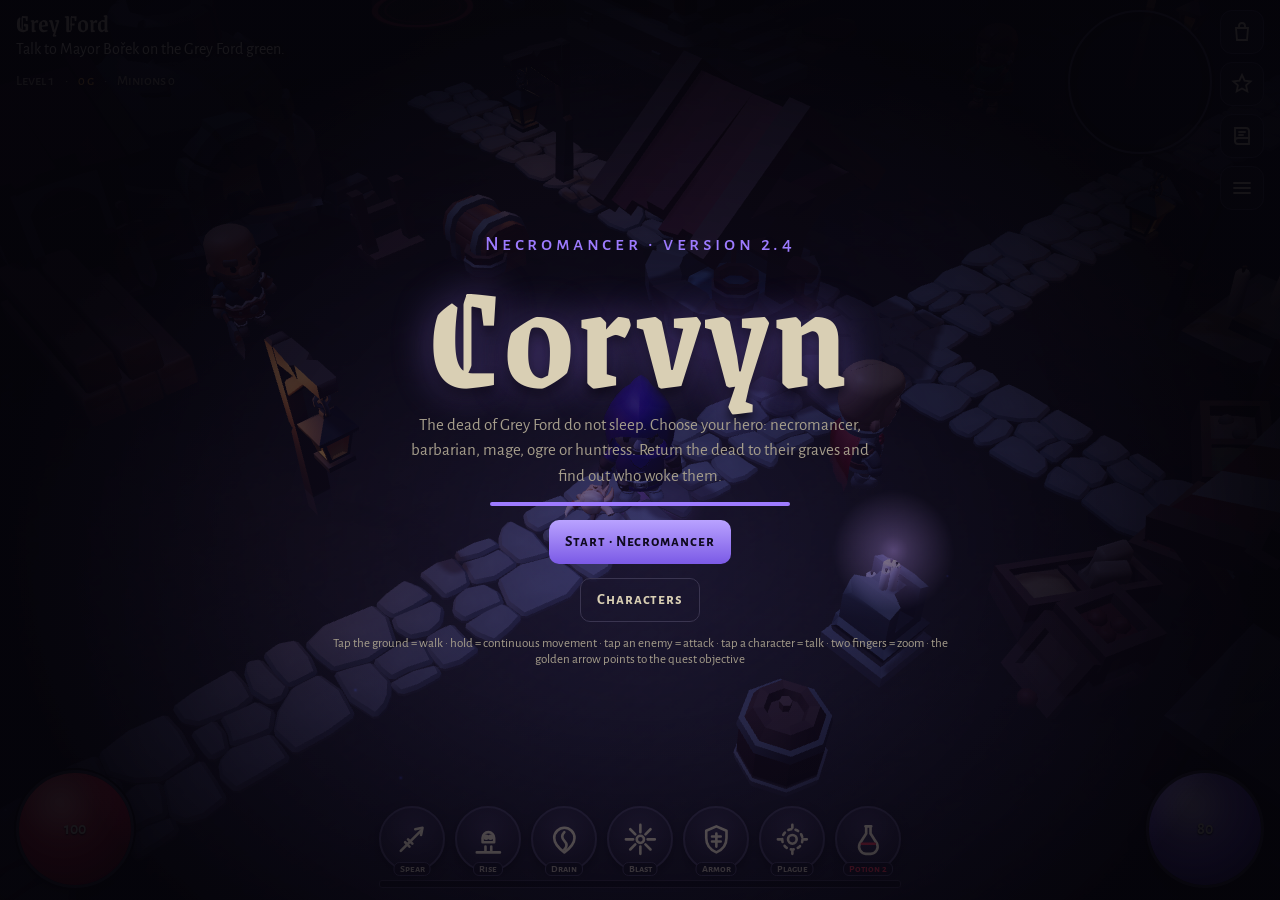
<file: site/index.html>
<!doctype html>
<html lang="cs">
<head>
<meta charset="utf-8">
<meta name="viewport" content="width=device-width,initial-scale=1,maximum-scale=1,user-scalable=no,viewport-fit=cover">
<link rel="manifest" href="manifest.webmanifest">
<link rel="icon" type="image/png" href="icons/icon-any-192.png">
<link rel="apple-touch-icon" href="icons/icon-180.png">
<meta name="mobile-web-app-capable" content="yes">
<meta name="apple-mobile-web-app-capable" content="yes">
<meta name="apple-mobile-web-app-status-bar-style" content="black-translucent">
<meta name="apple-mobile-web-app-title" content="Corvyn">
<meta name="theme-color" content="#0b0c14">
<title>Corvyn</title>
<meta name="claude:viewport-fit-sides" content="cover">
<link rel="stylesheet" href="fonts/fonts.css">
<style>
/* Layout: plná obrazovka hry, HUD připnutý k okrajům s bezpečnými zónami; panely jako listy grimoáru nad hrou */
:root{
  --night:#0b0c14; --ink:#e9e2d0; --ink-dim:#a59d8b; --ash:#1a1b26; --ash-edge:#3a3550;
  --soul:#9d7bff; --soul-deep:#5b3fc4; --blood:#c2263a; --ember:#f2a649; --bone:#d9cfb4; --moss:#7fbf8a;
  --r-common:#e9e2d0; --r-magic:#6fa8ff; --r-rare:#f2d34b; --r-unique:#ff8a3d;
  --f-display:"Grenze Gotisch",Georgia,serif; --f-ui:"Alegreya Sans",system-ui,sans-serif; --f-sc:"Alegreya Sans SC","Alegreya Sans",system-ui,sans-serif;
  color-scheme:dark;
}
[hidden]{display:none!important}
html,body{height:100%;margin:0;background:var(--night);color:var(--ink);overflow:hidden;font-family:var(--f-ui);-webkit-user-select:none;user-select:none;touch-action:none}
#game{position:fixed;inset:0;display:block;width:100%;height:100%}
#vignette{position:fixed;inset:0;pointer-events:none;background:radial-gradient(ellipse at 50% 45%,transparent 45%,rgba(4,3,10,.55) 80%,rgba(2,1,6,.85) 100%)}
#hurt{position:fixed;inset:0;pointer-events:none;opacity:0;background:radial-gradient(ellipse at center,transparent 40%,rgba(160,10,30,.55));transition:opacity .25s}
#fade{position:fixed;inset:0;background:#05040a;pointer-events:none;opacity:0;transition:opacity .45s;z-index:15}
#fx{position:fixed;inset:0;pointer-events:none;overflow:hidden}
.dmg{position:absolute;left:0;top:0;font-family:var(--f-sc);font-weight:700;font-size:clamp(15px,2.2vmin,22px);text-shadow:0 1px 0 #000,0 0 6px rgba(0,0,0,.8);white-space:nowrap;will-change:transform,opacity}
.hud{position:fixed;pointer-events:none;font-variant-numeric:tabular-nums}
.hud *{pointer-events:auto}
#top{top:0;left:0;right:0;display:flex;justify-content:space-between;align-items:flex-start;gap:12px;
  padding-top:calc(env(safe-area-inset-top,0px) + 10px);padding-left:max(16px,env(safe-area-inset-left,0px));padding-right:max(16px,env(safe-area-inset-right,0px))}
#quest{pointer-events:none;max-width:min(60vw,440px);display:grid;gap:4px}
#quest .q-title{font-family:var(--f-display);font-size:clamp(18px,3vmin,26px);color:var(--bone);text-shadow:0 2px 6px #000;line-height:1}
#quest .q-step{font-size:clamp(13px,1.8vmin,16px);color:var(--ink);text-shadow:0 1px 3px #000;text-wrap:pretty}
#quest .q-step b{color:var(--soul)}
#quest .q-nav{font:700 13px var(--f-sc);letter-spacing:.04em;color:var(--r-rare);text-shadow:0 1px 3px #000}
#quest .q-side{font-size:12.5px;color:var(--ink-dim);text-shadow:0 1px 2px #000}
#lvlrow{display:flex;flex-wrap:wrap;white-space:nowrap;gap:2px 10px;align-items:center;font-family:var(--f-sc);font-size:14px;color:var(--ink-dim);text-shadow:0 1px 2px #000;pointer-events:none}
#lvlrow .gold{color:var(--ember)}
#topright{display:flex;gap:8px;align-items:flex-start}
#minimap{width:clamp(96px,16vmin,140px);height:clamp(96px,16vmin,140px);border-radius:50%;border:2px solid var(--ash-edge);background:rgba(10,10,18,.6);box-shadow:0 0 0 3px rgba(0,0,0,.4),inset 0 0 18px rgba(0,0,0,.8);pointer-events:none}
.iconbtn{width:44px;height:44px;border-radius:12px;border:1px solid var(--ash-edge);background:rgba(20,18,32,.82);color:var(--bone);display:grid;place-items:center;cursor:pointer;position:relative;padding:0}
.iconbtn svg{width:24px;height:24px}
.iconbtn:focus-visible,.skill:focus-visible,.btn:focus-visible,#act:focus-visible{outline:2px solid var(--soul);outline-offset:2px}
.badge{position:absolute;top:-5px;right:-5px;min-width:18px;height:18px;border-radius:9px;background:var(--soul);color:#120a2a;font:700 11px/18px var(--f-ui);text-align:center;padding:0 4px}
#btncol{display:grid;gap:8px}
#bossbar{top:calc(env(safe-area-inset-top,0px) + clamp(100px,16vmin,150px));left:50%;transform:translateX(-50%);width:min(70vw,480px);text-align:center;pointer-events:none}
#bossbar .name{font-family:var(--f-display);font-size:clamp(18px,2.8vmin,24px);color:var(--bone);text-shadow:0 2px 4px #000}
#bossbar .bar,#tframe .bar{height:10px;border-radius:5px;background:rgba(0,0,0,.6);border:1px solid #5a2030;overflow:hidden;margin-top:4px}
#bossbar .fill,#tframe .fill{height:100%;background:linear-gradient(90deg,#7d1022,var(--blood));width:100%;transition:width .2s}
#tframe{top:calc(env(safe-area-inset-top,0px) + clamp(100px,16vmin,150px));left:50%;transform:translateX(-50%);width:min(56vw,300px);text-align:center;pointer-events:none}
#tframe .name{font:700 14px var(--f-sc);letter-spacing:.04em;color:var(--ink);text-shadow:0 1px 3px #000}
#tframe .name.elite{color:var(--r-rare)}
#tframe .bar{height:7px}
#bottom{left:0;right:0;bottom:0;display:flex;align-items:flex-end;justify-content:space-between;gap:10px;
  padding-bottom:calc(env(safe-area-inset-bottom,0px) + 12px);padding-left:max(16px,env(safe-area-inset-left,0px));padding-right:max(16px,env(safe-area-inset-right,0px));pointer-events:none}
.orb{--v:1;width:clamp(74px,13vmin,112px);aspect-ratio:1;max-width:100%;border-radius:50%;position:relative;overflow:hidden;border:3px solid #2b2638;box-shadow:0 0 0 2px #000,0 6px 16px rgba(0,0,0,.6),inset 0 0 14px rgba(0,0,0,.9);background:#08070c;pointer-events:none;flex:none}
.orb .liq{position:absolute;left:0;right:0;bottom:0;height:calc(var(--v)*100%);transition:height .15s}
.orb.shielded{border-color:#e9e0c8;box-shadow:0 0 0 2px #000,0 0 18px rgba(233,224,200,.55),inset 0 0 14px rgba(0,0,0,.9)}
.orb.hp .liq{background:radial-gradient(circle at 40% 30%,#ff5a6a,#a3122a 55%,#4a0612)}
.orb.mp.rage .liq{background:radial-gradient(circle at 40% 30%,#ffb070,#c2501a 55%,#4a1606)}
.orb.mp .liq{background:radial-gradient(circle at 40% 30%,#b89cff,#5b3fc4 55%,#1d1055)}
.orb .gloss{position:absolute;inset:0;background:radial-gradient(circle at 35% 25%,rgba(255,255,255,.35),transparent 35%)}
.orb .num{position:absolute;inset:0;display:grid;place-items:center;font:700 clamp(13px,2vmin,16px) var(--f-sc);text-shadow:0 1px 2px #000}
#center{flex:1;display:grid;gap:8px;justify-items:center;min-width:0;pointer-events:none}
#xp{width:min(100%,520px);height:6px;border-radius:3px;background:rgba(0,0,0,.6);border:1px solid #2b2638;overflow:hidden}
#xp .fill{height:100%;width:0;background:linear-gradient(90deg,#8f7a3a,var(--ember))}
#skills{display:flex;gap:clamp(5px,1.2vmin,10px);flex-wrap:wrap;justify-content:center}
.skill{--cd:0;width:clamp(48px,8.4vmin,66px);aspect-ratio:1;border-radius:50%;border:2px solid var(--ash-edge);background:radial-gradient(circle at 50% 35%,#2c2640,#110f1c);color:var(--bone);position:relative;cursor:pointer;padding:0;display:grid;place-items:center;box-shadow:0 4px 10px rgba(0,0,0,.6)}
.skill svg{width:56%;height:56%}
.skill::after{content:"";position:absolute;inset:-2px;border-radius:50%;background:conic-gradient(rgba(5,4,10,.78) calc(var(--cd)*360deg),transparent 0);pointer-events:none}
.skill.nomana{filter:saturate(.3) brightness(.7)}
.skill .key{position:absolute;bottom:-6px;left:50%;transform:translateX(-50%);font:700 10px var(--f-sc);background:#0d0b16;border:1px solid var(--ash-edge);border-radius:6px;padding:0 5px;color:var(--ink-dim);white-space:nowrap}
.skill.potion .key{color:var(--blood)}
.skill.locked{opacity:.35}
.skill.empty{border-style:dashed;opacity:.45}
.panel.wide{width:min(100%,640px)}
.btn.sm{min-height:36px;padding:6px 12px;font-size:13px}
.doll{display:grid;grid-template-columns:auto 1fr auto;gap:10px;align-items:center}
.dcol{display:grid;gap:10px}
.dcenter{min-height:250px;border-radius:14px;background:radial-gradient(ellipse at 50% 70%,rgba(91,63,196,.25),rgba(0,0,0,.25) 70%);border:1px solid #2a2638;overflow:hidden}
#dollCv{width:100%;height:250px;display:block;touch-action:none}
.eslot{width:76px;display:grid;justify-items:center;gap:2px;background:none;border:0;padding:0;cursor:pointer;color:var(--ink-dim)}
.eslot .ph{width:52px;height:52px;border-radius:8px;border:1px dashed var(--ash-edge);display:grid;place-items:center;font-size:10px;color:#5a5470}
.eslot .sl{font:700 10px var(--f-sc);letter-spacing:.06em;text-transform:uppercase}
.eslot.sel svg,.cell.sel svg{filter:drop-shadow(0 0 6px var(--soul))}
.grid{display:grid;grid-template-columns:repeat(auto-fill,minmax(58px,1fr));gap:6px}
.cell{position:relative;aspect-ratio:1;background:none;border:0;padding:0;cursor:pointer;display:grid;place-items:center}
.cell svg{width:100%;height:100%}
.cell .better{position:absolute;right:2px;top:0;color:#7fe08a;font-size:13px;text-shadow:0 1px 2px #000}
.cell .nouse{position:absolute;right:4px;top:1px;color:#ff7a7a;font-size:12px;font-weight:700}
.cell .pr{position:absolute;left:0;right:0;bottom:-2px;font:700 10px var(--f-sc);color:var(--ember);text-shadow:0 1px 2px #000}
.dhead{display:flex;gap:10px;align-items:center}
.setl{font-size:13px;color:var(--ink-dim);border-left:3px solid #5fd07a;padding-left:8px}
.r4{color:#5fd07a}
.bared{display:flex;gap:6px;flex-wrap:wrap;align-items:center}
.bslot{width:44px;height:44px;border-radius:50%;border:2px solid var(--ash-edge);background:radial-gradient(circle at 50% 35%,#2c2640,#110f1c);color:var(--bone);display:grid;place-items:center;cursor:pointer;padding:0}
.bslot svg{width:24px;height:24px}.bslot span{font:700 12px var(--f-sc);color:var(--ink-dim)}
.bslot.pick{border-color:var(--r-rare);box-shadow:0 0 10px rgba(242,211,75,.45)}
.skrow .col{display:grid;gap:6px;align-content:start}
.skrow .ic.pas{border-style:dashed;border-radius:12px}
.skrow.dim{opacity:.55}
.skrow .tag{font:700 10px var(--f-sc);letter-spacing:.08em;color:var(--ink-dim);text-transform:uppercase;margin-left:4px}
.skrow .meta{font-size:12px!important}.skrow .lock{color:#ff9a7a!important;font-size:12.5px!important}
#charSheet{z-index:40}
#joyZone{position:fixed;right:0;bottom:0;width:48vw;height:58vh;z-index:3;display:none;touch-action:none}
body.joyleft #joyZone{right:auto;left:0}
body.thumbs #joyZone{display:block}
#joyBase{position:fixed;width:124px;height:124px;margin:-62px 0 0 -62px;border-radius:50%;border:2px solid rgba(233,226,208,.35);background:radial-gradient(circle,rgba(157,123,255,.18),rgba(0,0,0,.25));z-index:4;pointer-events:none}
#joyKnob{position:absolute;left:50%;top:50%;width:54px;height:54px;border-radius:50%;background:radial-gradient(circle at 40% 35%,#cdb8ff,#6b45d0);box-shadow:0 4px 12px rgba(0,0,0,.6);transform:translate(-50%,-50%)}
#leftPad{display:none;left:0;bottom:0;width:min(46vw,300px);height:min(46vh,300px);padding-bottom:env(safe-area-inset-bottom,0px);z-index:5}
body.joyleft #leftPad{left:auto;right:0}
body.thumbs #leftPad{display:block}
body.thumbs #leftPad #skills{position:absolute;inset:0;display:block}
body.thumbs #leftPad .skill{position:absolute;transform:translate(-50%,50%);width:58px}
body.thumbs #leftPad .skill.atk{left:62px;bottom:62px;width:92px;border-color:#7d1022;background:radial-gradient(circle at 50% 35%,#5a1a26,#1a0a10)}
body.joyleft.thumbs #leftPad .skill.atk{left:calc(100% - 62px)}
#atkBtn.on{border-color:var(--blood);box-shadow:0 0 16px rgba(194,38,58,.6)}
.skill.atk{display:none}
body.thumbs .skill.atk{display:grid}
body.thumbs #bottom{top:calc(env(safe-area-inset-top,0px) + 112px);bottom:auto;right:auto;justify-content:flex-start;align-items:center;gap:8px;padding:0 0 0 max(16px,env(safe-area-inset-left,0px))}
body.thumbs #xp{width:110px}
body.thumbs .orb{width:52px;border-width:2px}body.thumbs .orb .num{font-size:12px}
body.thumbs #center{flex:0 0 auto;order:3}
body.thumbs #act{bottom:calc(env(safe-area-inset-bottom,0px) + 280px)}
body.thumbs #leftPad .skill:active{transform:translate(-50%,50%) scale(.94)}
body.thumbs #lvlrow{margin-bottom:62px}
body.thumbs #toast,body.thumbs #chan{bottom:calc(env(safe-area-inset-bottom,0px) + 330px)}
input#pfName{width:100%;box-sizing:border-box;background:#0d0c14;color:var(--ink);border:1px solid var(--ash-edge);border-radius:10px;padding:10px;font:16px var(--f-ui);-webkit-user-select:text;user-select:text}
.embs{display:grid;grid-template-columns:repeat(auto-fill,minmax(52px,1fr));gap:6px}
.emb{background:none;border:2px solid transparent;border-radius:10px;padding:2px;cursor:pointer;display:grid;place-items:center}
.emb.sel{border-color:var(--r-rare)}
.pfrow{display:grid;grid-template-columns:minmax(140px,1fr) 1fr;gap:12px}
.dcenter.pf{min-height:220px}#pfCv{width:100%;height:220px;display:block;touch-action:none}
.swatches{display:flex;flex-wrap:wrap;gap:8px}
.swatch{width:36px;height:36px;border-radius:50%;border:2px solid var(--ash-edge);cursor:pointer}
.swatch.sel{border-color:var(--r-rare);box-shadow:0 0 8px rgba(242,211,75,.5)}
table.lb{width:100%;border-collapse:collapse;font-size:14px}
table.lb td{padding:6px 4px;border-bottom:1px solid #24212f;vertical-align:middle}
table.lb td b{display:block;color:var(--bone)}
table.lb td.sc{text-align:right;font:700 15px var(--f-sc);color:var(--ember)}
table.lb tr.me td{background:rgba(157,123,255,.12)}
.achs{display:grid;gap:6px}
.ach{display:flex;gap:10px;align-items:center;border:1px solid #24212f;border-radius:10px;padding:8px 10px;opacity:.55}
.ach.got{opacity:1;border-color:#5a4a20}
.ach .ai{font-size:20px;color:var(--r-rare);width:22px;text-align:center}
.chars{display:grid;grid-template-columns:repeat(auto-fill,minmax(240px,1fr));gap:10px}
.ccard{border:1px solid var(--ash-edge);border-radius:14px;padding:12px;display:grid;gap:6px;background:rgba(0,0,0,.25)}
.ccard.cur{border-color:var(--soul)}
.ccard h3{margin:0;font-family:var(--f-display);font-size:26px;color:var(--bone);font-weight:700;line-height:1;display:flex;gap:8px;align-items:center}
.ccard h3 svg{width:28px;height:28px;color:var(--soul)}
.ccard p{margin:0;font-size:13.5px;color:var(--ink-dim);line-height:1.4}
.skill:active{transform:scale(.94)}
#act{position:fixed;left:50%;transform:translateX(-50%);bottom:calc(env(safe-area-inset-bottom,0px) + clamp(118px,21vmin,165px));font:700 16px var(--f-sc);letter-spacing:.05em;color:#120a2a;background:linear-gradient(180deg,#f3dfa8,#d1a94e);border:0;border-radius:24px;padding:10px 20px;min-height:44px;box-shadow:0 6px 16px rgba(0,0,0,.6),0 0 0 2px rgba(0,0,0,.4);cursor:pointer;z-index:5;max-width:calc(100vw - 32px);white-space:nowrap;overflow:hidden;text-overflow:ellipsis}
#toast{left:50%;bottom:calc(env(safe-area-inset-bottom,0px) + clamp(170px,30vmin,230px));transform:translateX(-50%);width:max-content;max-width:calc(100vw - 32px);pointer-events:none;text-align:center;display:grid;gap:6px}
.toast.hint{border-color:var(--r-rare);background:rgba(28,22,10,.9);max-width:min(92vw,520px);text-wrap:pretty}
.toast{font:500 clamp(14px,2vmin,18px) var(--f-ui);color:var(--ink);background:rgba(10,9,18,.8);border:1px solid var(--ash-edge);padding:6px 14px;border-radius:10px;animation:tin .25s ease-out}
@keyframes tin{from{opacity:0;transform:translateY(6px)}}
#banner{left:0;right:0;top:22%;text-align:center;pointer-events:none;opacity:0;transition:opacity .6s;padding-left:16px;padding-right:16px}
#banner .b1{font-family:var(--f-display);font-size:clamp(34px,8vmin,72px);color:var(--bone);text-shadow:0 0 24px rgba(157,123,255,.55),0 3px 6px #000;text-wrap:balance}
#banner .b2{font:500 clamp(14px,2.2vmin,20px) var(--f-sc);letter-spacing:.12em;color:var(--soul)}
.sheet{position:fixed;inset:0;display:grid;place-items:center;background:rgba(3,2,8,.62);z-index:20;
  padding-left:max(16px,env(safe-area-inset-left,0px));padding-right:max(16px,env(safe-area-inset-right,0px));padding-block:calc(env(safe-area-inset-top,0px) + 12px) calc(env(safe-area-inset-bottom,0px) + 12px)}
.sheet.low{place-items:end center}
.panel{width:min(100%,560px);max-height:100%;overflow:auto;background:linear-gradient(180deg,#1c1a28,#13121c);border:1px solid var(--ash-edge);border-radius:16px;padding:16px 18px;box-shadow:0 20px 60px rgba(0,0,0,.7);display:grid;gap:14px}
.panel h2{margin:0;font-family:var(--f-display);font-weight:700;font-size:30px;color:var(--bone);line-height:1}
.panel .head{display:flex;justify-content:space-between;align-items:center;gap:10px}
.lbl{font:700 12px var(--f-sc);letter-spacing:.1em;color:var(--ink-dim);text-transform:uppercase}
.btn{font:700 15px var(--f-sc);letter-spacing:.06em;color:#0f0a1f;background:linear-gradient(180deg,#b9a2ff,#7b5ae6);border:0;border-radius:10px;padding:10px 16px;cursor:pointer;min-height:44px}
.btn.ghost{background:transparent;color:var(--bone);border:1px solid var(--ash-edge)}
.btn.gold{background:linear-gradient(180deg,#f3dfa8,#d1a94e)}
.btn:disabled{opacity:.4}
.row{display:flex;gap:8px;flex-wrap:wrap}
.stats{display:grid;grid-template-columns:repeat(auto-fill,minmax(150px,1fr));gap:4px 16px;font-size:15px}
.stats div{display:flex;justify-content:space-between;gap:8px;border-bottom:1px solid #24212f;padding-block:3px}
.stats span:last-child{color:var(--bone);font-weight:700}
.slots{display:grid;grid-template-columns:repeat(3,1fr);gap:8px}
.slot{border:1px dashed var(--ash-edge);border-radius:12px;padding:8px;min-height:64px;display:grid;gap:2px;align-content:start;background:rgba(0,0,0,.25);min-width:0}
.slot .nm{font-weight:700;font-size:14px;line-height:1.15}
.sub{font-size:12px;color:var(--ink-dim)}
.bag{display:grid;grid-template-columns:repeat(auto-fill,minmax(120px,1fr));gap:8px}
.it{border:1px solid var(--ash-edge);border-radius:10px;padding:8px;background:rgba(0,0,0,.3);cursor:pointer;display:grid;gap:2px;text-align:left;color:inherit;font:inherit;min-width:0}
.it .nm{font-weight:700;font-size:14px;line-height:1.15}
.it.sel{outline:2px solid var(--soul)}
.it .price{font:700 12px var(--f-sc);color:var(--ember)}
.r0{color:var(--r-common)}.r1{color:var(--r-magic)}.r2{color:var(--r-rare)}.r3{color:var(--r-unique)}
.detail{border:1px solid var(--ash-edge);border-radius:12px;padding:10px 12px;display:grid;gap:6px;background:rgba(0,0,0,.25)}
.up{color:#7fe08a}.down{color:#ff7a7a}
.skrow{display:grid;grid-template-columns:52px 1fr auto;gap:12px;align-items:center;border-bottom:1px solid #24212f;padding-block:8px}
.skrow .ic{width:52px;height:52px;border-radius:50%;display:grid;place-items:center;border:2px solid var(--ash-edge);background:radial-gradient(circle at 50% 35%,#2c2640,#110f1c);color:var(--bone)}
.skrow .ic svg{width:28px;height:28px}
.skrow h3{margin:0;font:700 17px var(--f-ui);color:var(--bone)}
.skrow p{margin:2px 0 0;font-size:13.5px;color:var(--ink-dim);line-height:1.35}
.pip{display:inline-block;width:9px;height:9px;border-radius:50%;background:#2b2638;margin-right:3px}
.pip.on{background:var(--soul);box-shadow:0 0 6px var(--soul)}
/* dialog */
.dlg{width:min(100%,640px);background:linear-gradient(180deg,#1f1b2b,#14121d);border:1px solid #4b4262;border-radius:16px;padding:14px 18px 16px;box-shadow:0 20px 60px rgba(0,0,0,.75);display:grid;gap:10px;max-height:70vh;overflow:auto}
.dlg .who{display:flex;align-items:baseline;gap:10px;flex-wrap:wrap}
.dlg .who b{font-family:var(--f-display);font-size:26px;color:var(--bone);font-weight:700;line-height:1}
.dlg .who span{font:500 13px var(--f-sc);letter-spacing:.08em;color:var(--soul)}
.dlg p{margin:0;font-size:16.5px;line-height:1.5;color:var(--ink);max-width:62ch;text-wrap:pretty}
.dlg p i{color:var(--bone)}
.opts{display:grid;gap:6px}
.opt{text-align:left;font:500 15.5px var(--f-ui);color:var(--bone);background:rgba(255,255,255,.04);border:1px solid var(--ash-edge);border-radius:10px;padding:10px 12px;cursor:pointer;min-height:44px}
.opt:hover,.opt:focus-visible{border-color:var(--soul);outline:none}
.opt .q{color:var(--r-rare);font-weight:700;margin-right:6px}
/* deník */
.qcard{border:1px solid var(--ash-edge);border-radius:12px;padding:10px 12px;display:grid;gap:4px;background:rgba(0,0,0,.22)}
.qcard h3{margin:0;font:700 16px var(--f-ui);color:var(--bone)}
.qcard p{margin:0;font-size:14px;color:var(--ink-dim);line-height:1.4}
.qcard .st{font:700 11px var(--f-sc);letter-spacing:.1em;text-transform:uppercase}
.st.act{color:var(--soul)}.st.rdy{color:var(--r-rare)}.st.done{color:var(--moss)}
.wp{display:flex;justify-content:space-between;align-items:center;gap:10px;border-bottom:1px solid #24212f;padding-block:8px}
textarea{width:100%;box-sizing:border-box;min-height:84px;background:#0d0c14;color:var(--ink);border:1px solid var(--ash-edge);border-radius:10px;padding:8px;font:13px ui-monospace,monospace;resize:vertical;-webkit-user-select:text;user-select:text}
#title{position:fixed;inset:0;z-index:30;display:grid;place-items:center;text-align:center;background:radial-gradient(ellipse at 50% 60%,rgba(40,28,80,.35),rgba(5,4,10,.92) 70%);padding-left:max(16px,env(safe-area-inset-left,0px));padding-right:max(16px,env(safe-area-inset-right,0px))}
#title .wrap{display:grid;gap:14px;justify-items:center;max-width:620px}
#title h1{margin:0;font-family:var(--f-display);font-weight:700;font-size:clamp(64px,17vmin,150px);line-height:.85;color:var(--bone);letter-spacing:.02em;text-shadow:0 0 40px rgba(157,123,255,.45),0 6px 12px #000}
#title .sub{font:500 clamp(14px,2.4vmin,20px) var(--f-sc);letter-spacing:.18em;color:var(--soul)}
#title p{margin:0;color:var(--ink-dim);font-size:clamp(14px,2vmin,17px);line-height:1.5;max-width:52ch}
#loadbar{width:min(70vw,300px);height:4px;border-radius:2px;background:#1e1b2b;overflow:hidden}
#loadbar div{height:100%;width:0;background:var(--soul);transition:width .2s}
#title .hint{font-size:13px;color:var(--ink-dim)}
#death{position:fixed;inset:0;z-index:25;display:grid;place-items:center;text-align:center;background:radial-gradient(ellipse,rgba(60,0,10,.35),rgba(5,0,2,.85))}
#death h2{margin:0;font-family:var(--f-display);font-size:clamp(48px,12vmin,96px);color:#e3b8b8;text-shadow:0 4px 10px #000}
#death p{color:var(--ink-dim)}
#chan{position:fixed;left:50%;transform:translateX(-50%);bottom:calc(env(safe-area-inset-bottom,0px) + clamp(170px,30vmin,230px));width:min(60vw,260px);text-align:center;font:700 13px var(--f-sc);letter-spacing:.06em;color:var(--bone);text-shadow:0 1px 3px #000;pointer-events:none}
#chan .bar{height:8px;border-radius:4px;background:rgba(0,0,0,.6);border:1px solid var(--ash-edge);overflow:hidden;margin-top:4px}
#chan .fill{height:100%;width:0;background:linear-gradient(90deg,var(--soul-deep),var(--soul))}
@media (orientation:portrait) and (max-width:760px){body.thumbs #bottom{top:calc(env(safe-area-inset-top,0px) + 140px)}#bottom{flex-wrap:wrap;row-gap:10px}#center{order:-1;flex-basis:100%}.skill{width:min(11.3vw,56px)}#skills{gap:4px;flex-wrap:nowrap}#toast,#chan{bottom:calc(env(safe-area-inset-bottom,0px) + 250px)}#act{bottom:calc(env(safe-area-inset-bottom,0px) + 196px)}#quest{max-width:52vw}}
/* 2.4 */
.cell .worse{position:absolute;right:2px;top:0;color:#ff7a7a;font-size:12px;text-shadow:0 1px 2px #000}
.cell .lk{position:absolute;left:3px;top:1px;font-size:11px;filter:drop-shadow(0 1px 1px #000)}
.cell .sk{position:absolute;left:0;right:0;bottom:2px;font-size:9px;letter-spacing:1px;color:#c9b6ff;text-shadow:0 1px 2px #000;text-align:center;pointer-events:none}
.leg{color:#ff9a4a;font-size:14px;line-height:1.35}
.socks{display:flex;gap:8px;align-items:center;flex-wrap:wrap}
.sock{width:44px;height:44px;border-radius:10px;border:1px dashed var(--ash-edge);background:rgba(0,0,0,.3);color:var(--ink-dim);display:grid;place-items:center;cursor:pointer;font-size:18px;padding:0}
.sock.on{border-style:solid;border-color:#7a62c8}
.sockx{display:grid;gap:8px}
.runes{display:flex;flex-wrap:wrap;gap:8px}
.rune{display:flex;gap:8px;align-items:center;background:rgba(0,0,0,.3);border:1px solid var(--ash-edge);border-radius:10px;padding:6px 10px;color:var(--ink);font:inherit;font-size:13px;text-align:left;cursor:pointer;min-height:44px}
.rune.wide{grid-column:1/-1;cursor:default}.rune.wide .btn{margin-left:auto}
.rune small{color:var(--ink-dim)}
#runeBag{display:flex;flex-wrap:wrap;gap:4px 12px}
.rchip{display:inline-flex;align-items:center;gap:4px;font-size:12.5px;color:var(--ink-dim)}
.gamble{display:grid;grid-template-columns:repeat(auto-fill,minmax(150px,1fr));gap:8px}
.codex{display:grid;grid-template-columns:repeat(auto-fill,minmax(170px,1fr));gap:8px}
.cx{border:1px solid var(--ash-edge);border-radius:10px;padding:8px 10px;background:rgba(0,0,0,.25);display:grid;gap:2px;opacity:.5;align-content:start}
.cx.got{opacity:1}.cx b{color:var(--bone);font-size:14px}.cx p{margin:4px 0 0;font-size:12.5px;color:var(--ink-dim);line-height:1.35}
.hc{color:#ff6a6a;font:700 12px var(--f-sc);letter-spacing:.06em}
.lbm{background:none;border:0;color:var(--ink-dim);font-size:18px;cursor:pointer;padding:6px 10px;min-height:36px}
.fallen{grid-column:1/-1;display:grid;gap:4px;font-size:13px;color:var(--ink-dim)}
/* rozevřený Fold a tablety: panely vpravo, hra zůstane vidět */
@media (min-width:820px) and (min-height:560px){
  .sheet:not(.low){place-items:stretch end;background:rgba(3,2,8,.32)}
  .sheet:not(.low) .panel{width:min(46vw,560px);align-self:stretch;max-height:none;align-content:start}
  .sheet:not(.low) .panel.wide{width:min(52vw,660px)}
}

@media (prefers-reduced-motion:reduce){.toast{animation:none}#banner,#fade{transition:none}}
</style>
<script>if('serviceWorker' in navigator && (location.protocol==='https:'||location.hostname==='localhost') && !/claude|appassets/.test(location.hostname)) addEventListener('load',()=>navigator.serviceWorker.register('sw.js').catch(()=>{}));</script>
</head>
<body>

<canvas id="game" aria-label="Herní scéna Corvyn"></canvas>
<div id="vignette"></div><div id="hurt"></div><div id="fx"></div><div id="fade"></div>

<div class="hud" id="top">
  <div style="display:grid;gap:6px;pointer-events:none">
    <div id="quest"><div class="q-title" id="qTitle">Šedý brod</div><div class="q-step" id="qStep"></div><div class="q-nav" id="qNav"></div><div class="q-side" id="qSide"></div></div>
    <div id="lvlrow"><span id="lvl">Úroveň 1</span><span>·</span><span class="gold" id="gold">0 zl.</span><span>·</span><span id="mcount">Služebníci 0</span></div>
  </div>
  <div id="topright">
    <canvas id="minimap" width="140" height="140" aria-label="Mapa okolí"></canvas>
    <div id="btncol">
      <button class="iconbtn" id="bInv" aria-label="Výbava"><svg viewBox="0 0 24 24" fill="none" stroke="currentColor" stroke-width="1.8"><path d="M6 8h12l-1 12H7z"/><path d="M9 8V6a3 3 0 0 1 6 0v2"/></svg><span class="badge" id="invBadge" hidden>!</span></button>
      <button class="iconbtn" id="bSk" aria-label="Grimoár dovedností"><svg viewBox="0 0 24 24" fill="none" stroke="currentColor" stroke-width="1.8"><path d="M12 3l2.6 5.6 6 .7-4.5 4.1 1.2 6L12 16.5 6.7 19.4l1.2-6L3.4 9.3l6-.7z"/></svg><span class="badge" id="skBadge" hidden>1</span></button>
      <button class="iconbtn" id="bJr" aria-label="Deník úkolů"><svg viewBox="0 0 24 24" fill="none" stroke="currentColor" stroke-width="1.8" stroke-linecap="round"><path d="M5 4h11a3 3 0 0 1 3 3v13H8a3 3 0 0 1-3-3z"/><path d="M5 17a3 3 0 0 1 3-3h11M9 8h6M9 11h4"/></svg><span class="badge" id="jrBadge" hidden>!</span></button>
      <button class="iconbtn" id="bMenu" aria-label="Nabídka"><svg viewBox="0 0 24 24" fill="none" stroke="currentColor" stroke-width="1.8" stroke-linecap="round"><path d="M4 7h16M4 12h16M4 17h16"/></svg></button>
    </div>
  </div>
</div>

<div class="hud" id="bossbar" hidden><div class="name" id="bossName">Strážce krypty</div><div class="bar"><div class="fill" id="bossFill"></div></div></div>
<div class="hud" id="tframe" hidden><div class="name" id="tName"></div><div class="bar"><div class="fill" id="tFill"></div></div></div>
<div class="hud" id="toast"></div>
<div class="hud" id="banner"><div class="b1" id="b1"></div><div class="b2" id="b2"></div></div>
<div id="chan" hidden><span id="chanTxt">Lámu pečeť…</span><div class="bar"><div class="fill" id="chanFill"></div></div></div>
<button id="act" hidden>Mluvit</button>

<div id="joyZone" aria-label="Joystick pohybu"></div><div id="joyBase" hidden><div id="joyKnob"></div></div>
<div class="hud" id="leftPad"><button class="skill atk" id="atkBtn" aria-label="Útok"><svg viewBox="0 0 24 24" fill="none" stroke="currentColor" stroke-width="2" stroke-linecap="round"><path d="M5 19L19 5M15 5h4v4M9 15l-4 4M7 13l4 4"/></svg></button></div>
<div class="hud" id="bottom">
  <div class="orb hp" id="hpOrb"><div class="liq"></div><div class="gloss"></div><div class="num" id="hpNum">100</div></div>
  <div id="center">
    <div id="skills">
      <button class="skill potion" data-sk="potion" aria-label="Lektvar zdraví"><svg viewBox="0 0 24 24" fill="none" stroke="currentColor" stroke-width="1.8" stroke-linecap="round"><path d="M10 3h4M10.5 3v5L6 15a5 5 0 0 0 4.3 7h3.4A5 5 0 0 0 18 15l-4.5-7V3"/><path d="M7.5 15h9" stroke="#c2263a"/></svg><span class="key" id="potKey">Lektvar 2</span></button>
    </div>
    <div id="xp"><div class="fill" id="xpFill"></div></div>
  </div>
  <div class="orb mp" id="mpOrb"><div class="liq"></div><div class="gloss"></div><div class="num" id="mpNum">80</div></div>
</div>

<div class="sheet" id="invSheet" hidden><div class="panel wide" role="dialog" aria-label="Výbava">
  <div class="head"><h2>Výbava</h2><button class="btn ghost" data-close>Zavřít</button></div>
  <div class="doll"><div class="dcol" id="dollL"></div><div class="dcenter"><canvas id="dollCv" aria-label="Postava, otočíš tažením"></canvas></div><div class="dcol" id="dollR"></div></div>
  <div id="setInfo" style="display:grid;gap:4px"></div>
  <div id="detail" class="detail" hidden></div>
  <div class="head"><div class="lbl">Brašna <span id="bagCount"></span></div><div class="row"><button class="btn ghost sm" id="bJunk">Prodat nepotřebné</button><button class="btn ghost sm" id="bSort">Seřadit</button></div></div>
  <div class="grid" id="bag"></div>
  <div class="lbl">Runy</div><div id="runeBag"></div>
  <div class="lbl">Vlastnosti</div><div class="stats" id="stats"></div>
</div></div>
<div class="sheet" id="skSheet" hidden><div class="panel wide" role="dialog" aria-label="Grimoár">
  <div class="head"><h2 id="skTitle">Grimoár</h2><button class="btn ghost" data-close>Zavřít</button></div>
  <div class="lbl" id="spLeft">Body dovedností: 0</div>
  <div class="bared" id="barEd"></div>
  <div class="row" id="brTabs"></div>
  <div id="skList"></div>
</div></div>
<div class="sheet" id="stashSheet" hidden><div class="panel wide" role="dialog" aria-label="Truhla">
  <div class="head"><h2>Truhla</h2><button class="btn ghost" data-close>Zavřít</button></div>
  <p class="sub" style="margin:0;font-size:14px">Klepnutím přesuneš předmět mezi truhlou a brašnou. Truhlu sdílejí všechny tvoje postavy.</p>
  <div class="head"><div class="lbl">Truhla <span id="stCount"></span></div><button class="btn ghost sm" id="bStSort">Seřadit</button></div>
  <div class="grid" id="stashGrid"></div>
  <div class="lbl">Brašna <span id="stBagCount"></span></div>
  <div class="grid" id="stashBag"></div>
</div></div>
<div class="sheet" id="charSheet" hidden><div class="panel wide" role="dialog" aria-label="Postavy">
  <div class="head"><h2>Postavy</h2><button class="btn ghost" data-close>Zavřít</button></div>
  <p class="sub" style="margin:0;font-size:14px">Každá postava má vlastní příběh a výbavu. Truhla ve vesnici je společná.</p>
  <div class="chars" id="charList"></div>
</div></div>
<div class="sheet" id="jrSheet" hidden><div class="panel" role="dialog" aria-label="Deník úkolů">
  <div class="head"><h2>Deník</h2><button class="btn ghost" data-close>Zavřít</button></div>
  <div class="lbl">Hlavní příběh</div><div id="jrMain"></div>
  <div class="lbl">Vedlejší úkoly</div><div id="jrSide" style="display:grid;gap:8px"></div>
</div></div>
<div class="sheet" id="wpSheet" hidden><div class="panel" role="dialog" aria-label="Svatyně">
  <div class="head"><h2>Svatyně</h2><button class="btn ghost" data-close>Zavřít</button></div>
  <p style="margin:0;color:var(--ink-dim)">Svatyně jsou propojené. Vyber místo, kam tě kosti přenesou.</p>
  <div id="wpList"></div>
</div></div>
<div class="sheet" id="shopSheet" hidden><div class="panel" role="dialog" aria-label="Obchod">
  <div class="head"><h2 id="shopTitle">Kovárna</h2><button class="btn ghost" data-close>Zavřít</button></div>
  <div class="row"><button class="btn" id="tabBuy">Koupit</button><button class="btn ghost" id="tabSell">Prodat</button><button class="btn ghost" id="tabCraft">Kovat</button><button class="btn ghost" id="tabRunes">Runy</button><span class="sub" style="margin-left:auto;align-self:center" id="shopGold"></span></div>
  <div id="shopDetail" class="detail" hidden></div>
  <div class="row" id="shopTools"></div><div class="grid" id="shopList"></div>
</div></div>
<div class="sheet" id="menuSheet" hidden><div class="panel" role="dialog" aria-label="Nabídka">
  <div class="head"><h2>Nabídka</h2><button class="btn ghost" data-close>Zavřít</button></div>
  <div class="row"><button class="btn ghost" id="bSnd">Zvuk: zapnutý</button><button class="btn ghost" id="bMus">Hudba: zapnutá</button><button class="btn ghost" id="bQual">Kvalita: vysoká</button><button class="btn ghost" id="bLang">Jazyk: Čeština</button><button class="btn ghost" id="bNav">Ukazatel cíle: zapnutý</button><button class="btn ghost" id="bVib">Vibrace: zapnuté</button><button class="btn ghost" id="bLoot">Kořist: sbírat vše</button></div>
  <div class="row"><button class="btn" id="bProfile">Profil</button><button class="btn ghost" id="bLB">Žebříček</button><button class="btn ghost" id="bAch">Úspěchy</button><button class="btn ghost" id="bCodex">Kodex</button></div>
  <div class="lbl">Ovládání</div>
  <div class="row"><button class="btn ghost" id="bCtl">Ovládání: joystick</button><button class="btn ghost" id="bSide">Joystick: vpravo</button></div>
  <div class="lbl">Záloha postupu</div>
  <p style="margin:0;font-size:14px;color:var(--ink-dim)">Postup všech postav se ukládá v tomto zařízení. Kód zálohy si zkopíruj a ulož, například do poznámek. Vložením kódu postup obnovíš i na jiném zařízení.</p>
  <textarea id="saveCode" aria-label="Kód zálohy" spellcheck="false"></textarea>
  <div class="row"><button class="btn" id="bCopy">Zkopírovat kód</button><button class="btn ghost" id="bLoadCode">Načíst vložený kód</button></div>
  <div class="lbl">Postavy</div>
  <div class="row"><button class="btn ghost" id="bSwitch">Změnit postavu</button><button class="btn ghost" id="bReset">Smazat tuto postavu</button><span class="sub" id="resetHint" style="align-self:center"></span></div>
</div></div>
<div class="sheet" id="pfSheet" hidden><div class="panel wide" role="dialog" aria-label="Profil">
  <div class="head"><h2>Profil</h2><button class="btn ghost" data-close>Zavřít</button></div>
  <div class="lbl">Jméno v žebříčku</div><input id="pfName" maxlength="20" autocomplete="off" spellcheck="false" placeholder="Tvé jméno">
  <div class="lbl">Erb</div><div class="embs" id="pfEmblems"></div>
  <div class="lbl">Vzhled postavy</div>
  <div class="pfrow"><div class="dcenter pf"><canvas id="pfCv" aria-label="Náhled postavy"></canvas></div><div style="display:grid;gap:10px;align-content:start"><div class="swatches" id="pfColors"></div><button class="btn ghost sm" id="pfHat">Pokrývka hlavy</button><button class="btn ghost sm" id="pfCape">Plášť</button><button class="btn ghost sm" id="pfPet">Havran</button></div></div>
</div></div>
<div class="sheet" id="lbSheet" hidden><div class="panel wide" role="dialog" aria-label="Žebříček">
  <div class="head"><h2>Žebříček</h2><button class="btn ghost" data-close>Zavřít</button></div>
  <div class="row" id="lbTabs"></div><div id="lbList"></div>
</div></div>
<div class="sheet" id="achSheet" hidden><div class="panel wide" role="dialog" aria-label="Úspěchy">
  <div class="head"><h2>Úspěchy <span class="sub" id="achCount"></span></h2><button class="btn ghost" data-close>Zavřít</button></div>
  <div id="achList" class="achs"></div>
</div></div>
<div class="sheet" id="xSheet" hidden><div class="panel wide" role="dialog" aria-label="Corvyn">
  <div class="head"><h2 id="xTitle">Corvyn</h2><button class="btn ghost" data-close>Zavřít</button></div>
  <div id="xBody" style="display:grid;gap:10px"></div>
</div></div>
<div class="sheet low" id="dlgSheet" hidden><div class="dlg" role="dialog" aria-label="Rozhovor">
  <div class="who"><b id="dlgWho"></b><span id="dlgRole"></span></div>
  <p id="dlgText"></p>
  <div class="opts" id="dlgOpts"></div>
</div></div>

<div id="death" hidden><div style="display:grid;gap:12px;justify-items:center;padding:16px"><h2>Padl jsi</h2><p id="deathTxt"></p><button class="btn" id="bRise">Povstat u svatyně</button></div></div>

<div id="title"><div class="wrap">
  <div class="sub" id="tSub">verze 2.4</div>
  <h1>Corvyn</h1>
  <p>Mrtví v Šedém brodu nespí. Zvol si hrdinu: nekromanta, barbara, mága, zlobra, nebo lovkyni. Vrať mrtvé do hrobů a najdi, kdo je probudil.</p>
  <div id="loadbar"><div></div></div>
  <button class="btn" id="bStart" disabled>Načítám…</button>
  <button class="btn ghost" id="bChars" hidden>Postavy</button>
  <div class="hint">Klepnutí na zem = chůze · držení = plynulý pohyb · klepnutí na nepřítele = útok · klepnutí na postavu = rozhovor · dvěma prsty přiblížení · zlatá šipka ukazuje cíl úkolu</div>
</div></div>

<script type="importmap">{"imports":{"three":"./lib/three/build/three.module.js","three/addons/":"./lib/three/examples/jsm/"}}</script>
<script type="module">
import * as THREE from 'three';
import { GLTFLoader } from 'three/addons/loaders/GLTFLoader.js';
import { MeshoptDecoder } from 'three/addons/libs/meshopt_decoder.module.js';
import { clone as skClone } from 'three/addons/utils/SkeletonUtils.js';
import { mergeGeometries } from 'three/addons/utils/BufferGeometryUtils.js';

// ═════════════════════════ pomocné ═════════════════════════
const $ = s => document.querySelector(s);
const rand = (a,b) => a + Math.random()*(b-a);
const pick = a => a[(Math.random()*a.length)|0];
const clamp = (v,a,b) => Math.max(a, Math.min(b, v));
const dist2 = (a,b) => Math.hypot(a.x-b.x, a.z-b.z);
const lerpAngle = (a,b,t) => { let d=((b-a+Math.PI)%(Math.PI*2)+Math.PI*2)%(Math.PI*2)-Math.PI; return a+d*t; };
function mulberry(seed){ return () => { seed|=0; seed=seed+0x6D2B79F5|0; let t=Math.imul(seed^seed>>>15,1|seed); t=t+Math.imul(t^t>>>7,61|t)^t; return ((t^t>>>14)>>>0)/4294967296; }; }
const store = { get(k){ try{ return JSON.parse(localStorage.getItem(k)); }catch(e){ return null; } }, set(k,v){ try{ localStorage.setItem(k, JSON.stringify(v)); }catch(e){} } };
// ─── jazyky ───
const LNG = (()=>{ const s=store.get('corvyn-lang'); if (['cs','en','es'].includes(s)) return s; const n=(navigator.language||'cs').slice(0,2).toLowerCase(); return n==='cs'||n==='sk'? 'cs' : n==='es'? 'es' : 'en'; })();
let DICT=null; if (LNG!=='cs'){ try{ const r=await fetch(`assets/lang_${LNG}.txt`); if (r.ok) DICT=JSON.parse(await r.text()); }catch(e){} }
function TR(strs, ...vals){ const key=strs.join('{}'); const t=DICT && DICT[key]; if (!t){ let o=strs[0]; for (let i=0;i<vals.length;i++) o+=vals[i]+strs[i+1]; return o; } return t.replace(/\{(\d+)\}/g, (_,i)=> vals[+i]); }
const TRS = s => (DICT && s && DICT[s]) || s;
function i18nDom(root=document.body){ if (!DICT) return; const w=document.createTreeWalker(root, NodeFilter.SHOW_TEXT); const nodes=[]; while (w.nextNode()) nodes.push(w.currentNode);
  for (const n of nodes){ if (n.parentElement && /^(SCRIPT|STYLE)$/.test(n.parentElement.tagName)) continue; const t=n.nodeValue.trim(); if (t && DICT[t]) n.nodeValue=n.nodeValue.replace(t, DICT[t]); }
  for (const el of root.querySelectorAll('[aria-label],[placeholder]')) for (const a of ['aria-label','placeholder']){ const v=el.getAttribute(a); if (v && DICT[v]) el.setAttribute(a, DICT[v]); } }
i18nDom(); document.documentElement.lang=LNG;
const LANGNAME = { cs:'Čeština', en:'English', es:'Español' };
const V3 = (x,y,z) => new THREE.Vector3(x,y,z);

// ═════════════════════════ renderer ═════════════════════════
const canvas = $('#game');
const renderer = new THREE.WebGLRenderer({ canvas, antialias:true, powerPreference:'high-performance' });
let quality = store.get('corvyn-q') ?? 1;
renderer.outputColorSpace = THREE.SRGBColorSpace;
renderer.toneMapping = THREE.ACESFilmicToneMapping;
renderer.toneMappingExposure = 1.12;
renderer.shadowMap.enabled = true;
renderer.shadowMap.type = THREE.PCFSoftShadowMap;
const scene = new THREE.Scene();
scene.background = new THREE.Color(0x0d0f1b);
scene.fog = new THREE.FogExp2(0x0d0f1b, 0.026);
const camera = new THREE.PerspectiveCamera(42, 1, 1.0, 170);
const cam = { dist: 19, minD: 10, maxD: 26, az: Math.PI*0.25, el: 0.92, look: new THREE.Vector3() };
function applyQuality(){ renderer.setPixelRatio(Math.min(devicePixelRatio, quality? 1.75 : 1)); moon.shadow.mapSize.set(quality?1024:512, quality?1024:512); if (moon.shadow.map){ moon.shadow.map.dispose(); moon.shadow.map=null; } resize(); }
function resize(){ const w=innerWidth, h=innerHeight; renderer.setSize(w,h,false); camera.aspect=w/h; camera.fov = w<h ? 54 : 42; camera.updateProjectionMatrix(); particles.mat.uniforms.uScale.value = h*renderer.getPixelRatio()/2; }

const hemi = new THREE.HemisphereLight(0x6f78b8, 0x241812, 0.5); scene.add(hemi);
const moon = new THREE.DirectionalLight(0xaab8ff, 0.85);
moon.castShadow = true; moon.shadow.mapSize.set(1024,1024);
Object.assign(moon.shadow.camera, { left:-20, right:20, top:20, bottom:-20, near:1, far:70 });
moon.shadow.bias = -0.0006; moon.shadow.normalBias = 0.05;
scene.add(moon, moon.target);
const heroLight = new THREE.PointLight(0x9a7dff, 3.2, 8, 2); scene.add(heroLight);

// ═════════════════════════ textury v kódu ═════════════════════════
function canvasTex(size, draw, repeat){ const c=document.createElement('canvas'); c.width=c.height=size; const g=c.getContext('2d'); draw(g,size);
  const t=new THREE.CanvasTexture(c); t.colorSpace=THREE.SRGBColorSpace; if(repeat){ t.wrapS=t.wrapT=THREE.RepeatWrapping; t.repeat.set(repeat,repeat); } t.anisotropy=4; return t; }
function groundTexture(seed, base, blots){ return canvasTex(512,(g,s)=>{ g.fillStyle=base; g.fillRect(0,0,s,s); const r=mulberry(seed);
  for(let i=0;i<2600;i++){ const x=r()*s,y=r()*s,rad=2+r()*14; const b=blots[(r()*blots.length)|0]; g.fillStyle=`rgba(${b[0]+r()*14|0},${b[1]+r()*14|0},${b[2]+r()*10|0},${b[3]+r()*.3})`; g.beginPath(); g.arc(x,y,rad,0,7); g.fill(); }
  for(let i=0;i<500;i++){ const b=blots[0]; g.strokeStyle=`rgba(${b[0]+30},${b[1]+36},${b[2]+16},.35)`; g.lineWidth=1; const x=r()*s,y=r()*s; g.beginPath(); g.moveTo(x,y); g.lineTo(x+r()*4-2,y-3-r()*5); g.stroke(); } }, 14); }
const GROUND = {
  grave: groundTexture(7,'#2a2620',[[48,56,38,.25],[20,17,14,.3],[70,64,52,.12]]),
  forest:groundTexture(11,'#1f2a1c',[[40,62,34,.3],[16,22,14,.35],[58,52,36,.15]]),
  village:groundTexture(5,'#2c2a1f',[[56,66,38,.25],[44,36,26,.3],[78,70,52,.14]]),
};
const glowTex = canvasTex(64,(g,s)=>{ const gr=g.createRadialGradient(s/2,s/2,0,s/2,s/2,s/2); gr.addColorStop(0,'rgba(255,255,255,1)'); gr.addColorStop(.25,'rgba(255,255,255,.6)'); gr.addColorStop(1,'rgba(255,255,255,0)'); g.fillStyle=gr; g.fillRect(0,0,s,s); });
const mistTex = canvasTex(256,(g,s)=>{ const r=mulberry(3); for(let i=0;i<60;i++){ const x=s/2+(r()-.5)*s*.6,y=s/2+(r()-.5)*s*.6,rad=s*(.12+r()*.22); const gr=g.createRadialGradient(x,y,0,x,y,rad); gr.addColorStop(0,'rgba(170,180,230,.10)'); gr.addColorStop(1,'rgba(170,180,230,0)'); g.fillStyle=gr; g.fillRect(0,0,s,s);} });
const ringTex = canvasTex(128,(g,s)=>{ g.strokeStyle='rgba(255,255,255,.95)'; g.lineWidth=7; g.beginPath(); g.arc(s/2,s/2,s/2-8,0,7); g.stroke(); g.lineWidth=2; g.globalAlpha=.5; g.beginPath(); g.arc(s/2,s/2,s/2-20,0,7); g.stroke(); });
function glyphTex(ch, color){ return canvasTex(128,(g,s)=>{ g.font='bold 104px Georgia,serif'; g.textAlign='center'; g.textBaseline='middle'; g.lineWidth=10; g.strokeStyle='rgba(0,0,0,.85)'; g.strokeText(ch,s/2,s/2+6); g.fillStyle=color; g.fillText(ch,s/2,s/2+6); }); }
const markTex = { '!': glyphTex('!','#f2d34b'), '?': glyphTex('?','#f2d34b') };

// ═════════════════════════ částice ═════════════════════════
const particles = (() => {
  const N = 2200; const geo = new THREE.BufferGeometry();
  const pos = new Float32Array(N*3), col = new Float32Array(N*3), size = new Float32Array(N), alpha = new Float32Array(N);
  geo.setAttribute('position', new THREE.BufferAttribute(pos,3)); geo.setAttribute('color', new THREE.BufferAttribute(col,3));
  geo.setAttribute('size', new THREE.BufferAttribute(size,1)); geo.setAttribute('alpha', new THREE.BufferAttribute(alpha,1));
  const mat = new THREE.ShaderMaterial({ transparent:true, depthWrite:false, blending:THREE.AdditiveBlending, fog:false, uniforms:{ uScale:{value:400}, uMap:{value:glowTex} },
    vertexShader:TR`attribute float size; attribute float alpha; attribute vec3 color; varying vec3 vC; varying float vA; uniform float uScale;
      void main(){ vC=color; vA=alpha; vec4 mv=modelViewMatrix*vec4(position,1.); gl_PointSize=size*uScale/-mv.z; gl_Position=projectionMatrix*mv; }`,
    fragmentShader:`uniform sampler2D uMap; varying vec3 vC; varying float vA; void main(){ vec4 t=texture2D(uMap,gl_PointCoord); gl_FragColor=vec4(vC*t.a*vA,t.a*vA); }` });
  const pts = new THREE.Points(geo, mat); pts.frustumCulled = false; pts.renderOrder = 5; scene.add(pts);
  const P = []; for(let i=0;i<N;i++) P.push({life:0,max:1,x:0,y:-99,z:0,vx:0,vy:0,vz:0,s:1,r:1,g:1,b:1,grav:0,drag:0,fade:1});
  let head = 0; const C = new THREE.Color();
  function emit(p, o={}){ const n=o.count||10; C.set(o.color||0xffffff);
    for(let k=0;k<n;k++){ const q=P[head]; head=(head+1)%N; const sp=(o.speed??2)*(0.4+Math.random()*0.6); const a=Math.random()*Math.PI*2, u=(o.up??0.5)+Math.random()*(o.spreadY??1); const sxz=o.spread??1;
      q.x=p.x+(Math.random()-.5)*(o.jitter||0); q.y=p.y+(Math.random()-.5)*(o.jitter||0)*0.5; q.z=p.z+(Math.random()-.5)*(o.jitter||0);
      q.vx=Math.cos(a)*sp*sxz+(o.vx||0); q.vz=Math.sin(a)*sp*sxz+(o.vz||0); q.vy=u*sp+(o.vy||0);
      q.max=q.life=(o.life||0.8)*(0.6+Math.random()*0.6); q.s=(o.size||0.35)*(0.6+Math.random()*0.8); q.grav=o.grav??0; q.drag=o.drag??1.5;
      const v=o.vary??0.15; q.r=clamp(C.r+(Math.random()-.5)*v,0,1); q.g=clamp(C.g+(Math.random()-.5)*v,0,1); q.b=clamp(C.b+(Math.random()-.5)*v,0,1); q.fade=o.fade??1; } }
  function update(dt){ for(let i=0;i<N;i++){ const q=P[i];
      if(q.life>0){ q.life-=dt; const d=Math.exp(-q.drag*dt); q.vx*=d; q.vy=q.vy*d-q.grav*dt; q.vz*=d; q.x+=q.vx*dt; q.y+=q.vy*dt; q.z+=q.vz*dt;
        const t=Math.max(0,q.life/q.max); pos[i*3]=q.x; pos[i*3+1]=q.y; pos[i*3+2]=q.z; col[i*3]=q.r; col[i*3+1]=q.g; col[i*3+2]=q.b; size[i]=q.s*(0.5+0.5*t); alpha[i]=Math.min(1,t*1.6)*q.fade; }
      else if(alpha[i]!==0){ alpha[i]=0; pos[i*3+1]=-99; } }
    geo.attributes.position.needsUpdate=geo.attributes.color.needsUpdate=geo.attributes.size.needsUpdate=geo.attributes.alpha.needsUpdate=true; }
  function clear(){ for (const q of P) q.life=0; }
  return { emit, update, mat, clear };
})();

// ═════════════════════════ zvuk ═════════════════════════
const audio = { ctx:null, on: store.get('corvyn-snd') ?? true, music: store.get('corvyn-mus') ?? true, master:null };
function initAudio(){ if(audio.ctx) return; try{ const C=window.AudioContext||window.webkitAudioContext; audio.ctx=new C(); audio.master=audio.ctx.createGain(); audio.master.gain.value=audio.on? .5:0; audio.master.connect(audio.ctx.destination); const a=audio.ctx; audio.rev=a.createConvolver(); const L=a.sampleRate*2.4, ir=a.createBuffer(2,L,a.sampleRate); for (let c=0;c<2;c++){ const d=ir.getChannelData(c); for (let i=0;i<L;i++) d[i]=(Math.random()*2-1)*Math.pow(1-i/L,2.6); } audio.rev.buffer=ir; audio.revIn=a.createGain(); audio.revIn.gain.value=.32; audio.revIn.connect(audio.rev).connect(audio.master); audio.mus=a.createGain(); audio.mus.gain.value=audio.music? .9:0; audio.mus.connect(audio.master); audio.mus.connect(audio.revIn); ambient(); startMusic(); }catch(e){} }
function noiseBuf(sec){ const a=audio.ctx, b=a.createBuffer(1,a.sampleRate*sec,a.sampleRate), d=b.getChannelData(0); for(let i=0;i<d.length;i++) d[i]=Math.random()*2-1; return b; }
function sfx(type){ const a=audio.ctx; if(!a||!audio.on) return; const t=a.currentTime; const out=a.createGain(); out.connect(audio.master); if (audio.revIn) out.connect(audio.revIn);
  const osc=(f0,f1,dur,wave='sine',vol=.3,dl=0)=>{ const o=a.createOscillator(), g=a.createGain(); o.type=wave; o.frequency.setValueAtTime(f0,t+dl); o.frequency.exponentialRampToValueAtTime(Math.max(20,f1),t+dl+dur); g.gain.setValueAtTime(0.0001,t); g.gain.setValueAtTime(vol,t+dl); g.gain.exponentialRampToValueAtTime(.001,t+dl+dur); o.connect(g).connect(out); o.start(t); o.stop(t+dl+dur+.02); };
  const nz=(dur,freq,q=1,vol=.3,type='bandpass')=>{ const s=a.createBufferSource(); s.buffer=noiseBuf(dur); const f=a.createBiquadFilter(); f.type=type; f.frequency.value=freq; f.Q.value=q; const g=a.createGain(); g.gain.setValueAtTime(vol,t); g.gain.exponentialRampToValueAtTime(.001,t+dur); s.connect(f).connect(g).connect(out); s.start(t); };
  switch(type){
    case 'bolt': osc(880,220,.25,'triangle',.12); nz(.2,2400,2,.08); break;
    case 'spear': osc(500,90,.35,'sawtooth',.08); nz(.3,1500,1,.15); break;
    case 'hit': nz(.12,900,1.5,.22); osc(160,60,.12,'square',.05); break;
    case 'bone': nz(.35,2600,4,.18); osc(300,80,.3,'triangle',.08); break;
    case 'raise': osc(110,330,1.1,'sawtooth',.06); osc(55,110,1.2,'sine',.15); nz(1,600,.7,.1); break;
    case 'blast': nz(.6,300,.6,.45,'lowpass'); osc(90,30,.6,'sine',.4); break;
    case 'drain': osc(220,440,.5,'sine',.08); break;
    case 'pickup': osc(1320,1760,.18,'sine',.12); osc(1980,2640,.25,'sine',.06); break;
    case 'gold': osc(2200,2400,.08,'square',.04); osc(2600,2900,.12,'square',.03); break;
    case 'level': [523,659,784,1046].forEach((f,i)=> osc(f,f*1.01,.6,'triangle',.14,i*.09)); break;
    case 'quest': [392,523,659].forEach((f,i)=> osc(f,f,.5,'triangle',.12,i*.12)); break;
    case 'hurt': osc(220,110,.2,'sawtooth',.08); break;
    case 'potion': osc(400,800,.3,'sine',.1); nz(.25,3000,3,.05); break;
    case 'boss': osc(60,40,2,'sawtooth',.15); nz(2,200,.5,.2,'lowpass'); break;
    case 'talk': osc(330,300,.12,'triangle',.06); break;
    case 'door': nz(.8,180,.6,.35,'lowpass'); osc(70,45,.8,'sawtooth',.06); break;
    case 'seal': osc(660,1320,.8,'sine',.12); nz(.6,4000,4,.08); osc(110,55,1,'sawtooth',.08); break;
    case 'xbow': nz(.1,1800,3,.15); osc(700,200,.1,'square',.05); break;
    case 'swing': nz(.22,1200,.8,.2,'bandpass'); osc(240,90,.18,'triangle',.05); break;
    case 'fire': nz(.5,700,.5,.3,'lowpass'); osc(140,60,.4,'sawtooth',.06); break;
    case 'ice': osc(1760,880,.3,'sine',.07); osc(2640,1320,.25,'sine',.05,.04); nz(.3,6000,6,.06); break;
    case 'thunder': nz(.9,160,.4,.5,'lowpass'); nz(.15,4000,1,.2); break;
  } }
const MOOD = { hrebeny:[49,56,61,64], vez:[37,44,49,52], prusmyk:[52,59,64,67], dul:[38,45,50,53], kobka:[41,48,53,56], vesnice:[57,64,69,72], les:[50,57,62,65], hrbitov:[45,52,57,60], krypta:[40,47,52,55], bazina:[47,54,59,62], hrad:[43,50,55,58] };
let pad=null; function setMood(z){ if (!audio.ctx || !pad) return; const notes=MOOD[z]||MOOD.hrbitov; const t=audio.ctx.currentTime; pad.forEach((o,i)=>{ o.frequency.setTargetAtTime(440*Math.pow(2,(notes[i]-69)/12)/2, t, 1.5); }); }
let musT=null, musStep=0;
function startMusic(){ if (musT) return; musT=setInterval(()=>{ const a=audio.ctx; if (!a || !audio.on || !audio.music || a.state!=='running') return; const t=a.currentTime+.05; const notes=MOOD[Z.id]||MOOD.hrbitov; const boss=!$('#bossbar').hidden; musStep++;
  const note=(m,dur,vol,wave='triangle',dl=0)=>{ const o=a.createOscillator(), g=a.createGain(); o.type=wave; o.frequency.value=440*Math.pow(2,(m-69)/12); g.gain.setValueAtTime(0.0001,t+dl); g.gain.linearRampToValueAtTime(vol,t+dl+.04); g.gain.exponentialRampToValueAtTime(.0005,t+dl+dur); o.connect(g).connect(audio.mus); o.start(t+dl); o.stop(t+dl+dur+.05); };
  if (boss){ const k=a.createOscillator(), g=a.createGain(); k.frequency.setValueAtTime(90,t); k.frequency.exponentialRampToValueAtTime(40,t+.25); g.gain.setValueAtTime(.35,t); g.gain.exponentialRampToValueAtTime(.001,t+.3); k.connect(g).connect(audio.mus); k.start(t); k.stop(t+.32);
    if (musStep%2===0) note(notes[(musStep>>1)%4]+12, .5, .05, 'sawtooth'); }
  else if (musStep%4===0 && Math.random()<.75){ const m=notes[(Math.random()*4)|0]+(Math.random()<.5?12:24); note(m, 2.6, Z.safe? .05:.035); if (Math.random()<.35) note(m+7, 2.2, .025, 'sine', .5); } }, Z && 600); }
function ambient(){ const a=audio.ctx; const s=a.createBufferSource(); s.buffer=noiseBuf(4); s.loop=true; const f=a.createBiquadFilter(); f.type='lowpass'; f.frequency.value=420; const g=a.createGain(); g.gain.value=.12; s.connect(f).connect(g).connect(audio.master); s.start();
  const lfo=a.createOscillator(), lg=a.createGain(); lfo.frequency.value=.07; lg.gain.value=220; lfo.connect(lg).connect(f.frequency); lfo.start();
  const d=a.createOscillator(), dg=a.createGain(); d.type='sine'; d.frequency.value=55; dg.gain.value=.05; d.connect(dg).connect(audio.master); d.start();
  const pf=a.createBiquadFilter(); pf.type='lowpass'; pf.frequency.value=700; const pg=a.createGain(); pg.gain.value=.022; pf.connect(pg).connect(audio.master);
  const plfo=a.createOscillator(), plg=a.createGain(); plfo.frequency.value=.05; plg.gain.value=.012; plfo.connect(plg).connect(pg.gain); plfo.start();
  pad=[0,1,2,3].map(i=>{ const o=a.createOscillator(); o.type= i%2? 'triangle':'sawtooth'; o.detune.value=(i-1.5)*6; o.connect(pf); o.start(); return o; }); setMood(Z.id); }

// ═════════════════════════ assety ═════════════════════════
const loader = new GLTFLoader(); loader.setMeshoptDecoder(MeshoptDecoder);
const ASSET = {}; const PROP = {}; const ANIM = {};
const CORE = ['anim_adv','anim_sk','hero','sk_warrior','sk_rogue','sk_mage','sk_minion','adv_knight','adv_barbarian','adv_mage','adv_rogue','adv_zlobr','props','village','dungeon'];
const b64 = s => { const bin=atob(s.trim()); const u=new Uint8Array(bin.length); for (let i=0;i<bin.length;i++) u[i]=bin.charCodeAt(i); return u.buffer; };
async function loadAsset(f, onDone){ if (ASSET[f]) return ASSET[f]; const res = await fetch(`assets/${f}.txt`); if (!res.ok) throw new Error('asset '+f+' '+res.status);
  const g = await loader.parseAsync(b64(await res.text()), ''); ASSET[f]=g;
  if (['props','village','dungeon'].includes(f)) for (const c of [...g.scene.children]) { PROP[c.name]=c; c.userData.pack=f; const b=new THREE.Box3().setFromObject(c); c.userData.box=b; }
  if (f.startsWith('anim_')) { ANIM[f.slice(5)] = Object.fromEntries(g.animations.map(c=>[c.name,c])); }
  onDone?.(); return g; }
async function loadCore(){ let n=0; await Promise.all(CORE.map(f=>loadAsset(f, ()=>{ n++; $('#loadbar div').style.width=(n/CORE.length*100)+'%'; }))); }

let BUILD = null; // skupina zóny ve stavbě
const HEX = 6;
function prop(name, x, z, rot=0, s=1, opts={}){ const src=PROP[name]; if(!src){ console.warn('prop?',name); return null; } const o=new THREE.Group(); o.add(src.clone(true));
  const sc = s * (src.userData.pack==='village'? HEX : 1);
  if (opts.center){ const b=src.userData.box; o.position.set(x-(b.min.x+b.max.x)/2*sc*Math.cos(rot) - (b.min.z+b.max.z)/2*sc*Math.sin(rot), opts.y||0, z-(b.min.z+b.max.z)/2*sc*Math.cos(rot) + (b.min.x+b.max.x)/2*sc*Math.sin(rot)); }
  else o.position.set(x, opts.y||0, z);
  o.rotation.y=rot; o.scale.setScalar(sc); if (opts.sy) o.scale.y = sc*opts.sy;
  const cast = opts.cast && quality>0;
  o.traverse(m=>{ if(m.isMesh){ m.castShadow=!!cast; m.receiveShadow=true; } });
  (BUILD||scene).add(o); return o; }

// ═════════════════════════ entity a animace ═════════════════════════
const ents = [];
const ANIMSET = {
  sk:  { lib:'sk',  idle:'Idle_Combat', calm:'Idle', walk:'Walking_D_Skeletons', run:'Running_A', hit:['Hit_A','Hit_B'], death:'Death_C_Skeletons', spawn:'Spawn_Ground_Skeletons' },
  adv: { lib:'adv', idle:'Idle', calm:'Idle', walk:'Walking_A', run:'Running_A', hit:['Hit_A'], death:'Death_A', spawn:null },
};
function makeChar(assetKey, fam){
  const src = ASSET[assetKey]; const model = skClone(src.scene); const mats = [];
  model.traverse(o=>{ if(o.isMesh){ o.castShadow=quality>0; o.receiveShadow=false; o.frustumCulled=false; o.material=o.material.clone(); mats.push(o.material); } });
  const mixer = new THREE.AnimationMixer(model);
  const clips = ANIM[ANIMSET[fam].lib];
  const e = { model, mixer, clips, mats, fam, cur:null, curName:'', pos:model.position, hp:1, maxHp:1, radius:0.55, flash:0, dead:false, rot:0 };
  scene.add(model); return e;
}
function showOnly(e, names){ const keep=new Set(names); for (const n of ['1H_Sword_Offhand','Badge_Shield','Rectangle_Shield','Round_Shield','Spike_Shield','1H_Sword','2H_Sword','Knight_Helmet','Knight_Cape','1H_Axe_Offhand','Barbarian_Round_Shield','1H_Axe','2H_Axe','Mug','Barbarian_Hat','Barbarian_Cape','Spellbook','Spellbook_open','1H_Wand','2H_Staff','Mage_Hat','Mage_Cape','Knife_Offhand','1H_Crossbow','2H_Crossbow','Knife','Throwable','Rogue_Cape']) { const o=e.model.getObjectByName(n); if (o) o.visible = keep.has(n); } }
function tint(e, color, k=.5){ const c=new THREE.Color(color); for (const m of e.mats){ if (m.color && !/Glow/.test(m.name)) m.color.lerp(c, k); } }
function attach(e, propName, bone){ const b=e.model.getObjectByName(bone); const src=PROP[propName]; if(!b||!src) return; const w=new THREE.Group(); w.add(src.clone(true)); w.traverse(o=>{ if(o.isMesh){ o.castShadow=quality>0; o.material=o.material.clone(); e.mats.push(o.material);} }); b.add(w); }
let now = 0;
function play(e, name, o={}){
  const clip = e.clips[name]; if(!clip) return null;
  if (e.curName===name && !o.restart) return e.cur;
  const a = e.mixer.clipAction(clip);
  a.reset(); a.setLoop(o.once? THREE.LoopOnce : THREE.LoopRepeat, Infinity); a.clampWhenFinished = !!o.once; a.timeScale = o.speed||1; a.enabled=true; a.setEffectiveWeight(1);
  if (e.cur && e.cur!==a) a.crossFadeFrom(e.cur, o.fade??0.18, false);
  a.play(); e.cur=a; e.curName=name; if (o.lock) e.lockUntil = now + o.lock; return a;
}
function setEyes(e, color){ e.model.traverse(o=>{ if(o.isMesh && /Glow/.test(o.material.name)){ o.material.color.set(color); o.material.emissive?.set(color); o.material.emissiveIntensity=2; } }); }
function marker3d(e, ch){ if (e.mark && e.markCh===ch) return; if (e.mark){ e.mark.parent?.remove(e.mark); e.mark=null; } e.markCh=ch; if (!ch) return;
  const sp=new THREE.Sprite(new THREE.SpriteMaterial({ map:markTex[ch], depthWrite:false, fog:false, transparent:true })); sp.scale.setScalar(.9); sp.position.y = (e.markY||2.9); e.model.add(sp); e.mark=sp; }

// ═════════════════════════ postavy (třídy) ═════════════════════════
const CLASSES = {
  necro:{ name:TR`Nekromant`, addr:'nekromante', asset:'hero', speed:5.2, rage:false, res:TR`Mana`, base:{hp:110,hpL:16,mp:80,mpL:9,reg:4,regL:.3,arm:0,armL:0}, wt:['staff','wand'],
    aura:0x6b45ff, light:0x9a7dff, bolt:[0xa47dff,0x7d55ff], desc:TR`Vládce mrtvých. Povolává kostlivce a golema, metá kostěná kopí a šíří mor.`,
    intro:TR`Prý jsi z řádu Havraní hole.`, start:{spear:1,raise:1,drain:1}, bar:['spear','raise','drain','blast','bonearmor','plague'] },
  barbar:{ name:TR`Barbar`, addr:'barbare', asset:'adv_barbarian', speed:5.3, rage:true, gain:6, res:TR`Zuřivost`, base:{hp:150,hpL:24,arm:10,armL:2,hpReg:.6}, wt:['axe1','axe2'],
    aura:0xff6a3a, light:0xffa070, desc:TR`Válečník ze severních plání. Seká, skáče do davu a bojovým pokřikem sílí. Zuřivost získává údery.`,
    intro:TR`Prý jsi barbar ze severních plání a sekeru máš těžší než naše vrata.`, start:{smash:1}, bar:['smash','leap','warcry','whirl','charge','cleave'] },
  mag:{ name:TR`Mág`, addr:TR`mágu`, asset:'adv_mage', speed:5.2, rage:false, res:TR`Mana`, base:{hp:100,hpL:14,mp:95,mpL:11,reg:4.6,regL:.35,arm:0,armL:0}, wt:['staff','wand'],
    aura:0x4aa0ff, light:0x7ab8ff, bolt:[0x8ac8ff,0x3a78ff], desc:TR`Učenec živlů. Oheň pálí, led zpomaluje a blesk přeskakuje z nepřítele na nepřítele.`,
    intro:TR`Prý jsi mág z věže v Brodku. Učenci se k nám moc nehrnou.`, start:{fireball:1,icebolt:1}, bar:['fireball','icebolt','chain','ring','frostnova','blink'] },
  zlobr:{ name:TR`Zlobr`, addr:TR`zlobře`, asset:'adv_zlobr', speed:4.7, rage:true, gain:8, res:TR`Hněv`, base:{hp:190,hpL:30,arm:6,armL:2,hpReg:1.2}, wt:['club','axe2'], scale:[1.24,1.13,1.24], radius:.7,
    aura:0x6adf5a, light:0xa8ff90, desc:TR`Obr z hor. Pomalý, ale nezastavitelný. Drtí kyjem, hází nepřáteli a pojídá mrtvé.`,
    intro:TR`Zlobr… u nás… a prý mluvíš. Dobře, mluvme.`, start:{clubslam:1}, bar:['clubslam','boulder','stoneskin','hurl','earthquake','devour'] },
};
const CLS = () => CLASSES[hero.cls] || CLASSES.necro;
// ═════════════════════════ hrdina ═════════════════════════
const hero = { cls:'necro', stats:{}, mp:80, maxMp:80, level:1, xp:0, gold:0, potions:2, sp:0, skills:{}, bar:[], cds:{}, items:[], equip:{weapon:null,helm:null,armor:null,boots:null,amulet:null,ring:null}, ng:0, shield:0, shieldUntil:0, track:null, hints:{}, buffs:{},
  moveTo:null, target:null, useTarget:null, attackCd:0, kills:0, wave:1, zone:'vesnice', wp:{vesnice:true}, lastWp:'vesnice', lastCombat:-99, kobka:1,
  q:{ main:0, kills:0, seals:0, flags:{} }, side:{}, shop:null, minionKills:0 };
function setCounts(){ const c={}; for (const k of SLOTS){ const it=hero.equip[k]; if (it && it.set) c[it.set]=(c[it.set]||0)+1; } return c; }
function heroDerive(){
  const C=CLS(), b=C.base, L=hero.level;
  const s = { power:10+3*(L-1), maxHp:b.hp+b.hpL*(L-1), maxMp: C.rage? 100 : b.mp+b.mpL*(L-1), regen: C.rage? 0 : b.reg+b.regL*(L-1), hpRegen:.6+.1*L+(b.hpReg||0), minion:0, armor:b.arm+b.armL*(L-1), speed:0,
    leech:0, powerPct:0, maxHpPct:0, maxMpPct:0, regenPct:0, minionHp:0, rageGain:0, minionCap:0, dmgPct:0 };
  const add=(st)=>{ for (const k in st){ let v=st[k]; if (C.rage && k==='maxMp'){ s.maxMp+=v*.5; continue; } if (C.rage && k==='regen'){ s.rageGain+=v*4; continue; } if (k==='minion' && hero.cls!=='necro'){ s.dmgPct+=v*.5; continue; } s[k]=(s[k]||0)+v; } };
  for (const k of SLOTS){ const it=hero.equip[k]; if (it) add(it.stats); }
  const sc=setCounts(); for (const id in sc){ const S=SETS[id]; if (!S) continue; if (sc[id]>=2) add(S.b2); if (sc[id]>=3) add(S.b3); }
  extraDerive(s, add);
  for (const id in hero.skills){ const d=SKILLS[id]; if (d && d.passive && d.cls===hero.cls && hero.skills[id]>0) add({ [d.stat]: d.per*hero.skills[id] }); }
  for (const id in hero.buffs){ const bf=hero.buffs[id]; if (bf.until>now) add(bf.st||{}); }
  if (hero.cls==='necro'){ const pl=hero.skills.p_lord||0; s.minionCap=(pl>=3?1:0)+(pl>=5?1:0); }
  s.power*=1+(s.powerPct+s.dmgPct)/100; s.maxHp*=1+s.maxHpPct/100; if (!C.rage){ s.maxMp*=1+s.maxMpPct/100; s.regen*=1+s.regenPct/100; }
  hero.stats=s; if (hero.e) hero.e.speed = C.speed*(1+(s.speed||0)/100);
  hero.maxHp=Math.round(s.maxHp); hero.maxMp=Math.round(s.maxMp); if (hero.hp>hero.maxHp) hero.hp=hero.maxHp; if (hero.mp>hero.maxMp) hero.mp=hero.maxMp; }
function heroBuff(id, dur, st, opts={}){ hero.buffs[id]={ until:now+dur, st, ...opts }; heroDerive(); }
function tickBuffs(){ let ch=false; for (const id in hero.buffs){ if (hero.buffs[id].until<=now){ delete hero.buffs[id]; ch=true; } } if (ch) heroDerive(); }
const clubGeo = (()=>{ const g=new THREE.Group(); const wood=new THREE.MeshStandardMaterial({ color:0x6a4a2c, roughness:.9 }); const iron=new THREE.MeshStandardMaterial({ color:0x8a8e96, metalness:.6, roughness:.4 });
  const h=new THREE.Mesh(new THREE.CylinderGeometry(.06,.09,.9,8), wood); h.position.y=.35; g.add(h); const head=new THREE.Mesh(new THREE.CylinderGeometry(.2,.13,.55,8), wood); head.position.y=.95; g.add(head);
  for (let i=0;i<6;i++){ const sp=new THREE.Mesh(new THREE.ConeGeometry(.04,.16,5), iron); const a=i/6*Math.PI*2; sp.position.set(Math.cos(a)*.19,1+((i%2)*.15-.07),Math.sin(a)*.19); sp.rotation.z=-Math.cos(a)*Math.PI/2; sp.rotation.x=Math.sin(a)*Math.PI/2; g.add(sp); } return g; })();
function heroWeaponType(){ const w=hero.equip.weapon; return (w && CLS().wt.includes(w.wt))? w.wt : CLS().wt[0]; }
function updateHeroWeapon(e=hero.e){ if (!e) return; const C=CLS(), wt=heroWeaponType();
  if (e.weaponObj){ e.weaponObj.parent?.remove(e.weaponObj); e.weaponObj=null; }
  if (hero.cls==='necro'){ showOnly(e, []); const b=e.model.getObjectByName('handslotr'); const src=PROP[wt==='wand'?'wand':'Skeleton_Staff']; if (b && src){ const w=new THREE.Group(); w.add(src.clone(true)); w.traverse(o=>{ if(o.isMesh){ o.castShadow=quality>0; } }); b.add(w); e.weaponObj=w; } }
  if (hero.cls==='mag') showOnly(e, wt==='wand'? ['1H_Wand','Spellbook','Mage_Hat','Mage_Cape'] : ['2H_Staff','Mage_Hat','Mage_Cape']);
  if (hero.cls==='barbar') showOnly(e, wt==='axe1'? ['1H_Axe','Barbarian_Round_Shield','Barbarian_Cape'] : ['2H_Axe','Barbarian_Cape']);
  if (hero.cls==='lovec') showOnly(e, wt==='xbow2'? ['2H_Crossbow','Rogue_Cape'] : ['1H_Crossbow','Knife_Offhand','Rogue_Cape']);
  if (hero.cls==='zlobr'){ showOnly(e, wt==='axe2'? ['2H_Axe'] : []); if (wt==='club'){ const b=e.model.getObjectByName('handslotr'); if (b){ const w=clubGeo.clone(true); w.traverse(o=>{ if(o.isMesh) o.castShadow=quality>0; }); b.add(w); e.weaponObj=w; } } }
}
function spawnHero(){
  const C=CLS(); const e = makeChar(C.asset,'adv'); Object.assign(e, { kind:'hero', faction:0, speed:C.speed, name:TR`Ty`, radius:C.radius||.55 });
  if (C.scale) e.model.scale.set(...C.scale);
  updateHeroWeapon(e); applyLook(e);
  if (hero.cls==='necro'){ const head = e.model.getObjectByName('head');
    for (const dx of [-0.13, 0.13]) { const sp=new THREE.Sprite(new THREE.SpriteMaterial({ map:glowTex, color:0xb88cff, blending:THREE.AdditiveBlending, depthWrite:false, fog:false })); sp.scale.setScalar(.09); sp.position.set(dx*.75, .42, .38); head.add(sp); } }
  const aura=new THREE.Mesh(new THREE.PlaneGeometry(2.2,2.2), new THREE.MeshBasicMaterial({ map:glowTex, color:C.aura, transparent:true, opacity:.55, depthWrite:false, blending:THREE.AdditiveBlending })); aura.rotation.x=-Math.PI/2; aura.position.y=.03; e.model.add(aura);
  heroLight.color.set(C.light);
  hero.e = e; e.hero=true; hero.pos = e.pos; e.rot=cam.az; e.model.rotation.y=cam.az; play(e,'Idle'); ents.push(e); return e;
}

// ═════════════════════════ nepřátelé ═════════════════════════
const NGNAME = [TR`Normální`,TR`Noční můra`,TR`Peklo`];
function ngMul(){ const n=hero.ng||0; return { hp:1+1.1*n, dmg:1+0.55*n, xp:1+0.6*n, loot:1+0.5*n }; }
const ENEMY = {
  warrior:{ asset:'sk_warrior', fam:'sk', hp:66, dmg:10.5, speed:2.8, range:1.7, cd:1.4, xp:22, weapons:[['Skeleton_Blade','handslotr'],['Skeleton_Shield_Small_A','handslotl']], atk:['1H_Melee_Attack_Chop','1H_Melee_Attack_Slice_Diagonal'], name:TR`Kostlivý válečník`, undead:true },
  rogue:  { asset:'sk_rogue',   fam:'sk', hp:44, dmg:8,  speed:3.8, range:1.6, cd:0.95, xp:20, weapons:[['Skeleton_Axe','handslotr']], atk:['1H_Melee_Attack_Slice_Diagonal','1H_Melee_Attack_Chop'], name:TR`Kostlivý lupič`, undead:true },
  mage:   { asset:'sk_mage',    fam:'sk', hp:37, dmg:12.5, speed:2.4, range:9,   cd:2.3, xp:28, weapons:[['Skeleton_Staff','handslotr']], atk:['Spellcast_Shoot'], ranged:true, name:TR`Kostlivý mág`, undead:true, bolt:[0xb6ff5a,0x7ccf3a] },
  guardian:{ asset:'sk_warrior', fam:'sk', hp:700,dmg:23, speed:2.6, range:2.6, cd:1.8, xp:340, weapons:[['Skeleton_Blade','handslotr'],['Skeleton_Shield_Large_A','handslotl']], atk:['2H_Melee_Attack_Chop','1H_Melee_Attack_Chop'], scale:1.75, name:TR`Strážce krypty`, boss:true, undead:true, slam:true },
  axe:    { asset:'adv_barbarian', fam:'adv', hp:58, dmg:11, speed:3.1, range:1.9, cd:1.35, xp:24, show:['2H_Axe','Barbarian_Hat'], atk:['2H_Melee_Attack_Chop','2H_Melee_Attack_Slice'], name:TR`Lapka se sekerou`, tint:0x3a1d14, human:true },
  xbow:   { asset:'adv_rogue', fam:'adv', hp:38, dmg:10, speed:3.0, range:10, cd:2.1, xp:24, show:['1H_Crossbow','Rogue_Cape'], atk:['1H_Ranged_Shoot'], ranged:true, name:TR`Lapka s kuší`, tint:0x2b2418, human:true, bolt:[0xffd27a,0xb08040] },
  radim:  { asset:'adv_knight', fam:'adv', hp:560, dmg:17, speed:3.0, range:2.1, cd:1.4, xp:220, show:['1H_Sword','Round_Shield','Knight_Helmet','Knight_Cape'], atk:['1H_Melee_Attack_Chop','1H_Melee_Attack_Slice_Diagonal'], scale:1.3, name:TR`Radim Vrána, vůdce lapků`, boss:true, tint:0x2a0f12, human:true, charge:true },
  drowned:{ asset:'sk_minion', fam:'sk', hp:72, dmg:11, speed:2.5, range:1.6, cd:1.5, xp:27, atk:['1H_Melee_Attack_Chop','1H_Melee_Attack_Slice_Diagonal'], name:TR`Utopenec`, undead:true, tint:0x2f5a44, tintK:.72, slow:true },
  bogmage:{ asset:'sk_mage', fam:'sk', hp:44, dmg:13, speed:2.3, range:9.5, cd:2.2, xp:30, weapons:[['Skeleton_Staff','handslotr']], atk:['Spellcast_Shoot'], ranged:true, name:TR`Bahenní šaman`, undead:true, tint:0x3a5a2a, tintK:.65, bolt:[0x9cff4a,0x4f9a2a] },
  blackguard:{ asset:'adv_knight', fam:'adv', hp:96, dmg:15, speed:2.9, range:1.9, cd:1.45, xp:36, show:['1H_Sword','Rectangle_Shield','Knight_Helmet'], atk:['1H_Melee_Attack_Chop','1H_Melee_Attack_Slice_Diagonal'], name:TR`Černý strážný`, tint:0x141018, human:true },
  bahnik:{ asset:'sk_warrior', fam:'sk', hp:2300, dmg:24, speed:2.4, range:2.9, cd:1.9, xp:760, weapons:[['Skeleton_Axe','handslotr']], atk:['2H_Melee_Attack_Chop','1H_Melee_Attack_Chop'], scale:2.1, name:TR`Bahník`, boss:true, undead:true, slam:true, summon:true, summonType:['drowned','drowned'], tint:0x22402e, slow:true },
  vratislav:{ asset:'adv_knight', fam:'adv', hp:3100, dmg:27, speed:3.2, range:2.6, cd:1.5, xp:1100, show:['2H_Sword','Knight_Helmet','Knight_Cape'], atk:['2H_Melee_Attack_Chop','2H_Melee_Attack_Slice'], scale:1.6, name:TR`Černý rytíř Vratislav`, boss:true, human:true, charge:true, slam:true, summon:true, summonType:['blackguard'], tint:0x120a14 },
  frostsk:{ asset:'sk_warrior', fam:'sk', hp:82, dmg:14, speed:2.7, range:1.7, cd:1.45, xp:38, weapons:[['Skeleton_Blade','handslotr'],['Skeleton_Shield_Small_A','handslotl']], atk:['1H_Melee_Attack_Chop','1H_Melee_Attack_Slice_Diagonal'], name:TR`Zmrzlý válečník`, undead:true, tint:0xbfe0ff, tintK:.5, slow:true },
  frostmage:{ asset:'sk_mage', fam:'sk', hp:52, dmg:15, speed:2.4, range:10, cd:2.2, xp:40, weapons:[['Skeleton_Staff','handslotr']], atk:['Spellcast_Shoot'], ranged:true, name:TR`Mrazivý mág`, undead:true, tint:0x9ad0ff, tintK:.5, slow:true, bolt:[0xbfe8ff,0x6ac0ff] },
  ledobr:{ asset:'sk_warrior', fam:'sk', hp:1700, dmg:26, speed:2.3, range:3.2, cd:2, xp:1300, weapons:[['Skeleton_Axe','handslotr']], atk:['2H_Melee_Attack_Chop','1H_Melee_Attack_Chop'], scale:2.4, name:TR`Ledový obr`, boss:true, undead:true, slam:true, frost:true, summon:true, summonType:['frostsk'], tint:0xcfe8ff, tintK:.6 },
  ottokar:{ asset:'adv_knight', fam:'adv', hp:2300, dmg:28, speed:3.2, range:2.8, cd:1.5, xp:1800, show:['2H_Sword','Knight_Helmet','Knight_Cape'], atk:['2H_Melee_Attack_Chop','2H_Melee_Attack_Slice','2H_Melee_Attack_Stab'], scale:1.9, name:TR`Havraní král Ottokar`, boss:true, human:true, charge:true, slam:true, summon:true, summonType:['frostsk','blackguard'], tint:0x1a0a22, tintK:.6 },
  wraith:{ asset:'sk_minion', fam:'sk', hp:70, dmg:16, speed:3.6, range:1.6, cd:1.2, xp:42, atk:['1H_Melee_Attack_Chop','1H_Melee_Attack_Slice_Diagonal'], name:TR`Přízrak`, undead:true, tint:0x8a7ab8, tintK:.6, ghost:true },
  morana:{ asset:'adv_mage', fam:'adv', hp:2600, dmg:26, speed:2.6, range:11, cd:1.7, xp:2600, show:['2H_Staff','Mage_Hat','Mage_Cape'], atk:['Spellcast_Shoot','Spellcast_Long'], ranged:true, volley:true, scale:2.2, name:TR`Morana, Paní zimy a smrti`, boss:true, summon:true, summonType:['wraith','frostsk'], nova:true, blink:true, tint:0xd8e8ff, tintK:.5, ghost:true, bolt:[0xd8e8ff,0x9ad0ff] },
  morvael:{ asset:'sk_mage', fam:'sk', hp:1850, dmg:18, speed:2.2, range:11, cd:1.9, xp:600, weapons:[['Skeleton_Staff','handslotr']], atk:['Spellcast_Shoot'], ranged:true, scale:1.9, name:TR`Morvael, Kostěný převor`, boss:true, undead:true, summon:true, volley:true, bolt:[0xff5a5a,0xb02a2a] },
};
const AFFIX = [ { k:'fast', n:TR`Rychlý`, f:e=>{ e.speed*=1.45; e.atkCdMul=.75; } }, { k:'big', n:TR`Mohutný`, f:e=>{ e.maxHp*=1.9; e.model.scale.multiplyScalar(1.2); } }, { k:'leech', n:TR`Upírský`, f:e=>{ e.leech=.5; } } ];
function spawnEnemy(type, at, opts={}){
  const T = ENEMY[type]; const e = makeChar(T.asset, T.fam);
  const NG = ngMul(); const DF = Z.D?.diff || { hp:1, dmg:1 }; const lvlMul = (1 + 0.23*(hero.level-1) + 0.09*(hero.wave-1)) * NG.hp * DF.hp;
  Object.assign(e, { st:{}, kind:'enemy', type, T, faction:1, name:T.name, speed:T.speed*rand(.92,1.08), maxHp:Math.round(T.hp*lvlMul), dmg:T.dmg*(1+0.13*(hero.level-1))*NG.dmg*DF.dmg, atkCd:rand(.3,1), state:'spawn', aggro:T.boss? 16 : opts.idle? 11.5 : 34, home:at.clone(), wander:null, atkCdMul:1, guard:opts.guard });
  e.radius = T.boss? 1.0 : 0.55; if (T.scale) e.model.scale.setScalar(T.scale);
  if (T.show) showOnly(e, T.show); if (T.weapons) for (const [w,b] of T.weapons) attach(e, w, b); if (T.tint) tint(e, T.tint, T.tintK ?? (T.boss? .55 : .45)); if (T.ghost){ for (const m of e.mats){ m.transparent=true; m.opacity=T.boss? .88 : .7; m.emissive?.set(0x2a2a5a); } }
  const NM = NIGHT && Z.id==='hrbitov' && !T.boss ? NIGHT.id : null; if (NM==='fast') e.speed*=1.3; if (NM==='blood'){ e.dmg*=1.25; e.xpMul=1.5; }
  if (!T.boss && !opts.noElite && (opts.elite || NM==='elite' || Math.random() < 0.08 + Math.min(.06, hero.level*.008) + hero.ng*.05)) { const AS=pickAffixes(opts); for (const A of AS) A.f?.(e); e.affx=AS.map(a=>a.k); e.elite=AS.map(a=>a.n).join(' '); e.name=`${e.elite} ${T.name.toLowerCase()}`; e.maxHp*=1.5*(1+.25*(AS.length-1)); e.dmg*=1.35; e.xpMul=2.5+.5*(AS.length-1);
    const ring=new THREE.Mesh(new THREE.PlaneGeometry(1.7,1.7), new THREE.MeshBasicMaterial({ map:ringTex, color:0xf2d34b, transparent:true, opacity:.7, depthWrite:false, blending:THREE.AdditiveBlending })); ring.rotation.x=-Math.PI/2; ring.position.y=.05; e.model.add(ring); }
  e.maxHp=Math.round(e.maxHp); e.hp = e.maxHp;
  e.pos.copy(at); e.rot = Math.atan2(hero.pos.x-at.x, hero.pos.z-at.z); e.model.rotation.y = e.rot;
  const set = ANIMSET[T.fam];
  if (opts.idle || !set.spawn){ e.state='idle'; play(e, set.idle); }
  else { play(e, set.spawn, { once:true, fade:0 }); e.stateT = now + 1.6; particles.emit({x:at.x,y:.2,z:at.z}, { count:30, color:0x6b5a44, speed:2.5, up:1.2, life:.9, size:.5, grav:5, jitter:.8 }); }
  if (T.boss && T.undead) setEyes(e, 0xff4040);
  ents.push(e); return e;
}

// ═════════════════════════ předměty ═════════════════════════
const RAR = [TR`Obyčejný`,TR`Magický`,TR`Vzácný`,TR`Unikátní`,TR`Sadový`];
const WEAPONS = {
  staff:{ noun:'Hůl', names:['Kostěná hůl','Hůl z tisu','Havraní berla','Hůl šeptajících','Sukovitá hůl'], unique:'Morvaelova Havraní hůl' },
  wand: { noun:'Hůlka', names:['Kostěná hůlka','Hůlka z jasanu','Hůlka bludiček','Rubínová hůlka'], unique:'Hůlka posledního slova' },
  axe1: { noun:'Sekera', names:['Sekera dřevorubce','Bradatice','Válečná sekerka','Sekera severu'], unique:'Vratislavova sekera' },
  axe2: { noun:'Obouruční sekera', names:['Obouruční sekera','Katovská sekera','Bojová sekera klanu','Rozštípačka'], unique:'Rozsudek severu' },
  club: { noun:'Kyj', names:['Dubový kyj','Kyj s hřeby','Kamenná palice','Kořenový kyj'], unique:'Bahníkův kyj' },
};
const ITEMBASE = { helm:['Kápě z pytloviny','Havraní kápě','Kápě hrobníka','Kukla mlčení'], armor:['Roucho novice','Pohřební roucho','Plášť z havraních per','Kostěný kyrys'], boots:['Kožené boty','Boty poutníka','Boty z rubáše','Okované střevíce'],
  amulet:['Lebeční amulet','Amulet z černého jantaru','Medailon pozůstalých','Talisman rubáše'], ring:['Prsten z kosti','Pečetní prsten','Prsten bludičky','Prsten hrobníka'] };
const SUFFIX = ['', ' noci', ' Šedého brodu', ' Corvynů'];
const UNIQUE = { amulet:'Srdce krypty', ring:'Prsten posledního pohřbu', helm:'Koruna bez krále', armor:'Rubáš Havraní hole', boots:'Kroky z druhé strany' };
const SLOTS = ['weapon','helm','armor','boots','amulet','ring'];
const SETS = {
  havran:{ name:TR`Havraní šat`, pieces:{ helm:'Havraní kukla', armor:'Havraní plášť', boots:'Havraní drápy' }, b2:{ maxHpPct:12 }, b3:{ powerPct:20 }, d2:TR`+12 % zdraví`, d3:TR`+20 % síla` },
  hrobnik:{ name:TR`Odkaz hrobníka`, pieces:{ helm:'Hrobníkův klobouk', amulet:'Hrobníkův medailon', ring:'Hrobníkův pečetní prsten' }, b2:{ minion:25 }, b3:{ regen:3, hpRegen:3 }, d2:TR`+25 % síla služebníků (ostatní +12 % síla)`, d3:TR`+3 obnova many/zuřivosti a zdraví` },
  straz:{ name:TR`Brodská stráž`, pieces:{ armor:'Kyrys brodské stráže', boots:'Okované boty stráže', ring:'Prsten přísahy' }, b2:{ armor:30 }, b3:{ speed:10, maxHpPct:10 }, d2:TR`+30 brnění`, d3:TR`+10 % rychlost, +10 % zdraví` },
  bahno:{ name:TR`Bahenní dědictví`, pieces:{ helm:'Bahníkova lebka', amulet:'Bahenní perla', boots:'Bahenní brodítka' }, b2:{ hpRegen:4 }, b3:{ powerPct:15, leech:3 }, d2:TR`+4 obnova zdraví`, d3:TR`+15 % síla, 3 % vysávání života` },
};
function rollStats(slot, rarity, L, main){ const caster=!CLS().rage; const stats={};
  const pool = { weapon: caster? ['power','power','power', hero.cls==='necro'?'minion':'power','regen','maxMp'] : ['power','power','power','maxHp','hpRegen','armor'],
    amulet:['maxHp','maxMp','power', hero.cls==='necro'?'minion':'power','hpRegen'], ring:['regen','maxMp','power','armor','maxHp'], helm:['armor','maxMp','regen','power','maxHp'], armor:['armor','maxHp','hpRegen', hero.cls==='necro'?'minion':'armor','maxMp'], boots:['armor','speed','maxHp','regen','hpRegen'] }[slot];
  const lines = 1 + Math.min(rarity,3) + (rarity===3?1:0);
  for (let i=0;i<lines;i++){ const st = i===0? (main||pool[0]) : pick(pool); rollLine(stats, st, rarity, L); }
  return stats; }
function rollLine(stats, st, rarity, L){ const r=Math.min(rarity,3); const base = { power:2.2, maxHp:9, maxMp:7, regen:0.6, minion:5, hpRegen:0.35, armor:2, speed:5 }[st];
  let v = st==='speed'? base*(1+r*0.3)*rand(.8,1.25) : base * (1 + L*0.35) * (1 + r*0.35) * rand(.8,1.2); v = st==='regen'||st==='hpRegen'? Math.round(v*10)/10 : Math.max(1,Math.round(v));
  stats[st]=Math.round(((stats[st]||0)+v)*10)/10; if (st==='speed') stats.speed=Math.min(stats.speed,18); }
function rollItem(rarity, opts={}){
  const slot = opts.slot || pick(['weapon','weapon','helm','armor','boots','amulet','ring']); const L = hero.level + (opts.bonus||0);
  if (rarity===4 || opts.set){ const sid = opts.set || pick(Object.keys(SETS)); const S=SETS[sid]; const sl = opts.slot && S.pieces[opts.slot]? opts.slot : pick(Object.keys(S.pieces));
    const stats=rollStats(sl, 2, L+1); return { id:Math.random().toString(36).slice(2,9), slot:sl, rarity:4, name:S.pieces[sl], lvl:L, stats, set:sid, v:Object.keys(SETS).indexOf(sid) }; }
  let wt=null, v=(Math.random()*4)|0, name;
  if (slot==='weapon'){ wt = opts.wt || pick(CLS().wt); const W=WEAPONS[wt]; v=(Math.random()*W.names.length)|0; name = rarity===3? W.unique : W.names[v] + (rarity>0? SUFFIX[rarity] : ''); }
  else name = rarity===3? UNIQUE[slot] : ITEMBASE[slot][v] + (rarity>0? SUFFIX[rarity] : '');
  if (opts.name) name=opts.name;
  return { id: Math.random().toString(36).slice(2,9), slot, rarity, name, lvl:L, stats:rollStats(slot, rarity, L, opts.main), wt, v };
}
function itemName(it){ let c; if (it.set) c=SETS[it.set]?.pieces[it.slot]; else if (it.rarity===3) c = it.slot==='weapon'? WEAPONS[it.wt||'staff'].unique : UNIQUE[it.slot]; else c = it.slot==='weapon'? WEAPONS[it.wt||'staff'].names[it.v||0] : (ITEMBASE[it.slot]||[])[it.v||0];
  if (!c || !it.name || !it.name.startsWith(c)) return TRS(it.name); const suf = it.name.slice(c.length); return TRS(c) + (suf? TRS(suf) : ''); }
function fixItem(it){ if (!it) return it; if (it.slot==='weapon' && !it.wt){ it.wt='staff'; const i=WEAPONS.staff.names.findIndex(n=>it.name.startsWith(n)); it.v=i<0?0:i; } if (it.v==null){ const i=(ITEMBASE[it.slot]||[]).findIndex(n=>it.name.startsWith(n)); it.v=i<0?0:i; } return it; }
const STATNAME_BASE = { power:TR`Síla`, maxHp:TR`Zdraví`, maxMp:TR`Mana`, regen:TR`Obnova many /s`, minion:TR`Síla služebníků %`, hpRegen:TR`Obnova zdraví /s`, armor:TR`Brnění`, speed:TR`Rychlost pohybu %` };
function statName(k){ const C=CLS(); if (C.rage && k==='maxMp') return hero.cls==='zlobr'? TR`Max. hněv (½)` : TR`Max. zuřivost (½)`; if (C.rage && k==='regen') return hero.cls==='zlobr'? TR`Zisk hněvu (×4 %)` : TR`Zisk zuřivosti (×4 %)`; if (k==='minion' && hero.cls!=='necro') return TR`Síla % (½)`; return STATNAME_BASE[k]||k; }
const STATNAME = new Proxy({}, { get:(t,k)=>statName(k) });
const SLOTNAME = { weapon:TR`Zbraň`, helm:TR`Kápě`, armor:TR`Roucho`, boots:TR`Boty`, amulet:TR`Amulet`, ring:TR`Prsten` };
const RARCOL = [0xe9e2d0, 0x6fa8ff, 0xf2d34b, 0xff8a3d, 0x5fd07a];
const itemPrice = it => Math.round((8+it.lvl*4)*(1+Math.min(it.rarity,3)*1.5 + (it.rarity===4?3:0))*(1+(it.up||0)*.25));
const canWield = it => it.slot!=='weapon' || CLS().wt.includes(it.wt||'staff');
const whoWields = it => Object.values(CLASSES).filter(c=>c.wt.includes(it.wt||'staff')).map(c=>c.name).join(', ');
// ─── ikony předmětů (SVG, použité v UI i jako textura nad kořistí) ───
const GEM = ['#9d7bff','#5fd0c8','#ff5a5a','#f2d34b','#7cff6a'];
const CLOTH = ['#5a4a3a','#3d3352','#4a4d57','#2c3a30','#5a2a2e'];
function iconShape(it){ const v=it.v||0, g=GEM[v%5], c=CLOTH[(v+(it.set?2:0))%5], bone='#e2d6b5', wood='#8a5a34', metal='#b9bec9', dark='#26222e';
  switch(it.slot==='weapon'? (it.wt||'staff') : it.slot){
    case 'staff': return `<path d="M13 40 L33 15" stroke="${v===0?bone:v===2?'#2e2a36':wood}" stroke-width="4.2" stroke-linecap="round"/>` + (v===0? `<circle cx="35" cy="12" r="6.5" fill="${bone}"/><circle cx="33" cy="11.5" r="1.4" fill="${dark}"/><circle cx="37" cy="11.5" r="1.4" fill="${dark}"/><path d="M33 16 v2 M35 16 v2 M37 16 v2" stroke="${dark}" stroke-width="1"/>`
      : v===2? `<path d="M31 17 C29 8 40 5 42 11 C38 10 36 13 37 16 Z" fill="#2e2a36" stroke="${g}" stroke-width="1"/><circle cx="38" cy="10" r="1.3" fill="${g}"/>`
      : v===4? `<path d="M30 18 C26 12 30 6 36 7 C40 8 41 13 37 15" stroke="${wood}" stroke-width="3.2" fill="none" stroke-linecap="round"/><circle cx="34" cy="11" r="3.2" fill="${g}"/>`
      : `<circle cx="35" cy="12" r="6" fill="${g}" opacity=".9"/><circle cx="33" cy="10" r="2" fill="#fff" opacity=".6"/><path d="M29 14 C31 18 39 18 41 13" stroke="${metal}" stroke-width="1.6" fill="none"/>`);
    case 'wand': return `<path d="M15 36 L31 20" stroke="${v===0?bone:wood}" stroke-width="3.2" stroke-linecap="round"/><path d="M14 37 L18 33" stroke="${metal}" stroke-width="4" stroke-linecap="round"/><path d="M33 13 l2.5 4.5 l4.5 2.5 l-4.5 2.5 l-2.5 4.5 l-2.5 -4.5 l-4.5 -2.5 l4.5 -2.5 z" fill="${g}"/>`;
    case 'axe1': return `<path d="M14 40 L31 13" stroke="${wood}" stroke-width="3.6" stroke-linecap="round"/><path d="M27 9 C37 6 42 16 38 24 C35 19 31 18 27 19 Z" fill="${metal}" stroke="#5a5e68" stroke-width="1"/><path d="M29 11 C35 10 38 14 37 19" stroke="#fff" stroke-width="1" opacity=".5" fill="none"/>`;
    case 'axe2': return `<path d="M12 42 L34 8" stroke="${wood}" stroke-width="3.8" stroke-linecap="round"/><path d="M30 8 C40 4 45 14 41 22 C38 17 34 16 31 17 Z M28 14 C20 9 13 16 16 24 C19 20 23 20 26 21 Z" fill="${metal}" stroke="#5a5e68" stroke-width="1"/>`;
    case 'club': return `<path d="M13 41 L27 21" stroke="${wood}" stroke-width="4.5" stroke-linecap="round"/><path d="M24 22 C20 14 26 6 33 7 C40 8 42 16 36 23 Z" fill="${v===2?'#8a8a86':'#7a5532'}" stroke="#3a2a1a" stroke-width="1"/>${[0,1,2,3,4].map(i=>{ const a=-2.4+i*.75, x=31+Math.cos(a)*9, y=15+Math.sin(a)*9; return `<path d="M${(31+Math.cos(a)*6).toFixed(1)} ${(15+Math.sin(a)*6).toFixed(1)} L${x.toFixed(1)} ${y.toFixed(1)}" stroke="${metal}" stroke-width="2" stroke-linecap="round"/>`; }).join('')}`;
    case 'helm': return v===3||it.set==='bahno'? `<path d="M12 30 C10 14 18 7 24 7 C31 7 38 14 36 30 L32 38 L16 38 Z" fill="${it.set==='bahno'?'#c9c2a2':bone}"/><circle cx="19" cy="24" r="3.4" fill="${dark}"/><circle cx="29" cy="24" r="3.4" fill="${dark}"/><path d="M20 33 h8" stroke="${dark}" stroke-width="2"/>`
      : `<path d="M9 40 C9 20 16 7 24 7 C32 7 39 20 39 40 Z" fill="${c}"/><path d="M15 40 C15 26 19 18 24 18 C29 18 33 26 33 40 Z" fill="${dark}"/><circle cx="21" cy="29" r="1.5" fill="${g}"/><circle cx="27" cy="29" r="1.5" fill="${g}"/>`;
    case 'armor': return `<path d="M16 7 L32 7 L41 41 L7 41 Z" fill="${v===3?bone:c}"/><path d="M16 7 L24 16 L32 7" fill="none" stroke="${dark}" stroke-width="2"/><path d="M11 28 H37" stroke="${v===3?'#8a7a5a':'#2a2018'}" stroke-width="3"/><circle cx="24" cy="28" r="2" fill="${g}"/>`;
    case 'boots': return `<path d="M13 8 L25 8 L25 29 L38 32 C40 33 40 40 38 40 L13 40 Z" fill="${v===3?'#6a6e78':c}" stroke="${dark}" stroke-width="1"/><path d="M13 14 H25" stroke="${dark}" stroke-width="2"/><path d="M13 36 H39" stroke="${dark}" stroke-width="2"/>`;
    case 'amulet': return `<path d="M12 8 C12 22 18 26 24 26 C30 26 36 22 36 8" stroke="#c9b06a" stroke-width="1.8" fill="none" stroke-dasharray="2 1.5"/>` + (v===0? `<circle cx="24" cy="33" r="7" fill="${bone}"/><circle cx="21.5" cy="32" r="1.6" fill="${dark}"/><circle cx="26.5" cy="32" r="1.6" fill="${dark}"/>` : `<path d="M24 25 L31 33 L24 42 L17 33 Z" fill="${g}" stroke="#c9b06a" stroke-width="1.5"/><path d="M24 28 L27 33 L24 37" stroke="#fff" stroke-width="1" opacity=".5" fill="none"/>`);
    case 'ring': return `<circle cx="24" cy="28" r="10" fill="none" stroke="${v===0?bone:'#d8b552'}" stroke-width="4"/><path d="M19 17 L24 11 L29 17 L24 21 Z" fill="${g}" stroke="#fff" stroke-opacity=".4" stroke-width="1"/>`;
  } return ''; }
function itemSVG(it, size=48){ const col='#'+RARCOL[it.rarity].toString(16).padStart(6,'0'); const glow = it.rarity>=3? `<rect x="2" y="2" width="44" height="44" rx="7" fill="none" stroke="${col}" stroke-opacity=".35" stroke-width="5"/>`:'';
  return `<svg viewBox="0 0 48 48" width="${size}" height="${size}" xmlns="http://www.w3.org/2000/svg"><defs><radialGradient id="ig" cx="50%" cy="40%" r="70%"><stop offset="0" stop-color="#2c2840"/><stop offset="1" stop-color="#0d0c14"/></radialGradient></defs><rect x="2" y="2" width="44" height="44" rx="7" fill="url(#ig)" stroke="${col}" stroke-width="2"/>${glow}${iconShape(it)}${it.up? `<text x="42" y="44" text-anchor="end" font-size="10" font-weight="700" fill="#f2d34b" font-family="sans-serif">+${it.up}</text>`:''}</svg>`; }
const iconTexCache = {};
function itemIconTex(it){ const key=(it.wt||it.slot)+'|'+(it.v||0)+'|'+it.rarity+'|'+(it.set||''); if (iconTexCache[key]) return iconTexCache[key];
  const c=document.createElement('canvas'); c.width=c.height=96; const t=new THREE.CanvasTexture(c); t.colorSpace=THREE.SRGBColorSpace; iconTexCache[key]=t;
  const img=new Image(); img.onload=()=>{ c.getContext('2d').drawImage(img,0,0,96,96); t.needsUpdate=true; }; img.src='data:image/svg+xml;charset=utf-8,'+encodeURIComponent(itemSVG(it,96)); return t; }
const drops = [];
function dropLoot(at, boss=false, mul=1){
  const tries = boss? 3 : 1;
  for (let i=0;i<tries;i++){ const r = Math.random()/mul; const p = at.clone().add(V3(rand(-1,1),0,rand(-1,1)));
    if (boss || r < 0.15) { const lb=ngMul().loot*(Z.D?.lootMul||1)*(1+(hero.stats.findPct||0)/100); const setCh = boss? .3 : mul>1? .03 : .004;
      if (Math.random()<setCh*lb) { spawnDrop('item', p, rollItem(4, {bonus:boss?1:0})); continue; }
      const rar = boss? (i===0?3:2) : (Math.random()<.015*lb?3:Math.random()<.07*lb?2:(Math.random()<.35*lb?1:0)); spawnDrop('item', p, rollItem(rar, {bonus:boss?2:0})); }
    else if (r < 0.31) spawnDrop('potion', p);
    else if (r < 0.75) spawnDrop('gold', p, Math.round(rand(3,9)*(1+hero.level*0.6)*(boss?8:1)*mul)); }
}
function spawnDrop(kind, at, data){
  let mesh; const g = new THREE.Group();
  if (kind==='gold'){ mesh = new THREE.Mesh(new THREE.CylinderGeometry(.18,.18,.06,10), new THREE.MeshStandardMaterial({ color:0xf2c14b, metalness:.9, roughness:.25, emissive:0x553300 })); mesh.rotation.x=Math.PI/2; }
  else if (kind==='potion'){ mesh = new THREE.Mesh(new THREE.SphereGeometry(.2,10,8), new THREE.MeshStandardMaterial({ color:0xd0213a, emissive:0x600010, roughness:.2 })); }
  else { mesh = new THREE.Mesh(new THREE.OctahedronGeometry(.25), new THREE.MeshStandardMaterial({ color:RARCOL[data.rarity], emissive:RARCOL[data.rarity], emissiveIntensity:.6, roughness:.3 })); }
  g.add(mesh);
  const beamCol = kind==='item'? RARCOL[data.rarity] : kind==='gold'? 0xf2a649 : 0xff3a4a;
  const beam = new THREE.Mesh(new THREE.CylinderGeometry(.05,.18, kind==='item'? 3.5:1.2, 8, 1, true), new THREE.MeshBasicMaterial({ color:beamCol, transparent:true, opacity:.35, blending:THREE.AdditiveBlending, depthWrite:false, side:THREE.DoubleSide }));
  beam.position.y = kind==='item'? 1.75:.6; g.add(beam); if (kind==='item'){ const ic=new THREE.Sprite(new THREE.SpriteMaterial({ map:itemIconTex(data), depthWrite:false, fog:false })); ic.scale.setScalar(.95); ic.position.y=1.35; g.add(ic); } g.position.copy(at); g.position.y=.35; scene.add(g);
  drops.push({ kind, data, g, mesh, t: rand(0,6), born: now });
}
function updateDrops(dt){
  for (let i=drops.length-1;i>=0;i--){ const d=drops[i]; d.t+=dt; d.mesh.rotation.y += dt*2.2; d.mesh.position.y = Math.sin(d.t*2.5)*.08;
    if (hero.dead) continue; const dd = dist2(d.g.position, hero.pos);
    if ((d.kind!=='item' || (hero.items.length<16 && !salvageable(d.data))) && dd < (d.kind==='item'? 3 : 4) && now-d.born > .5) { const k=Math.min(1,dt*9); d.g.position.x += (hero.pos.x-d.g.position.x)*k; d.g.position.z += (hero.pos.z-d.g.position.z)*k; }
    if (dd < (d.kind==='item'? 1.7 : 1.0)) { if (collect(d)===false) continue; scene.remove(d.g); drops.splice(i,1); } }
}
function giveItem(it, silent){ fixItem(it); if (hero.items.length>=16){ toast(TR`Brašna je plná. Prodej něco ve výbavě nebo u kovářky.`); return false; } hero.items.push(it); if (!silent) toast(`<span class="r${it.rarity}">${itemName(it)}</span> · ${RAR[it.rarity]} ${SLOTNAME[it.slot].toLowerCase()}`); $('#invBadge').hidden=false; if (!hero.equip[it.slot] && canWield(it)) { equip(it); toast(TR`Nasazeno automaticky`); } return true; }
function collect(d){
  if (d.kind==='gold'){ const g=d.data*(NIGHT&&NIGHT.id==='gold'&&Z.id==='hrbitov'?2:1); d.data=g; hero.gold+=g; dailyEv('gold', g); sfx('gold'); floatText(d.g.position, TR`+${d.data} zl.`, '#f2a649'); }
  else if (d.kind==='potion'){ hero.potions=Math.min(9,hero.potions+1); sfx('pickup'); floatText(d.g.position, TR`Lektvar`, '#ff6a7a'); }
  else { if (hero.items.length>=16){ if (!d.warned){ toast(TR`Brašna je plná. Prodej něco ve výbavě nebo u kovářky.`); d.warned=true; } return false; } giveItem(d.data); sfx('pickup'); }
  save();
}
function clearDrops(){ for (const d of drops) scene.remove(d.g); drops.length=0; }

// ═════════════════════════ boj ═════════════════════════
const projectiles = [];
function heroHand(){ const v=new THREE.Vector3(); const b=hero.e.model.getObjectByName('handslotr'); if(b) b.getWorldPosition(v); else v.copy(hero.pos).setY(1.4); v.y=Math.max(v.y,1.1); return v; }
function shoot(from, dir, o){ const sp=new THREE.Sprite(new THREE.SpriteMaterial({ map:glowTex, color:o.color, blending:THREE.AdditiveBlending, depthWrite:false, fog:false })); sp.scale.setScalar(o.size||.7); sp.position.copy(from); scene.add(sp);
  projectiles.push({ sp, pos:sp.position, vel:dir.clone().setY(0).normalize().multiplyScalar(o.speed||16), life:o.range/(o.speed||16), dmg:o.dmg, faction:o.faction, pierce:o.pierce||0, hit:new Set(), color:o.color, trail:o.trail, kind:o.kind, from:o.from, explode:o.explode, slow:o.slow, burn:o.burn }); }
function updateProjectiles(dt){
  for (let i=projectiles.length-1;i>=0;i--){ const p=projectiles[i]; p.life-=dt; p.pos.addScaledVector(p.vel, dt);
    particles.emit(p.pos, { count: p.kind==='spear'||p.kind==='fire'||p.kind==='quake'?4:2, color:p.trail, speed:.6, up:.1, life:.35, size:p.kind==='spear'||p.kind==='quake'||p.kind==='rock'?.55:.3, drag:3 });
    let done = p.life<=0 || (Z.walk && !Z.walk(p.pos.x,p.pos.z,0.1));
    for (const e of ents){ if (done) break; if (e.dead || e.faction===p.faction || e.faction===2 || e.state==='spawn' || e.state==='rise' || p.hit.has(e)) continue;
      if (dist2(e.pos, p.pos) < e.radius+0.35+(p.kind==='quake'?.6:0)) { p.hit.add(e); if (p.explode){ areaHit(p.pos, p.explode, p.dmg, { burn:p.burn }); particles.emit(p.pos, { count:70, color:p.color, speed:6, up:.6, life:.6, size:.6 }); sfx('blast'); shake=Math.max(shake,.2); done=true; break; } damage(e, p.dmg, p.from); if (p.faction===0) applyStatus(e,{ slow:p.slow, burn:p.burn }); else if (e.hero && p.from?.T?.slow) hero.slowUntil=now+2; particles.emit(p.pos, { count:14, color:p.color, speed:3, up:.6, life:.5, size:.35 }); if (p.kind==='spear') sfx('bone'); if (p.pierce-- <= 0) done=true; } }
    if (Math.abs(p.pos.x)>Z.half+8 || Math.abs(p.pos.z)>Z.half+8) done=true;
    if (done && p.explode && p.life<=0 && !p.hit.size){ areaHit(p.pos, p.explode, p.dmg, { burn:p.burn }); particles.emit(p.pos, { count:50, color:p.color, speed:5, up:.6, life:.5, size:.55 }); }
    if (done){ scene.remove(p.sp); p.sp.material.dispose(); projectiles.splice(i,1); } }
}
function clearProjectiles(){ for (const p of projectiles){ scene.remove(p.sp); } projectiles.length=0; }
function damage(e, amt, src){
  if (e.dead || e.faction===2) return;
  if (e.hero){ const ar=hero.stats.armor||0; amt = amt * (1 - ar/(ar+60+hero.level*6)); if (hero.shield>0 && now<hero.shieldUntil){ const ab=Math.min(hero.shield, amt); hero.shield-=ab; amt-=ab; particles.emit(hero.pos.clone().setY(1.2),{count:6,color:0xe9e0c8,speed:2,up:.5,life:.4,size:.3}); if (hero.shield<=0){ toast(TR`Ochranný štít se rozpadl`); sfx('bone'); } if (amt<=0.5){ return; } } }
  if (e.st?.curse && now<e.st.curse.until) amt*=e.st.curse.mul; if (src && src.st?.curse && now<src.st.curse.until) amt*=.85;
  amt = dmgHook(e, amt, src); if (amt<=0) return;
  amt = Math.round(amt * rand(.9,1.1)); e.hp -= amt; if (!e.hero) e.flash = 0.1;
  if (src===hero.e && !e.hero){ hero.lastCombat=now; if (hero.stats.leech) hero.hp=Math.min(hero.maxHp, hero.hp+amt*hero.stats.leech/100); if (CLS().rage) hero.mp=Math.min(hero.maxMp, hero.mp+(e.__basic? CLS().gain : 1.2)*(1+(hero.stats.rageGain||0)/100)); }
  if (e.hero){ hero.lastCombat=now; if (CLS().rage) hero.mp=Math.min(hero.maxMp, hero.mp+2); }
  if (src && src.leech && !src.dead) src.hp = Math.min(src.maxHp, src.hp + amt*src.leech);
  if (e.hero) hero.hp = e.hp;
  floatText(e.pos.clone().setY(e.T?.boss? 3.6:2.4), String(amt), e.hero? '#ff6a6a' : e.faction===0? '#c8b0ff' : '#f3ead2'); postHit(e, amt, src);
  if (e.hero) { sfx('hurt'); $('#hurt').style.opacity = String(clamp(amt/hero.maxHp*6,.25,.8)); setTimeout(()=>$('#hurt').style.opacity='0',180); if (hero.channel && Math.random()<.0) cancelChannel(); }
  else sfx('hit');
  if (e.hp <= 0) { e.hp = 0; kill(e, src); }
  else if (!e.T?.boss && !e.hero && Math.random()<0.4 && now>(e.lockUntil||0)) { play(e, pick(ANIMSET[e.fam].hit), { once:true, restart:true, lock:.35, fade:.08 }); }
  else if (e.hero && now > (e.lockUntil||0) && !hero.channel && Math.random()<.3) play(e,'Hit_A',{ once:true, restart:true, lock:.3, fade:.08 });
}
function kill(e, src){
  e.dead = true; e.state='corpse'; e.corpseUntil = now + 40; e.target=null;
  if (e.hero) { play(e, 'Death_A', { once:true, fade:.1 }); heroDied(); return; }
  play(e, ANIMSET[e.fam].death, { once:true, fade:.1 }); sfx(e.T.undead?'bone':'hit');
  particles.emit(e.pos.clone().setY(1), { count:24, color:e.T.undead?0xd9cfb4:0x8a1a20, speed:3, up:.8, life:.7, size:.3, grav:6 });
  marker3d(e, null); onKillHook(e, src);
  if (e.faction===1) {
    hero.kills++; if (src && src.kind==='minion') { hero.minionKills++; sideProgress('s6'); } else if (hero.cls!=='necro' && src===hero.e && Z.id!=='vesnice') sideProgress('s6');
    gainXp(Math.round(e.T.xp * (e.xpMul||1) * (1+0.1*(hero.level-1)) * ngMul().xp)); dropLoot(e.pos, !!e.T.boss, e.elite? 2:1);
    onEnemyKilled(e); dailyEv('kill'); if (e.elite) dailyEv('elite'); if (e.T.boss){ dailyEv('boss'); if (!e.champion){ profile.bosses[e.type]=true; save(); } }
  } else toast(TR`Služebník se rozpadl`);
  if (hero.target===e) hero.target=null;
}
function gainXp(n){ hero.xp += n; while (hero.xp >= xpNext()) { hero.xp -= xpNext(); levelUp(); } }
function xpNext(){ return Math.round(90 * Math.pow(hero.level, 1.45)); }
function levelUp(){ setTimeout(()=>lbSubmit(), 2000); hero.level++; hero.sp++; heroDerive(); hero.hp=hero.maxHp; hero.mp=hero.maxMp; hero.e.hp=hero.hp; sfx('level');
  banner(TR`Úroveň ${hero.level}`, TR`Bod dovednosti získán`); particles.emit(hero.pos.clone().setY(1), { count:80, color:0xb89cff, speed:4, up:1.5, life:1.2, size:.45 });
  if (now > (hero.e.lockUntil||0) && !hero.moveTo) play(hero.e,'Cheer',{once:true, lock:1.2}); save(); }

// ═════════════════════════ dovednosti ═════════════════════════
const BRANCHES = { necro:[TR`Kosti`,TR`Krev a prokletí`,TR`Služebníci`], barbar:[TR`Zbraně`,TR`Válečný pokřik`,TR`Pohyb`], mag:[TR`Oheň`,TR`Led`,TR`Blesk`], zlobr:[TR`Drcení`,TR`Síla`,TR`Odolnost`] };
const P = () => hero.stats.power||10;
const cost = (b,i) => l => Math.round(b + i*(l-1));
const SKI = { // ikony dovedností (24×24, stroke)
  spear:'<path d="M4 20L18 6"/><path d="M14 5l5-1-1 5"/><path d="M7 14l3 3M9 12l3 3"/>',
  raise:'<path d="M8 11a4 4 0 1 1 8 0v3H8z"/><circle cx="10.5" cy="10.5" r="1" fill="currentColor"/><circle cx="13.5" cy="10.5" r="1" fill="currentColor"/><path d="M10 17v3M14 17v3M4 21h16"/>',
  drain:'<path d="M12 21c-4-3-7-6-7-10a7 7 0 0 1 14 0c0 4-3 7-7 10z"/><path d="M12 7c-2 2-2 4 0 6s2 4 0 6"/>',
  blast:'<path d="M12 2v5M12 17v5M2 12h5M17 12h5M5 5l3.5 3.5M15.5 15.5L19 19M19 5l-3.5 3.5M8.5 15.5L5 19"/><circle cx="12" cy="12" r="2.5"/>',
  bonearmor:'<path d="M12 3l7 3v5c0 5-3.2 8.3-7 10-3.8-1.7-7-5-7-10V6z"/><path d="M9 10h6M9 13.5h6M12 8v9"/>',
  plague:'<circle cx="12" cy="12" r="3"/><circle cx="12" cy="12" r="7" stroke-dasharray="2 3"/><path d="M12 2v2M12 20v2M2 12h2M20 12h2"/>',
  prison:'<path d="M5 20V8M9 20V5M15 20V5M19 20V8M3 20h18"/><circle cx="12" cy="13" r="2"/>',
  curse:'<path d="M12 3c4 0 6 3 6 6s-3 5-6 5-6-2-6-5 2-6 6-6z"/><path d="M9 9h.01M15 9h.01M10 12h4M8 17l-3 4M16 17l3 4M12 15v6"/>',
  golem:'<rect x="7" y="4" width="10" height="7" rx="2"/><path d="M5 12h14l-2 8H7z"/><path d="M10 7h.01M14 7h.01"/>',
  passive:'<circle cx="12" cy="12" r="8"/><path d="M12 7v10M7 12h10"/>',
  smash:'<path d="M14 4l6 6-3 3-6-6z"/><path d="M11 7L4 20"/><path d="M15 17l2 3M19 15l3 1M17 13l4-1"/>',
  whirl:'<path d="M12 4a8 8 0 1 1-7 4"/><path d="M12 8a4 4 0 1 1-3.5 2"/><path d="M3 5l2 3 3-1"/>',
  cleave:'<path d="M4 20C8 10 14 6 20 4"/><path d="M4 14c4-2 8-3 12-2M8 20c1-4 4-8 8-10"/>',
  warcry:'<path d="M4 10v4h3l5 4V6L7 10z"/><path d="M15 9c1.5 1.5 1.5 4.5 0 6M18 7c3 3 3 7 0 10"/>',
  terror:'<circle cx="12" cy="10" r="6"/><path d="M9 9h.01M15 9h.01"/><path d="M9.5 13c1.5-1 3.5-1 5 0"/><path d="M7 18l-2 3M17 18l2 3M12 16v5"/>',
  bloodrage:'<path d="M12 3c3 4 6 7 6 11a6 6 0 0 1-12 0c0-4 3-7 6-11z"/><path d="M9 14l2 2 4-4"/>',
  leap:'<path d="M4 18c3-10 13-10 16 0"/><path d="M17 15l3 3 1-4"/><path d="M3 21h18"/>',
  charge:'<path d="M3 12h13"/><path d="M12 7l5 5-5 5"/><path d="M19 5v14"/>',
  quake:'<path d="M3 17l4-4 3 3 4-5 3 3 4-4"/><path d="M3 21h18"/><path d="M8 7l1-3M12 6V3M16 7l-1-3"/>',
  fireball:'<circle cx="14" cy="10" r="5"/><path d="M10 13L3 20M9 9L4 12M13 15l-3 5"/>',
  ring:'<circle cx="12" cy="12" r="8"/><path d="M12 8c2 2 2 3 0 5-2-2-2-3 0-5zM7 12c1 2 1 3 0 4M17 12c-1 2-1 3 0 4"/>',
  meteor:'<circle cx="8" cy="16" r="4"/><path d="M11 13L20 4M12 16l8-6M8 12l6-8"/>',
  icebolt:'<path d="M4 20L18 6"/><path d="M16 4l4 4-4 1z"/><path d="M8 13l3 3M6 11l2-1M12 17l-1 2"/>',
  frostnova:'<path d="M12 2v20M2 12h20M5 5l14 14M19 5L5 19"/><path d="M10 4l2 2 2-2M10 20l2-2 2 2"/>',
  iceshield:'<path d="M12 3l7 3v5c0 5-3 8-7 10-4-2-7-5-7-10V6z"/><path d="M12 7v10M8 10l8 4M16 10l-8 4"/>',
  chain:'<path d="M13 2L5 13h6l-2 9 9-12h-6z"/>',
  blink:'<circle cx="6" cy="17" r="2"/><circle cx="18" cy="7" r="3"/><path d="M8 15l7-6" stroke-dasharray="2 2"/>',
  storm:'<path d="M6 10a5 5 0 0 1 9-3 4 4 0 1 1 2 8H7a3 3 0 0 1-1-5z"/><path d="M11 15l-2 4h3l-2 4"/>',
  clubslam:'<path d="M5 19L14 10"/><ellipse cx="16" cy="8" rx="4" ry="5" transform="rotate(45 16 8)"/><path d="M3 21h8"/>',
  earthquake:'<path d="M2 15l4-3 3 4 3-5 3 4 3-3 4 3"/><path d="M5 20h14"/><path d="M12 4v4M8 6l1 3M16 6l-1 3"/>',
  shockwave:'<path d="M4 12h3M8 8c2 2 2 6 0 8M12 6c3 3 3 9 0 12M16 4c4 4 4 12 0 16"/>',
  hurl:'<circle cx="17" cy="6" r="3"/><path d="M4 20c2-8 7-12 11-12"/><path d="M12 8l3 0 0 3"/>',
  boulder:'<path d="M6 16l2-7 6-3 5 4 1 6-6 4z"/><path d="M8 9l5 3 6-2M13 12v8"/>',
  roar:'<path d="M5 8c2-3 12-3 14 0v6c-2 4-12 4-14 0z"/><path d="M8 11l2 2 2-2 2 2 2-2"/><path d="M2 6l2 1M22 6l-2 1"/>',
  stoneskin:'<path d="M12 3l8 4v6c0 4-4 7-8 8-4-1-8-4-8-8V7z"/><path d="M8 9l3 2-1 4 4-1 2 3"/>',
  devour:'<path d="M4 12c0-5 4-8 8-8s8 3 8 8"/><path d="M4 12l3 3 2-3 3 3 3-3 2 3 3-3"/><path d="M7 16c1 3 9 3 10 0"/>',
  regen:'<path d="M12 21C6 17 3 13 3 9a5 5 0 0 1 9-3 5 5 0 0 1 9 3c0 4-3 8-9 12z"/><path d="M12 9v6M9 12h6"/>',
};
// pomocníci efektů
function tgtEnemy(range){ const t=hero.target; if (t && !t.dead && dist2(t.pos,hero.pos)<range) return t; return nearestEnemy(hero.pos, range); }
function tgtPoint(range){ const t=tgtEnemy(range); if (t) return t.pos.clone().setY(0); const m=hero.moveTo; if (m && dist2(m,hero.pos)<range) return m.clone().setY(0); return hero.pos.clone().add(V3(Math.sin(hero.e.rot),0,Math.cos(hero.e.rot)).multiplyScalar(range*.6)); }
function applyStatus(e, o){ if (!o || e.dead) return; const st=e.st||(e.st={}); const boss=!!e.T?.boss;
  if (o.stun) st.stun=Math.max(st.stun||0, now+o.stun*(boss?.35:1));
  if (o.slow) st.slow={ mul:o.slow[0], until:now+o.slow[1] };
  if (o.burn) st.burn={ dps:o.burn[0], until:now+o.burn[1], tick:.5, col:o.burn[2]||0xff8a3a };
  if (o.curse) st.curse={ mul:o.curse[0], until:now+o.curse[1] };
  if (o.fear && !boss) st.fear=now+o.fear;
  if (o.knock && !boss){ const d=V3(e.pos.x-hero.pos.x,0,e.pos.z-hero.pos.z); if (d.lengthSq()<1e-4) d.set(Math.random()-.5,0,Math.random()-.5); d.normalize(); st.knock={ dir:d, left:o.knock }; } }
function areaHit(c, R, dmg, o={}){ let n=0; for (const e of [...ents]){ if (e.dead || e.faction!==1 || e.state==='spawn') continue; if (dist2(e.pos,c) < R + e.radius){ damage(e, dmg, hero.e); applyStatus(e,o); n++; } } return n; }
function coneHit(range, deg, dmg, o={}){ const f=V3(Math.sin(hero.e.rot),0,Math.cos(hero.e.rot)); const cs=Math.cos(deg/2*Math.PI/180); let n=0;
  for (const e of [...ents]){ if (e.dead || e.faction!==1) continue; const d=V3(e.pos.x-hero.pos.x,0,e.pos.z-hero.pos.z); const L=d.length(); if (L>range+e.radius) continue; if (L>.8 && d.normalize().dot(f)<cs) continue; damage(e,dmg,hero.e); applyStatus(e,o); n++; } return n; }
function ringFx(c, R, color, n=60){ for (let i=0;i<n;i++){ const a=i/n*Math.PI*2; particles.emit({x:c.x,y:.4,z:c.z}, { count:1, color, speed:R*1.7, spread:0, up:.05, spreadY:.1, life:.55, size:.6, drag:1.4, vx:Math.cos(a)*R*1.3, vz:Math.sin(a)*R*1.3 }); } }
function warnRing(c, R, dur, color=0xff5a3a){ const m=new THREE.Mesh(new THREE.PlaneGeometry(R*2.2,R*2.2), new THREE.MeshBasicMaterial({ map:ringTex, color, transparent:true, opacity:.8, depthWrite:false, blending:THREE.AdditiveBlending })); m.rotation.x=-Math.PI/2; m.position.set(c.x,.07,c.z); scene.add(m); later(dur, ()=>{ scene.remove(m); m.material.dispose(); }); }
function lightning(a, b){ const n=10; for (let i=0;i<=n;i++){ const t=i/n; particles.emit({ x:a.x+(b.x-a.x)*t+rand(-.25,.25), y:a.y+(b.y-a.y)*t+rand(-.2,.2), z:a.z+(b.z-a.z)*t+rand(-.25,.25) }, { count:2, color:0xbfe0ff, speed:.4, life:.25, size:.45 }); } }
function shootH(o){ const t=tgtEnemy(o.range||14); const dir = t ? V3(t.pos.x-hero.pos.x,0,t.pos.z-hero.pos.z) : V3(Math.sin(hero.e.rot),0,Math.cos(hero.e.rot)); faceTo(hero.pos.clone().add(dir));
  const n=o.count||1; later(o.delay??.18, ()=>{ for (let i=0;i<n;i++){ const a=(i-(n-1)/2)*(o.spread||.16); shoot(o.from? o.from() : heroHand(), dir.clone().applyAxisAngle(V3(0,1,0),a), { faction:0, from:hero.e, kind:o.kind||'spear', ...o }); } }); return true; }
function heroAnim(name, lock=.45, speed=1.4){ play(hero.e, name, { once:true, restart:true, lock, speed, fade:.08 }); }
function summonAlly(def){ const m=makeChar(def.asset,'sk'); if (def.weapons) for (const [w,b] of def.weapons) attach(m,w,b); if (def.tint) tint(m, def.tint, def.tintK||.5); if (def.scale) m.model.scale.setScalar(def.scale);
  m.pos.copy(def.at); m.T={ ...ENEMY.warrior, ...def.T }; m.type=def.type; m.fam='sk'; m.radius=def.radius||.55; ents.push(m); play(m,'Spawn_Ground_Skeletons',{ once:true, fade:0 });
  m.dead=false; m.kind='minion'; m.faction=0; m.state='rise'; m.stateT=now+1.8; m.name=def.name; m.maxHp=Math.round(def.hp); m.hp=m.maxHp; m.speed=def.speed||3.4; m.dmg=def.dmg; m.aggro=10; m.atkCdMul=1; m.st={};
  setEyes(m, def.eyes||0xb07bff); const a=new THREE.Mesh(new THREE.PlaneGeometry(1.4*(def.scale||1),1.4*(def.scale||1)), new THREE.MeshBasicMaterial({ map:ringTex, color:0x8a5cff, transparent:true, opacity:.55, depthWrite:false, blending:THREE.AdditiveBlending })); a.rotation.x=-Math.PI/2; a.position.y=.04; m.model.add(a); m.aura=a;
  particles.emit(m.pos.clone().setY(.3), { count:70, color:0x9d7bff, speed:2.5, up:2, life:1.3, size:.5, jitter:.8 }); return m; }
const minionCap = l => 2 + l + Math.floor((hero.stats.minionCap||0));
// ─── definice dovedností ───
const SKILLS = {
  // ── NEKROMANT · Kosti
  spear:{ cls:'necro', br:0, name:TR`Kostěné kopí`, req:1, cost:cost(12,.75), cd:.9, desc:l=>TR`Vymrští kostěné kopí, které probodne až ${1+Math.ceil(l/2)} nepřátele. Poškození ${Math.round(skDmg('spear',l))}.`,
    cast:l=>{ heroAnim('Spellcast_Shoot'); sfx('spear'); return shootH({ color:0xeae2ff, trail:0xbda8ff, speed:20, range:15, dmg:skDmg('spear',l), pierce:Math.ceil(l/2), size:.9 }); } },
  bonearmor:{ cls:'necro', br:0, name:TR`Kostěná zbroj`, req:3, pre:'spear', cost:cost(24,2), cd:12, desc:l=>TR`Obalí tě kroužící kosti, které na 15 s pohltí až ${Math.round(skDmg('bonearmor',l))} poškození.`,
    cast:l=>{ heroAnim('Spellcast_Raise',.6); sfx('bone'); hero.shield=skDmg('bonearmor',l); hero.shieldUntil=now+15; particles.emit(hero.pos.clone().setY(1), { count:60, color:0xe9e0c8, speed:3, up:1, life:.8, size:.4 }); return true; } },
  prison:{ cls:'necro', br:0, name:TR`Kostěné vězení`, req:8, pre:'bonearmor', cost:cost(28,2), cd:9, desc:l=>TR`Z ostatků země vyrazí klec z kostí. Nepřátelé v okruhu ${(2.6+l*.2).toFixed(1)} m jsou ${(2+l*.3).toFixed(1)} s znehybnění a utrží ${Math.round(skDmg('prison',l))}.`,
    cast:l=>{ const c=tgtPoint(14); faceTo(c); heroAnim('Spellcast_Long',.55); sfx('bone'); const R=2.6+l*.2;
      for (let i=0;i<14;i++){ const a=i/14*Math.PI*2; particles.emit({x:c.x+Math.cos(a)*R,y:.2,z:c.z+Math.sin(a)*R}, { count:6, color:0xe9e0c8, speed:.6, up:6, spreadY:.4, life:.9, size:.45, grav:4, drag:.5 }); }
      later(.25, ()=> areaHit(c, R, skDmg('prison',l), { stun:2+l*.3 })); return true; } },
  p_marrow:{ cls:'necro', br:0, name:TR`Kostěná dřeň`, passive:true, req:2, stat:'armor', per:5, desc:l=>TR`+${5*l} brnění.` },
  p_sharp:{ cls:'necro', br:0, name:TR`Ostré kosti`, passive:true, req:5, stat:'powerPct', per:5, desc:l=>TR`+${5*l} % síla všech dovedností.` },
  // ── NEKROMANT · Krev a prokletí
  drain:{ cls:'necro', br:1, name:TR`Vysátí duše`, req:1, cost:cost(16,1), cd:5, desc:l=>TR`Vysává život cíle 2 s. Poškození ${Math.round(skDmg('drain',l))} za sekundu, polovinu vrací do tvého zdraví.`,
    cast:l=>{ const t=tgtEnemy(10); if (!t){ toast(TR`Žádný cíl do 10 m`); return false; } hero.moveTo=null; faceTo(t.pos); play(hero.e,'Spellcasting',{ lock:2, fade:.12 }); hero.drain={ t, until: now+2, l, tick:0 }; return true; } },
  plague:{ cls:'necro', br:1, name:TR`Mor`, req:6, pre:'drain', cost:cost(26,2.8), cd:6, desc:l=>TR`Vlna nákazy v okruhu ${(5+l*.4).toFixed(1)} m. Nakažení ztrácejí ${Math.round(skDmg('plague',l))} zdraví za sekundu po dobu 4 s.`,
    cast:l=>{ hero.moveTo=null; heroAnim('Spellcast_Long',.55,1.5); sfx('blast'); const R=5+l*.4; ringFx(hero.pos, R, 0x7cff6a, 80); areaHit(hero.pos, R, 0, { burn:[skDmg('plague',l),4,0x7cff6a] }); return true; } },
  curse:{ cls:'necro', br:1, name:TR`Prokletí slabosti`, req:10, pre:'plague', cost:cost(22,2), cd:10, desc:l=>TR`Prokleje nepřátele v okruhu 5 m na 10 s: utrží o ${20+5*l} % víc poškození a sami zraňují o 15 % méně.`,
    cast:l=>{ const c=tgtPoint(14); faceTo(c); heroAnim('Spellcast_Raise',.55); sfx('raise'); ringFx(c, 5, 0xb04bff, 70); areaHit(c, 5, 0, { curse:[1.2+.05*l, 10] }); return true; } },
  p_thirst:{ cls:'necro', br:1, name:TR`Žízeň`, passive:true, req:3, stat:'leech', per:1.2, desc:l=>TR`${(1.2*l).toFixed(1)} % způsobeného poškození se vrací jako zdraví.` },
  p_darkmana:{ cls:'necro', br:1, name:TR`Temná mana`, passive:true, req:4, stat:'maxMpPct', per:7, desc:l=>TR`+${7*l} % maximální many.` },
  // ── NEKROMANT · Služebníci
  raise:{ cls:'necro', br:2, name:TR`Povstání mrtvých`, req:1, cost:cost(22,2), cd:3, desc:l=>TR`Pozvedne až ${Math.min(2,l)} ostatky v okruhu 8 m jako služebníky. Z lidských těl vstanou kostlivci. Nejvýše ${minionCap(l)} služebníků.`,
    cast:l=>{ const mine=ents.filter(x=>x.kind==='minion' && !x.dead && x.type!=='golem').length; const cap=minionCap(l); if (mine>=cap){ toast(TR`Ovládáš už ${cap} služebníky`); return false; }
      const cs=corpsesNear(hero.pos,8).slice(0, Math.min(Math.min(2,l), cap-mine)); if (!cs.length){ toast(TR`Žádné ostatky v okruhu 8 m`); return false; }
      hero.moveTo=null; faceTo(cs[0].pos); heroAnim('Spellcast_Raise',.9,1); sfx('raise'); cs.forEach((c,i)=> later(.35+i*.2, ()=> raiseMinion(c, l))); return true; } },
  blast:{ cls:'necro', br:2, name:TR`Výbuch mrtvoly`, req:2, pre:'raise', cost:cost(18,1.5), cd:2.5, desc:l=>TR`Odpálí nejbližší ostatky. Zasáhne vše v okruhu ${(3+l*.4).toFixed(1)} m za ${Math.round(skDmg('blast',l))}.`,
    cast:l=>{ const cs=corpsesNear(hero.target && !hero.target.dead? hero.target.pos : hero.pos, 12); if (!cs.length){ toast(TR`Žádné ostatky v okruhu 12 m`); return false; } const c=cs[0]; faceTo(c.pos); heroAnim('Spellcast_Long',.6,1.6); later(.35, ()=> corpseExplode(c, l)); return true; } },
  golem:{ cls:'necro', br:2, name:TR`Kostěný golem`, req:12, pre:'blast', cost:cost(45,3), cd:20, desc:l=>TR`Sestaví z kostí obrovského golema (${Math.round(260+P()*9+l*90)} zdraví). Golem může být jen jeden.`,
    cast:l=>{ for (const g of ents.filter(x=>x.type==='golem' && !x.dead)){ g.hp=0; kill(g, null); } heroAnim('Spellcast_Raise',.9,1); sfx('raise'); shake=.3;
      const g=summonAlly({ asset:'sk_warrior', type:'golem', name:TR`Kostěný golem`, at:hero.pos.clone().add(V3(Math.sin(hero.e.rot)*2,0,Math.cos(hero.e.rot)*2)), scale:1.55, radius:.9, tint:0xf4ecd8, tintK:.55, weapons:[['Skeleton_Axe','handslotr']],
        hp:(260+P()*9+l*90)*(1+(hero.stats.minionHp||0)/100), dmg:(14+P()*1.1+l*6)*(1+(hero.stats.minion||0)/100), speed:3.6, T:{ range:2.2, cd:1.5, atk:['2H_Melee_Attack_Chop','1H_Melee_Attack_Chop'], hp:300 } }); return true; } },
  p_lord:{ cls:'necro', br:2, name:TR`Pán mrtvých`, passive:true, req:4, stat:'minion', per:8, desc:l=>TR`+${8*l} % síla služebníků. Na úrovni 3 a 5 ovládneš o služebníka víc.` },
  p_bones:{ cls:'necro', br:2, name:TR`Pevné kosti`, passive:true, req:6, stat:'minionHp', per:12, desc:l=>TR`+${12*l} % zdraví služebníků.` },

  // ── BARBAR · Zbraně
  smash:{ cls:'barbar', br:0, name:TR`Drtivý úder`, req:1, cost:cost(15,1), cd:3, desc:l=>TR`Mocný úder na cíl za ${Math.round(skDmg('smash',l))}, omráčí na ${(1+l*.15).toFixed(1)} s.`,
    cast:l=>{ const t=tgtEnemy(3.2); if (!t){ toast(TR`Žádný nepřítel na dosah`); return false; } faceTo(t.pos); heroAnim(heroWeaponType()==='axe1'?'1H_Melee_Attack_Chop':'2H_Melee_Attack_Chop',.6,1.1); sfx('hit');
      later(.3, ()=>{ if (!t.dead){ damage(t, skDmg('smash',l), hero.e); applyStatus(t,{ stun:1+l*.15 }); shake=.2; particles.emit(t.pos.clone().setY(1),{count:30,color:0xffd08a,speed:4,life:.5,size:.4}); } }); return true; } },
  whirl:{ cls:'barbar', br:0, name:TR`Vír`, req:4, pre:'smash', cost:cost(30,2), cd:8, desc:l=>TR`2 s se točíš se zbraní a zasahuješ vše do 3 m: ${Math.round(skDmg('whirl',l))} za otočku. Můžeš se přitom pohybovat.`,
    cast:l=>{ hero.spin={ until:now+2, tick:0, l }; play(hero.e,'2H_Melee_Attack_Spinning',{ fade:.1 }); sfx('spear'); return true; } },
  cleave:{ cls:'barbar', br:0, name:TR`Rozpolcení`, req:8, pre:'whirl', cost:cost(32,2.5), cd:6, desc:l=>TR`Široký sek vpřed (4 m, 140°) za ${Math.round(skDmg('cleave',l))} a krvácení ${Math.round(skDmg('cleave',l)*.15)}/s po 3 s.`,
    cast:l=>{ const t=tgtEnemy(5); if (t) faceTo(t.pos); heroAnim('2H_Melee_Attack_Slice',.6,1.2); sfx('blast'); later(.28, ()=>{ coneHit(4, 140, skDmg('cleave',l), { burn:[skDmg('cleave',l)*.15,3,0xc2263a] }); const f=hero.pos.clone().add(V3(Math.sin(hero.e.rot)*2,0,Math.cos(hero.e.rot)*2)); particles.emit(f.setY(1),{count:40,color:0xff6a5a,speed:5,up:.3,life:.4,size:.5}); }); return true; } },
  p_weapons:{ cls:'barbar', br:0, name:TR`Mistr zbraní`, passive:true, req:2, stat:'powerPct', per:6, desc:l=>TR`+${6*l} % poškození.` },
  p_steel:{ cls:'barbar', br:0, name:TR`Kůže z oceli`, passive:true, req:5, stat:'armor', per:6, desc:l=>TR`+${6*l} brnění.` },
  // ── BARBAR · Válečný pokřik
  warcry:{ cls:'barbar', br:1, name:TR`Bojový pokřik`, req:2, cost:cost(20,1), cd:14, desc:l=>TR`Na 10 s +${20+6*l} % síla a +${8*l} brnění.`,
    cast:l=>{ heroAnim('Cheer',.7,1.3); sfx('boss'); heroBuff('warcry', 10, { powerPct:20+6*l, armor:8*l }); ringFx(hero.pos, 4, 0xff8a3a, 50); return true; } },
  terror:{ cls:'barbar', br:1, name:TR`Výkřik hrůzy`, req:5, pre:'warcry', cost:cost(25,1), cd:12, desc:l=>TR`Nepřátelé do 6 m prchají ${(2+l*.3).toFixed(1)} s a utrží ${Math.round(skDmg('terror',l))}.`,
    cast:l=>{ heroAnim('Cheer',.6,1.4); sfx('boss'); ringFx(hero.pos, 6, 0xd0b0ff, 60); areaHit(hero.pos, 6, skDmg('terror',l), { fear:2+l*.3 }); return true; } },
  bloodrage:{ cls:'barbar', br:1, name:TR`Krvavá zuřivost`, req:10, pre:'terror', cost:cost(40,0), cd:20, desc:l=>TR`Na 8 s: ${6+2*l} % poškození se vrací jako zdraví, +20 % rychlost a o 30 % rychlejší údery.`,
    cast:l=>{ heroAnim('Cheer',.5,1.6); sfx('drain'); heroBuff('bloodrage', 8, { leech:6+2*l, speed:20 }, { haste:.7 }); particles.emit(hero.pos.clone().setY(1),{count:60,color:0xc2263a,speed:3,up:1,life:.8,size:.45}); return true; } },
  p_tough:{ cls:'barbar', br:1, name:TR`Obr`, passive:true, req:3, stat:'maxHpPct', per:6, desc:l=>TR`+${6*l} % zdraví.` },
  p_fury:{ cls:'barbar', br:1, name:TR`Krvežíznivost`, passive:true, req:4, stat:'rageGain', per:15, desc:l=>TR`+${15*l} % zisk zuřivosti.` },
  // ── BARBAR · Pohyb
  leap:{ cls:'barbar', br:2, name:TR`Skok`, req:3, cost:cost(20,1), cd:7, desc:l=>TR`Skočí až 10 m k cíli. Dopad zasáhne vše do 3 m za ${Math.round(skDmg('leap',l))} a omráčí na 0,8 s.`,
    cast:l=>{ const to=tgtPoint(10); if (dist2(to,hero.pos)>10){ const d=V3(to.x-hero.pos.x,0,to.z-hero.pos.z).setLength(10); to.copy(hero.pos).add(d); } faceTo(to); sfx('spear');
      hero.leap={ from:hero.pos.clone(), to, t:0, dur:.55, land:()=>{ shake=.4; sfx('blast'); particles.emit(hero.pos.clone().setY(.3),{count:60,color:0x8a6a4a,speed:6,up:.6,life:.7,size:.55,grav:8}); areaHit(hero.pos, 3, skDmg('leap',l), { stun:.8 }); } }; play(hero.e,'Jump_Full_Long',{ once:true, restart:true, speed:1.6, fade:.05 }); return true; } },
  charge:{ cls:'barbar', br:2, name:TR`Výpad`, req:6, pre:'leap', cost:cost(15,1), cd:6, desc:l=>TR`Vyrazí 9 m vpřed, odhodí a zraní každého v cestě za ${Math.round(skDmg('charge',l))}.`,
    cast:l=>{ const to=tgtPoint(9); const d=V3(to.x-hero.pos.x,0,to.z-hero.pos.z); if (d.lengthSq()<.1) d.set(Math.sin(hero.e.rot),0,Math.cos(hero.e.rot)); d.normalize(); faceTo(hero.pos.clone().add(d)); hero.dash={ dir:d, t:0, dur:.45, speed:20, hit:new Set(), dmg:skDmg('charge',l), o:{ knock:3 } }; play(hero.e,'Running_A',{ speed:2 }); sfx('spear'); return true; } },
  quake:{ cls:'barbar', br:2, name:TR`Otřes`, req:12, pre:'charge', cost:cost(45,2), cd:10, desc:l=>TR`Udeří do země: vše do 6 m utrží ${Math.round(skDmg('quake',l))} a je omráčeno na 1,5 s.`,
    cast:l=>{ heroAnim('2H_Melee_Attack_Chop',.8,.9); later(.5, ()=>{ shake=.7; sfx('blast'); ringFx(hero.pos, 6, 0xb08050, 90); areaHit(hero.pos, 6, skDmg('quake',l), { stun:1.5 }); }); return true; } },
  p_swift:{ cls:'barbar', br:2, name:TR`Rychlé nohy`, passive:true, req:3, stat:'speed', per:4, desc:l=>`+${4*l} % rychlost pohybu.` },
  p_regen:{ cls:'barbar', br:2, name:TR`Neúnavný`, passive:true, req:6, stat:'hpRegen', per:1.5, desc:l=>TR`+${(1.5*l).toFixed(1)} obnova zdraví za sekundu.` },

  // ── MÁG · Oheň
  fireball:{ cls:'mag', br:0, name:TR`Ohnivá koule`, req:1, cost:cost(14,1), cd:1.1, desc:l=>TR`Koule ohně exploduje v okruhu 2,5 m za ${Math.round(skDmg('fireball',l))} a zapálí cíle.`,
    cast:l=>{ heroAnim('Spellcast_Shoot'); sfx('fire'); return shootH({ color:0xffa040, trail:0xff5a20, speed:16, range:14, dmg:skDmg('fireball',l), size:1, kind:'fire', explode:2.5, burn:[skDmg('fireball',l)*.12,3] }); } },
  ring:{ cls:'mag', br:0, name:TR`Spalující kruh`, req:4, pre:'fireball', cost:cost(26,2), cd:7, desc:l=>TR`Kruh ohně kolem tebe (5 m): ${Math.round(skDmg('ring',l))} a hoření ${Math.round(skDmg('ring',l)*.25)}/s po 4 s.`,
    cast:l=>{ heroAnim('Spellcast_Long',.55,1.5); sfx('fire'); ringFx(hero.pos, 5, 0xff7a30, 90); areaHit(hero.pos, 5, skDmg('ring',l), { burn:[skDmg('ring',l)*.25,4] }); return true; } },
  meteor:{ cls:'mag', br:0, name:TR`Meteor`, req:9, pre:'ring', cost:cost(40,3), cd:9, desc:l=>TR`Po 1 s dopadne na cíl meteor: ${Math.round(skDmg('meteor',l))} v okruhu 4,5 m a hoření.`,
    cast:l=>{ const c=tgtPoint(15); faceTo(c); heroAnim('Spellcast_Raise',.7,1.2); warnRing(c,4.5,1); for (let i=0;i<10;i++) later(i*.08, ()=> particles.emit({x:c.x+6-i*.6,y:12-i*1.2,z:c.z-4+i*.4},{count:8,color:0xffa040,speed:1,life:.4,size:.9}));
      later(1, ()=>{ shake=.6; sfx('blast'); particles.emit(c.clone().setY(.5),{count:140,color:0xff7a30,speed:9,up:.8,life:.9,size:.7,grav:5}); areaHit(c, 4.5, skDmg('meteor',l), { burn:[skDmg('meteor',l)*.1,4] }); }); return true; } },
  p_heat:{ cls:'mag', br:0, name:TR`Žár`, passive:true, req:2, stat:'powerPct', per:5, desc:l=>TR`+${5*l} % síla kouzel.` },
  p_wisdom:{ cls:'mag', br:0, name:TR`Moudrost`, passive:true, req:5, stat:'maxMpPct', per:8, desc:l=>TR`+${8*l} % maximální many.` },
  // ── MÁG · Led
  icebolt:{ cls:'mag', br:1, name:TR`Ledová střela`, req:1, cost:cost(11,.8), cd:.8, desc:l=>TR`Střela probodne ${1+Math.ceil(l/2)} nepřátele za ${Math.round(skDmg('icebolt',l))} a zpomalí je o 40 % na 2 s.`,
    cast:l=>{ heroAnim('Spellcast_Shoot'); sfx('ice'); return shootH({ color:0xbfe8ff, trail:0x6ac0ff, speed:19, range:15, dmg:skDmg('icebolt',l), pierce:Math.ceil(l/2), size:.8, kind:'ice', slow:[.6,2] }); } },
  frostnova:{ cls:'mag', br:1, name:TR`Mrazivá nova`, req:5, pre:'icebolt', cost:cost(28,2), cd:9, desc:l=>TR`Zmrazí vše do 5,5 m na ${(1.2+l*.2).toFixed(1)} s a zraní za ${Math.round(skDmg('frostnova',l))}.`,
    cast:l=>{ heroAnim('Spellcast_Long',.55,1.5); sfx('ice'); ringFx(hero.pos, 5.5, 0xbfe8ff, 90); areaHit(hero.pos, 5.5, skDmg('frostnova',l), { stun:1.2+l*.2, slow:[.5,4] }); return true; } },
  iceshield:{ cls:'mag', br:1, name:TR`Ledový štít`, req:7, pre:'frostnova', cost:cost(30,2), cd:14, desc:l=>TR`Ledová skořápka na 15 s pohltí ${Math.round(skDmg('iceshield',l))} poškození a přidá ${10*l} brnění.`,
    cast:l=>{ heroAnim('Spellcast_Raise',.5); sfx('seal'); hero.shield=skDmg('iceshield',l); hero.shieldUntil=now+15; heroBuff('iceshield',15,{ armor:10*l }); particles.emit(hero.pos.clone().setY(1),{count:60,color:0xbfe8ff,speed:3,up:1,life:.8,size:.4}); return true; } },
  p_focus:{ cls:'mag', br:1, name:TR`Soustředění`, passive:true, req:3, stat:'regenPct', per:10, desc:l=>`+${10*l} % obnova many.` },
  p_arcarm:{ cls:'mag', br:1, name:TR`Arkánní kůže`, passive:true, req:6, stat:'armor', per:6, desc:l=>TR`+${6*l} brnění.` },
  // ── MÁG · Blesk
  chain:{ cls:'mag', br:2, name:TR`Řetězový blesk`, req:2, cost:cost(18,1.4), cd:1.6, desc:l=>TR`Blesk zasáhne cíl a přeskočí na dalších ${2+l} nepřátel: ${Math.round(skDmg('chain',l))} každému.`,
    cast:l=>{ let t=tgtEnemy(13); if (!t){ toast(TR`Žádný cíl do 13 m`); return false; } faceTo(t.pos); heroAnim('Spellcast_Shoot',.4,1.6); sfx('thunder'); const hit=new Set(); let from=heroHand();
      for (let k=0;k<3+l && t;k++){ const to=t.pos.clone().setY(1.2); lightning(from,to); damage(t, skDmg('chain',l), hero.e); hit.add(t); from=to; let nb=null, bd=7; for (const e of ents){ if (e.dead||e.faction!==1||hit.has(e)) continue; const d=dist2(e.pos,t.pos); if (d<bd){ bd=d; nb=e; } } t=nb; } return true; } },
  blink:{ cls:'mag', br:2, name:TR`Teleport`, req:6, pre:'chain', cost:cost(20,0), cd:Math.max(3,8), desc:l=>TR`Přenese tě až o 10 m na místo, kam míříš. Na místě odchodu zůstane mrazivý záblesk (${Math.round(skDmg('blink',l))}).`,
    cast:l=>{ let to=hero.moveTo? hero.moveTo.clone() : hero.pos.clone().add(V3(Math.sin(hero.e.rot)*8,0,Math.cos(hero.e.rot)*8)); const d=V3(to.x-hero.pos.x,0,to.z-hero.pos.z); if (d.length()>10) to=hero.pos.clone().add(d.setLength(10));
      for (let k=0;k<10;k++){ if (!Z.walk || Z.walk(to.x,to.z,.5)) break; to.lerp(hero.pos,.2); }
      ringFx(hero.pos, 3, 0x9ad0ff, 40); areaHit(hero.pos, 3, skDmg('blink',l), { slow:[.5,2] }); hero.pos.set(to.x,0,to.z); hero.e.prev=null; hero.moveTo=null; marker.visible=false; sfx('seal'); particles.emit(hero.pos.clone().setY(1),{count:50,color:0x9ad0ff,speed:3,up:1,life:.6,size:.45}); return true; } },
  storm:{ cls:'mag', br:2, name:TR`Bouře`, req:11, pre:'blink', cost:cost(45,3), cd:22, desc:l=>TR`Na 8 s tě obklopí bouře: každé 0,5 s udeří blesk do nepřítele do 9 m za ${Math.round(skDmg('storm',l))}.`,
    cast:l=>{ heroAnim('Spellcast_Raise',.6); sfx('boss'); heroBuff('storm', 8, {}, { storm:l, tick:0 }); return true; } },
  p_conduct:{ cls:'mag', br:2, name:TR`Vodivost`, passive:true, req:3, stat:'powerPct', per:5, desc:l=>TR`+${5*l} % síla kouzel.` },
  p_haste:{ cls:'mag', br:2, name:TR`Spěch`, passive:true, req:5, stat:'speed', per:4, desc:l=>`+${4*l} % rychlost pohybu.` },

  // ── ZLOBR · Drcení
  clubslam:{ cls:'zlobr', br:0, name:TR`Rána kyjem`, req:1, cost:cost(14,1), cd:3, desc:l=>TR`Drtivá rána za ${Math.round(skDmg('clubslam',l))}, která cíl odhodí o 3 m.`,
    cast:l=>{ const t=tgtEnemy(3.4); if (!t){ toast(TR`Žádný nepřítel na dosah`); return false; } faceTo(t.pos); heroAnim('2H_Melee_Attack_Chop',.7,1); sfx('hit'); later(.35, ()=>{ if (!t.dead){ damage(t, skDmg('clubslam',l), hero.e); applyStatus(t,{ knock:3, stun:.4 }); shake=.25; } }); return true; } },
  earthquake:{ cls:'zlobr', br:0, name:TR`Zemětřesení`, req:5, pre:'clubslam', cost:cost(35,2), cd:10, desc:l=>TR`Dupne tak, že se země otřese do 7 m: ${Math.round(skDmg('earthquake',l))} a omráčení na 1,2 s.`,
    cast:l=>{ heroAnim('Unarmed_Melee_Attack_Kick',.7,.8); later(.4, ()=>{ shake=.8; sfx('blast'); ringFx(hero.pos, 7, 0x9a7a50, 100); areaHit(hero.pos, 7, skDmg('earthquake',l), { stun:1.2 }); }); return true; } },
  shockwave:{ cls:'zlobr', br:0, name:TR`Otřesná vlna`, req:9, pre:'earthquake', cost:cost(30,2), cd:6, desc:l=>TR`Vlna země projde vším v řadě až 12 m za ${Math.round(skDmg('shockwave',l))} a zpomalí o 50 %.`,
    cast:l=>{ heroAnim('2H_Melee_Attack_Chop',.6,1.1); sfx('blast'); return shootH({ delay:.35, color:0xb08a5a, trail:0x7a5a3a, speed:15, range:12, dmg:skDmg('shockwave',l), pierce:99, size:1.8, kind:'quake', slow:[.5,3], from:()=>hero.pos.clone().setY(.4) }); } },
  p_brute:{ cls:'zlobr', br:0, name:TR`Hrubá síla`, passive:true, req:2, stat:'powerPct', per:6, desc:l=>TR`+${6*l} % poškození.` },
  p_anger:{ cls:'zlobr', br:0, name:TR`Hněvivost`, passive:true, req:4, stat:'rageGain', per:15, desc:l=>TR`+${15*l} % zisk hněvu.` },
  // ── ZLOBR · Síla
  boulder:{ cls:'zlobr', br:1, name:TR`Hod balvanem`, req:2, cost:cost(18,1), cd:4, desc:l=>TR`Vytrhne balvan a mrští ho: ${Math.round(skDmg('boulder',l))} v okruhu 3 m.`,
    cast:l=>{ heroAnim('Throw',.6,1.2); sfx('spear'); return shootH({ delay:.3, color:0x9a8a70, trail:0x6a5a40, speed:13, range:13, dmg:skDmg('boulder',l), size:1.6, kind:'rock', explode:3 }); } },
  hurl:{ cls:'zlobr', br:1, name:TR`Hod nepřítelem`, req:4, pre:'boulder', cost:cost(25,1.5), cd:7, desc:l=>TR`Popadne nepřítele do 3,5 m a hodí jím až 10 m. Kde dopadne, zraní vše do 3 m za ${Math.round(skDmg('hurl',l))}.`,
    cast:l=>{ let t=null, bd=3.5; for (const e of ents){ if (e.dead||e.faction!==1||e.T?.boss||e.state==='spawn') continue; const d=dist2(e.pos,hero.pos); if (d<bd){ bd=d; t=e; } } if (!t){ toast(TR`Nikoho nemáš na dosah`); return false; }
      const others=ents.filter(e=>!e.dead&&e.faction===1&&e!==t); let to=null; let bdd=12; for (const e of others){ const d=dist2(e.pos,hero.pos); if (d<bdd){ bdd=d; to=e.pos.clone(); } } if (!to) to=hero.pos.clone().add(V3(Math.sin(hero.e.rot)*8,0,Math.cos(hero.e.rot)*8));
      faceTo(to); heroAnim('Throw',.6,1.1); sfx('spear'); t.st=t.st||{}; t.st.thrown={ from:t.pos.clone(), to, t:0, dur:.6, dmg:skDmg('hurl',l) }; return true; } },
  roar:{ cls:'zlobr', br:1, name:TR`Řev`, req:8, pre:'hurl', cost:cost(30,1), cd:16, desc:l=>TR`Zařve: na 8 s +${30+8*l} % síla a nepřátelé do 5 m na 2 s prchnou.`,
    cast:l=>{ heroAnim('Cheer',.6,1.2); sfx('boss'); shake=.3; heroBuff('roar', 8, { powerPct:30+8*l }); ringFx(hero.pos,5,0x6adf5a,60); areaHit(hero.pos, 5, 0, { fear:2 }); return true; } },
  p_mass:{ cls:'zlobr', br:1, name:TR`Mohutnost`, passive:true, req:3, stat:'maxHpPct', per:7, desc:l=>TR`+${7*l} % zdraví.` },
  p_stride:{ cls:'zlobr', br:1, name:TR`Dlouhý krok`, passive:true, req:5, stat:'speed', per:4, desc:l=>`+${4*l} % rychlost pohybu.` },
  // ── ZLOBR · Odolnost
  stoneskin:{ cls:'zlobr', br:2, name:TR`Kamenná kůže`, req:2, cost:cost(20,1), cd:15, desc:l=>TR`Kůže ztvrdne na kámen: na 10 s +${40+15*l} brnění.`,
    cast:l=>{ heroAnim('Block',.5,1); sfx('bone'); heroBuff('stoneskin', 10, { armor:40+15*l }); particles.emit(hero.pos.clone().setY(1),{count:50,color:0x9a9a90,speed:2.5,up:1,life:.7,size:.5}); return true; } },
  devour:{ cls:'zlobr', br:2, name:TR`Pojídač mrtvých`, req:6, pre:'stoneskin', cost:cost(10,0), cd:8, desc:l=>TR`Sní ostatky do 6 m: vyléčí ${20+6*l} % zdraví a na 10 s získá +15 % sílu.`,
    cast:l=>{ const cs=corpsesNear(hero.pos,6); if (!cs.length){ toast(TR`Žádné ostatky v okruhu 6 m`); return false; } const c=cs[0]; faceTo(c.pos); heroAnim('PickUp',.8,1.2); sfx('drain');
      later(.5, ()=>{ if (!c.dead) return; particles.emit(c.pos.clone().setY(.5),{count:40,color:0x8a1a20,speed:2,up:1,life:.6,size:.4}); removeEnt(c); hero.hp=Math.min(hero.maxHp, hero.hp+hero.maxHp*(.2+.06*l)); heroBuff('devour',10,{ powerPct:15 }); }); return true; } },
  regen:{ cls:'zlobr', br:2, name:TR`Regenerace`, req:10, pre:'devour', cost:cost(35,1), cd:20, desc:l=>TR`Během 6 s se vyléčí o ${35+7*l} % zdraví.`,
    cast:l=>{ heroAnim('Cheer',.5,1); sfx('potion'); hero.healOver={ amt:hero.maxHp*(.35+.07*l), t:6 }; particles.emit(hero.pos.clone().setY(1),{count:50,color:0x7fe08a,speed:2,up:1.5,life:1,size:.4}); return true; } },
  p_hide:{ cls:'zlobr', br:2, name:TR`Tlustá kůže`, passive:true, req:3, stat:'armor', per:7, desc:l=>TR`+${7*l} brnění.` },
  p_heal:{ cls:'zlobr', br:2, name:TR`Hojivá krev`, passive:true, req:6, stat:'hpRegen', per:2, desc:l=>TR`+${2*l} obnova zdraví za sekundu.` },
};
const SK = SKILLS;
function skDmg(k,l){ const p=P(); return ({ spear:14+p*1.6+l*9, drain:6+p*.7+l*4, blast:26+p*2.2+l*14, bonearmor:30+p*2.4+l*28, plague:7+p*.8+l*6, prison:12+p*.8+l*6,
  smash:22+p*2.4+l*14, whirl:9+p*.9+l*5, cleave:24+p*2+l*12, terror:10+p*.6+l*5, leap:20+p*1.8+l*11, charge:16+p*1.4+l*9, quake:34+p*2.6+l*16,
  fireball:16+p*1.7+l*10, ring:20+p*1.5+l*10, meteor:60+p*3.6+l*26, icebolt:12+p*1.3+l*8, frostnova:14+p*1.2+l*8, iceshield:40+p*2.6+l*30, chain:12+p*1.15+l*7, blink:10+p*.8+l*6, storm:16+p*1.3+l*8,
  clubslam:26+p*2.6+l*15, earthquake:24+p*2+l*13, shockwave:22+p*2+l*12, boulder:20+p*2+l*12, hurl:30+p*2.4+l*15 })[k] || SKD2[k]?.(p,l) || 0; }
const skCost = (k,l) => SKILLS[k].cost? SKILLS[k].cost(Math.max(1,l)) : 0;
function skLocked(k){ const d=SKILLS[k]; if (!d) return TR`Neznámá`; if (hero.level < d.req) return TR`Od úrovně ${d.req}`; if (d.pre && !(hero.skills[d.pre]>0)) return TR`Nejdřív ${SKILLS[d.pre].name}`; return null; }
function canCast(k){ const l=hero.skills[k]; if(!l) return 'locked'; if ((hero.cds[k]||0) > now) return 'cd'; if (hero.mp < skCost(k,l)) return 'mana'; return 'ok'; }
function nearestEnemy(from, max=99){ let best=null, bd=max; for (const e of ents){ if(e.dead||e.faction!==1||e.state==='spawn') continue; const d=dist2(e.pos, from); if (d<bd){ bd=d; best=e; } } return best; }
function corpsesNear(from, max){ return ents.filter(e=>e.dead && !e.hero && e.state==='corpse' && dist2(e.pos,from)<max).sort((a,b)=>dist2(a.pos,from)-dist2(b.pos,from)); }
function faceTo(p){ hero.e.rot = Math.atan2(p.x-hero.pos.x, p.z-hero.pos.z); }
function cast(k){
  if (hero.dead || !started || hero.channel || hero.leap || hero.dash) return;
  if (k==='potion') return usePotion();
  if (!k || !SKILLS[k]) return;
  if (Z.safe) return toast(TR`V Šedém brodu se nebojuje. Lidé se bojí.`);
  const st = canCast(k); if (st==='locked') return toast(TR`Dovednost ještě neovládáš. Otevři Grimoár.`); if (st==='cd') return; if (st==='mana') return toast(TR`Nedostatek: ${CLS().res.toLowerCase()}`);
  const l = hero.skills[k]; if (hero.spin && k!=='whirl') hero.spin=null;
  if (SKILLS[k].cast(l)===false) return;
  hero.mp -= skCost(k,l); hero.cds[k] = now + SKILLS[k].cd*cdMul(); if (hasLeg('echo') && Math.random()<.15) later(.4, ()=>{ if (!hero.dead && started) SKILLS[k].cast(l); }); hero.lastCombat=now; if (!hero.leap && !hero.dash && !hero.spin && !hero.drain) hero.moveTo=null;
}
function usePotion(){ if (hero.potions<=0) return toast(TR`Nemáš žádný lektvar`); if ((hero.cds.potion||0)>now || hero.hp>=hero.maxHp) return; hero.potions--; hero.cds.potion=now+1.2; hero.healOver={ amt:hero.maxHp*(hasLeg('pact')?1:.5), t:.8 }; sfx('potion');
  particles.emit(hero.pos.clone().setY(1.2), { count:30, color:0xff4a5a, speed:1.5, up:1.5, life:1, size:.35 }); save(); }
function raiseMinion(c, l){
  if (!c.dead || c.state!=='corpse') return;
  let m = c;
  if (c.fam !== 'sk'){ // z lidí vstanou kostlivci
    const at = c.pos.clone(); removeEnt(c); m = makeChar('sk_minion','sk'); attach(m,'Skeleton_Blade','handslotr'); m.T = { ...ENEMY.warrior, hp: c.T.hp, dmg: c.T.dmg, name:TR`Kostlivý služebník` }; m.pos.copy(at); m.fam='sk'; m.radius=.55; ents.push(m);
    play(m, 'Spawn_Ground_Skeletons', { once:true, fade:0 });
  } else play(m, 'Death_C_Skeletons_Resurrect', { once:true, fade:.05 });
  m.dead=false; m.kind='minion'; m.faction=0; m.state='rise'; m.stateT=now+2.4; m.name=TR`Služebník`;
  const T = m.T; m.maxHp=Math.round(T.hp*(0.9+0.25*l)*(1+0.12*(hero.level-1))*(T.boss?0.5:1)*(1+(hero.stats.minionHp||0)/100)); m.st={}; m.hp=m.maxHp; m.speed = Math.max(3.2, T.speed||3);
  m.dmg = T.dmg*(0.8+0.25*l)*(1+(hero.stats.minion||0)/100)*(1+0.12*(hero.level-1)); m.aggro=9; m.corpseUntil=0; m.leech=0; m.atkCdMul=1;
  if (m.T.ranged && m.fam!=='sk') m.T = ENEMY.warrior;
  setEyes(m, 0xb07bff);
  if (!m.aura){ const a=new THREE.Mesh(new THREE.PlaneGeometry(1.4,1.4), new THREE.MeshBasicMaterial({ map:ringTex, color:0x8a5cff, transparent:true, opacity:.55, depthWrite:false, blending:THREE.AdditiveBlending })); a.rotation.x=-Math.PI/2; a.position.y=.04; m.model.add(a); m.aura=a; }
  particles.emit(m.pos.clone().setY(.3), { count:60, color:0x9d7bff, speed:2.5, up:2, life:1.3, size:.5, jitter:.6 });
}
function corpseExplode(c, l){
  if (!c.dead || c.state!=='corpse') return; const R = 3 + l*.4; const dmg = skDmg('blast', l);
  sfx('blast'); particles.emit(c.pos.clone().setY(.6), { count:120, color:0xd9cfb4, speed:9, up:.8, life:.8, size:.45, grav:9, vary:.2 });
  particles.emit(c.pos.clone().setY(.6), { count:70, color:0x9d4bff, speed:6, up:.4, life:.6, size:.8 }); shake = .35;
  for (const e of ents){ if (e.dead || e.faction!==1) continue; if (dist2(e.pos,c.pos) < R + e.radius) damage(e, dmg, hero.e); }
  removeEnt(c);
}
function removeEnt(e){ scene.remove(e.model); const i=ents.indexOf(e); if(i>=0) ents.splice(i,1); }
const timers = []; function later(t, fn){ timers.push({ at: now+t, fn }); }

// ═════════════════════════ pohyb a AI ═════════════════════════
const tmpV = new THREE.Vector3();
function moveToward(e, tx, tz, speed, dt, stopAt=0.15){ const d0=Math.hypot(tx-e.pos.x, tz-e.pos.z); if (d0<=stopAt) return true;
  let wx=tx, wz=tz; if (Z.z) [wx,wz]=steer(e,tx,tz);
  const dx=wx-e.pos.x, dz=wz-e.pos.z, d=Math.hypot(dx,dz)||1; const step=Math.min(Math.max(.02,d0-stopAt), speed*dt); e.pos.x+=dx/d*step; e.pos.z+=dz/d*step; e.rot=Math.atan2(dx,dz); return false; }
// hledání cesty v kryptě (mřížka 4 m, BFS + vyhlazení přímou viditelností)
const NAVC = 4; const ckey=(x,z)=>x+','+z;
function cellOk(cx,cz){ return Z.z.floor.has(ckey(cx,cz)) && !Z.z.blocked.has(ckey(cx,cz)); }
function lineWalk(ax,az,bx,bz,m=.5){ const d=Math.hypot(bx-ax,bz-az), n=Math.max(1,Math.ceil(d/.7)); for (let i=1;i<=n;i++){ const t=i/n; if (!Z.walk(ax+(bx-ax)*t, az+(bz-az)*t, m)) return false; } return true; }
function gridPath(sx,sz,gx,gz){ const s=[Math.round(sx/NAVC),Math.round(sz/NAVC)]; let g=[Math.round(gx/NAVC),Math.round(gz/NAVC)];
  if (!cellOk(...g)){ let best=null, bd=1e9; for (const k of Z.z.floor){ const [x,z]=k.split(',').map(Number); if (!cellOk(x,z)) continue; const d=Math.hypot(x*NAVC-gx,z*NAVC-gz); if (d<bd){ bd=d; best=[x,z]; } } g=best; }
  if (!g) return null; const prev=new Map([[ckey(...s),null]]); const q=[s];
  while (q.length){ const c=q.shift(); if (c[0]===g[0]&&c[1]===g[1]) break; for (const [dx,dz] of [[1,0],[-1,0],[0,1],[0,-1]]){ const n=[c[0]+dx,c[1]+dz], k=ckey(...n); if (!prev.has(k) && cellOk(...n)){ prev.set(k,c); q.push(n); } } }
  if (!prev.has(ckey(...g))) return null; const path=[]; let c=g; while (c){ path.unshift(c); c=prev.get(ckey(...c)); } return path; }
// venkovní hledání cesty: mřížka 2 m kolem překážek
const OG=2;
function outdoorGrid(){ const z=Z.z; if (z.og) return z.og; const H=Z.half, n=Math.ceil(2*H/OG); const blocked=new Uint8Array(n*n);
  for (let i=0;i<n;i++) for (let j=0;j<n;j++){ const x=-H+(i+.5)*OG, y=-H+(j+.5)*OG; for (const o of z.obstacles){ if (Math.abs(x-o.x)<o.r+1 && Math.abs(y-o.z)<o.r+1 && Math.hypot(x-o.x,y-o.z)<o.r+.6){ blocked[i*n+j]=1; break; } } }
  return z.og={ n, H, blocked }; }
function lineClear(ax,az,bx,bz){ const dx=bx-ax, dz=bz-az, L2=dx*dx+dz*dz||1e-6; const mnx=Math.min(ax,bx)-4, mxx=Math.max(ax,bx)+4, mnz=Math.min(az,bz)-4, mxz=Math.max(az,bz)+4;
  for (const o of Z.obstacles){ if (o.x<mnx-o.r||o.x>mxx+o.r||o.z<mnz-o.r||o.z>mxz+o.r) continue; let t=((o.x-ax)*dx+(o.z-az)*dz)/L2; t=t<0?0:t>1?1:t; if (Math.hypot(ax+dx*t-o.x, az+dz*t-o.z) < o.r+.45) return false; } return true; }
function ogPath(sx,sz,gx,gz){ const G=outdoorGrid(), n=G.n, H=G.H; const ci=x=>clamp(Math.floor((x+H)/OG),0,n-1); const s=ci(sx)*n+ci(sz); let g=ci(gx)*n+ci(gz);
  if (G.blocked[g]){ let best=-1, bd=1e9; const gi=ci(gx), gj=ci(gz); for (let di=-4;di<=4;di++) for (let dj=-4;dj<=4;dj++){ const i=gi+di, j=gj+dj; if (i<0||j<0||i>=n||j>=n||G.blocked[i*n+j]) continue; const d=di*di+dj*dj; if (d<bd){ bd=d; best=i*n+j; } } if (best<0) return null; g=best; }
  const prev=new Int32Array(n*n).fill(-1); prev[s]=s; const q=[s]; let h=0;
  while (h<q.length){ const c=q[h++]; if (c===g) break; const i=(c/n)|0, j=c%n; for (const [di,dj] of [[1,0],[-1,0],[0,1],[0,-1],[1,1],[1,-1],[-1,1],[-1,-1]]){ const a=i+di, b=j+dj; if (a<0||b<0||a>=n||b>=n) continue; const k=a*n+b; if (prev[k]>=0 || G.blocked[k]) continue; if (di&&dj && (G.blocked[a*n+j]||G.blocked[i*n+b])) continue; prev[k]=c; q.push(k); } }
  if (prev[g]<0){ let best=-1, bd=1e9; const gi=(g/n)|0, gj=g%n; for (let k=0;k<q.length;k++){ const c=q[k]; const d=(((c/n)|0)-gi)**2+((c%n)-gj)**2; if (d<bd){ bd=d; best=c; } } if (best<0||best===s) return null; g=best; } const path=[]; let c=g; while (c!==s){ path.unshift([-H+((c/n)|0)*OG+OG/2, -H+(c%n)*OG+OG/2]); c=prev[c]; } return path; }
function steer(e, tx, tz){
  if (!Z.walk){ if (lineClear(e.pos.x,e.pos.z,tx,tz)){ e.nav=null; return [tx,tz]; }
    if (!e.nav || now>e.nav.t || Math.hypot(e.nav.tx-tx, e.nav.tz-tz)>2){ e.nav={ t:now+.6, tx, tz, path:ogPath(e.pos.x,e.pos.z,tx,tz) }; }
    const P=e.nav.path; if (!P || !P.length) return [tx,tz];
    for (let i=P.length-1;i>=0;i--){ if (lineClear(e.pos.x,e.pos.z,P[i][0],P[i][1])) return i===P.length-1? [tx,tz] : P[i]; }
    return P[0]; }
  if (lineWalk(e.pos.x,e.pos.z,tx,tz)) { e.nav=null; return [tx,tz]; }
  if (!e.nav || now>e.nav.t || Math.hypot(e.nav.tx-tx, e.nav.tz-tz)>2){ e.nav={ t:now+.5, tx, tz, path:gridPath(e.pos.x,e.pos.z,tx,tz) }; }
  const P=e.nav.path; if (!P || !P.length) return [tx,tz];
  for (let i=P.length-1;i>=0;i--){ const wx=P[i][0]*NAVC, wz=P[i][1]*NAVC; if (lineWalk(e.pos.x,e.pos.z,wx,wz)) return i===P.length-1 && cellOk(Math.round(tx/NAVC),Math.round(tz/NAVC))? [tx,tz] : [wx,wz]; }
  return [P[0][0]*NAVC, P[0][1]*NAVC]; }
function resolve(e){
  for (const o of Z.obstacles){ const dx=e.pos.x-o.x, dz=e.pos.z-o.z, r=o.r+e.radius*.8, d=Math.hypot(dx,dz); if (d<r && d>0.0001){ e.pos.x=o.x+dx/d*r; e.pos.z=o.z+dz/d*r; } }
  if (Z.walk){ if (!Z.walk(e.pos.x, e.pos.z, e.radius*.8)){ const px=e.prev?.x??e.pos.x, pz=e.prev?.z??e.pos.z;
      if (Z.walk(px, e.pos.z, e.radius*.8)) e.pos.x=px; else if (Z.walk(e.pos.x, pz, e.radius*.8)) e.pos.z=pz; else { e.pos.x=px; e.pos.z=pz; } } }
  const H=Z.half-0.9; e.pos.x=clamp(e.pos.x,-H,H); e.pos.z=clamp(e.pos.z,-H,H);
  e.prev = e.prev || new THREE.Vector2(); e.prev.set(e.pos.x, e.pos.z);
}
function separate(){ const live = ents.filter(e=>!e.dead && e.state!=='rise');
  for (let i=0;i<live.length;i++) for (let j=i+1;j<live.length;j++){ const a=live[i], b=live[j]; const dx=b.pos.x-a.pos.x, dz=b.pos.z-a.pos.z, r=a.radius+b.radius, d=Math.hypot(dx,dz);
    if (d<r && d>0.0001){ const push=(r-d)*.5, nx=dx/d, nz=dz/d; const wa = a.hero? .3 : a.faction===2? 0:1, wb = b.hero? .3 : b.faction===2? 0:1; a.pos.x-=nx*push*wa; a.pos.z-=nz*push*wa; b.pos.x+=nx*push*wb; b.pos.z+=nz*push*wb; } } }
function updateHero(dt){
  const e=hero.e; if (hero.dead) return;
  tickBuffs(); const C=CLS();
  if (C.rage){ if (now-hero.lastCombat>4) hero.mp=Math.max(0, hero.mp-5*dt); } else hero.mp = Math.min(hero.maxMp, hero.mp + hero.stats.regen*dt);
  hero.hp = Math.min(hero.maxHp, hero.hp + hero.stats.hpRegen*dt*(Z.safe?6:1));
  if (hero.healOver){ const k=Math.min(1,dt/hero.healOver.t); const a=hero.healOver.amt*k; hero.hp=Math.min(hero.maxHp,hero.hp+a); hero.healOver.amt-=a; hero.healOver.t-=dt; if(hero.healOver.t<=0) hero.healOver=null; }
  e.hp = hero.hp; e.maxHp = hero.maxHp;
  if (hero.shield>0 && now<hero.shieldUntil){ for (let i=0;i<2;i++){ const a=now*4+i*Math.PI; particles.emit({x:hero.pos.x+Math.cos(a)*1.1, y:1+Math.sin(now*3+i)*.4, z:hero.pos.z+Math.sin(a)*1.1},{count:1,color:0xe9e0c8,speed:.1,up:0,life:.35,size:.32,drag:4}); } } else if (hero.shield>0 && now>=hero.shieldUntil) hero.shield=0;
  if (hero.channel){ const c=hero.channel; c.t+=dt; $('#chanFill').style.width=(c.t/c.dur*100)+'%'; particles.emit(c.pos.clone().setY(1.2), { count:2, color:0x9d7bff, speed:1.5, up:1, life:.6, size:.4 });
    if (c.t>=c.dur){ hero.channel=null; $('#chan').hidden=true; play(e,'Idle'); e.lockUntil=0; c.done(); } return; }
  if (hero.drain){ const d=hero.drain; if (now>d.until || d.t.dead || dist2(d.t.pos,hero.pos)>12){ hero.drain=null; play(e,'Idle'); e.lockUntil=0; }
    else { faceTo(d.t.pos); d.tick-=dt; const from=d.t.pos.clone().setY(1.2), to=heroHand();
      for (let i=0;i<3;i++){ const t=Math.random(); const p=from.clone().lerp(to,t); particles.emit(p,{ count:1, color: t<.5? 0x7cffb0:0xb89cff, speed:.3, life:.4, size:.4, vx:(to.x-from.x)*1.5, vz:(to.z-from.z)*1.5, vy:(to.y-from.y)*1.5, drag:0 }); }
      if (d.tick<=0){ d.tick=.25; const dm=skDmg('drain',d.l)*.25; damage(d.t, dm, e); hero.hp=Math.min(hero.maxHp, hero.hp+dm*.5); sfx('drain'); } } }
  if (hero.leap){ const L=hero.leap; L.t+=dt; const k=Math.min(1,L.t/L.dur); hero.pos.lerpVectors(L.from, L.to, k); hero.pos.y=Math.sin(k*Math.PI)*2.2; e.prev=null; if (k>=1){ hero.pos.y=0; hero.leap=null; L.land(); play(e,'Idle',{fade:.2}); } e.model.rotation.y=lerpAngle(e.model.rotation.y,e.rot,Math.min(1,dt*14)); return; }
  if (hero.dash){ const D=hero.dash; D.t+=dt; hero.pos.addScaledVector(D.dir, D.speed*dt); particles.emit(hero.pos.clone().setY(.3),{count:3,color:0x8a6a4a,speed:1.5,life:.4,size:.5});
    for (const o of ents){ if (o.dead||o.faction!==1||D.hit.has(o)) continue; if (dist2(o.pos,hero.pos)<1.6+o.radius){ D.hit.add(o); damage(o, D.dmg, e); applyStatus(o, D.o); } }
    if (D.t>=D.dur || (Z.walk && !Z.walk(hero.pos.x,hero.pos.z,.5))){ hero.dash=null; play(e,'Idle',{fade:.15}); } return; }
  if (hero.spin){ const S=hero.spin; if (now>S.until){ hero.spin=null; play(e,'Idle',{fade:.2}); } else { S.tick-=dt; if (S.tick<=0){ S.tick=.5; areaHit(hero.pos, 3, skDmg('whirl',S.l)); particles.emit(hero.pos.clone().setY(1),{count:24,color:0xd8d8e0,speed:6,up:.1,life:.3,size:.4}); }
      if (hero.moveTo){ const arrived=moveToward(e, hero.moveTo.x, hero.moveTo.z, e.speed*.8, dt, .2); if (arrived && !pointer.down){ hero.moveTo=null; marker.visible=false; } } return; } }
  const sb=hero.buffs.storm; if (sb && sb.until>now){ sb.tick=(sb.tick||0)-dt; if (sb.tick<=0){ sb.tick=.5; const cand=ents.filter(x=>!x.dead&&x.faction===1&&dist2(x.pos,hero.pos)<9); if (cand.length){ const t=pick(cand); lightning(t.pos.clone().setY(9), t.pos.clone().setY(.5)); damage(t, skDmg('storm',sb.storm), e); sfx('thunder'); } } }
  const locked = now < (e.lockUntil||0); hero.attackCd -= dt; let moving=false;
  if (!locked){
    if (hero.target && (hero.target.dead || hero.target.faction!==1)) hero.target=null;
    if (hero.useTarget){ const u=hero.useTarget; const p=u.pos||u.e?.pos; const d=dist2(p,hero.pos);
      if (d > (u.r||2)) { moveToward(e, p.x, p.z, e.speed, dt, (u.r||2)*.8); moving=true; } else { hero.useTarget=null; marker.visible=false; useThing(u); } }
    else if (hero.target){ const t=hero.target, d=dist2(t.pos,hero.pos); const melee=CLS().rage; const hunt=hero.cls==='lovec'; const reach = melee? 1.7+t.radius+(e.radius||.55)*.6 : hunt? 10 : 8.5;
      if (d>reach){ moveToward(e, t.pos.x, t.pos.z, e.speed, dt, melee? reach*.85 : .15); moving=true; }
      else if (hero.attackCd<=0){ faceTo(t.pos); const haste=hero.buffs.bloodrage?.until>now? hero.buffs.bloodrage.haste : 1;
        if (!melee){ hero.attackCd=hunt? .62 : .75; play(e, hunt? '1H_Ranged_Shoot' : 'Spellcast_Shoot',{ once:true, restart:true, lock:.38, speed:1.6, fade:.08 }); sfx(hunt? 'xbow' : 'bolt');
          const dir=V3(t.pos.x-hero.pos.x,0,t.pos.z-hero.pos.z); const bc=CLS().bolt; later(.15, ()=> shoot(heroHand(), dir, { color:bc[0], trail:bc[1], speed:hunt? 26:17, range:hunt? 12:11, dmg:hunt? 6+hero.stats.power*.9 : 6+hero.stats.power*.9, faction:0, kind:'bolt', size:hunt? .35:.6, from:hero.e })); }
        else { const z=hero.cls==='zlobr', wt=heroWeaponType(); hero.attackCd=(z?1.05:.8)*haste; const an = wt==='axe1'? pick(['1H_Melee_Attack_Chop','1H_Melee_Attack_Slice_Diagonal','1H_Melee_Attack_Slice_Horizontal']) : pick(['2H_Melee_Attack_Chop','2H_Melee_Attack_Slice']);
          play(e, an, { once:true, restart:true, lock:.42*haste, speed:(z?1:1.25)/haste, fade:.08 });
          later(.28*haste, ()=>{ if (t.dead || hero.dead) return; const dm=(z? 13+hero.stats.power*1.5 : 9+hero.stats.power*1.25); t.__basic=true; damage(t, dm, e); t.__basic=false; sfx('swing');
            if (z){ if (Math.random()<.3) applyStatus(t,{ knock:1.4 }); } else for (const o of ents){ if (o!==t && !o.dead && o.faction===1 && dist2(o.pos,t.pos)<1.6) damage(o, dm*.4, e); } }); } } }
    else if (hero.moveTo){ const arrived = moveToward(e, hero.moveTo.x, hero.moveTo.z, e.speed*(now<(hero.slowUntil||0)?.7:1), dt, .2); moving=!arrived; if (arrived && !pointer.down) { hero.moveTo=null; marker.visible=false; } }
    if (moving) play(e,'Running_A',{ fade:.15, speed: (now<(hero.slowUntil||0)? .7:1)*(hero.cls==='zlobr'?.85:1) }); else if (!hero.drain && (e.curName==='Running_A' || !e.cur || !e.cur.isRunning() || e.curName==='Hit_A')) play(e, CLS().rage && hero.target? '2H_Melee_Idle':'Idle',{ fade:.2 });
  }
  e.model.rotation.y = lerpAngle(e.model.rotation.y, e.rot, Math.min(1, dt*14));
}
function chooseFoe(e){ let best=null, bd=e.aggro;
  for (const o of ents){ if (o.dead || o.faction===e.faction || o.faction===2 || o.state==='spawn' || o.state==='rise') continue; if (o.hero && Z.safe) continue; const d=dist2(o.pos,e.pos) - (o.hero? 0.5:0); if (d<bd){ bd=d; best=o; } }
  return best; }
function updateUnit(e, dt){
  if (e.hero) return;
  if (e.kind==='npc') return updateNpc(e, dt);
  if (e.dead){ if (e.state==='corpse' && e.corpseUntil && now>e.corpseUntil){ e.state='sink'; } if (e.state==='sink'){ e.pos.y -= dt*.5; if (e.pos.y<-1.5) removeEnt(e); } return; }
  const set = ANIMSET[e.fam];
  if (e.state==='spawn'){ if (now>e.stateT){ e.state='idle'; play(e,set.idle); } return; }
  if (e.state==='rise'){ if (now>e.stateT){ e.state='idle'; play(e,set.calm); } return; }
  const st=e.st||(e.st={});
  if (st.thrown){ const T=st.thrown; T.t+=dt; const k=Math.min(1,T.t/T.dur); e.pos.lerpVectors(T.from,T.to,k); e.pos.y=Math.sin(k*Math.PI)*3; e.model.rotation.x+=dt*12; if (k>=1){ e.pos.y=0; e.model.rotation.x=0; st.thrown=null; shake=.35; sfx('blast'); particles.emit(e.pos.clone().setY(.3),{count:50,color:0x8a6a4a,speed:5,up:.5,life:.6,size:.5,grav:8}); areaHit(e.pos, 3, T.dmg, { stun:.8 }); } return; }
  if (st.knock){ const K=st.knock; const step=Math.min(K.left, 14*dt); e.pos.addScaledVector(K.dir, step); K.left-=step; if (K.left<=0) st.knock=null; }
  if (st.burn){ if (now>st.burn.until) st.burn=null; else { st.burn.tick-=dt; if (Math.random()<.35) particles.emit(e.pos.clone().setY(1.1),{count:1,color:st.burn.col,speed:.5,up:1.2,life:.5,size:.4}); if (st.burn.tick<=0){ st.burn.tick=.5; damage(e, st.burn.dps*.5, hero.e); if (e.dead) return; } } }
  if (st.stun && now<st.stun){ if (Math.random()<.08) particles.emit(e.pos.clone().setY(2.2*(e.T.scale||1)),{count:2,color:0xfff0a0,speed:.8,up:.2,life:.5,size:.3}); if (e.curName!==set.idle) play(e,set.idle,{fade:.1}); return; }
  if (st.fear && now<st.fear && e.faction===1){ const a=Math.atan2(e.pos.x-hero.pos.x, e.pos.z-hero.pos.z); moveToward(e, e.pos.x+Math.sin(a)*3, e.pos.z+Math.cos(a)*3, e.speed*.9, dt, .1); play(e,set.run); e.model.rotation.y=lerpAngle(e.model.rotation.y,e.rot,Math.min(1,dt*10)); return; }
  const smul = st.slow && now<st.slow.until? st.slow.mul : 1;
  if (e.poison){ if (now>e.poison.until) e.poison=null; else { e.poison.tick-=dt; if (Math.random()<.3) particles.emit(e.pos.clone().setY(1.2),{count:1,color:0x7cff6a,speed:.5,up:1,life:.6,size:.35}); if (e.poison.tick<=0){ e.poison.tick=.5; damage(e, e.poison.dps*.5, hero.e); if (e.dead) return; } } }
  const locked = now < (e.lockUntil||0); e.atkCd -= dt;
  if (e.T.boss && e.faction===1){ e.slamT = (e.slamT??4) - dt; e.sumT = (e.sumT??7) - dt; e.novaT=(e.novaT??6)-dt; e.blinkT=(e.blinkT??9)-dt; }
  if (e.affx && e.faction===1) eliteTick(e, dt);
  let foe = chooseFoe(e);
  if (e.kind==='minion'){ const dh = dist2(e.pos, hero.pos); if (foe && dist2(foe.pos, hero.pos) > 13) foe=null;
    if (!foe){ if (!locked){ if (dh>3.2){ moveToward(e, hero.pos.x, hero.pos.z, Math.max(e.speed, dh>8? 6.5:e.speed), dt, 2.6); play(e,set.run); } else play(e,set.calm); } e.model.rotation.y=lerpAngle(e.model.rotation.y,e.rot,Math.min(1,dt*10)); return; } }
  else if (!foe){ if (!locked){ if (!e.wander || dist2(e.pos,e.wander)<.4){ e.wander = e.home.clone().add(V3(rand(-4,4),0,rand(-4,4))); e.waitT = now + rand(1,3); }
      if (now > (e.waitT||0)) { moveToward(e, e.wander.x, e.wander.z, 1.1, dt); play(e,set.walk); } else play(e,set.idle); }
    e.model.rotation.y=lerpAngle(e.model.rotation.y,e.rot,Math.min(1,dt*8)); return; }
  const d = dist2(foe.pos, e.pos), range = e.T.range + (foe.radius-0.55) + (e.T.boss? .4:0);
  if (!locked){
    // zvláštní schopnosti bossů
    if (e.faction===1 && e.T.nova && e.novaT<=0 && d<8){ e.novaT=9; play(e,'Spellcast_Raise',{ once:true, restart:true, lock:1 }); later(.6, ()=> moranaNova(e)); }
    else if (e.faction===1 && e.T.blink && e.blinkT<=0){ e.blinkT=11; moranaBlink(e); }
    else if (e.faction===1 && e.T.summon && e.sumT<=0){ e.sumT=e.T.human? 15:12; play(e, e.fam==='sk'?'Spellcast_Summon':'Cheer',{ once:true, restart:true, lock:1.2 }); sfx('raise');
      const types=e.T.summonType||['warrior','rogue']; const n=types.length===1? 2 : 2; for (let i=0;i<n;i++){ const a=Math.random()*6.28; later(.8, ()=>{ if(!e.dead) spawnEnemy(pick(types), V3(e.pos.x+Math.cos(a)*3,0,e.pos.z+Math.sin(a)*3)); }); } }
    else if (e.faction===1 && e.T.charge && e.slamT<=0 && d>4 && d<12){ e.slamT=e.T.slam? 3.5:6; e.charging={ t:.9, dir:V3(foe.pos.x-e.pos.x,0,foe.pos.z-e.pos.z).normalize() }; play(e,'Running_A',{speed:1.6}); toast(TR`${e.name.split(',')[0]} se řítí vpřed!`); }
    if (e.charging){ const c=e.charging; c.t-=dt; e.pos.addScaledVector(c.dir, dt*11); e.rot=Math.atan2(c.dir.x,c.dir.z);
      for (const o of ents){ if(o.dead||o.faction===e.faction||o.faction===2) continue; if(dist2(o.pos,e.pos)<1.6 && !c.hit?.has(o)){ (c.hit=c.hit||new Set()).add(o); damage(o, e.dmg*1.3, e); } }
      particles.emit(e.pos.clone().setY(.3),{count:3,color:0x8a6a4a,speed:1.5,life:.5,size:.5}); if (c.t<=0){ e.charging=null; e.lockUntil=now+.6; play(e,set.idle); } }
    else if (d > range){ moveToward(e, foe.pos.x, foe.pos.z, e.speed*smul, dt, range*.9); play(e, e.speed>3.2||e.kind==='minion'? set.run : set.walk, {speed: e.speed>3.2? 1:1.3}); }
    else if (e.atkCd<=0){ e.rot=Math.atan2(foe.pos.x-e.pos.x, foe.pos.z-e.pos.z); e.atkCd=e.T.cd*rand(.9,1.15)*(e.atkCdMul||1);
      if (e.T.slam && e.slamT<=0 && e.faction===1){ e.slamT=7; play(e,'2H_Melee_Attack_Chop',{ once:true, restart:true, lock:1.1, speed:.9 }); later(.75, ()=> bossSlam(e)); }
      else { const an=pick(e.T.atk); play(e, an, { once:true, restart:true, lock: e.T.ranged? .9 : .7, speed: e.T.boss? .9:1.1, fade:.1 });
        if (e.T.ranged) later(.45, ()=>{ if (e.dead || foe.dead) return; const from=e.pos.clone().setY(1.5*(e.T.scale||1)); const col = e.faction===1? (e.T.bolt||[0xb6ff5a,0x7ccf3a]) : [0xb07bff,0x8a5cff];
          const base=V3(foe.pos.x-e.pos.x,0,foe.pos.z-e.pos.z); const n = e.T.volley && e.faction===1 ? 5 : 1;
          if (e.T.human) sfx('xbow');
          for (let i=0;i<n;i++){ const a=(i-(n-1)/2)*0.18; const dir=base.clone().applyAxisAngle(V3(0,1,0),a); shoot(from, dir, { color:col[0], trail:col[1], speed:e.T.human?18:11, range:13, dmg:e.dmg*(n>1?.6:1), faction:e.faction, kind:'bolt', size:e.T.human?.4:.65, from:e }); } });
        else later(.38, ()=>{ if (!e.dead && !foe.dead && dist2(foe.pos,e.pos) < range+0.6){ damage(foe, e.dmg, e); if (foe.hero && e.T.slow && e.faction===1){ hero.slowUntil=now+2; } } }); } }
    else play(e, set.idle, { fade:.2 });
  }
  e.model.rotation.y=lerpAngle(e.model.rotation.y,e.rot,Math.min(1,dt*10));
}
function bossSlam(e){ if (e.dead) return; const p=e.pos.clone().add(V3(Math.sin(e.rot)*2,0,Math.cos(e.rot)*2)); shake=.5; sfx('blast'); if (e.T.frost){ ringFx(p, 4, 0xbfe8ff, 60); if (dist2(hero.pos,p)<5) hero.slowUntil=now+3; }
  particles.emit(p.clone().setY(.3), { count:90, color:0x8a6a4a, speed:7, up:.6, life:.8, size:.6, grav:8 }); particles.emit(p.clone().setY(.3), { count:40, color:0xff4030, speed:5, up:.3, life:.5, size:.7 });
  for (const o of ents){ if (o.dead||o.faction===e.faction||o.faction===2) continue; if (dist2(o.pos,p)<3.6) damage(o, e.dmg*1.6, e); } }

// ═════════════════════════ NPC ═════════════════════════
function spawnNpc(def){
  const e = makeChar(def.asset, 'adv'); Object.assign(e, { kind:'npc', faction:2, name:def.name, role:def.role, id:def.id, def, radius:.6, markY:2.9 });
  showOnly(e, def.show||[]); if (def.tint) tint(e, def.tint, def.tintK??.4); if (def.ghost){ for (const m of e.mats){ m.transparent=true; m.opacity=.5; m.depthWrite=false; m.emissive?.set(0x2a4f8a); } }
  e.pos.copy(def.pos); e.rot=def.rot??0; e.model.rotation.y=e.rot; play(e, def.anim||'Idle'); e.home=def.pos.clone();
  ents.push(e); return e; }
function updateNpc(e, dt){ const d=dist2(e.pos,hero.pos);
  if (d<5){ const want=Math.atan2(hero.pos.x-e.pos.x, hero.pos.z-e.pos.z); e.model.rotation.y=lerpAngle(e.model.rotation.y, want, Math.min(1,dt*4)); }
  else if (e.def.wander){ if (!e.wander || dist2(e.pos,e.wander)<.4){ e.wander=e.home.clone().add(V3(rand(-5,5),0,rand(-5,5))); e.waitT=now+rand(2,6); }
    if (now>(e.waitT||0)){ moveToward(e, e.wander.x, e.wander.z, 1.3, dt); play(e,'Walking_A'); } else play(e,e.def.anim||'Idle'); e.model.rotation.y=lerpAngle(e.model.rotation.y,e.rot,Math.min(1,dt*6)); }
  marker3d(e, npcMark(e.id)); }

// ═════════════════════════ ÚKOLY ═════════════════════════
const MAIN = [
  TR`Promluv se starostou Bořkem na návsi Šedého brodu.`,
  TR`Projdi Temným lesem a zbav cestu lapků. Zabij jejich vůdce Radima Vránu.`,
  TR`Vrať se ke starostovi Bořkovi do Šedého brodu.`,
  TR`Očisti hřbitov za lesem: <b>{kills}/20</b> kostlivců.`,
  TR`Poraz <b>Strážce krypty</b>, který povstal u vchodu do krypty.`,
  TR`Sestup do krypty a zlom pečeti: <b>{seals}/3</b>.`,
  TR`Poraz <b>Morvaela, Kostěného převora</b>, v síni pod kryptou.`,
  TR`Vrať se ke starostovi Bořkovi s dobrou zprávou.`,
  TR`Najdi převozníka Ondřeje v Mokřinách za východní branou Šedého brodu.`,
  TR`Zapal bludičkové majáky v Mokřinách: <b>{beacons}/3</b>.`,
  TR`Poraz <b>Bahníka</b>, který hlídá brod přes Mokřiny.`,
  TR`Vstup do zříceniny Havraního hradu a strhni havraní korouhve: <b>{banners}/3</b>.`,
  TR`Poraz <b>Černého rytíře Vratislava</b> na nádvoří hradu.`,
  TR`Vrať se ke starostovi Bořkovi do Šedého brodu.`,
  TR`Najdi horala Matěje v Zamrzlém průsmyku. Stezka vede ze západního okraje Temného lesa.`,
  TR`Rozbij ledové obelisky v průsmyku: <b>{obel}/3</b>.`,
  TR`Poraz <b>Ledového obra</b>, který hlídá vchod do dolu.`,
  TR`Najdi ve Starém dole úlomky Havraní koruny: <b>{shards}/3</b>.`,
  TR`Poraz <b>Havraního krále Ottokara</b> v hlubinách dolu.`,
  TR`Vrať se ke starostovi Bořkovi s koncem příběhu.`,
  TR`Promluv s poustevníkem Hostivítem v Temném lese. Mrtví mu prý šeptají jméno.`,
  TR`Na Havraních hřebenech zapal tři hraniční ohně: <b>{fires}/3</b>. Cesta vede ze západu Zamrzlého průsmyku.`,
  TR`Vstup do Havraní věže a rozbij zrcadla zimy: <b>{mirrors}/3</b>.`,
  TR`Poraz <b>Moranu, Paní zimy a smrti</b>, na vrcholu věže.`,
  TR`Vrať se ke starostovi Bořkovi. Tentokrát opravdu naposledy.`,
  TR`Příběh dokončen. Noční lov na hřbitově: vlna <b>{wave}</b>. Starosta ti může otevřít cestu do těžší obtížnosti.`,
];
const MAIN_END = MAIN.length-1;
const SIDE = {
  s1:{ name:TR`Ztracené kladivo`, giver:TR`Kovářka Vlasta`, zone:'vesnice', need:1, desc:TR`Lapkové ukradli Vlastě kladivo po otci. Má být v truhle v jejich táboře v Temném lese.`, reward:TR`Vzácná hůl a 60 zl.` },
  s2:{ name:TR`Měsíčník pro nemocné`, giver:TR`Léčitelka Jarmila`, zone:'vesnice', need:5, desc:TR`Nasbírej v Temném lese 5 svítících měsíčníků. Rostou daleko od cest.`, reward:TR`3 lektvary a magický amulet` },
  s3:{ name:TR`Neklidné hroby`, giver:TR`Hrobník Kvido`, zone:'hrbitov', need:3, desc:TR`Na hřbitově září tři prokleté náhrobky. Zlom kletbu na každém z nich.`, reward:TR`Vzácný prsten` },
  s4:{ name:TR`Světla zemřelých`, giver:TR`Poustevník Hostivít`, zone:'les', need:4, desc:TR`Zapal v lese čtyři duchovní lucerny, aby mrtví našli cestu domů.`, reward:TR`Bod dovednosti a magický prsten` },
  s5:{ name:TR`Ztracená zásilka`, giver:TR`Starosta Bořek`, zone:'vesnice', need:3, desc:TR`Kupecký vůz zapadl v lese. Najdi tři bedny se zásobami.`, reward:TR`150 zl. a 2 lektvary` },
  s6:{ name:TR`Kostěná daň`, giver:TR`Hrobník Kvido`, zone:'hrbitov', need:25, desc:TR`Ať tvoji služebníci skolí 25 nepřátel. Kvido chce vidět, co nekromant dokáže.`, reward:TR`Unikátní talisman služebníků` },
  s7:{ name:TR`Opatův poklad`, giver:TR`Klíčník v kryptě`, zone:'krypta', need:1, desc:TR`Našel jsi opatův klíčník. Někde v kryptě je jeho zamčená truhla.`, reward:TR`Unikátní předmět a zlato` },
  s8:{ name:TR`Utopené dary`, giver:TR`Převozník Ondřej`, zone:'bazina', need:4, desc:TR`Ondřejovi se v Mokřinách převrhl člun s dary pro klášter. Na březích tůní leží čtyři truhlice.`, reward:TR`Vzácné boty a 120 zl.` },
  s9:{ name:TR`Kastelánova čest`, giver:TR`Duch kastelána Bolka`, zone:'hrad', need:3, desc:TR`Duch kastelána nenajde klid, dokud se nevrátí jeho meč, štít a pečeť. Leží v truhlách v ruinách hradu.`, reward:TR`Unikátní kápě a bod dovednosti` },
  s11:{ name:TR`Zmrzlí poutníci`, giver:TR`Horal Matěj`, zone:'prusmyk', need:3, desc:TR`V průsmyku zamrzli tři poutníci. Matěj chce, aby je někdo důstojně pohřbil.`, reward:TR`Vzácné roucho a 150 zl.` },
  s12:{ name:TR`Stříbrná žíla`, giver:TR`Horal Matěj`, zone:'dul', need:5, desc:TR`Ve Starém dole zůstalo pět stříbrných žil. Vytěž je, polovinu stříbra si nech.`, reward:TR`Sadový předmět a zlato` },
  s13:{ name:TR`Hvězdná ocel`, giver:TR`Kovářka Vlasta`, zone:'vesnice', need:3, desc:TR`Vlasta potřebuje tři ledové krystaly ze Zamrzlého průsmyku. S nimi ukove zbraň, jakou ves neviděla.`, reward:TR`Unikátní zbraň pro tvou postavu` },
  s14:{ name:TR`Zbloudilé duše`, giver:TR`Poustevník Hostivít`, zone:'hrebeny', need:5, desc:TR`Na Havraních hřebenech bloudí pět duší, které Morana nepustila dál. Vysvoboď je.`, reward:TR`Unikátní amulet a bod dovednosti` },
  s10:{ name:TR`Bahenní mor`, giver:TR`Léčitelka Jarmila`, zone:'vesnice', need:15, desc:TR`Z Mokřin se šíří horečka. Jarmila chce, abys zničil 15 utopenců, kteří ji roznášejí.`, reward:TR`4 lektvary a vzácný amulet` },
};
const GIVER = { s1:'vlasta', s2:'jarmila', s3:'kvido', s4:'hostivit', s5:'starosta', s6:'kvido', s8:'ondrej', s9:'kastelan', s10:'jarmila', s11:'matej', s12:'matej', s13:'vlasta', s14:'hostivit' };
const sideState = id => hero.side[id] || { s:0, n:0 }; // s: 0 nenabídnuto, 1 aktivní, 2 hotovo k odevzdání, 3 dokončeno
function sideStart(id){ hero.side[id] = { s:1, n:0 }; sfx('quest'); toast(TR`Nový úkol: <b>${SIDE[id].name}</b>`); $('#jrBadge').hidden=false; refreshZoneObjects(); save(); }
function sideProgress(id, n=1){ const q=hero.side[id]; if (!q || q.s!==1) return; q.n=Math.min(SIDE[id].need, q.n+n); if (q.n>=SIDE[id].need && id==='s7'){ sideFinish('s7'); return; } if (q.n>=SIDE[id].need){ q.s=2; sfx('quest'); toast(TR`Úkol splněn: <b>${SIDE[id].name}</b>. Vrať se za: ${SIDE[id].giver}.`); } else if (SIDE[id].need<=10 || q.n%5===0) toast(`${SIDE[id].name}: ${q.n}/${SIDE[id].need}`); save(); }
function sideFinish(id){ dailyEv('quest'); const q=hero.side[id]; q.s=3; if (hero.track===id) hero.track=null; sfx('level'); banner(TR`Úkol dokončen`, SIDE[id].name);
  if (id==='s1'){ giveItem(rollItem(2,{slot:'weapon',name:TR`Vlastino kladivo-hůl`,bonus:1})); hero.gold+=60; }
  if (id==='s2'){ hero.potions=Math.min(9,hero.potions+3); giveItem(rollItem(1,{slot:'amulet'})); }
  if (id==='s3'){ giveItem(rollItem(2,{slot:'ring',bonus:1})); }
  if (id==='s4'){ hero.sp++; giveItem(rollItem(1,{slot:'ring'})); toast(TR`Získal jsi bod dovednosti`); }
  if (id==='s5'){ hero.gold+=150; hero.potions=Math.min(9,hero.potions+2); }
  if (id==='s6'){ giveItem(rollItem(3,{slot:'amulet',main:'minion',name:TR`Hrobníkův talisman`,bonus:2})); }
  if (id==='s7'){ giveItem(rollItem(3,{bonus:3})); hero.gold+=250; }
  if (id==='s8'){ giveItem(rollItem(2,{slot:'boots',bonus:1})); hero.gold+=120; }
  if (id==='s9'){ giveItem(rollItem(3,{slot:'helm',bonus:2})); hero.sp++; toast(TR`Získal jsi bod dovednosti`); }
  if (id==='s14'){ giveItem(rollItem(3,{slot:'amulet',bonus:4})); hero.sp++; toast(TR`Získal jsi bod dovednosti`); }
  if (id==='s11'){ giveItem(rollItem(2,{slot:'armor',bonus:2})); hero.gold+=150; }
  if (id==='s12'){ giveItem(rollItem(4,{bonus:2})); hero.gold+=200; }
  if (id==='s13'){ giveItem(rollItem(3,{slot:'weapon',bonus:3})); }
  if (id==='s10'){ hero.potions=Math.min(9,hero.potions+4); giveItem(rollItem(2,{slot:'amulet',bonus:1})); }
  gainXp(Math.round(xpNext()*.35)); save(); }
function mainAdvance(to){ hero.q.main = to; sfx('quest'); save(); lbSubmit(true); dailyEv('quest'); refreshZoneObjects(); updateQuestUI(); }
function npcMark(id){ const m=hero.q.main;
  const giv = { starosta:['s5'], vlasta:['s1','s13'], jarmila:['s2','s10'], matej:['s11','s12'], kvido:['s3','s6'], hostivit:['s4','s14'], ondrej:['s8'], kastelan:['s9'] }[id] || [];
  if (giv.some(s=>sideState(s).s===2)) return '?';
  if (id==='starosta' && (m===2 || m===7 || m===13 || m===19 || m===24)) return '?';
  if (id==='hostivit' && m===20) return '!';
  if (id==='matej' && m===14) return '!';
  if (id==='starosta' && m===0) return '!';
  if (id==='ondrej' && m===8) return '!';
  if (giv.some(s=>sideState(s).s===0 && sideAvailable(s))) return '!';
  return null; }
function sideAvailable(s){ if (s==='s6') return sideState('s3').s>=1; if (s==='s7') return false; if (s==='s10') return hero.q.main>=9; if (s==='s13') return hero.q.main>=15; if (s==='s14') return hero.q.main>=21; return true; }
function onEnemyKilled(e){
  if (e.type==='radim' && hero.q.main<=1){ hero.q.flags.radim=true; banner(TR`Radim Vrána padl`,TR`Cesta lesem je volná`); mainAdvance(2); $('#bossbar').hidden=true; }
  if (Z.id==='hrbitov' && e.T.undead && hero.q.main===3){ hero.q.kills++; if (hero.q.kills>=20){ mainAdvance(4); banner(TR`Krypta se otevírá`,TR`Strážce krypty povstal`); sfx('boss'); shake=.6;
      later(1.2, ()=>{ spawnBoss('guardian', V3(0,0,-9)); }); } }
  if (e.type==='guardian'){ hero.q.flags.key=true; $('#bossbar').hidden=true; banner(TR`Strážce krypty padl`,TR`Získal jsi klíč od krypty`); mainAdvance(5); }
  if (e.type==='morvael'){ $('#bossbar').hidden=true; banner(TR`Morvael padl`,TR`Kletba Šedého brodu je zlomena`); mainAdvance(7); }
  if (e.type==='drowned') sideProgress('s10');
  if (e.type==='bahnik'){ hero.q.flags.ford=true; $('#bossbar').hidden=true; banner(TR`Bahník padl`,TR`Brod k Havranímu hradu je volný`); mainAdvance(11); }
  if (e.type==='ledobr'){ hero.q.flags.giant=true; $('#bossbar').hidden=true; banner(TR`Ledový obr padl`,TR`Vchod do dolu je volný`); mainAdvance(17); }
  if (e.type==='ottokar'){ hero.q.flags.ottokar=true; $('#bossbar').hidden=true; banner(TR`Ottokar padl`,TR`Havraní koruna je navždy rozbita`); mainAdvance(19); }
  if (e.champion) kobkaCleared();
  if (e.type==='morana'){ hero.q.flags.morana=true; $('#bossbar').hidden=true; banner(TR`Morana padla`,TR`Zima ustupuje z údolí`); mainAdvance(24); }
  if (e.type==='vratislav'){ hero.q.flags.vratislav=true; $('#bossbar').hidden=true; banner(TR`Vratislav padl`,TR`Havraní koruna je zlomena`); mainAdvance(13); }
  if (hero.q.main>=8 && Z.id==='hrbitov' && hero.kills%15===0){ hero.wave++; nightWave(); }
  updateQuestUI(); }
let bossEnt=null; function spawnBoss(type, at){ bossEnt = spawnEnemy(type, at); $('#bossName').textContent=ENEMY[type].name; $('#bossbar').hidden=false; return bossEnt; }

// ═════════════════════════ DIALOGY ═════════════════════════
let dlgNpc=null;
function say(npc, text, opts){ dlgNpc=npc; $('#dlgWho').textContent=npc.name; $('#dlgRole').textContent=npc.role||''; $('#dlgText').innerHTML=text; const box=$('#dlgOpts'); box.innerHTML='';
  for (const o of opts){ const b=document.createElement('button'); b.className='opt'; b.innerHTML=(o.q? `<span class="q">${o.q}</span>`:'')+o.label; b.onclick=()=>{ sfx('talk'); o.go?.(); }; box.appendChild(b); }
  $('#dlgSheet').hidden=false; paused=true; }
function closeDlg(){ $('#dlgSheet').hidden=true; paused=false; dlgNpc=null; }
const bye = { label:TR`Sbohem.`, go:closeDlg };
function talk(npc){ sfx('talk'); hero.moveTo=null; const id=npc.id, m=hero.q.main;
  if (id==='starosta'){
    if (m===0) return say(npc, TR`Konečně. ${CLS().intro} Tak poslouchej: od úplňku se na hřbitově za lesem probouzejí mrtví a lesní cestu nám k tomu zatarasili <i>lapkové Radima Vrány</i>. Kupci nejezdí, lidé se bojí vycházet. Projdi lesem, zbav nás Radima a pak se uvidí, co s hroby.`, [
      { label:TR`Postarám se o Radima.`, q:'!', go:()=>{ mainAdvance(1); closeDlg(); toast(TR`Cesta do Temného lesa vede severní branou vesnice.`); } }, bye ]);
    if (m===2) return say(npc, TR`Radim je mrtvý? Celá ves si oddechne. Tady máš, co jsme dali dohromady. Jenže je tu horší věc. Hrobník Kvido přiběhl celý bledý: <i>na hřbitově vstávají kostlivci a z krypty jde zelené světlo</i>. Jdi tam. Kvido tě u brány hřbitova zasvětí.`, [
      { label:TR`Přijímám odměnu a jdu na hřbitov.`, q:'?', go:()=>{ hero.gold+=120; giveItem(rollItem(2,{bonus:1})); gainXp(Math.round(xpNext()*.4)); mainAdvance(3); closeDlg(); } }, bye ]);
    if (m===7) return say(npc, TR`Převor Morvael? Ten, co tu před sto lety sloužil mše za mrtvé? Tak on je nikdy nepustil… Ukaž, co to máš? Dopis s havraní pečetí. <i>„Kosti jsou připraveny. Až Bahník otevře brod, koruna se vrátí. — V.“</i> Vratislav. Černý rytíř z Havraního hradu, kterého prý oběsili před čtyřiceti lety. Jestli žije, nebo nežije… Za východní branou jsou Mokřiny. Převozník Ondřej zná cestu k hradu.`, [
      { label:TR`Najdu Ondřeje a dojdu až k hradu.`, q:'?', go:()=>{ hero.gold+=400; giveItem(rollItem(3,{bonus:2})); gainXp(Math.round(xpNext()*.8)); hero.wave=1; mainAdvance(8); closeDlg(); banner(TR`Kapitola I dokončena`,TR`Kapitola II · Havraní koruna`); } }, bye ]);
    if (m===13) return say(npc, TR`Vratislav padl a koruna je střepy? Pak je Šedý brod po čtyřiceti letech opravdu volný. Lidé o tobě začínají zpívat písně, i když si je zatím zpívají potichu. Vezmi si tohle. Patřilo to mému otci, a ten by chtěl, aby to nosil někdo, kdo se nebojí tmy.`, [
      { label:(hero.cls==='necro'?TR`Mrtví mě poslouchají.`:TR`Ještě nekončím.`)+TR` Budu nablízku.`, q:'?', go:()=> say(npc, TR`Jenže… Ráno přišel z hor horal Matěj. Říká, že v Zamrzlém průsmyku stojí ledové obelisky a ve starém stříbrném dole pod nimi se něco hýbe. Vratislav nosil jen kus koruny. Zbytek leží v hlubinách, a s ním i ten, komu patřila: <i>Havraní král Ottokar</i>. Stezka do hor vede ze západního okraje lesa.`, [{ label:TR`Půjdu do hor.`, q:'!', go:()=>{ hero.gold+=800; giveItem(rollItem(3,{bonus:3})); gainXp(Math.round(xpNext()*1)); mainAdvance(14); closeDlg(); banner(TR`Kapitola II dokončena`,'Kapitola III · Srdce hory'); } }]) }, bye ]);
    if (m===19) return say(npc, TR`Ottokar je pryč a úlomky koruny leží rozbité na dně dolu? Myslel jsem, že je konec. Jenže včera v noci zamrzla studna. Uprostřed léta. A poustevník Hostivít poslal vzkaz, že mrtví v lese šeptají jediné jméno. Zajdi za ním. Tohle si vezmi na cestu.`, [
      { label:TR`Půjdu za Hostivítem.`, q:'?', go:()=>{ hero.gold+=1500; giveItem(rollItem(3,{bonus:4})); giveItem(rollItem(4,{bonus:3})); gainXp(Math.round(xpNext()*1.2)); mainAdvance(20); closeDlg(); banner(TR`Kapitola III dokončena`,TR`Kapitola IV · Paní zimy`); } }, bye ]);
    if (m===24) return say(npc, TR`Morana… Babička o ní vyprávěla, když jsem byl kluk. Paní zimy, co si bere duše, když lidé zapomenou na své mrtvé. A ty jsi ji poslal zpátky. Studna roztála, havrani odletěli na jih. Šedý brod ti dluží víc, než kdy splatí. Ale zkusíme to.`, [
      { label:(hero.cls==='necro'?TR`Mrtví mě poslouchají.`:TR`Ještě nekončím.`)+TR` Budu nablízku.`, q:'?', go:()=>{ hero.gold+=3000; giveItem(rollItem(3,{bonus:5})); giveItem(rollItem(4,{bonus:4})); giveItem(rollItem(4,{bonus:4})); gainXp(Math.round(xpNext()*1.5)); hero.wave=1; mainAdvance(MAIN_END); closeDlg(); banner(TR`Příběh dokončen`,TR`Corvyn děkuje`); } }, bye ]);
    if (m>=MAIN_END && (hero.ng||0)<2){ const nx=NGNAME[(hero.ng||0)+1]; const o2=[{ label:TR`Chci čelit obtížnosti ${nx}.`, q:'!', go:()=> say(npc, TR`${nx}? Mrtví budou silnější, ale i jejich poklady bohatší. Svět se vrátí na začátek, ty si ponecháš vše, co umíš a co neseš. Jsi si jistý?`, [{ label:TR`Ano. Ať se svět vrátí na začátek.`, go:()=>{ closeDlg(); startNG(); } }, bye]) }];
      return say(npc, TR`Ves je klidná. Ale říká se, že za závojem noci je ještě hlubší tma.`, [...o2, bye]); }
    const o=[]; const s5=sideState('s5');
    if (s5.s===0) o.push({ label:TR`Potřebuješ ještě s něčím pomoct?`, q:'!', go:()=> say(npc, TR`Kupecký vůz z Brodku zapadl v lese u staré cesty. Byly na něm tři bedny zásob pro celou ves. Kdybys je našel, nebudu skoupý.`, [{ label:TR`Najdu je.`, go:()=>{ sideStart('s5'); closeDlg(); } }, bye]) });
    if (s5.s===2) o.push({ label:TR`Našel jsem všechny tři bedny.`, q:'?', go:()=>{ sideFinish('s5'); say(npc,TR`Výborně! Mouka, sůl i hřebíky. Tady je tvůj podíl.`,[bye]); } });
    return say(npc, m===1? TR`Radim Vrána táboří na východě lesa, za mýtinou. Dávej pozor na jeho kušníky.` : m===8? TR`Ondřej bydlí u tůní za východní branou. Kdo jiný by se v Mokřinách vyznal.` : m>=14 && m<19? TR`Hory jsou zrádné. Matěj tě povede.` : m>=20 && m<24? TR`Ta zima není přirozená. Dávej na sebe pozor.` : m>=9? TR`Mokřiny a hrad. Dávej na sebe pozor.` : TR`Mrtví nečekají. Jdi, ${CLS().addr}.`, [...o, bye]);
  }
  if (id==='vlasta'){ const s=sideState('s1'); const o=[{ label:TR`Ukaž mi, co prodáváš.`, go:()=>{ closeDlg(); openShop('vlasta'); } }];
    if (s.s===0) o.unshift({ label:TR`Vypadáš ustaraně.`, q:'!', go:()=> say(npc,TR`Lapkové mi při přepadení sebrali kladivo po otci. Bez něj kovám jak učeň. Prý ho Radim drží v truhle u ohně v táboře.`,[{ label:TR`Přinesu ti ho.`, go:()=>{ sideStart('s1'); closeDlg(); } }, bye]) });
    const s13=sideState('s13');
    if (s13.s===0 && sideAvailable('s13')) o.unshift({ label:TR`Slyšel jsem, že něco chystáš.`, q:'!', go:()=> say(npc,TR`Hvězdná ocel. Táta o ní mluvil. Kuje se s ledovými krystaly z průsmyku, tři by stačily. Přines mi je a ukovu ti zbraň, jakou tahle ves neviděla.`,[{ label:TR`Přinesu krystaly.`, go:()=>{ sideStart('s13'); closeDlg(); } }, bye]) });
    if (s13.s===2) o.unshift({ label:TR`Mám tři ledové krystaly.`, q:'?', go:()=>{ sideFinish('s13'); say(npc,TR`Studí i ve výhni. Tady, hotovo. Ať ti slouží líp, než sloužila komukoli předtím.`,[bye]); } });
    if (s.s===2) o.unshift({ label:TR`Tvoje kladivo.`, q:'?', go:()=>{ sideFinish('s1'); say(npc,TR`Táta by se usmál. Na, tuhle hůl jsem okovala, dokud jsem čekala. Ať ti dobře slouží.`,[bye]); } });
    return say(npc, TR`U výhně je teplo pro každého poutníka. Co potřebuješ?`, [...o, bye]); }
  if (id==='jarmila'){ const s=sideState('s2'); const o=[{ label:TR`Uzdrav mě, prosím.`, go:()=>{ hero.hp=hero.maxHp; hero.mp=hero.maxMp; sfx('potion'); particles.emit(hero.pos.clone().setY(1.2),{count:40,color:0x7fe08a,speed:2,up:1.5,life:1,size:.4}); say(npc,TR`Hotovo. A teď se mi nepleť pod ruce.`,[bye]); } },
      { label:TR`Prodej mi lektvar (20 zl.).`, go:()=>{ if (hero.gold<20) return say(npc,TR`Bez peněz bylinky nerostou.`,[bye]); if (hero.potions>=9) return say(npc,TR`Víc lektvarů neuneseš.`,[bye]); hero.gold-=20; hero.potions++; sfx('gold'); say(npc,TR`Tady. Hořké, ale pomůže.`,[bye]); save(); } }];
    if (s.s===0) o.unshift({ label:TR`Mohu nějak pomoct nemocným?`, q:'!', go:()=> say(npc,TR`V lese rostou měsíčníky, svítí v noci modře. Pět kusů by stačilo na odvar pro celou ves. Daleko od cest je jich nejvíc.`,[{ label:TR`Přinesu je.`, go:()=>{ sideStart('s2'); closeDlg(); } }, bye]) });
    if (s.s===2) o.unshift({ label:TR`Mám měsíčníky.`, q:'?', go:()=>{ sideFinish('s2'); say(npc,TR`Krásné kusy. Tohle si vezmi a tenhle amulet taky, nosila ho moje babička.`,[bye]); } });
    const s10=sideState('s10');
    if (s10.s===0 && sideAvailable('s10')) o.unshift({ label:TR`Slyšel jsem o horečce.`, q:'!', go:()=> say(npc,TR`Z Mokřin chodí horečka. Ondřejova žena leží, kovářův učeň taky. Roznášejí ji utopenci, co lezou z tůní. Zbav se jich patnácti a uvidíme, jestli horečka poleví.`,[{ label:TR`Postarám se o ně.`, go:()=>{ sideStart('s10'); closeDlg(); } }, bye]) });
    if (s10.s===2) o.unshift({ label:TR`Utopenci jsou zpátky v bahně.`, q:'?', go:()=>{ sideFinish('s10'); say(npc,TR`Horečka už klesá. Na, lektvary budeš potřebovat víc než já.`,[bye]); } });
    return say(npc, ({ necro:TR`Smrdíš hrobem. Co chceš?`, barbar:TR`Zase krev na botách? Co chceš?`, mag:TR`Další učenec. Co chceš?`, zlobr:TR`Neshoď mi lahvičky. Co chceš?`, lovec:TR`Lovkyně? Na šípy mi bylinky nesbírej. Co chceš?` })[hero.cls], [...o, bye]); }
  if (id==='kvido'){ const s3=sideState('s3'), s6=sideState('s6'); const o=[];
    if (s3.s===0) o.push({ label:TR`Co se tu děje?`, q:'!', go:()=> say(npc,TR`Kopu tu hroby třicet let, ale tohle ne. Tři náhrobky svítí fialově a mrtví se kolem nich hrnou ven. Zlom tu kletbu, prosím. A krypta… do krypty bez klíče nevlezeš. Ten má u sebe její strážce.`,[{ label:TR`Zlomím ji.`, go:()=>{ sideStart('s3'); closeDlg(); } }, bye]) });
    if (s3.s===2) o.push({ label:TR`Kletba na hrobech je zlomená.`, q:'?', go:()=>{ sideFinish('s3'); say(npc,TR`Ticho. Konečně ticho. Tenhle prsten jsem našel v hrobě bez jména. Tobě bude k užitku víc než jemu.`,[bye]); } });
    if (s6.s===0 && s3.s>=1) o.push({ label:TR`Máš pro mě ještě něco?`, q:'!', go:()=> say(npc, hero.cls==='necro'? TR`Chci vidět, co ty tvoje kosti umí. Ať tvoji služebníci skolí pětadvacet nepřátel a dám ti talisman, co mi kdysi dala jedna čarodějnice.` : TR`Chci vidět, co umíš. Skol pětadvacet nepřátel a dám ti talisman, co mi kdysi dala jedna čarodějnice.`,[{ label:TR`Platí.`, go:()=>{ sideStart('s6'); closeDlg(); } }, bye]) });
    if (s6.s===2) o.push({ label:TR`Moji služebníci odvedli svou práci.`, q:'?', go:()=>{ sideFinish('s6'); say(npc,TR`Brr. Viděl jsem to. Talisman je tvůj, jen ať už ho nikdy nepotkám.`,[bye]); } });
    return say(npc, hero.q.main<3? TR`Hřbitov není pro živé. Nevím, co tu chceš.` : TR`Dej pozor, mrtví jsou dnes neklidní.`, [...o, bye]); }
  if (id==='hostivit'){ const s=sideState('s4'); const o=[]; const s14=sideState('s14');
    if (m===20) return say(npc, TR`Přišel jsi. Mrtví v lese šeptají <i>Morana</i>. Paní zimy a smrti. Koruna, kterou jsi rozbil, ji držela spoutanou na Havraních hřebenech. Teď je volná a z Havraní věže posílá zimu do údolí. Na hřebenech stojí tři hraniční ohně. Zapal je a brána věže povolí. Hřebeny najdeš za západní stranou průsmyku.`, [{ label:TR`Zapálím ohně a najdu ji.`, q:'!', go:()=>{ mainAdvance(21); closeDlg(); } }, bye]);
    if (s14.s===0 && m>=21) o.push({ label:TR`Slyším na hřebenech hlasy.`, q:'!', go:()=> say(npc,TR`Duše, které Morana nepustila dál. Pět jich bloudí po hřebenech jako modrá světla. Vysvoboď je.`,[{ label:TR`Vysvobodím je.`, go:()=>{ sideStart('s14'); closeDlg(); } }, bye]) });
    if (s14.s===2) o.push({ label:TR`Duše jsou volné.`, q:'?', go:()=>{ sideFinish('s14'); say(npc,TR`Slyšel jsem, jak odcházejí. Děkují ti. A tohle ti posílají.`,[bye]); } });
    if (s.s===0) o.push({ label:TR`Kdo jsi?`, q:'!', go:()=> say(npc,TR`Jen stařec, co slyší mrtvé lépe než živé. Po lese stojí čtyři staré lucerny. Dřív v nich hořelo světlo pro duše, ať najdou cestu. Zapal je znovu. Ty umíš mluvit s druhou stranou.`,[{ label:TR`Zapálím je.`, go:()=>{ sideStart('s4'); closeDlg(); } }, bye]) });
    if (s.s===2) o.push({ label:TR`Všechny lucerny hoří.`, q:'?', go:()=>{ sideFinish('s4'); say(npc,TR`Slyšíš? Šeptají díky. Něco ti dali. Cítíš to v kostech?`,[bye]); } });
    if (s.s===1) o.push({ label:TR`Kde ty lucerny jsou?`, go:()=> say(npc,TR`Jedna u staré cesty, jedna u balvanů na západě, jedna u lapků a poslední u říčky na severu. Hledej modrou zář.`,[bye]) });
    return say(npc, TR`Les má uši a stromy paměť.`, [...o, bye]); }
  if (id==='ondrej'){ const s=sideState('s8'); const o=[];
    if (m===8) return say(npc, TR`${CLS().name}? Tak to jsi buď můj konec, nebo moje záchrana. Přes Mokřiny nepřevezu nikoho. Bludičky vypily světlo ze tří majáků a ve tmě se z bahna zvedl <i>Bahník</i>. Kdo vkročí na brod, toho stáhne. Zapal majáky, a až se ukáže, pošli ho zpátky.`, [
      { label:TR`Zapálím majáky.`, q:'!', go:()=>{ mainAdvance(9); closeDlg(); } }, bye ]);
    if (s.s===0) o.push({ label:TR`Ještě něco?`, q:'!', go:()=> say(npc,TR`Když jsem prchal, převrhl se mi člun s dary pro klášter. Čtyři truhlice leží na březích tůní. Kdybys je našel, něco ti z toho dám.`,[{ label:TR`Najdu je.`, go:()=>{ sideStart('s8'); closeDlg(); } }, bye]) });
    if (s.s===2) o.push({ label:TR`Tvoje truhlice jsou zpátky.`, q:'?', go:()=>{ sideFinish('s8'); say(npc,TR`Všechny čtyři! Tyhle boty jsou tvoje, v Mokřinách se ti budou hodit víc než mně.`,[bye]); } });
    return say(npc, m===9? TR`Majáky stojí na suchých místech mezi tůněmi. Hledej zelenou zář.` : m===10? TR`Slyšíš to bublání? Bahník je vzhůru.` : TR`Brod je volný. Hrad leží na sever odsud.`, [...o, bye]); }
  if (id==='matej') return talkMatej(npc);
  if (id==='kastelan'){ const s=sideState('s9'); const o=[];
    if (s.s===0) o.push({ label:TR`Kdo jsi?`, q:'!', go:()=> say(npc,TR`Bolek, kastelán tohoto hradu. Byl jsem, než Vratislav otevřel brány mrtvým. Moje čest leží v truhlách mezi sutinami: meč, štít a pečeť. Vrať je a já konečně odejdu.`,[{ label:TR`Vrátím ti je.`, go:()=>{ sideStart('s9'); closeDlg(); } }, bye]) });
    if (s.s===2) o.push({ label:TR`Tvůj meč, štít a pečeť.`, q:'?', go:()=>{ sideFinish('s9'); say(npc,TR`Teď můžu odejít. Vezmi si moji kápi. Nikdy nepatřila živému a tobě sluší.`,[bye]); } });
    return say(npc, hero.q.main<12? TR`Korouhve s havranem drží Vratislava v tomto světě. Strhni je.` : hero.q.main===12? TR`Je tady. Cítíš ten chlad?` : TR`Hrad je tichý. Děkuji.`, [...o, bye]); }
}
function talkMatej(npc){ const m=hero.q.main, s11=sideState('s11'), s12=sideState('s12'); const o=[];
  if (m===14) return say(npc, TR`Ty jsi ten, o kom se v Brodu mluví? Dobře. Nad průsmykem stojí tři ledové obelisky. Od té doby, co vyrostly, se z dolu ozývá zvonění kosti o kost. Rozbij je. Až padnou, probudí se <i>Ledový obr</i>, co hlídá vchod do dolu. Pak se uvidí.`, [{ label:TR`Rozbiju obelisky.`, q:'!', go:()=>{ mainAdvance(15); closeDlg(); } }, bye]);
  if (s11.s===0) o.push({ label:TR`Potřebuješ ještě pomoct?`, q:'!', go:()=> say(npc,TR`V průsmyku zamrzli tři poutníci. Nechci je tam nechat vránám. Pohřbi je, prosím.`,[{ label:TR`Pohřbím je.`, go:()=>{ sideStart('s11'); closeDlg(); } }, bye]) });
  if (s11.s===2) o.push({ label:TR`Poutníci odpočívají.`, q:'?', go:()=>{ sideFinish('s11'); say(npc,TR`Díky. Tohle roucho jsem našel u jednoho z nich. Jemu už teplo nedá.`,[bye]); } });
  if (s12.s===0 && m>=17) o.push({ label:TR`Co je v dole cenného?`, q:'!', go:()=> say(npc,TR`Stříbro. Pět žil zůstalo netknutých, když horníci utekli. Vytěž je. Půlku si nech, půlku pošleme do Brodu.`,[{ label:TR`Platí.`, go:()=>{ sideStart('s12'); closeDlg(); } }, bye]) });
  if (s12.s===2) o.push({ label:TR`Stříbro je vytěžené.`, q:'?', go:()=>{ sideFinish('s12'); say(npc,TR`To je víc, než jsem čekal. Tohle je tvoje.`,[bye]); } });
  return say(npc, m===15? TR`Obelisky stojí na západě, severu a jihu průsmyku. Hledej modrou zář.` : m===16? TR`Země se třese. Obr je vzhůru.` : m>=17 && m<19? TR`Důl je otevřený. Dávej pozor, dole je zima i pro mrtvé.` : TR`Hory jsou zase tiché.`, [...o, bye]); }
function startNG(){ hero.ng=Math.min(2,(hero.ng||0)+1); hero.q={ main:0, kills:0, seals:0, flags:{}, beacons:0, banners:0, obel:0, shards:0, fires:0, mirrors:0 }; hero.side={}; hero.wave=1; hero.shop=null;
  for (const k in zoneCache){ delete zoneCache[k]; } for (const k in ZONES) ZONES[k].zone=null;
  save(); gotoZone('vesnice','start').then(()=>{ banner(NGNAME[hero.ng],TR`Svět se vrátil na začátek`); toast(TR`Starosta Bořek tě opět čeká na návsi.`); }); }

// ═════════════════════════ OBCHOD ═════════════════════════
let shopTab='buy', shopSel=null;
function ensureShop(){ if (!hero.shop || hero.shop.lvl!==hero.level || hero.shop.cls!==hero.cls){ hero.shop={ lvl:hero.level, cls:hero.cls, items:[0,1,1,2,1,0].map((r,i)=>rollItem(r,{bonus:1, slot: i<2? 'weapon': undefined})) }; } }
function openShop(){ ensureShop(); shopTab='buy'; shopSel=null; renderShop(); $('#shopSheet').hidden=false; paused=true; }
function renderShop(){ $('#shopTitle').textContent=TR`Kovárna`; $('#shopGold').textContent=TR`${hero.gold} zl. · lektvary ${hero.potions}`;
  for (const [id,t] of [['#tabBuy','buy'],['#tabSell','sell'],['#tabCraft','craft']]) $(id).className = shopTab===t? 'btn':'btn ghost';
  const eqList = SLOTS.map(k=>hero.equip[k]).filter(Boolean);
  const list = shopTab==='buy'? hero.shop.items : shopTab==='sell'? hero.items : [...eqList, ...hero.items];
  $('#shopTools').innerHTML = shopTab==='buy'? TR`<button class="btn ghost sm" id="bPot">Lektvar zdraví · 25 zl.</button>` : shopTab==='sell'? TR`<button class="btn ghost sm" id="bSellCommon">Prodat všechny obyčejné</button>` : TR`<span class="sub">Vylepši nasazené předměty i věci z brašny.</span>`;
  $('#bPot')?.addEventListener('click', ()=>{ if (hero.gold<25) return toast(TR`Nedostatek zlata`); if (hero.potions>=9) return toast(TR`Víc lektvarů neuneseš`); hero.gold-=25; hero.potions++; sfx('gold'); save(); renderShop(); });
  $('#bSellCommon')?.addEventListener('click', ()=>{ const c=hero.items.filter(i=>i.rarity===0 && !i.lock); if (!c.length) return toast(TR`Žádné obyčejné předměty`); let g=0; for (const it of c){ g+=itemPrice(it); hero.items.splice(hero.items.indexOf(it),1); } hero.gold+=g; sfx('gold'); toast(TR`Prodáno ${c.length}× za ${g} zl.`); save(); renderShop(); });
  $('#shopList').innerHTML = list.length? list.map((it,i)=>`<button class="cell ${shopSel===it?'sel':''}" data-i="${i}">${itemSVG(it,56)}${shopTab!=='craft'? `<span class="pr">${shopTab==='buy'? itemPrice(it)*3 : itemPrice(it)}</span>`: eqList.includes(it)? '<span class="better" style="color:var(--soul)">●</span>':''}</button>`).join('') : `<div class="sub" style="grid-column:1/-1">${shopTab==='buy'?TR`Vlasta už nic nemá. Nové zboží přiveze, až získáš další úroveň.`:TR`Nemáš nic.`}</div>`;
  $('#shopList').querySelectorAll('[data-i]').forEach(b=> b.onclick=()=>{ shopSel=list[+b.dataset.i]; renderShop(); });
  const det=$('#shopDetail'); if (shopSel && list.includes(shopSel)){ const it=shopSel;
    if (shopTab==='craft'){ det.hidden=false; det.innerHTML = itemDetail(it,'eq') + TR`<div class="row"><button class="btn gold" id="bUp" ${(it.up||0)>=5?'disabled':''}>Překovat +1 · ${upCost(it)} zl.</button><button class="btn ghost" id="bAdd" ${it.add||it.rarity>=3?'disabled':''}>Přidat vlastnost · ${addCost(it)} zl.</button></div><div class="sub">Překování zvýší všechny vlastnosti o 10 % (nejvýše +5). Novou vlastnost přijme obyčejný, magický nebo vzácný předmět jednou.</div>`;
      $('#bUp').onclick=()=>{ craftUp(it); renderShop(); }; $('#bAdd').onclick=()=>{ craftAdd(it); renderShop(); }; }
    else { const price = shopTab==='buy'? itemPrice(it)*3 : itemPrice(it); det.hidden=false; det.innerHTML = itemDetail(it,'bag') + TR`<div class="row"><button class="btn gold" id="bDeal">${shopTab==='buy'?TR`Koupit`:TR`Prodat`} za ${price} zl.</button></div>`;
      $('#bDeal').onclick=()=>{ if (shopTab==='buy'){ if (hero.gold<price) return toast(TR`Nedostatek zlata`); if (!giveItem(it,true)) return; hero.gold-=price; hero.shop.items.splice(hero.shop.items.indexOf(it),1); }
        else { hero.items.splice(hero.items.indexOf(it),1); hero.gold+=price; } sfx('gold'); shopSel=null; save(); renderShop(); }; }
  } else det.hidden=true; }
$('#tabCraft').onclick=()=>{ shopTab='craft'; shopSel=null; renderShop(); };
$('#tabBuy').onclick=()=>{ shopTab='buy'; shopSel=null; renderShop(); }; $('#tabSell').onclick=()=>{ shopTab='sell'; shopSel=null; renderShop(); };

// ═════════════════════════ ZÓNY ═════════════════════════
let Z = { id:'', half:30, obstacles:[], safe:true };
const ZONES = {};
const zoneCache = {};
function mkZone(id){ return { id, group:new THREE.Group(), obstacles:[], spawn:[], lights:[], inter:[], exits:[], npcs:[], mists:[], fires:[], ponds:[] }; }
function addObs(x,z,r){ BZ.obstacles.push({x,z,r}); }
let BZ = null;
function toFloatAttr(a){ const n=a.count, k=a.itemSize, out=new Float32Array(n*k); for (let i=0;i<n;i++){ out[i*k]=a.getX(i); if(k>1) out[i*k+1]=a.getY(i); if(k>2) out[i*k+2]=a.getZ(i); if(k>3) out[i*k+3]=a.getW(i); } return new THREE.BufferAttribute(out,k); }
function mergeStatic(root){ root.updateMatrixWorld(true); const inv=root.matrixWorld.clone().invert(); const buckets=new Map(), kill=[], wp=new THREE.Vector3();
  root.traverse(o=>{ if (!o.isMesh || o.isSkinnedMesh) return; for (let q=o; q && q!==root; q=q.parent) if (q.userData.dyn) return;
    const m=o.material, G=o.geometry, A=G.attributes; if (Array.isArray(m) || m.transparent || m.polygonOffset || !A.position || !A.normal || !A.uv) return;
    wp.setFromMatrixPosition(o.matrixWorld); const key=m.uuid+'|'+(o.castShadow?1:0)+'|'+Math.floor(wp.x/18)+','+Math.floor(wp.z/18);
    const g=new THREE.BufferGeometry(); g.setAttribute('position',toFloatAttr(A.position)); g.setAttribute('normal',toFloatAttr(A.normal)); g.setAttribute('uv',toFloatAttr(A.uv));
    if (G.index) g.setIndex(new THREE.BufferAttribute(Uint32Array.from(G.index.array),1)); else g.setIndex(new THREE.BufferAttribute(Uint32Array.from({length:A.position.count},(_,i)=>i),1));
    g.applyMatrix4(inv.clone().multiply(o.matrixWorld));
    let b=buckets.get(key); if (!b){ b={ m, cast:o.castShadow, list:[] }; buckets.set(key,b); } b.list.push(g); kill.push(o); });
  for (const o of kill) o.parent.remove(o);
  let n=0; for (const b of buckets.values()){ const g=mergeGeometries(b.list,false); b.list.forEach(x=>x.dispose()); if (!g) continue; g.computeBoundingSphere(); g.computeBoundingBox(); const mesh=new THREE.Mesh(g,b.m); mesh.castShadow=b.cast; mesh.receiveShadow=true; root.add(mesh); n++; }
  return { merged:kill.length, into:n }; }
function groundPlane(tex, size=150, color=0x5d564b){ const g=new THREE.Mesh(new THREE.PlaneGeometry(size,size), new THREE.MeshStandardMaterial({ map:tex, roughness:1, color, polygonOffset:true, polygonOffsetFactor:1, polygonOffsetUnits:1 })); g.rotation.x=-Math.PI/2; g.position.y=-0.02; g.receiveShadow=true; BUILD.add(g); }
function lantern(x,z,rot=0,col=0xffa04a){ prop('post_lantern', x, z, rot, 1, {cast:true}); addObs(x,z,.35); const L=new THREE.PointLight(col, 9, 11, 2); L.position.set(x+Math.sin(rot+Math.PI/2)*-.9, 2.6, z+Math.cos(rot+Math.PI/2)*-.9); BUILD.add(L); BZ.lights.push(L); }
function mist(rng, n, spread, color=0x8890c0, op=.28){ for (let i=0;i<n;i++){ const m=new THREE.Mesh(new THREE.PlaneGeometry(26,26), new THREE.MeshBasicMaterial({ map:mistTex, color, transparent:true, depthWrite:false, opacity:op, fog:true }));
  m.rotation.x=-Math.PI/2; m.position.set((rng()-.5)*spread, .25+rng()*.5, (rng()-.5)*spread); m.userData.spin=(rng()-.5)*.03; m.userData.drift=new THREE.Vector2((rng()-.5)*.25,(rng()-.5)*.25); m.renderOrder=2; BUILD.add(m); BZ.mists.push(m); } }
function shrine(x,z,rot=Math.PI){ prop('shrine_candles', x, z, rot, 1, {cast:true}); addObs(x,z,.7); BZ.wp = V3(x+ Math.sin(rot)*1.6,0,z+Math.cos(rot)*1.6);
  const sp=new THREE.Sprite(new THREE.SpriteMaterial({ map:glowTex, color:0x9d7bff, blending:THREE.AdditiveBlending, depthWrite:false, fog:false })); sp.scale.setScalar(1.6); sp.position.set(x,1.9,z); BUILD.add(sp);
  BZ.inter.push({ id:'wp', pos:V3(x,0,z), r:2.3, label:TR`Svatyně`, use:()=>openWaypoints(), mm:'#9d7bff' }); }
function exitGate(x,z,to,label,opts={}){ const col = opts.locked? 0xc23040 : 0x5fd0c8;
  const ring=new THREE.Mesh(new THREE.PlaneGeometry(3.2,3.2), new THREE.MeshBasicMaterial({ map:ringTex, color:col, transparent:true, opacity:.8, depthWrite:false, blending:THREE.AdditiveBlending })); ring.rotation.x=-Math.PI/2; ring.position.set(x,.06,z); BUILD.add(ring);
  const beam=new THREE.Mesh(new THREE.CylinderGeometry(1.2,1.5,3,16,1,true), new THREE.MeshBasicMaterial({ color:col, transparent:true, opacity:.12, blending:THREE.AdditiveBlending, depthWrite:false, side:THREE.DoubleSide })); beam.position.set(x,1.5,z); BUILD.add(beam);
  BZ.exits.push({ x, z, to, label, ring, beam, ...opts }); }
function fire(x,z){ const L=new THREE.PointLight(0xff8a3a, 14, 14, 2); L.position.set(x,1.4,z); BUILD.add(L); BZ.lights.push(L); BZ.fires.push(V3(x,.3,z)); prop('rock_single_C',x+.7,z,0,1.2); prop('rock_single_C',x-.7,z+.3,2,1.2); prop('rock_single_E',x,z-.7,1,1.2); addObs(x,z,.8); }
function interactable(def){ BZ.inter.push(def); return def; }
function glowMark(x,y,z,color,size=1){ const sp=new THREE.Sprite(new THREE.SpriteMaterial({ map:glowTex, color, blending:THREE.AdditiveBlending, depthWrite:false, fog:false })); sp.scale.setScalar(size); sp.position.set(x,y,z); (BUILD||Z.group).add(sp); return sp; }

// ─── Šedý brod ───
ZONES.vesnice = { name:TR`Šedý brod`, sub:TR`Vesnice`, half:28, safe:true, fog:[0x15131c,.02], hemi:[0x9a96c8,0x3a2a1a,.8], moon:1.0, exposure:1.2, ground:'village',
  entries:{ start:V3(0,0,8), les:V3(0,0,-20), bazina:V3(21,0,2), kobka:V3(-17,0,-1) },
  build(){ const rng=mulberry(21); groundPlane(GROUND.village, 150, 0x6a6352);
    // cesta
    for (let z=26; z>-27; z-=1.9) prop(rng()<.5?'path_A':'path_B', (rng()-.5)*.3, z, ((rng()*4)|0)*Math.PI/2, 1, {y:.01});
    for (let x=-14; x<=26; x+=1.9) prop(rng()<.5?'path_A':'path_B', x, 2, ((rng()*4)|0)*Math.PI/2, 1, {y:.01});
    const B = (n,x,z,r,s=1,ob=3.2)=>{ prop(n,x,z,r,s,{cast:true}); addObs(x,z,ob*s); };
    B('building_tavern_red', -13, -6, Math.PI/2, 1, 3.8); B('building_blacksmith_red', -13, 10, Math.PI/2, 1, 3.8);
    B('building_church_red', 13, -9, -Math.PI/2, 1, 3.6); B('building_home_A_red', 13, 7, -Math.PI/2, 1, 2.6); B('building_home_B_red', 13, 16, -Math.PI/2, 1, 2.8);
    B('building_home_A_red', -13, 19, Math.PI/2, 1, 2.6); B('building_home_B_red', -12, -17, Math.PI/2, 1, 2.8); B('building_windmill_red', 17, -20, 0, 1, 3.2); B('building_market_red', 8, 2.5, -Math.PI/2, .85, 3.2);
    B('building_well_red', -2.5, 3.5, 0, 1, 1.8);
    interactable({ id:'board', pos:V3(5,0,-3.2), r:2.4, label:TR`Deska výzev`, use:()=>openBoard(), build:(it)=>{ it.obj=new THREE.Group(); const pl=prop('plaque_candles', 5, -4, 0, 1.5, {cast:true, center:true}); if (pl){ BUILD.remove(pl); it.obj.add(pl); } const sp=new THREE.Sprite(new THREE.SpriteMaterial({ map:glowTex, color:0xc08aff, blending:THREE.AdditiveBlending, depthWrite:false, fog:false })); sp.scale.setScalar(1.4); sp.position.set(5,2.2,-4); it.obj.add(sp); BUILD.add(it.obj); addObs(5,-4,.8); }, mm:'#c08aff' });
    interactable({ id:'stash', pos:V3(-7.5,0,5), r:2.2, label:TR`Otevřít truhlu`, use:()=>openStash(), build:(it)=>{ it.obj=prop('chest_gold', -7.5, 5.6, Math.PI, .9, {cast:true, center:true}); addObs(-7.5,5.6,.9); }, mm:'#f2d34b' });
    for (const [x,z] of [[-7,6],[-7,-2],[6,-4],[5,10],[-3,20],[3,-15]]) prop(pick(['barrel','crate_A_big','crate_long_A','sack','bucket_water','wheelbarrow']), x, z, rng()*6, 1);
    prop('weaponrack', -9, 7, Math.PI/2, 1); prop('resource_lumber', -9.5, 13, 0, 1);
    // palisáda
    for (let i=-26; i<=26; i+=4.6){ for (const s of [0,1,2,3]){ if ((s===0||s===2) && Math.abs(i)<3) continue; if (s===1 && Math.abs(i-2)<3) continue; let x,z,r; if(s===0){x=i;z=-26;r=Math.PI/2;} else if(s===1){x=26;z=i;r=0;} else if(s===2){x=i;z=26;r=Math.PI/2;} else {x=-26;z=i;r=0;}
      prop('fence_wood_straight', x, z, r, .68, {cast:true}); } }
    for (let i=0;i<40;i++){ const a=rng()*Math.PI*2, r=31+rng()*16; prop(pick(['trees_A_large','trees_B_large','trees_A_medium','tree_single_B']), Math.cos(a)*r, Math.sin(a)*r, rng()*6, 1); }
    for (const [x,z,r] of [[-3.2,12,Math.PI/2],[3.2,-2.5,-Math.PI/2],[-3.2,-12,Math.PI/2],[3.2,20,-Math.PI/2],[-9,2.4,0],[9.5,-1.4,Math.PI]]) lantern(x,z,r);
    shrine(4.5, 7.5, -Math.PI/2);
    exitGate(0, -25, 'les', TR`Do Temného lesa`);
    exitGate(-20, -1, 'kobka', TR`Bludná brána`, { locked:()=>hero.q.main<8, lockedMsg:TR`Bludná brána se otevře, až porazíš Morvaela.` }); prop('arch_gate', -20, -3.2, 0, .9, {cast:true}); addObs(-22,-3.2,.6); addObs(-18,-3.2,.6);
    exitGate(25, 2, 'bazina', TR`Do Mokřin`, { locked:()=>hero.q.main<8, lockedMsg:TR`Východní cesta vede do Mokřin. Starosta radí nejdřív vyřešit hřbitov.` });
    for (let i=0;i<5;i++) BZ.fires.push(V3([-13,-13,13,13,-12][i]+(i<2?2.5:-2.5), 6.5, [-6,10,-9,7,-17][i]));  // kouř z komínů
    mist(rng, 5, 50, 0x9a90b0, .18);
    BZ.npcs = [
      { id:'starosta', name:TR`Starosta Bořek`, role:TR`Hlava Šedého brodu`, asset:'adv_knight', show:['Knight_Cape'], tint:0x5a4a3a, pos:V3(2,0,5), rot:Math.PI*.8 },
      { id:'vlasta', name:TR`Kovářka Vlasta`, role:TR`Kovárna · obchod`, asset:'adv_barbarian', show:['1H_Axe'], tint:0x6a3a2a, tintK:.25, pos:V3(-8.5,0,10.5), rot:Math.PI/2 },
      { id:'jarmila', name:TR`Léčitelka Jarmila`, role:TR`Léčení · lektvary`, asset:'adv_mage', show:['Spellbook_open','1H_Wand'], tint:0x3a5a4a, pos:V3(8.5,0,-6.5), rot:-Math.PI/2 },
      { id:'v1', name:TR`Vesničan`, asset:'adv_rogue', show:[], tint:0x5a5040, pos:V3(-5,0,-8), wander:true },
      { id:'v2', name:TR`Vesničanka`, asset:'adv_mage', show:[], tint:0x6a4a5a, pos:V3(6,0,15), wander:true },
    ];
  },
};
// ─── Temný les ───
const LES_PATH = [[0,29],[-6,18],[-5,6],[5,-5],[2,-17],[0,-29]];
ZONES.les = { name:TR`Temný les`, sub:TR`Akt I`, half:30, fog:[0x0c1412,.026], hemi:[0x7a95a8,0x24301c,.7], moon:.95, exposure:1.2, ground:'forest',
  entries:{ vesnice:V3(0,0,25), hrbitov:V3(0,0,-25), prusmyk:V3(-24,0,-6) },
  build(){ const rng=mulberry(77); groundPlane(GROUND.forest, 150, 0x5a6a52);
    const nearPath=(x,z)=>{ let best=99; for (let i=0;i<LES_PATH.length-1;i++){ const [ax,az]=LES_PATH[i],[bx,bz]=LES_PATH[i+1]; const dx=bx-ax,dz=bz-az; const t=clamp(((x-ax)*dx+(z-az)*dz)/(dx*dx+dz*dz),0,1); best=Math.min(best,Math.hypot(x-(ax+dx*t),z-(az+dz*t))); } return best; };
    for (let i=0;i<LES_PATH.length-1;i++){ const [ax,az]=LES_PATH[i],[bx,bz]=LES_PATH[i+1]; const L=Math.hypot(bx-ax,bz-az); for (let t=0;t<L;t+=1.9){ const k=t/L; prop(rng()<.5?'path_A':'path_B', ax+(bx-ax)*k+(rng()-.5)*.4, az+(bz-az)*k, rng()*6, 1, {y:.01}); } }
    const camp=V3(17,0,-3), hut=V3(-17,0,9);
    const segD=(x,z,ax,az,bx,bz)=>{ const dx=bx-ax,dz=bz-az; const t=clamp(((x-ax)*dx+(z-az)*dz)/(dx*dx+dz*dz),0,1); return Math.hypot(x-(ax+dx*t),z-(az+dz*t)); };
    const clear=(x,z,r=1)=> nearPath(x,z)>2.6+r && dist2({x,z},camp)>8+r && dist2({x,z},hut)>6+r && Math.hypot(x+1,z-1.5)>4+r && Math.hypot(x+27,z+6)>5+r && segD(x,z,-5,6,-28,-6)>2.4+r;
    let n=0, tries=0; while (n<110 && tries++<4000){ const x=(rng()-.5)*58, z=(rng()-.5)*58; const big=rng()<.3; const dead=!big && rng()<.25; const r = big? 3.2 : dead? .8 : 1.2; if (!clear(x,z,r)) continue;
      const nm = dead? pick(['tree_dead_large','tree_dead_medium','tree_dead_small']) : big? pick(['trees_A_large','trees_B_large','trees_A_medium','trees_B_medium']) : pick(['tree_single_A','tree_single_B','tree_single_A','trees_A_small','trees_B_small']);
      prop(nm, x, z, rng()*6, big? .55+rng()*.15 : rng()*.3+.85, {cast:true}); addObs(x, z, r); n++; }
    for (let i=0;i<50;i++){ const x=(rng()-.5)*56, z=(rng()-.5)*56; if (nearPath(x,z)<2.5) continue; prop(pick(['rock_single_A','rock_single_B','rock_single_C','rock_single_D','rock_single_E','hill_single_A']), x, z, rng()*6, .8+rng()*.8); }
    for (let i=0;i<30;i++){ const a=rng()*Math.PI*2, r=33+rng()*14; prop(pick(['trees_A_large','trees_B_large']), Math.cos(a)*r, Math.sin(a)*r, rng()*6, 1.2); }
    // tábor lapků
    for (const [x,z,r] of [[14,-7,.4],[20,-6,-.6],[21,1,-1.8],[13,1,2.2]]) { prop('tent', camp.x+(x-17), camp.z+(z+3), r, 1, {cast:true}); addObs(camp.x+(x-17), camp.z+(z+3), 1.8); }
    fire(camp.x, camp.z); prop('crate_long_A', 22, -1, .8, 1); prop('weaponrack', 12, -4, 1.2, 1); prop('barrel', 21.5, -4, 0, 1); prop('flag_red', 23, -6, 0, 1.3);
    prop('chest', 19.2, 1.8, -2.4, .8, {cast:true}); addObs(19.2,1.8,.9);
    interactable({ id:'chest_s1', pos:V3(19.2,0,1.8), r:2.2, label:TR`Otevřít truhlu`, when:()=>sideState('s1').s===1, use:(i)=>{ sideProgress('s1'); sfx('door'); toast(TR`Našel jsi <b>Vlastino kladivo</b>`); i.gone=true; }, mm:'#f2d34b', mark:1 });
    // poustevna
    prop('building_destroyed', hut.x, hut.z, .6, 1, {cast:true}); addObs(hut.x,hut.z,3.8); fire(hut.x+4, hut.z+1.5);
    // kupecký vůz
    prop('wheelbarrow', -9, -13, 1.2, 2.4, {cast:true}); addObs(-9,-13,1.4); prop('sack',-8,-11.5,0,1.5); prop('crate_open',-10.5,-12,.3,1.3);
    const crates=[[-14,-19],[-3,-23],[-12,-6]]; crates.forEach(([x,z],i)=>{ interactable({ id:'crate'+i, pos:V3(x,0,z), r:2, label:TR`Prohledat bednu`, when:()=>sideState('s5').s===1 && !hero.q.flags['crate'+i], build:(it)=>{ it.obj=prop('crate_A_big',x,z,i,1.6,{cast:true}); }, use:(it)=>{ hero.q.flags['crate'+i]=true; sideProgress('s5'); sfx('pickup'); it.gone=true; }, mm:'#f2d34b', mark:1 }); });
    // měsíčníky
    const herbs=[[-22,20],[-24,-4],[24,18],[8,24],[-20,-22],[25,-20],[12,-24]]; herbs.forEach(([x,z],i)=>{ interactable({ id:'herb'+i, pos:V3(x,0,z), r:1.8, label:TR`Utrhnout měsíčník`, when:()=>sideState('s2').s===1 && !hero.q.flags['herb'+i],
      build:(it)=>{ it.obj=new THREE.Group(); const m=new THREE.Mesh(new THREE.ConeGeometry(.18,.5,6), new THREE.MeshStandardMaterial({ color:0x6fd0ff, emissive:0x2a8fd0, emissiveIntensity:1.2 })); m.position.y=.25; it.obj.add(m); it.obj.add(Object.assign(new THREE.Sprite(new THREE.SpriteMaterial({ map:glowTex, color:0x6fd0ff, blending:THREE.AdditiveBlending, depthWrite:false, fog:false })),{})).scale.setScalar(1.2); it.obj.children[1].position.y=.5; it.obj.position.set(x,0,z); BUILD.add(it.obj); },
      use:(it)=>{ hero.q.flags['herb'+i]=true; sideProgress('s2'); sfx('pickup'); it.gone=true; }, mm:'#6fd0ff', mark:1 }); });
    // duchovní lucerny
    const lamps=[[-6.5,13],[-24,8],[11,6],[5,-25]]; lamps.forEach(([x,z],i)=>{ interactable({ id:'lamp'+i, pos:V3(x,0,z), r:2, label: TR`Zapálit lucernu`, when:()=>sideState('s4').s===1 && !hero.q.flags['lamp'+i],
      build:(it)=>{ prop('lantern_standing', x, z, 0, 1.4, {cast:true}); addObs(x,z,.5); if (hero.q.flags['lamp'+i]) it.light=glowMark(x,1.1,z,0x7cc8ff,1.4); },
      use:(it)=>{ hero.q.flags['lamp'+i]=true; it.light=glowMark(x,1.1,z,0x7cc8ff,1.4); particles.emit(V3(x,1,z),{count:50,color:0x7cc8ff,speed:2,up:2,life:1.2,size:.5}); sfx('seal'); sideProgress('s4'); it.gone=true; }, mm:'#7cc8ff', mark:1 }); });
    shrine(-1, 1.5, Math.PI*.75);
    exitGate(0, 28.5, 'vesnice', TR`Do Šedého brodu`); exitGate(0, -28.5, 'hrbitov', TR`Na hřbitov`); exitGate(-28.5, -6, 'prusmyk', TR`Do Zamrzlého průsmyku`, { locked:()=>hero.q.main<14, lockedMsg:TR`Horská stezka je zavátá. Tudy zatím neprojdeš.` });
    mist(rng, 10, 56, 0x8aa0a0, .26);
    BZ.spawn = [V3(-15,0,-15),V3(14,0,14),V3(-20,0,0),V3(20,0,-18),V3(-10,0,22),V3(8,0,-22)];
    BZ.npcs = [ { id:'hostivit', name:TR`Poustevník Hostivít`, role:TR`Ten, kdo slyší mrtvé`, asset:'adv_mage', show:['2H_Staff'], tint:0x8a8a80, tintK:.6, pos:V3(hut.x+3,0,hut.z+4), rot:Math.PI*.6 } ];
    BZ.camp = camp;
  },
  enter(){ const c=ZONES.les.zone.camp; if (!hero.q.flags.radim){ [[2,2],[-3,-3],[3,-2]].forEach(([dx,dz])=> spawnEnemy('axe', V3(c.x+dx,0,c.z+dz), {idle:true, guard:c}));
      [[0,-5],[-5,1]].forEach(([dx,dz])=> spawnEnemy('xbow', V3(c.x+dx,0,c.z+dz), {idle:true, guard:c}));
      [[-5,10],[-6,4],[1,-3],[4,-9],[2,-15]].forEach(([x,z],i)=> spawnEnemy(i===1||i===4?'rogue':'warrior', V3(x+rand(-1,1),0,z), {idle:true}));
      if (hero.q.main<=1) { const r=spawnEnemy('radim', V3(c.x+1,0,c.z+5.5), {idle:true}); r.aggro=11; bossWatch=r; } }
    else [[2,2],[-3,-3],[0,-5]].forEach(([dx,dz],i)=> spawnEnemy(i%2?'xbow':'axe', V3(c.x+dx,0,c.z+dz), {idle:true}));
    for (let i=0;i<2;i++) spawnEnemy(pick(['warrior','rogue']), pick(Z.spawn), {idle:true}); for (const e of ents) if (e.faction===1 && !e.T.boss) e.aggro=9.5; },
  director(dt){ const alive = ents.filter(e=>!e.dead && e.faction===1).length; spawnT-=dt; if (spawnT<=0 && alive<5){ spawnT=rand(6,10); const c=Z.spawn.filter(p=>dist2(p,hero.pos)>12); if (c.length) spawnEnemy(pick(['warrior','rogue','mage','axe']), pick(c)); } },
};
// ─── Hřbitov ───
ZONES.hrbitov = { name:TR`Hřbitov u Šedého brodu`, sub:TR`Akt II`, half:24, fog:[0x0d0f1b,.026], hemi:[0x6f78b8,0x241812,.5], moon:.85, exposure:1.12, ground:'grave',
  entries:{ les:V3(0,0,20), krypta:V3(0,0,-5.5) },
  build(){ const rng=mulberry(1337), H=24; groundPlane(GROUND.grave, 150);
    for (let i=-H+2; i<H; i+=4) for (const side of [0,1,2,3]) { if (side===2 && Math.abs(i)<3) continue; const name = rng()<0.2?'fence_broken':'fence';
      let x,z,r; if(side===0){x=i;z=-H;r=0;} else if(side===1){x=H;z=i;r=Math.PI/2;} else if(side===2){x=i;z=H;r=Math.PI;} else {x=-H;z=i;r=-Math.PI/2;}
      prop(name,x,z,r,1,{cast:true}); if (rng()<0.5) prop(rng()<.3?'fence_pillar_broken':'fence_pillar', x+(side%2? 0:2), z+(side%2? 2:0), 0, 1, {cast:true}); }
    prop('arch_gate',0,H,Math.PI,1,{cast:true});
    const cz=-15; prop('crypt', 0, cz, 0, 1.15, {cast:true}); addObs(0, cz-0.6, 4.2); addObs(-2.5, cz+2, 1.4); addObs(2.5, cz+2, 1.4);
    prop('pillar', -5, cz+5, 0, 1, {cast:true}); addObs(-5,cz+5,.6); prop('pillar', 5, cz+5, 0, 1, {cast:true}); addObs(5,cz+5,.6);
    for (let z=H-1; z>cz+4; z-=1.9) prop(rng()<.5?'path_A':'path_B', (rng()-.5)*.3, z, ((rng()*4)|0)*Math.PI/2, 1, {y:.01});
    for (let x=-11; x<=11; x+=1.9) { if (Math.abs(x)<1) continue; prop(rng()<.5?'path_A':'path_B', x, 3, ((rng()*4)|0)*Math.PI/2, 1, {y:.01}); }
    shrine(3.2, 19, Math.PI); prop('plaque_candles', -3.6, 19.5, Math.PI*0.9, 0.8); addObs(-3.6,19.5,.9);
    const blocks = [ [-17,-16,-4,-7], [5,-16,17,-7], [-18,-1,-5,0], [5,-1,18,0], [-18,6,-5,14], [5,6,18,14] ];
    const graveNames = ['grave_A','grave_B','gravestone','gravestone','gravemarker_A','gravemarker_B','grave_A_destroyed'];
    const graves=[];
    for (const [x0,z0,x1,z1] of blocks) for (let x=x0; x<=x1; x+=3.2) for (let z=z0; z<=z1; z+=3.6) { if (rng()<0.18) continue;
      const gx=x+(rng()-.5)*.8, gz=z+(rng()-.5)*.6, nm=graveNames[(rng()*graveNames.length)|0], rot=Math.PI+(rng()-.5)*.25;
      prop(nm,gx,gz,rot,1,{cast:true}); addObs(gx,gz, nm.startsWith('grave_A')||nm==='grave_B'? 1.0 : .55); BZ.spawn.push(V3(gx, 0, gz+1.6)); graves.push([gx,gz]); }
    const trees=[[-21,-20],[20,-21],[-21,8],[21,4],[-10,-21],[12,20],[-14,20],[21,16],[-21,-6]];
    for (const [x,z] of trees) { prop(pick(['tree_dead_large','tree_dead_large_decorated','tree_dead_medium']), x, z, rng()*6, 1+rng()*.25, {cast:true}); addObs(x,z,.8); }
    for (let i=0;i<26;i++){ const a=rng()*Math.PI*2, r=30+rng()*14; prop(pick(['tree_dead_large','tree_dead_medium','tree_dead_small']), Math.cos(a)*r, Math.sin(a)*r, rng()*6, 1.2+rng()*.6); }
    for (const [x,z] of [[-2.2,12],[2.2,12],[-2.2,0],[2.2,-6],[-12,3.9],[12,3.9],[-2.2,-8.5]]) lantern(x,z,x<0? Math.PI/2:-Math.PI/2);
    for (const [x,z] of [[-6,9.5],[8.5,-3.5],[-9,-3],[10,9],[0,-9.4]]) prop(pick(['candle_triple','skull_candle','candle_melted']), x, z, rng()*6, 1);
    for (let i=0;i<40;i++){ const x=(rng()-.5)*44, z=(rng()-.5)*44; if (Math.abs(x)<2.5) continue; prop(pick(['bone_A','bone_B','bone_C','skull','ribcage','bone_A']), x, z, rng()*6, .6+rng()*.3); }
    prop('coffin', -9, 9.5, .3, .8, {cast:true}); addObs(-9,9.5,1.2); prop('coffin_decorated', 9.5, -4.5, -.4, .8, {cast:true}); addObs(9.5,-4.5,1.2);
    prop('bench', 4.5, 12, -Math.PI/2, 1); addObs(4.5,12,.8);
    // prokleté náhrobky (s3)
    const cursed=[graves[3], graves[Math.floor(graves.length/2)], graves[graves.length-4]];
    cursed.forEach(([x,z],i)=> interactable({ id:'curse'+i, pos:V3(x,0,z+1.2), r:2.2, label:TR`Zlomit kletbu`, when:()=>sideState('s3').s===1 && !hero.q.flags['curse'+i],
      build:(it)=>{ it.glow=glowMark(x,1.6,z,0xb04bff,2.2); }, use:(it)=>channel(TR`Lámu kletbu…`, 2, it.pos, ()=>{ hero.q.flags['curse'+i]=true; it.glow.visible=false; sfx('seal'); particles.emit(V3(x,1,z),{count:80,color:0xb04bff,speed:4,up:1.5,life:1,size:.5}); sideProgress('s3'); it.gone=true; }, ()=>{ for(let k=0;k<3;k++) spawnEnemy(pick(['warrior','rogue','mage']), V3(x+rand(-3,3),0,z+rand(2,4))); }), mm:'#b04bff', mark:1 }));
    exitGate(0, 23, 'les', TR`Do Temného lesa`);
    exitGate(0, cz+5.6, 'krypta', TR`Sestoupit do krypty`, { locked:()=>!hero.q.flags.key, lockedMsg:TR`Krypta je zamčená. Klíč má u sebe její strážce.` });
    mist(rng, 9, 50);
    BZ.npcs = [ { id:'kvido', name:TR`Hrobník Kvido`, role:TR`Strážce hrobů`, asset:'adv_rogue', show:['Knife'], tint:0x4a4030, tintK:.5, pos:V3(-4,0,16), rot:Math.PI*.8 } ];
  },
  enter(){ for (let i=0;i<3;i++){ const g=Z.spawn.filter(g=>dist2(g,hero.pos)>10 && dist2(g,hero.pos)<20); if (g.length) spawnEnemy(pick(['warrior','rogue']), pick(g), {idle:true}); }
    if (hero.q.main===4) spawnBoss('guardian', V3(0,0,-9)); },
  director(dt){ if (hero.q.main<3 && !hero.q.flags.earlyGrave){ hero.q.flags.earlyGrave=true; }
    const alive = ents.filter(e=>!e.dead && e.faction===1).length; const m=hero.q.main;
    const cap = (m===3 ? Math.min(5 + Math.floor(hero.q.kills/5), 9) : m===4 ? 3 : m>=8 ? Math.min(7 + hero.wave, 13) : 4) + (NIGHT?.id==='horde'? 4:0);
    spawnT -= dt; if (spawnT<=0 && alive<cap){ spawnT = m>=8? rand(1.1,2) : rand(1.5,2.8); const c = Z.spawn.filter(g=>{ const d=dist2(g,hero.pos); return d>8 && d<26; });
      if (c.length){ const r=Math.random(); spawnEnemy(r<(NIGHT?.id==='mages'? .7 : .24+Math.min(.15,hero.level*.02))? 'mage' : r<.56? 'rogue' : 'warrior', pick(c)); } } },
};
// ─── Krypta ───
const CRYPT = { cell:4, rooms:[ [-2,8,2,11], [0,4,0,7], [-4,0,4,3], [-5,1,-5,1], [-9,-1,-6,3], [5,1,5,1], [6,-1,9,3], [0,-4,0,-1], [-3,-8,3,-5], [-6,-7,-4,-7], [-9,-8,-7,-6], [0,-9,0,-9], [-4,-15,4,-10] ] };
ZONES.krypta = { name:TR`Krypta převora Morvaela`, sub:TR`Akt III`, half:70, fog:[0x07060c,.03], hemi:[0x8a7aaa,0x2a1a14,.78], moon:0, exposure:1.3, ground:null, indoor:true,
  entries:{ hrbitov:V3(0,0,38) },
  build(){ const rng=mulberry(9); const C=CRYPT.cell; const floor=new Set(); const key=(x,z)=>x+','+z;
    for (const [x0,z0,x1,z1] of CRYPT.rooms) for (let x=x0;x<=x1;x++) for (let z=z0;z<=z1;z++) floor.add(key(x,z));
    BZ.floor=floor; const blocked=BZ.blocked=new Set([key(0,-9)]);
    const dark=new THREE.Mesh(new THREE.PlaneGeometry(400,400), new THREE.MeshBasicMaterial({ color:0x020203 })); dark.rotation.x=-Math.PI/2; dark.position.y=-.05; BUILD.add(dark);
    for (const k of floor){ const [x,z]=k.split(',').map(Number); const cx=x*C, cz=z*C;
      prop(rng()<.15? 'floor_tile_large_rocks':'floor_tile_large', cx, cz, ((rng()*4)|0)*Math.PI/2, 1, {center:true});
      if (!floor.has(key(x,z-1))) prop(rng()<.2?'wall_cracked':rng()<.15?'wall_arched':'wall', cx, cz-C/2, 0, 1, {cast:true, center:true});
      if (!floor.has(key(x-1,z))) prop(rng()<.2?'wall_cracked':'wall', cx-C/2, cz, Math.PI/2, 1, {cast:true, center:true});
      if (!floor.has(key(x,z+1))) prop('wall', cx, cz+C/2, 0, 1, {center:true, sy:.18});
      if (!floor.has(key(x+1,z))) prop('wall', cx+C/2, cz, Math.PI/2, 1, {center:true, sy:.18});
    }
    const torch=(x,z,rot)=>{ prop('torch_mounted', x, z, rot, 1, {y:1.6}); const L=new THREE.PointLight(0xff8a3a, 10, 12, 2); L.position.set(x+Math.sin(rot)*.6, 2.4, z+Math.cos(rot)*.6); BUILD.add(L); BZ.lights.push(L); BZ.fires.push(V3(x+Math.sin(rot)*.3,2.3,z+Math.cos(rot)*.3)); };
    torch(-4, 31.6, 0); torch(4, 31.6, 0); torch(-12, -1.6, 0); torch(12,-1.6,0); torch(-34.4, 4, Math.PI/2); torch(26.4, 4, Math.PI/2); torch(-6,-33.6,0); torch(6,-33.6,0); torch(-10,-61.6,0); torch(10,-61.6,0);
    prop('stairs', 0, 46, Math.PI, 1, {center:true}); BZ.walkMinZ=null;
    for (const [x,z,n,r] of [[-6,36,'barrel_large',0],[7,40,'crates_stacked',1],[-14,8,'box_stacked',.3],[14,10,'shelf_small_candles',0],[-30,10,'table_long_broken',.6],[32,-2,'rubble_half',0],[-8,-28,'sword_shield_broken',0],[8,-22,'barrel_large',0],[-14,-58,'banner_patternA_red',0],[14,-58,'banner_patternA_red',0],[0,-58,'pillar_decorated',0],[-34,-28,'coin_stack_large',0]]) { prop(n,x,z,r,1,{cast:true,center:true}); addObs(x,z,1.2); }
    for (const [x,z] of [[-8,0],[8,0],[-8,12],[8,12],[-8,-40],[8,-40],[-8,-52],[8,-52]]) { prop('column', x, z, 0, 1.3, {cast:true, center:true}); addObs(x,z,.6); }
    { const L=new THREE.PointLight(0x8a4aff, 22, 26, 2); L.position.set(0,4,-48); BUILD.add(L); BZ.lights.push(L); const L2=new THREE.PointLight(0xff6a3a, 10, 16, 2); L2.position.set(0,3,-20); BUILD.add(L2); BZ.lights.push(L2); }
    // bariéra do síně
    BZ.barrier = prop('rubble_large', 0, -36, 0, .9, {cast:true, center:true}); BZ.barrier.userData.dyn=true;
    // pečeti
    [[-30,4],[30,4],[0,-26]].forEach(([x,z],i)=> interactable({ id:'seal'+i, pos:V3(x,0,z), r:2.4, label:TR`Zlomit pečeť`, when:()=>hero.q.main===5 && !hero.q.flags['seal'+i],
      build:(it)=>{ prop('plaque_candles', x, z, 0, 1, {cast:true}); addObs(x,z,1); it.glow=glowMark(x,1.4,z,0x5aff8a,2.6); if (hero.q.flags['seal'+i]) it.glow.visible=false; },
      use:(it)=>channel(TR`Lámu pečeť…`, 3, it.pos, ()=>{ hero.q.flags['seal'+i]=true; it.glow.visible=false; hero.q.seals++; sfx('seal'); shake=.4; particles.emit(V3(x,1,z),{count:100,color:0x5aff8a,speed:5,up:1.5,life:1.1,size:.55}); it.gone=true;
        if (hero.q.seals>=3){ mainAdvance(6); openBossHall(); } else { toast(TR`Pečeť zlomena: ${hero.q.seals}/3`); updateQuestUI(); save(); } }, ()=>{ for(let k=0;k<4;k++) spawnEnemy(pick(['warrior','rogue','mage']), V3(x+rand(-5,5),0,z+rand(-5,5))); }), mm:'#5aff8a', mark:1 }));
    // klíčník a poklad
    interactable({ id:'keyring', pos:V3(32,0,10), r:2, label:TR`Sebrat klíčník`, when:()=>sideState('s7').s===0, build:(it)=>{ it.obj=prop('keyring_hanging', 32, 11.4, Math.PI, 1, {y:1.2}); }, use:(it)=>{ it.obj && (it.obj.visible=false); sideStart('s7'); it.gone=true; }, mm:'#f2d34b', mark:1 });
    interactable({ id:'abbot', pos:V3(-33,0,-28), r:2.2, label:TR`Odemknout truhlu`, when:()=>sideState('s7').s===1, build:(it)=>{ prop('chest_gold', -33, -29.5, 0, 1, {cast:true, center:true}); addObs(-33,-29.5,1); }, use:(it)=>{ sideProgress('s7'); sfx('door'); particles.emit(V3(-33,1,-29.5),{count:60,color:0xf2d34b,speed:3,up:2,life:1,size:.4}); it.gone=true; }, mm:'#f2d34b', mark:1 });
    exitGate(0, 43, 'hrbitov', TR`Vystoupat na hřbitov`);
    shrine(6, 37, -Math.PI/2);
    BZ.spawn = [ V3(-30,0,6),V3(30,0,6),V3(0,0,6),V3(0,0,-26),V3(-10,0,-28),V3(10,0,-24),V3(-32,0,-28) ];
    BZ.walk = (x,z,m=0)=>{ const ok=(px,pz)=>{ const cx=Math.round(px/C), cz=Math.round(pz/C); return floor.has(key(cx,cz)) && !blocked.has(key(cx,cz)); }; return ok(x+m,z) && ok(x-m,z) && ok(x,z+m) && ok(x,z-m); };
    BZ.npcs=[];
  },
  enter(){ const s=[[ -30,8],[-28,0],[30,8],[28,0],[3,6],[-3,8],[2,-24],[-2,-28],[0,-22],[-30,-30]]; s.forEach(([x,z],i)=> spawnEnemy(i%4===3?'mage': i%2?'rogue':'warrior', V3(x,0,z), {idle:true}));
    if (hero.q.main>=6) openBossHall(true); if (hero.q.main>=8) { for (let i=0;i<4;i++) spawnEnemy(pick(['warrior','mage']), pick(Z.spawn), {idle:true}); } },
  director(dt){ if (hero.q.main<8) return; const alive=ents.filter(e=>!e.dead&&e.faction===1).length; spawnT-=dt; if (spawnT<=0 && alive<8){ spawnT=rand(3,5); const c=Z.spawn.filter(p=>dist2(p,hero.pos)>10); if(c.length) spawnEnemy(pick(['warrior','rogue','mage']), pick(c)); } },
};
function openBossHall(silent){ const z=ZONES.krypta.zone; if (!z) return; z.blocked.clear(); if (z.barrier) z.barrier.visible=false;
  if (!silent){ sfx('door'); shake=.6; banner(TR`Síň se otevírá`,TR`Morvael čeká`); }
  if (hero.q.main===6 && !ents.some(e=>e.type==='morvael' && !e.dead)) later(silent?0.1:1.5, ()=> spawnBoss('morvael', V3(0,0,-50))); }
let bossWatch=null;
GROUND.swamp = groundTexture(13,'#1c2219',[[40,58,30,.3],[20,26,16,.4],[52,60,40,.15]]);
function pond(x,z,r){ const w=new THREE.Mesh(new THREE.CircleGeometry(r,40), new THREE.MeshStandardMaterial({ color:0x2c5c52, roughness:.08, metalness:.35, emissive:0x0a2a22, transparent:true, opacity:.9 })); w.rotation.x=-Math.PI/2; w.position.set(x,.03,z); BUILD.add(w); const rim=new THREE.Mesh(new THREE.RingGeometry(r-.2,r+.6,40), new THREE.MeshBasicMaterial({ color:0x0a120c, transparent:true, opacity:.55, depthWrite:false })); rim.rotation.x=-Math.PI/2; rim.position.set(x,.025,z); BUILD.add(rim); addObs(x,z,r-.5); BZ.ponds.push([x,z,r]); }
// ─── Mokřiny ───
ZONES.bazina = { name:TR`Mokřiny`, sub:TR`Kapitola II`, half:30, fog:[0x101a16,.032], hemi:[0x8fb0a6,0x24301e,.9], moon:.95, exposure:1.25, ground:'swamp',
  entries:{ vesnice:V3(-25,0,0), hrad:V3(0,0,-25) },
  build(){ const rng=mulberry(404); BZ.ponds=[]; groundPlane(GROUND.swamp, 150, 0x5a6650);
    const ponds=[[9,9,6],[-10,-9,5],[14,-13,5.5],[-13,14,4.5],[22,6,3.6],[-3,21,4],[-22,-18,4.5],[24,22,4]]; for (const [x,z,r] of ponds) pond(x,z,r);
    const inPond=(x,z,m=0)=>ponds.some(([px,pz,r])=>Math.hypot(x-px,z-pz)<r+m);
    const path=[[-29,0],[-18,2],[-6,3],[0,-2],[2,-14],[0,-29]];
    for (let i=0;i<path.length-1;i++){ const [ax,az]=path[i],[bx,bz]=path[i+1]; const L=Math.hypot(bx-ax,bz-az); for (let t=0;t<L;t+=1.9){ const k=t/L; prop(rng()<.5?'path_A':'path_B', ax+(bx-ax)*k, az+(bz-az)*k, rng()*6, 1, {y:.01}); } }
    let n=0, tries=0; while (n<60 && tries++<3000){ const x=(rng()-.5)*58, z=(rng()-.5)*58; if (inPond(x,z,1.5) || Math.abs(z-2)<3.5&&x<0 || Math.abs(x)<3.5&&z<0 || Math.hypot(x+22,z-8)<5) continue;
      const dead=rng()<.6; const nm= dead? pick(['tree_dead_large','tree_dead_medium','tree_dead_small','tree_dead_large_decorated']) : pick(['tree_single_B','trees_B_small','trees_B_medium']); prop(nm,x,z,rng()*6, dead? 1+rng()*.4 : .8+rng()*.3, {cast:true}); addObs(x,z, dead? .8 : 1.4); n++; }
    for (let i=0;i<40;i++){ const [px,pz,r]=pick(ponds); const a=rng()*6.28; prop(pick(['rock_single_A','rock_single_B','rock_single_D','rock_single_E']), px+Math.cos(a)*(r+.3), pz+Math.sin(a)*(r+.3), rng()*6, .6+rng()*.6); }
    for (let i=0;i<20;i++){ const x=(rng()-.5)*56, z=(rng()-.5)*56; if (inPond(x,z,1)) continue; prop(pick(['bone_A','skull','bone_C','ribcage']), x, z, rng()*6, .7); }
    for (let i=0;i<26;i++){ const a=rng()*Math.PI*2, r=33+rng()*14; prop(pick(['tree_dead_large','tree_dead_medium','trees_B_large']), Math.cos(a)*r, Math.sin(a)*r, rng()*6, 1.2); }
    // Ondřejova chatrč a vor
    prop('building_destroyed', -22, 9, 2.2, .8, {cast:true}); addObs(-22,9,3.2); prop('pallet', -16.5, 12, .5, 2.2); prop('barrel', -19, 5.5, 0, 1); prop('crate_open', -18, 6.5, .4, 1.2); fire(-18.5, 3.5);
    shrine(-24, -6, Math.PI/2);
    // majáky
    const beacons=[[-19,-3],[24,15],[-6,-14]];
    beacons.forEach(([x,z],i)=> interactable({ id:'beacon'+i, pos:V3(x,0,z), r:2.4, label:TR`Zapálit maják`, when:()=>hero.q.main===9 && !hero.q.flags['beacon'+i],
      build:(it)=>{ prop('lantern_standing', x, z, 0, 1.8, {cast:true}); addObs(x,z,.6); it.glow=glowMark(x,1.6,z,0x7cff6a,2.4); it.glow.visible=!!hero.q.flags['beacon'+i]; },
      use:(it)=>channel(TR`Zapaluji maják…`, 2.5, it.pos, ()=>{ hero.q.flags['beacon'+i]=true; it.glow.visible=true; hero.q.beacons=(hero.q.beacons||0)+1; sfx('seal'); particles.emit(V3(x,1.5,z),{count:80,color:0x7cff6a,speed:4,up:2,life:1.1,size:.5}); it.gone=true;
        if (hero.q.beacons>=3){ mainAdvance(10); banner(TR`Majáky svítí`,TR`Z bahna se zvedá Bahník`); sfx('boss'); shake=.6; later(1.4, ()=> spawnBoss('bahnik', V3(0,0,-16))); } else { toast(TR`Maják zapálen: ${hero.q.beacons}/3`); updateQuestUI(); save(); } },
        ()=>{ for(let k=0;k<3;k++) spawnEnemy(k===2?'bogmage':'drowned', V3(x+rand(-5,5),0,z+rand(-5,5))); }), mm:'#7cff6a', mark:1 }));
    // utopené truhlice (s8)
    [[9,15.6],[-10,-2.4],[14,-6.6],[-13,19.2]].forEach(([x,z],i)=> interactable({ id:'sunk'+i, pos:V3(x,0,z), r:2, label:TR`Otevřít truhlici`, when:()=>sideState('s8').s===1 && !hero.q.flags['sunk'+i],
      build:(it)=>{ it.obj=prop('chest', x, z, rng()*6, .7, {cast:true}); }, use:(it)=>{ hero.q.flags['sunk'+i]=true; sfx('door'); sideProgress('s8'); it.gone=true; }, mm:'#f2d34b', mark:1 }));
    exitGate(-28.5, 0, 'vesnice', TR`Do Šedého brodu`); exitGate(0, -28.5, 'hrad', TR`K Havranímu hradu`, { locked:()=>!hero.q.flags.ford, lockedMsg:TR`Brod hlídá Bahník. Nejdřív zapal majáky a poraz ho.` });
    mist(rng, 13, 56, 0x7aa090, .3);
    BZ.spawn=[V3(-12,0,4),V3(4,0,14),V3(18,0,-4),V3(-4,0,-22),V3(20,0,-24),V3(-24,0,-10),V3(12,0,24),V3(-20,0,22),V3(26,0,-8)];
    BZ.npcs=[ { id:'ondrej', name:TR`Převozník Ondřej`, role:TR`Zná každou tůň`, asset:'adv_rogue', show:['Rogue_Cape'], tint:0x4a5a40, tintK:.45, pos:V3(-17,0,8), rot:-Math.PI*.6 } ];
  },
  enter(){ for (let i=0;i<6;i++) spawnEnemy(i%3===2?'bogmage':'drowned', pick(Z.spawn).clone().add(V3(rand(-2,2),0,rand(-2,2))), {idle:true});
    if (hero.q.main===10 && !hero.q.flags.ford) spawnBoss('bahnik', V3(0,0,-16)); },
  director(dt){ const alive=ents.filter(e=>!e.dead&&e.faction===1).length; spawnT-=dt; if (spawnT<=0 && alive<6){ spawnT=rand(5,8); const c=Z.spawn.filter(p=>dist2(p,hero.pos)>12); if (c.length) spawnEnemy(Math.random()<.3?'bogmage':'drowned', pick(c)); } },
};
// ─── Zřícenina Havraního hradu ───
ZONES.hrad = { name:TR`Zřícenina Havraního hradu`, sub:TR`Kapitola II`, half:30, fog:[0x0e0d14,.026], hemi:[0x8a88b0,0x221a18,.72], moon:.95, exposure:1.2, ground:'grave',
  entries:{ bazina:V3(0,0,25) },
  build(){ const rng=mulberry(1212); groundPlane(GROUND.grave, 150, 0x55555c);
    const W=(x,z,rot,full,name)=>{ prop(name|| (rng()<.25?'wall_broken': rng()<.2?'wall_cracked':'wall'), x, z, rot, 1, {cast:true, center:true, sy: full? 1 : .22}); const dx=Math.cos(rot)*1, dz=-Math.sin(rot)*1; addObs(x+dx,z+dz,1.25); addObs(x-dx,z-dz,1.25); };
    for (let x=-16; x<=16; x+=4){ W(x,-22,0,true); if (Math.abs(x)>2) W(x,10,0,false); }
    for (let z=-20; z<=8; z+=4){ W(-18,z,Math.PI/2,true); W(18,z,Math.PI/2,false); }
    for (const [x,z] of [[-18,-22],[18,-22]]){ prop('building_tower_A_red', x, z, rng()*6, .8, {cast:true}); addObs(x,z,2.6); } for (const [x,z] of [[-18,10],[18,10]]){ prop('rubble_half', x, z, rng()*6, 1.2, {cast:true, center:true}); addObs(x,z,1.6); }
    prop('building_destroyed', -10, -15, .3, 1.2, {cast:true}); addObs(-10,-15,3.6); prop('building_scaffolding', 10, -15, -.4, 1, {cast:true}); addObs(10,-15,3);
    prop('rubble_large', 7, 1, .8, .55, {cast:true, center:true}); addObs(7,1,2.2); prop('rubble_half', -8, 3, .2, 1, {cast:true, center:true}); addObs(-8,3,1.4);
    for (const [x,z] of [[-6,-8],[6,-8],[-6,-1],[6,-1]]){ prop('column', x, z, 0, 1.4, {cast:true, center:true}); addObs(x,z,.6); }
    for (const [x,z] of [[-3,-20.5],[3,-20.5]]) { prop('torch_mounted', x, z, 0, 1, {y:1.6}); const L=new THREE.PointLight(0xff8a3a, 12, 14, 2); L.position.set(x,2.6,z+.7); BUILD.add(L); BZ.lights.push(L); BZ.fires.push(V3(x,2.3,z+.3)); }
    fire(0, -4); fire(-12, 6);
    for (let z=28; z>10; z-=1.9) prop(rng()<.5?'path_A':'path_B', (rng()-.5)*.4, z, rng()*6, 1, {y:.01});
    for (const [x,z] of [[-3,22],[3,16]]) lantern(x,z,x<0? Math.PI/2:-Math.PI/2);
    for (let i=0;i<24;i++){ const x=(rng()-.5)*56, z=12+rng()*16; if (Math.abs(x)<4) continue; prop(pick(['tree_dead_large','tree_dead_medium','gravestone','grave_A_destroyed','tree_dead_small']), x, z, rng()*6, 1, {cast:true}); addObs(x,z,.9); }
    for (let i=0;i<30;i++){ const a=rng()*Math.PI*2, r=33+rng()*14; prop(pick(['tree_dead_large','tree_dead_medium']), Math.cos(a)*r, Math.sin(a)*r, rng()*6, 1.3); }
    for (let i=0;i<25;i++){ const x=(rng()-.5)*34, z=-21+rng()*30; prop(pick(['bone_A','skull','sword_shield_broken','bone_B']), x, z, rng()*6, .7); }
    shrine(6, 20, -Math.PI/2);
    // korouhve
    [[-10,-21.2],[0,-21.2],[10,-21.2]].forEach(([x,z],i)=> interactable({ id:'banner'+i, pos:V3(x,0,z+2), r:2.4, label:TR`Strhnout korouhev`, when:()=>hero.q.main===11 && !hero.q.flags['banner'+i],
      build:(it)=>{ it.obj=prop('banner_patternA_red', x, z, 0, 1.4, {center:true, y:.5}); it.glow=glowMark(x,2.6,z+.6,0xff4a4a,2.2); if (hero.q.flags['banner'+i]){ it.obj && (it.obj.visible=false); it.glow.visible=false; } },
      use:(it)=>channel(TR`Strhávám korouhev…`, 3, it.pos, ()=>{ hero.q.flags['banner'+i]=true; it.obj && (it.obj.visible=false); it.glow.visible=false; hero.q.banners=(hero.q.banners||0)+1; sfx('seal'); shake=.4; particles.emit(V3(x,2,z+1),{count:90,color:0xff5a4a,speed:4,up:1.5,life:1,size:.5}); it.gone=true;
        if (hero.q.banners>=3){ mainAdvance(12); banner(TR`Poslední korouhev padla`,TR`Vratislav přichází`); sfx('boss'); shake=.7; later(1.5, ()=> spawnBoss('vratislav', V3(0,0,-12))); } else { toast(TR`Korouhev stržena: ${hero.q.banners}/3`); updateQuestUI(); save(); } },
        ()=>{ for(let k=0;k<3;k++) spawnEnemy(k===0?'blackguard':pick(['warrior','mage']), V3(x+rand(-5,5),0,z+rand(4,9))); }), mm:'#ff5a4a', mark:1 }));
    // relikvie (s9)
    [[-15,-3],[15,-9],[-4,7]].forEach(([x,z],i)=> interactable({ id:'relic'+i, pos:V3(x,0,z), r:2, label:[TR`Najít meč`,TR`Najít štít`,TR`Najít pečeť`][i], when:()=>sideState('s9').s===1 && !hero.q.flags['relic'+i],
      build:(it)=>{ it.obj=prop('chest_gold', x, z, rng()*6, .8, {cast:true, center:true}); }, use:(it)=>{ hero.q.flags['relic'+i]=true; sfx('door'); particles.emit(V3(x,1,z),{count:40,color:0x9ad0ff,speed:2,up:2,life:1,size:.4}); sideProgress('s9'); it.gone=true; }, mm:'#9ad0ff', mark:1 }));
    exitGate(0, 28.5, 'bazina', TR`Do Mokřin`);
    mist(rng, 8, 50, 0x8a88a8, .22);
    BZ.spawn=[V3(-12,0,-6),V3(12,0,-4),V3(0,0,-14),V3(-12,0,-18),V3(12,0,-19),V3(-14,0,18),V3(14,0,22),V3(0,0,4)];
    BZ.npcs=[ { id:'kastelan', name:TR`Duch kastelána Bolka`, role:TR`Strážce cti hradu`, asset:'adv_knight', show:['Knight_Helmet','Knight_Cape'], tint:0x9ad0ff, tintK:.6, ghost:true, pos:V3(4,0,13), rot:Math.PI } ];
  },
  enter(){ const s=[[-12,-6],[12,-4],[0,-14],[-12,-18],[12,-19],[-4,-4],[8,4],[-14,18]]; s.forEach(([x,z],i)=> spawnEnemy(i%3===0?'blackguard': i%3===1?'warrior':'mage', V3(x,0,z), {idle:true}));
    if (hero.q.main===12 && !hero.q.flags.vratislav) spawnBoss('vratislav', V3(0,0,-12)); },
  director(dt){ const alive=ents.filter(e=>!e.dead&&e.faction===1).length; spawnT-=dt; if (spawnT<=0 && alive<6){ spawnT=rand(6,9); const c=Z.spawn.filter(p=>dist2(p,hero.pos)>12); if (c.length) spawnEnemy(pick(['blackguard','warrior','mage','xbow']), pick(c)); } },
};

// ─── společný stavitel podzemí na mřížce 4 m ───
function gridBuild(rooms, th, rng){ const C=4; const floor=new Set(); const key=(x,z)=>x+','+z;
  for (const [x0,z0,x1,z1] of rooms) for (let x=x0;x<=x1;x++) for (let z=z0;z<=z1;z++) floor.add(key(x,z));
  const blocked=new Set(); BZ.floor=floor; BZ.blocked=blocked;
  const dark=new THREE.Mesh(new THREE.PlaneGeometry(500,500), new THREE.MeshBasicMaterial({ color:0x020203 })); dark.rotation.x=-Math.PI/2; dark.position.y=-.05; BUILD.add(dark);
  for (const k of floor){ const [x,z]=k.split(',').map(Number); const cx=x*C, cz=z*C;
    prop(pick(th.floor), cx, cz, ((rng()*4)|0)*Math.PI/2, 1, {center:true});
    if (!floor.has(key(x,z-1))) prop(rng()<.25? pick(th.wallAlt):th.wall, cx, cz-C/2, 0, 1, {cast:true, center:true});
    if (!floor.has(key(x-1,z))) prop(rng()<.25? pick(th.wallAlt):th.wall, cx-C/2, cz, Math.PI/2, 1, {cast:true, center:true});
    if (!floor.has(key(x,z+1))) prop(th.wall, cx, cz+C/2, 0, 1, {center:true, sy:.18});
    if (!floor.has(key(x+1,z))) prop(th.wall, cx+C/2, cz, Math.PI/2, 1, {center:true, sy:.18}); }
  BZ.walk=(x,z,m=0)=>{ const ok=(px,pz)=>{ const cx=Math.round(px/C), cz=Math.round(pz/C); return floor.has(key(cx,cz)) && !blocked.has(key(cx,cz)); }; return ok(x+m,z) && ok(x-m,z) && ok(x,z+m) && ok(x,z-m); };
  return { floor, blocked, key }; }
function wallTorch(x,z,rot,col=0xff8a3a){ prop('torch_mounted', x, z, rot, 1, {y:1.6}); const L=new THREE.PointLight(col, 10, 12, 2); L.position.set(x+Math.sin(rot)*.6, 2.4, z+Math.cos(rot)*.6); BUILD.add(L); BZ.lights.push(L); BZ.fires.push(V3(x+Math.sin(rot)*.3,2.3,z+Math.cos(rot)*.3)); }
function roomLight(x,z,col,int=14,range=18){ const L=new THREE.PointLight(col, int, range, 2); L.position.set(x,4,z); BUILD.add(L); BZ.lights.push(L); }
GROUND.snow = groundTexture(17,'#b9c2d0',[[226,232,242,.4],[150,160,178,.22],[200,210,226,.25]]);
function crystal(x,z,s=1){ const g=new THREE.Group(); const m=new THREE.MeshStandardMaterial({ color:0x9ad8ff, emissive:0x3a8ad0, emissiveIntensity:.9, roughness:.2, metalness:.1 });
  for (let i=0;i<4;i++){ const c=new THREE.Mesh(new THREE.OctahedronGeometry(.35*s*(1-i*.15)), m); c.scale.y=2.2; c.position.set((i%2-.5)*.4*s, .6*s, (i>1?-.2:.2)*s); c.rotation.z=(i-1.5)*.25; g.add(c); } g.position.set(x,0,z); BUILD.add(g); return g; }
// ─── Zamrzlý průsmyk ───
ZONES.prusmyk = { name:TR`Zamrzlý průsmyk`, sub:TR`Kapitola III`, half:30, fog:[0x9aa6b8,.024], hemi:[0xe4ecff,0x5a5a6a,.95], moon:1.05, exposure:1.0, ground:'snow', snow:true,
  entries:{ les:V3(25,0,1), dul:V3(0,0,-24), hrebeny:V3(-25,0,-4) },
  build(){ const rng=mulberry(919); groundPlane(GROUND.snow, 150, 0xc8d0dc);
    const path=[[29,0],[18,2],[8,-4],[2,-14],[0,-29]];
    const nearPath=(x,z)=>{ let best=99; for (let i=0;i<path.length-1;i++){ const [ax,az]=path[i],[bx,bz]=path[i+1]; const dx=bx-ax,dz=bz-az; const t=clamp(((x-ax)*dx+(z-az)*dz)/(dx*dx+dz*dz),0,1); best=Math.min(best,Math.hypot(x-(ax+dx*t),z-(az+dz*t))); } return best; };
    for (let i=0;i<path.length-1;i++){ const [ax,az]=path[i],[bx,bz]=path[i+1]; const L=Math.hypot(bx-ax,bz-az); for (let t=0;t<L;t+=1.9){ const k=t/L; prop(rng()<.5?'path_A':'path_B', ax+(bx-ax)*k, az+(bz-az)*k, rng()*6, 1, {y:.01}); } }
    const camp=V3(14,0,13); const keep=(x,z,r)=> nearPath(x,z)>3+r && dist2({x,z},camp)>7+r && Math.hypot(x,z+18)>7+r && (Math.abs(z+4)>3+r || x>6);
    let n=0, tries=0; while (n<70 && tries++<4000){ const x=(rng()-.5)*58, z=(rng()-.5)*58; const big=rng()<.35; const r=big? 2.2 : 1; if (!keep(x,z,r)) continue;
      const nm = big? pick(['rock_single_A','rock_single_C','rock_single_E']) : rng()<.5? pick(['trees_A_small','tree_single_A','tree_single_A']) : pick(['tree_dead_medium','tree_dead_small','rock_single_B','rock_single_D']);
      prop(nm, x, z, rng()*6, big? 2.4+rng()*1.2 : .9+rng()*.4, {cast:true}); addObs(x,z,r); n++; }
    for (let i=0;i<46;i++){ const a=rng()*Math.PI*2, r=33+rng()*12; const t=rng()<.5; prop(t? pick(['trees_A_medium','tree_single_A']) : pick(['rock_single_A','rock_single_C','rock_single_E']), Math.cos(a)*r, Math.sin(a)*r, rng()*6, t? 1.1+rng()*.4 : 2.5+rng()*1.5); }
    // tábor horala
    prop('tent', camp.x+2, camp.z+2, -.7, 1, {cast:true}); addObs(camp.x+2,camp.z+2,1.8); prop('crate_A_big', camp.x-2, camp.z+3, .3, 1); prop('resource_lumber', camp.x+3, camp.z-2, 1, 1); fire(camp.x-1, camp.z-1);
    shrine(18, -6, Math.PI);
    // ledové obelisky
    [[-18,-6],[-6,18],[16,-19]].forEach(([x,z],i)=> interactable({ id:'obel'+i, pos:V3(x,0,z+2), r:2.5, label:TR`Rozbít obelisk`, when:()=>hero.q.main===15 && !hero.q.flags['obel'+i],
      build:(it)=>{ it.obj=new THREE.Group(); const sp=prop('pillar_decorated', x, z, 0, 1.3, {cast:true, center:true}); it.obj.add(sp); it.cr=crystal(x,z+.2,1.3); it.obj.add(it.cr); BUILD.add(it.obj); addObs(x,z,1); it.glow=glowMark(x,3,z,0x9ad8ff,3); if (hero.q.flags['obel'+i]){ it.cr.visible=false; it.glow.visible=false; } },
      use:(it)=>channel(TR`Tříštím obelisk…`, 3, it.pos, ()=>{ hero.q.flags['obel'+i]=true; it.cr.visible=false; it.glow.visible=false; hero.q.obel=(hero.q.obel||0)+1; sfx('seal'); shake=.4; particles.emit(V3(x,2,z),{count:100,color:0xbfe8ff,speed:5,up:1.5,life:1,size:.5}); it.gone=true;
        if (hero.q.obel>=3){ mainAdvance(16); banner(TR`Obelisky padly`,TR`Ledový obr se probouzí`); sfx('boss'); shake=.7; later(1.4, ()=> spawnBoss('ledobr', V3(0,0,-18))); } else { toast(TR`Obelisk rozbit: ${hero.q.obel}/3`); updateQuestUI(); save(); } },
        ()=>{ for(let k=0;k<3;k++) spawnEnemy(k===2?'frostmage':'frostsk', V3(x+rand(-5,5),0,z+rand(-5,5))); }), mm:'#9ad8ff', mark:1 }));
    // zmrzlí poutníci (s11)
    [[-22,21],[23,24],[-24,-21]].forEach(([x,z],i)=> interactable({ id:'pilgrim'+i, pos:V3(x,0,z), r:2, label:TR`Pohřbít poutníka`, when:()=>sideState('s11').s===1 && !hero.q.flags['pilgrim'+i],
      build:(it)=>{ it.obj=new THREE.Group(); it.obj.add(prop('ribcage', x, z, rng()*6, 1)); it.obj.add(prop('skull', x+.6, z+.3, 1, 1)); it.obj.add(crystal(x-.4,z-.4,.6)); BUILD.add(it.obj); },
      use:(it)=>channel(TR`Pohřbívám…`, 1.5, it.pos, ()=>{ hero.q.flags['pilgrim'+i]=true; it.obj.visible=false; sfx('quest'); particles.emit(V3(x,1,z),{count:40,color:0xe9e0c8,speed:2,up:2,life:1,size:.4}); sideProgress('s11'); it.gone=true; }), mm:'#e9e0c8', mark:1 }));
    // ledové krystaly (s13)
    [[-10,-25],[25,-5],[-27,5]].forEach(([x,z],i)=> interactable({ id:'crystal'+i, pos:V3(x,0,z), r:2, label:TR`Vylomit krystal`, when:()=>sideState('s13').s===1 && !hero.q.flags['crystal'+i],
      build:(it)=>{ it.obj=crystal(x,z,1); }, use:(it)=>{ hero.q.flags['crystal'+i]=true; it.obj.visible=false; sfx('pickup'); sideProgress('s13'); it.gone=true; }, mm:'#9ad8ff', mark:1 }));
    exitGate(-28.5, -4, 'hrebeny', TR`Na Havraní hřebeny`, { locked:()=>hero.q.main<21, lockedMsg:TR`Stezka na hřebeny je zavátá. Nejdřív si promluv s Hostivítem.` }); exitGate(28.5, 0, 'les', TR`Do Temného lesa`); exitGate(0, -28.5, 'dul', TR`Do Starého dolu`, { locked:()=>!hero.q.flags.giant, lockedMsg:TR`Vchod do dolu zavalil led. Hlídá ho Ledový obr.` });
    mist(rng, 8, 56, 0xe8f0ff, .3);
    BZ.spawn=[V3(-14,0,6),V3(6,0,10),V3(-20,0,-14),V3(10,0,-12),V3(-8,0,-22),V3(22,0,-20),V3(-22,0,14),V3(4,0,22)];
    BZ.npcs=[ { id:'matej', name:TR`Horal Matěj`, role:TR`Zná každou stezku v horách`, asset:'adv_barbarian', show:['Barbarian_Hat','1H_Axe','Barbarian_Cape'], tint:0x6a6a70, tintK:.35, pos:V3(camp.x-3,0,camp.z+1), rot:-Math.PI*.7 } ];
    BZ.camp=camp;
  },
  enter(){ for (let i=0;i<7;i++) spawnEnemy(['frostsk','frostmage','frostsk','blackguard'][i%4], pick(Z.spawn).clone().add(V3(rand(-2,2),0,rand(-2,2))), {idle:true});
    if (hero.q.main===16 && !hero.q.flags.giant) spawnBoss('ledobr', V3(0,0,-18)); },
  director(dt){ const alive=ents.filter(e=>!e.dead&&e.faction===1).length; spawnT-=dt; if (spawnT<=0 && alive<6){ spawnT=rand(5,8); const c=Z.spawn.filter(p=>dist2(p,hero.pos)>12); if (c.length) spawnEnemy(pick(['frostsk','frostmage','frostsk']), pick(c)); } },
};
// ─── Starý stříbrný důl ───
const MINE_ROOMS = [ [-2,6,2,8], [0,3,0,5], [-3,-1,3,2], [-7,0,-4,0], [-11,-2,-8,2], [4,1,7,1], [8,-1,11,3], [0,-4,0,-2], [-4,-9,4,-5], [0,-11,0,-10], [-5,-17,5,-12] ];
const MINE_TH = { floor:['floor_dirt_large','floor_dirt_large_rocky','floor_dirt_large'], wall:'wall', wallAlt:['wall_cracked','wall_broken','wall_arched'] };
ZONES.dul = { name:TR`Starý stříbrný důl`, sub:TR`Kapitola III`, half:80, fog:[0x0a0a10,.028], hemi:[0x8a8aa8,0x2a2018,.8], moon:0, exposure:1.3, ground:null, indoor:true,
  entries:{ prusmyk:V3(0,0,26) },
  build(){ const rng=mulberry(77); const G=gridBuild(MINE_ROOMS, MINE_TH, rng); G.blocked.add(G.key(0,-10)); G.blocked.add(G.key(0,-11));
    prop('stairs', 0, 36, Math.PI, 1, {center:true});
    for (const [x,z,r] of [[-4,22.4,0],[4,22.4,0],[-8,-5.6,0],[8,-5.6,0],[-45.6,0,Math.PI/2],[40,-5.6,0],[-12,-37.6,0],[12,-37.6,0],[-16,-69.6,0],[16,-69.6,0],[0,-69.6,0]]) wallTorch(x,z,r, 0xffb070);
    roomLight(0,2,0xc0c8ff,10,18); roomLight(0,-28,0x9ad8ff,12,22); roomLight(0,-58,0x8a4aff,24,30);
    for (const [x,z,n,r] of [[-6,30,'barrel_large',0],[6,28,'crates_stacked',1],[-38,-6,'box_stacked',.3],[40,10,'crates_stacked',0],[-36,6,'rubble_half',0],[36,-2,'rubble_half',1],[-12,-30,'barrel_large',0],[10,-34,'box_stacked',.5],[-16,-62,'pillar_decorated',0],[16,-62,'pillar_decorated',0],[-16,-52,'column',0],[16,-52,'column',0]]) { prop(n,x,z,r,1,{cast:true,center:true}); addObs(x,z,1.2); }
    BZ.barrier = prop('rubble_large', 0, -40, 0, .9, {cast:true, center:true}); BZ.barrier.userData.dyn=true;
    // úlomky koruny
    [[-38,0],[38,4],[0,-28]].forEach(([x,z],i)=> interactable({ id:'shard'+i, pos:V3(x,0,z), r:2.4, label:TR`Vyjmout úlomek`, when:()=>hero.q.main===17 && !hero.q.flags['shard'+i],
      build:(it)=>{ it.obj=new THREE.Group(); const t=prop('pillar_decorated', x, z-1.2, 0, .8, {cast:true, center:true}); it.obj.add(t); const sh=new THREE.Mesh(new THREE.TetrahedronGeometry(.4), new THREE.MeshStandardMaterial({ color:0x2a1a3a, emissive:0x8a4aff, emissiveIntensity:1.2, metalness:.6, roughness:.3 })); sh.position.set(x,2.2,z-1.2); it.sh=sh; it.obj.add(sh); BUILD.add(it.obj); addObs(x,z-1.2,.9); it.glow=glowMark(x,2.2,z-1.2,0x8a4aff,2.4); if (hero.q.flags['shard'+i]){ sh.visible=false; it.glow.visible=false; } },
      use:(it)=>channel(TR`Vyjímám úlomek koruny…`, 3, it.pos, ()=>{ hero.q.flags['shard'+i]=true; it.sh.visible=false; it.glow.visible=false; hero.q.shards=(hero.q.shards||0)+1; sfx('seal'); shake=.4; particles.emit(V3(x,2,z),{count:90,color:0x8a4aff,speed:4,up:1.5,life:1,size:.5}); it.gone=true;
        if (hero.q.shards>=3){ mainAdvance(18); openMineHall(); } else { toast(TR`Úlomek koruny: ${hero.q.shards}/3`); updateQuestUI(); save(); } },
        ()=>{ for(let k=0;k<4;k++) spawnEnemy(pick(['frostsk','blackguard','mage']), V3(x+rand(-5,5),0,z+rand(-5,5))); }), mm:'#8a4aff', mark:1 }));
    // stříbrné žíly (s12)
    [[-26,0],[26,4],[-12,-24],[12,-32],[0,14]].forEach(([x,z],i)=> interactable({ id:'vein'+i, pos:V3(x,0,z), r:2, label:TR`Vytěžit stříbro`, when:()=>sideState('s12').s===1 && !hero.q.flags['vein'+i],
      build:(it)=>{ it.obj=new THREE.Group(); it.obj.add(prop('coin_stack_large', x, z, rng()*6, 1, {center:true})); BUILD.add(it.obj); it.obj.add(glowMark(x,1,z,0xe8eef8,1.4)); },
      use:(it)=>channel(TR`Těžím stříbro…`, 1.2, it.pos, ()=>{ hero.q.flags['vein'+i]=true; it.obj.visible=false; sfx('gold'); hero.gold+=25; sideProgress('s12'); it.gone=true; }), mm:'#e8eef8', mark:1 }));
    exitGate(0, 33, 'prusmyk', TR`Na povrch`); shrine(6, 28, -Math.PI/2);
    BZ.spawn=[V3(-36,0,0),V3(36,0,4),V3(0,0,4),V3(0,0,-24),V3(-10,0,-30),V3(10,0,-26),V3(-24,0,0),V3(24,0,4)];
    BZ.npcs=[];
  },
  enter(){ [[-36,4],[-40,-4],[36,8],[40,0],[3,6],[-3,2],[2,-24],[-2,-30],[8,-28],[-24,0],[24,4]].forEach(([x,z],i)=> spawnEnemy(['frostsk','blackguard','frostmage','warrior'][i%4], V3(x,0,z), {idle:true}));
    if (hero.q.main>=18) openMineHall(true); },
  director(dt){ if (hero.q.main<MAIN_END) return; const alive=ents.filter(e=>!e.dead&&e.faction===1).length; spawnT-=dt; if (spawnT<=0 && alive<7){ spawnT=rand(3,5); const c=Z.spawn.filter(p=>dist2(p,hero.pos)>10); if(c.length) spawnEnemy(pick(['frostsk','blackguard','frostmage']), pick(c)); } },
};
function openMineHall(silent){ const z=ZONES.dul.zone; if (!z) return; z.blocked.clear(); if (z.barrier) z.barrier.visible=false;
  if (!silent){ sfx('door'); shake=.7; banner(TR`Hlubina se otevírá`,TR`Havraní král čeká`); }
  if (hero.q.main===18 && !ents.some(e=>e.type==='ottokar' && !e.dead)) later(silent?0.1:1.6, ()=> spawnBoss('ottokar', V3(0,0,-58))); }
// ─── Bludná brána: náhodné kobky ───
const KOBKA_THEMES = {
  krypta:{ name:TR`Kostěná`, th:{ floor:['floor_tile_large','floor_tile_large','floor_tile_large_rocks'], wall:'wall', wallAlt:['wall_cracked','wall_arched'] }, foes:['warrior','rogue','mage'], champ:'warrior', light:0xff8a3a, fog:0x07060c },
  bazina:{ name:TR`Bahenní`, th:{ floor:['floor_dirt_large_rocky','floor_dirt_large'], wall:'wall_cracked', wallAlt:['wall_broken','wall'] }, foes:['drowned','bogmage','drowned'], champ:'drowned', light:0x7cff6a, fog:0x08100c },
  hrad:{ name:TR`Rytířská`, th:{ floor:['floor_tile_large','floor_tile_small_decorated'], wall:'wall', wallAlt:['wall_pillar','wall_arched'] }, foes:['blackguard','warrior','xbow'], champ:'blackguard', light:0xff5a4a, fog:0x0c0808 },
  led:{ name:TR`Ledová`, th:{ floor:['floor_dirt_large','floor_tile_large_rocks'], wall:'wall', wallAlt:['wall_cracked','wall_broken'] }, foes:['frostsk','frostmage','frostsk'], champ:'frostsk', light:0x9ad8ff, fog:0x080a10 },
};
function genRooms(rng, n){ const rooms=[[-1,-1,1,1]]; const used=(a)=>rooms.some(r=>!(a[2]<r[0]-1||a[0]>r[2]+1||a[3]<r[1]-1||a[1]>r[3]+1)); let cur=[0,0], lastDir=null; const centers=[[0,0]];
  for (let i=0;i<n;i++){ let placed=false; for (let t=0;t<14 && !placed;t++){ const d=pick([[1,0],[-1,0],[0,1],[0,-1],[0,-1]]); if (lastDir && d[0]===-lastDir[0] && d[1]===-lastDir[1]) continue;
      const len=2+((rng()*2)|0), w=1+((rng()*2)|0), h=1+((rng()*2)|0); const cx=cur[0]+d[0]*(len+w+1), cz=cur[1]+d[1]*(len+h+1); const room=[cx-w,cz-h,cx+w,cz+h]; if (used(room)) continue;
      const cor = d[0]? [Math.min(cur[0],cx), cur[1], Math.max(cur[0],cx), cur[1]] : [cur[0], Math.min(cur[1],cz), cur[0], Math.max(cur[1],cz)];
      rooms.push(cor, room); centers.push([cx,cz]); cur=[cx,cz]; lastDir=d; placed=true; } if (!placed) break; }
  return { rooms, centers }; }
ZONES.kobka = { name:TR`Bludná kobka`, sub:TR`Hlubina 1`, half:120, fog:[0x07060c,.03], hemi:[0x8a7aaa,0x2a1a14,.8], moon:0, exposure:1.3, ground:null, indoor:true, regen:true,
  entries:{ vesnice:V3(0,0,0) },
  build(){ const seed=(Date.now()%100000)|0; const rng=mulberry(seed); const depth=hero.kobka||1; const T=KOBKA_THEMES[pick(Object.keys(KOBKA_THEMES))];
    const D=ZONES.kobka; D.sub=TR`${T.name} kobka · hlubina ${depth}`; D.fog=[T.fog,.03]; D.diff={ hp:1+.16*(depth-1), dmg:1+.08*(depth-1) }; D.lootMul=1+.12*depth; D.theme=T; D.depth=depth;
    const { rooms, centers } = genRooms(rng, 5+Math.min(4, depth>>1)); gridBuild(rooms, T.th, rng); BZ.centers=centers;
    for (const [cx,cz] of centers){ roomLight(cx*4, cz*4, T.light, 9, 16); }
    const end=centers[centers.length-1]; BZ.end=V3(end[0]*4,0,end[1]*4); const END=BZ.end;
    for (const [cx,cz] of centers.slice(1,-1)) for (let k=0;k<3;k++){ const p=V3(cx*4+rand(-3,3),0,cz*4+rand(-3,3)); prop(pick(['barrel_large','box_stacked','rubble_half','crates_stacked','candle_lit']), p.x, p.z, rng()*6, 1, {cast:true, center:true}); }
    exitGate(0, 0, 'vesnice', TR`Zpět do Šedého brodu`); BZ.exits[0].armed=false;
    interactable({ id:'kchest', pos:END.clone(), r:2.4, label:TR`Otevřít poklad`, when:()=>D.cleared && !D.looted, build:(it)=>{ it.obj=prop('chest_gold', END.x, END.z-1.2, 0, 1.1, {cast:true, center:true}); },
      use:(it)=>{ D.looted=true; it.gone=true; sfx('door'); particles.emit(END.clone().setY(1),{count:80,color:0xf2d34b,speed:3,up:2,life:1,size:.45}); dropLoot(END.clone(), true, D.lootMul); dropLoot(END.clone().add(V3(1,0,0)), false, 3); }, mm:'#f2d34b', mark:1 });
    D.cleared=false; D.looted=false; BZ.spawn=centers.slice(1).map(([x,z])=>V3(x*4,0,z*4)); BZ.npcs=[]; },
  enter(){ const D=ZONES.kobka, T=D.theme; const cs=Z.z.centers;
    for (const [cx,cz] of cs.slice(1,-1)){ const n=2+Math.min(4, D.depth>>1)+((Math.random()*2)|0); for (let k=0;k<n;k++) spawnEnemy(pick(T.foes), V3(cx*4+rand(-3,3),0,cz*4+rand(-3,3)), {idle:true}); }
    const e=spawnEnemy(T.champ, Z.z.end.clone(), {idle:true, elite:true}); e.T={ ...e.T, boss:true, slam:true }; e.champion=true; e.maxHp=Math.round(e.maxHp*5.5); e.hp=e.maxHp; e.dmg*=1.5; e.radius=1; e.model.scale.multiplyScalar(1.5); e.name=TR`Pán kobky · ${e.name}`; e.aggro=13; bossWatch=e;
    toast(TR`Hlubina ${D.depth}: najdi a poraz Pána kobky`, 4500, 'hint'); },
};
function kobkaCleared(){ dailyEv('kobka'); lbSubmit(true); const D=ZONES.kobka; D.cleared=true; hero.kobka=(hero.kobka||1)+1; $('#bossbar').hidden=true; banner(TR`Pán kobky padl`, TR`Příště tě čeká hlubina ${hero.kobka}`); sfx('quest');
  const prevB=BUILD, prevZ=BZ; BUILD=Z.group; BZ=Z.z; exitGate(Z.z.end.x+3, Z.z.end.z+3, 'vesnice', TR`Vrátit se do Šedého brodu`); BUILD=prevB; BZ=prevZ; refreshZoneObjects(); save(); }

// ─── Havraní hřebeny ───
GROUND.ridge = groundTexture(23,'#9a96a8',[[200,196,214,.35],[110,104,128,.3],[160,150,180,.2]]);
function bonfire(x,z){ prop('rock_single_C',x+.8,z,0,1.1); prop('rock_single_C',x-.8,z+.3,2,1.1); prop('rock_single_E',x,z-.8,1,1.1); prop('resource_lumber',x,z,.4,.5); addObs(x,z,.9); }
ZONES.hrebeny = { name:TR`Havraní hřebeny`, sub:TR`Kapitola IV`, half:30, fog:[0x2a2438,.026], hemi:[0xc8c0e8,0x3a3048,.85], moon:.95, exposure:1.05, ground:'ridge', snow:true,
  entries:{ prusmyk:V3(25,0,-4), vez:V3(0,0,-24) },
  build(){ const rng=mulberry(4242); groundPlane(GROUND.ridge, 150, 0xa8a4b8);
    const path=[[29,-4],[16,0],[4,-6],[-6,-14],[0,-29]];
    const nearPath=(x,z)=>{ let best=99; for (let i=0;i<path.length-1;i++){ const [ax,az]=path[i],[bx,bz]=path[i+1]; const dx=bx-ax,dz=bz-az; const t=clamp(((x-ax)*dx+(z-az)*dz)/(dx*dx+dz*dz),0,1); best=Math.min(best,Math.hypot(x-(ax+dx*t),z-(az+dz*t))); } return best; };
    for (let i=0;i<path.length-1;i++){ const [ax,az]=path[i],[bx,bz]=path[i+1]; const L=Math.hypot(bx-ax,bz-az); for (let t=0;t<L;t+=1.9){ const k=t/L; prop(rng()<.5?'path_A':'path_B', ax+(bx-ax)*k, az+(bz-az)*k, rng()*6, 1, {y:.01}); } }
    const fires=[[-20,10],[18,16],[-22,-18]];
    let n=0, tries=0; while (n<60 && tries++<4000){ const x=(rng()-.5)*58, z=(rng()-.5)*58; const big=rng()<.4, r=big?2:1; if (nearPath(x,z)<3+r || fires.some(([fx,fz])=>Math.hypot(x-fx,z-fz)<6+r)) continue;
      const nm = big? pick(['rock_single_A','rock_single_C','rock_single_E']) : pick(['tree_dead_large','tree_dead_medium','tree_dead_large_decorated','gravestone','grave_A_destroyed','pillar']);
      prop(nm, x, z, rng()*6, big? 2.2+rng()*1.4 : 1+rng()*.3, {cast:true}); addObs(x,z,r); n++; }
    for (let i=0;i<10;i++){ const x=(rng()-.5)*40, z=(rng()-.5)*40; if (nearPath(x,z)<4) continue; prop(pick(['wall_broken','wall_half','wall_cracked']), x, z, rng()*6, 1, {cast:true, center:true}); addObs(x,z,1.6); }
    for (let i=0;i<44;i++){ const a=rng()*Math.PI*2, r=33+rng()*12; prop(pick(['rock_single_A','rock_single_C','tree_dead_large']), Math.cos(a)*r, Math.sin(a)*r, rng()*6, 2+rng()*1.5); }
    shrine(22, 4, -Math.PI/2);
    fires.forEach(([x,z],i)=> interactable({ id:'bfire'+i, pos:V3(x,0,z+1.6), r:2.4, label:TR`Zapálit hraniční oheň`, when:()=>hero.q.main===21 && !hero.q.flags['bfire'+i],
      build:(it)=>{ bonfire(x,z); it.glow=glowMark(x,1.2,z,0xff8a3a,2.6); it.glow.visible=!!hero.q.flags['bfire'+i]; if (hero.q.flags['bfire'+i]) it.lit=true; },
      use:(it)=>channel(TR`Zapaluji oheň…`, 2.5, it.pos, ()=>{ hero.q.flags['bfire'+i]=true; it.glow.visible=true; const L=new THREE.PointLight(0xff8a3a, 16, 16, 2); L.position.set(x,1.6,z); Z.group.add(L); Z.z.lights.push(L); Z.z.fires.push(V3(x,.6,z));
        hero.q.fires=(hero.q.fires||0)+1; sfx('seal'); particles.emit(V3(x,1,z),{count:80,color:0xff8a3a,speed:4,up:2,life:1,size:.5}); it.gone=true;
        if (hero.q.fires>=3){ mainAdvance(22); banner(TR`Ohně hoří`,TR`Brána Havraní věže se otevírá`); sfx('door'); } else { toast(TR`Hraniční oheň: ${hero.q.fires}/3`); updateQuestUI(); save(); } },
        ()=>{ for(let k=0;k<3;k++) spawnEnemy(k===2?'frostmage':'wraith', V3(x+rand(-5,5),0,z+rand(-5,5))); }), mm:'#ff8a3a', mark:1 }));
    // zbloudilé duše (s14)
    [[-12,22],[10,-20],[24,-14],[-26,0],[6,24]].forEach(([x,z],i)=> interactable({ id:'wisp'+i, pos:V3(x,0,z), r:2, label:TR`Vysvobodit duši`, when:()=>sideState('s14').s===1 && !hero.q.flags['wisp'+i],
      build:(it)=>{ it.obj=new THREE.Group(); it.obj.add(glowMark(x,1.3,z,0xa8c8ff,1.6)); BUILD.add(it.obj); }, use:(it)=>{ hero.q.flags['wisp'+i]=true; it.obj.visible=false; sfx('seal'); particles.emit(V3(x,1.3,z),{count:50,color:0xa8c8ff,speed:2,up:3,life:1.2,size:.4}); sideProgress('s14'); it.gone=true; }, mm:'#a8c8ff', mark:1 }));
    exitGate(28.5, -4, 'prusmyk', TR`Do Zamrzlého průsmyku`); exitGate(0, -28.5, 'vez', TR`Do Havraní věže`, { locked:()=>hero.q.main<22, lockedMsg:TR`Brána věže je zamrzlá. Nejdřív zapal tři hraniční ohně.` });
    mist(rng, 10, 56, 0x9a88c8, .3);
    BZ.spawn=[V3(-14,0,4),V3(8,0,10),V3(-18,0,-8),V3(14,0,-12),V3(-6,0,-22),V3(20,0,22),V3(-22,0,18),V3(4,0,18)]; BZ.npcs=[];
  },
  enter(){ for (let i=0;i<8;i++) spawnEnemy(['wraith','frostsk','wraith','blackguard'][i%4], pick(Z.spawn).clone().add(V3(rand(-2,2),0,rand(-2,2))), {idle:true}); },
  director(dt){ const alive=ents.filter(e=>!e.dead&&e.faction===1).length; spawnT-=dt; if (spawnT<=0 && alive<7){ spawnT=rand(5,8); const c=Z.spawn.filter(p=>dist2(p,hero.pos)>12); if (c.length) spawnEnemy(pick(['wraith','frostsk','frostmage']), pick(c)); } },
};
// ─── Havraní věž ───
const TOWER_ROOMS = [ [-2,6,2,8], [0,3,0,5], [-4,-1,4,2], [-8,0,-5,0], [-12,-3,-9,3], [5,0,8,0], [9,-3,12,3], [0,-4,0,-2], [-3,-8,3,-5], [0,-10,0,-9], [-6,-17,6,-11] ];
const TOWER_TH = { floor:['floor_tile_large','floor_tile_small_decorated','floor_tile_large'], wall:'wall', wallAlt:['wall_pillar','wall_arched','wall_cracked'] };
ZONES.vez = { name:TR`Havraní věž`, sub:TR`Kapitola IV`, half:90, fog:[0x0a0812,.028], hemi:[0x9a8ac8,0x2a1830,.85], moon:0, exposure:1.3, ground:null, indoor:true,
  entries:{ hrebeny:V3(0,0,26) },
  build(){ const rng=mulberry(1313); const G=gridBuild(TOWER_ROOMS, TOWER_TH, rng); G.blocked.add(G.key(0,-9)); G.blocked.add(G.key(0,-10));
    for (const [x,z] of [[-6,22.4],[6,22.4],[-12,-5.6],[12,-5.6],[-44,-13.6],[44,-13.6],[-8,-33.6],[8,-33.6],[-20,-69.6],[0,-69.6],[20,-69.6]]) wallTorch(x,z,0, 0x9a6aff);
    roomLight(0,2,0x8a6aff,10,18); roomLight(-42,0,0xb04bff,12,18); roomLight(42,0,0xb04bff,12,18); roomLight(0,-26,0x9ad0ff,12,20); roomLight(0,-56,0xc0a0ff,26,34);
    for (const [x,z,nm] of [[-6,28,'banner_patternA_red'],[6,28,'banner_patternA_red'],[-46,6,'shelf_small_candles'],[46,6,'shelf_small_candles'],[-20,-60,'pillar_decorated'],[20,-60,'pillar_decorated'],[-10,-52,'column'],[10,-52,'column'],[-10,-64,'column'],[10,-64,'column']]) { prop(nm,x,z,0,1,{cast:true,center:true}); addObs(x,z,1); }
    BZ.barrier = prop('rubble_large', 0, -38, 0, .9, {cast:true, center:true}); BZ.barrier.userData.dyn=true;
    [[-42,0],[42,0],[0,-26]].forEach(([x,z],i)=> interactable({ id:'mirror'+i, pos:V3(x,0,z+1.6), r:2.4, label:TR`Rozbít zrcadlo zimy`, when:()=>hero.q.main===22 && !hero.q.flags['mirror'+i],
      build:(it)=>{ it.obj=new THREE.Group(); const fr=prop('pillar_decorated', x, z-.6, 0, 1.2, {cast:true, center:true}); it.obj.add(fr); const gl=new THREE.Mesh(new THREE.PlaneGeometry(1.6,2.4), new THREE.MeshStandardMaterial({ color:0xd8e8ff, emissive:0x6a8ad0, emissiveIntensity:.8, metalness:.9, roughness:.05, side:THREE.DoubleSide })); gl.position.set(x,2,z+.2); it.gl=gl; it.obj.add(gl); BUILD.add(it.obj); addObs(x,z-.6,1); it.glow=glowMark(x,2,z+.4,0xa8c8ff,2.6); if (hero.q.flags['mirror'+i]){ gl.visible=false; it.glow.visible=false; } },
      use:(it)=>channel(TR`Tříštím zrcadlo…`, 3, it.pos, ()=>{ hero.q.flags['mirror'+i]=true; it.gl.visible=false; it.glow.visible=false; hero.q.mirrors=(hero.q.mirrors||0)+1; sfx('seal'); shake=.5; particles.emit(V3(x,2,z),{count:120,color:0xd8e8ff,speed:6,up:1.5,life:1,size:.45}); it.gone=true;
        if (hero.q.mirrors>=3){ mainAdvance(23); openTowerHall(); } else { toast(TR`Zrcadlo zimy: ${hero.q.mirrors}/3`); updateQuestUI(); save(); } },
        ()=>{ for(let k=0;k<4;k++) spawnEnemy(pick(['wraith','frostmage','blackguard']), V3(x+rand(-5,5),0,z+rand(-4,6))); }), mm:'#a8c8ff', mark:1 }));
    exitGate(0, 33, 'hrebeny', TR`Ven na hřebeny`); shrine(6, 28, -Math.PI/2);
    BZ.spawn=[V3(-42,0,0),V3(42,0,0),V3(0,0,4),V3(0,0,-24),V3(-28,0,0),V3(28,0,0),V3(-10,0,-28),V3(10,0,-24)]; BZ.npcs=[];
  },
  enter(){ [[-40,4],[-44,-4],[40,4],[44,-4],[3,6],[-3,2],[2,-24],[-2,-30],[8,-28],[-28,0],[28,0]].forEach(([x,z],i)=> spawnEnemy(['wraith','blackguard','frostmage','frostsk'][i%4], V3(x,0,z), {idle:true}));
    if (hero.q.main>=23) openTowerHall(true); },
  director(dt){ if (hero.q.main<MAIN_END) return; const alive=ents.filter(e=>!e.dead&&e.faction===1).length; spawnT-=dt; if (spawnT<=0 && alive<7){ spawnT=rand(3,5); const c=Z.spawn.filter(p=>dist2(p,hero.pos)>10); if(c.length) spawnEnemy(pick(['wraith','blackguard','frostmage']), pick(c)); } },
};
function openTowerHall(silent){ const z=ZONES.vez.zone; if (!z) return; z.blocked.clear(); if (z.barrier) z.barrier.visible=false;
  if (!silent){ sfx('door'); shake=.8; banner(TR`Síň zimy se otevírá`,TR`Morana čeká`); }
  if (hero.q.main===23 && !ents.some(e=>e.type==='morana' && !e.dead)) later(silent?0.1:1.8, ()=> spawnBoss('morana', V3(0,0,-58))); }
function moranaNova(e){ if (e.dead) return; ringFx(e.pos, 7, 0xd8e8ff, 110); sfx('seal'); shake=.4; for (const o of ents){ if (o.dead||o.faction===e.faction||o.faction===2) continue; if (dist2(o.pos,e.pos)<7.5){ damage(o, e.dmg*1.2, e); if (o.hero) hero.slowUntil=now+3; } } }
function moranaBlink(e){ if (e.dead) return; particles.emit(e.pos.clone().setY(2),{count:60,color:0xa8c8ff,speed:3,up:1,life:.7,size:.5}); const a=Math.random()*Math.PI*2; e.pos.set(clamp(Math.cos(a)*14,-20,20),0,-58+Math.sin(a)*8); e.prev=null; particles.emit(e.pos.clone().setY(2),{count:60,color:0xa8c8ff,speed:3,up:1,life:.7,size:.5}); sfx('seal'); }

// přechod mezi zónami
let switching=false;
async function gotoZone(id, entry, firstLoad){
  if (switching) return; switching=true; const fade=$('#fade');
  if (!firstLoad){ fade.style.opacity='1'; await new Promise(r=>setTimeout(r,480)); }
  try {
    const D = ZONES[id]; if (D.need) { toast(TR`Otevírám kryptu…`); await loadAsset(D.need); }
    // úklid
    for (const e of [...ents]) { if (e.hero || (e.kind==='minion' && !e.dead)) continue; removeEnt(e); }
    if (id!=='hrbitov') NIGHT=null; clearDrops(); clearProjectiles(); particles.clear(); timers.length=0; bossEnt=null; bossWatch=null; $('#bossbar').hidden=true;
    if (Z.group) scene.remove(Z.group);
    if (D.regen && zoneCache[id]){ zoneCache[id].group.traverse(o=>{ if (o.isMesh && o.geometry) o.geometry.dispose(); }); delete zoneCache[id]; }
    let z = zoneCache[id]; if (!z){ z = mkZone(id); BZ=z; BUILD=z.group; D.build(); for (const it of z.inter){ it.build?.(it); if (it.obj) it.obj.userData.dyn=true; } BUILD=null; BZ=null; zoneCache[id]=z; D.zone=z; z.mergeInfo=mergeStatic(z.group); }
    Object.assign(Z, { id, half:D.half, safe:!!D.safe, obstacles:z.obstacles, spawn:z.spawn, walk:z.walk||null, group:z.group, D, z });
    scene.add(z.group);
    scene.fog.color.set(D.fog[0]); scene.fog.density=D.fog[1]; scene.background.set(D.fog[0]);
    hemi.color.set(D.hemi[0]); hemi.groundColor.set(D.hemi[1]); hemi.intensity=D.hemi[2]; moon.intensity=D.moon; moon.castShadow = D.moon>0 && quality>0; renderer.toneMappingExposure=D.exposure;
    cam.maxD = D.indoor? 20 : 26; if (cam.dist>cam.maxD) cam.dist=cam.maxD;
    const p = (entry==='wp' && z.wp) || (entry && D.entries[entry]) || D.entries.start || z.wp || V3(0,0,0);
    hero.pos.copy(p); hero.e.prev=null; hero.moveTo=null; hero.target=null; hero.useTarget=null; marker.visible=false; hero.zone=id; cam.look.set(p.x,1,p.z);
    for (const e of ents) if (e.kind==='minion'){ e.pos.copy(p).add(V3(rand(-2,2),0,rand(1,3))); e.prev=null; }
    // NPC
    for (const x of z.exits) x.armed=false;
    for (const n of z.npcs) spawnNpc(n);
    hero.wp[id] = hero.wp[id] || false;
    D.enter?.(); spawnT = 3;
    refreshZoneObjects(); updateQuestUI();
    $('#qTitle').textContent = D.name;
    if (!firstLoad) banner(D.name, D.sub); setMood(id);
    save();
  } catch(err){ console.error(err); toast(TR`Zónu se nepodařilo načíst. Zkontroluj připojení.`); }
  fade.style.opacity='0'; switching=false;
}
function refreshZoneObjects(){ const z=zoneCache[Z.id]; if (!z) return; for (const it of z.inter){ const vis = !it.gone && (!it.when || it.when()); if (it.obj) it.obj.visible = vis || (it.id.startsWith('crate')? false : it.obj.visible && !it.when); it.active = vis; if (it.id.startsWith('herb') && it.obj) it.obj.visible=vis; if (it.id.startsWith('crate') && it.obj) it.obj.visible=vis; } }
function updateExits(dt){ for (const x of Z.z.exits){ x.ring.material.rotation += dt*.6; const locked = x.locked?.(); x.ring.material.color.set(locked? 0xc23040:0x5fd0c8); x.beam.material.color.set(locked? 0xc23040:0x5fd0c8);
    if (Math.random()<.3) particles.emit({x:x.x+rand(-1,1),y:.2,z:x.z+rand(-1,1)},{count:1,color:locked?0xc23040:0x5fd0c8,speed:.4,up:2,life:1.2,size:.3,drag:.5});
    const d=dist2(hero.pos,x); if (d>2.6) x.armed=true; if (d<1.6 && x.armed && !switching && !hero.dead){ if (locked){ if (!x.warned){ toast(x.lockedMsg); x.warned=true; } } else { const from=Z.id; gotoZone(x.to, from); } } else if (d>3) x.warned=false; } }

// ─── navigace k cíli úkolu ───
const ZGRAPH = { hrebeny:['prusmyk','vez'], vez:['hrebeny'], prusmyk:['les','dul','hrebeny'], dul:['prusmyk'], kobka:['vesnice'], vesnice:['les','bazina','kobka'], les:['vesnice','hrbitov','prusmyk'], hrbitov:['les','krypta'], krypta:['hrbitov'], bazina:['vesnice','hrad'], hrad:['bazina'] };
const NPCAT = { starosta:'vesnice', vlasta:'vesnice', jarmila:'vesnice', kvido:'hrbitov', hostivit:'les', ondrej:'bazina', kastelan:'hrad', matej:'prusmyk' };
function zoneHop(from, to){ if (from===to) return to; const prev={[from]:null}, q=[from]; while(q.length){ const c=q.shift(); if (c===to) break; for (const n of ZGRAPH[c]||[]) if (!(n in prev)){ prev[n]=c; q.push(n); } } if (!(to in prev)) return null; let c=to; while (prev[c]!==from) c=prev[c]; return c; }
function mainObjective(){ const m=hero.q.main;
  return [ {npc:'starosta'}, {zone:'les', ent:'radim', pos:V3(17,0,-3), label:TR`Tábor lapků`}, {npc:'starosta'}, {zone:'hrbitov', pos:V3(0,0,2), label:TR`Hřbitov`}, {zone:'hrbitov', ent:'guardian', pos:V3(0,0,-9), label:TR`Strážce krypty`},
    {zone:'krypta', prefix:'seal', label:TR`Pečeť`}, {zone:'krypta', ent:'morvael', pos:V3(0,0,-48), label:TR`Síň převora`}, {npc:'starosta'}, {npc:'ondrej'}, {zone:'bazina', prefix:'beacon', label:TR`Maják`},
    {zone:'bazina', ent:'bahnik', pos:V3(0,0,-16), label:TR`Bahník`}, {zone:'hrad', prefix:'banner', label:TR`Korouhev`}, {zone:'hrad', ent:'vratislav', pos:V3(0,0,-12), label:TR`Vratislav`}, {npc:'starosta'}, {npc:'matej'}, {zone:'prusmyk', prefix:'obel', label:TR`Obelisk`}, {zone:'prusmyk', ent:'ledobr', pos:V3(0,0,-18), label:TR`Ledový obr`}, {zone:'dul', prefix:'shard', label:TR`Úlomek koruny`}, {zone:'dul', ent:'ottokar', pos:V3(0,0,-58), label:TR`Ottokar`}, {npc:'starosta'}, {npc:'hostivit'}, {zone:'hrebeny', prefix:'bfire', label:TR`Hraniční oheň`}, {zone:'vez', prefix:'mirror', label:TR`Zrcadlo zimy`}, {zone:'vez', ent:'morana', pos:V3(0,0,-58), label:TR`Morana`}, {npc:'starosta'}, null ][Math.min(m,MAIN_END)]; }
function sideObjective(id){ const q=sideState(id); if (q.s===2) return {npc:GIVER[id]};
  return { s1:{zone:'les', prefix:'chest_s1', label:TR`Truhla lapků`}, s2:{zone:'les', prefix:'herb', label:TR`Měsíčník`}, s3:{zone:'hrbitov', prefix:'curse', label:TR`Prokletý hrob`}, s4:{zone:'les', prefix:'lamp', label:TR`Lucerna`}, s5:{zone:'les', prefix:'crate', label:TR`Bedna`},
    s6:{zone:'hrbitov', pos:V3(0,0,2), label:TR`Hřbitov`}, s7:{zone:'krypta', prefix:'abbot', label:TR`Opatova truhla`}, s8:{zone:'bazina', prefix:'sunk', label:TR`Truhlice`}, s9:{zone:'hrad', prefix:'relic', label:TR`Relikvie`}, s10:{zone:'bazina', pos:V3(4,0,0), label:TR`Utopenci`}, s11:{zone:'prusmyk', prefix:'pilgrim', label:TR`Poutník`}, s12:{zone:'dul', prefix:'vein', label:TR`Stříbrná žíla`}, s13:{zone:'prusmyk', prefix:'crystal', label:TR`Ledový krystal`}, s14:{zone:'hrebeny', prefix:'wisp', label:TR`Zbloudilá duše`} }[id]; }
function objective(){ const t=hero.track; if (t && hero.side[t] && hero.side[t].s>0 && hero.side[t].s<3) return sideObjective(t)||mainObjective(); return mainObjective(); }
function resolveObjective(){ if (Z.id==='kobka' && Z.z){ const D=ZONES.kobka; const ch=ents.find(e=>e.champion && !e.dead); if (ch) return { pos:ch.pos, label:TR`Pán kobky` }; if (!D.looted) return { pos:Z.z.end, label:TR`Poklad` }; const x=Z.z.exits[Z.z.exits.length-1]; return { pos:V3(x.x,0,x.z), label:x.label }; }
  const o=objective(); if (!o || !Z.z) return null; const zone = o.npc? NPCAT[o.npc] : o.zone;
  if (zone!==Z.id){ const hop=zoneHop(Z.id, zone); const x=Z.z.exits.find(x=>x.to===hop); if (!x) return null; return { pos:V3(x.x,0,x.z), label:x.label }; }
  if (o.npc){ const e=ents.find(e=>e.id===o.npc); return e? { pos:e.pos, label:e.name } : null; }
  if (o.ent){ const e=ents.find(e=>e.type===o.ent && !e.dead); if (e) return { pos:e.pos, label:e.name.split(',')[0] }; }
  if (o.prefix){ let best=null, bd=1e9; for (const it of Z.z.inter){ if (!it.active || !it.id.startsWith(o.prefix)) continue; const d=dist2(it.pos,hero.pos); if (d<bd){ bd=d; best=it; } } if (best) return { pos:best.pos, label:o.label }; return null; }
  return o.pos? { pos:o.pos, label:o.label } : null; }
let navOn = store.get('corvyn-nav') ?? true, NAV=null, navArrow, navBeam; const navProbe={ pos:new THREE.Vector3() };
function makeNav(){ const sh=new THREE.Shape(); sh.moveTo(0,.75); sh.lineTo(.55,-.35); sh.lineTo(0,-.1); sh.lineTo(-.55,-.35); sh.closePath();
  navArrow=new THREE.Mesh(new THREE.ShapeGeometry(sh).scale(1.25,1.25,1), new THREE.MeshBasicMaterial({ color:0xffd84a, transparent:true, opacity:.85, depthWrite:false, blending:THREE.AdditiveBlending, side:THREE.DoubleSide })); navArrow.rotation.order='YXZ'; navArrow.visible=false; navArrow.renderOrder=6; scene.add(navArrow);
  navBeam=new THREE.Mesh(new THREE.CylinderGeometry(.22,.7,16,12,1,true), new THREE.MeshBasicMaterial({ color:0xf2d34b, transparent:true, opacity:.2, depthWrite:false, blending:THREE.AdditiveBlending, side:THREE.DoubleSide, fog:false })); navBeam.visible=false; scene.add(navBeam); }
function updateNav(dt){ if (!navArrow) return; NAV = navOn && started && !hero.dead ? resolveObjective() : null;
  if (!NAV){ navArrow.visible=navBeam.visible=false; $('#qNav').textContent=''; return; }
  const tx=NAV.pos.x, tz=NAV.pos.z, d=Math.hypot(tx-hero.pos.x, tz-hero.pos.z); let wx=tx, wz=tz;
  navProbe.pos.copy(hero.pos); [wx,wz]=steer(navProbe, tx, tz);
  const a=Math.atan2(wx-hero.pos.x, wz-hero.pos.z);
  navArrow.visible = d>3.5; navArrow.position.set(hero.pos.x+Math.sin(a)*2.1, .1, hero.pos.z+Math.cos(a)*2.1); navArrow.rotation.set(-Math.PI/2, a, 0, 'YXZ'); navArrow.rotation.x=-Math.PI/2; navArrow.rotation.y=a; navArrow.material.opacity=.55+Math.sin(now*5)*.3;
  navBeam.visible = d>6; navBeam.position.set(tx, 8, tz);
  $('#qNav').textContent = `➜ ${NAV.label} · ${Math.round(d)} m`; }

// kanálování (pečeti, kletby)
function channel(txt, dur, pos, done, onStart){ if (hero.channel) return; hero.moveTo=null; hero.target=null; faceTo(pos); play(hero.e,'Spellcasting',{fade:.12}); hero.e.lockUntil=now+dur;
  hero.channel={ t:0, dur, pos, done }; $('#chanTxt').textContent=txt; $('#chanFill').style.width='0%'; $('#chan').hidden=false; onStart?.(); }
function cancelChannel(){ hero.channel=null; $('#chan').hidden=true; hero.e.lockUntil=0; }

// interakce
let actThing=null;
function nearestThing(){ let best=null, bd=2.6;
  for (const e of ents){ if (e.kind!=='npc' || !e.def.id || e.def.wander) continue; const d=dist2(e.pos,hero.pos); if (d<bd){ bd=d; best={ kind:'npc', e, pos:e.pos, r:2.2, label:TR`Mluvit: ${e.name}` }; } }
  for (const it of Z.z.inter){ if (!it.active) continue; const d=dist2(it.pos,hero.pos); if (d<Math.max(bd,it.r)){ bd=d; best={ kind:'it', it, pos:it.pos, r:it.r, label:it.label }; } }
  return best; }
function useThing(t){ if (!t) return; if (t.kind==='npc') talk(t.e); else if (t.it.active) { t.it.use(t.it); refreshZoneObjects(); updateQuestUI(); } }
$('#act').onclick=()=>{ initAudio(); useThing(actThing); };

// svatyně
function openWaypoints(){ hero.wp[Z.id]=true; hero.lastWp=Z.id; save(); const order=['vesnice','les','hrbitov','krypta','bazina','hrad','prusmyk','dul','hrebeny','vez'];
  $('#wpList').innerHTML = order.map(id=>{ const D=ZONES[id]; const known=hero.wp[id]; return TR`<div class="wp"><div><div style="font-weight:700">${D.name}</div><div class="sub">${known? (id===Z.id?TR`Jsi tady`:TR`Objevená svatyně`) : TR`Neobjeveno`}</div></div><button class="btn ${known && id!==Z.id?'':'ghost'}" data-wp="${id}" ${known && id!==Z.id?'':'disabled'}>Přenést</button></div>`; }).join('');
  $('#wpList').querySelectorAll('[data-wp]').forEach(b=> b.onclick=()=>{ $('#wpSheet').hidden=true; paused=false; gotoZone(b.dataset.wp, 'wp'); });
  $('#wpSheet').hidden=false; paused=true; }

// ═════════════════════════ vstup ═════════════════════════
const ray = new THREE.Raycaster(); const ndc = new THREE.Vector2(); const gPlane = new THREE.Plane(V3(0,1,0), 0);
const pointer = { down:false, id:null, pts:new Map(), pinch0:0, d0:0 };
function screenToGround(x,y){ ndc.set(x/innerWidth*2-1, -(y/innerHeight)*2+1); ray.setFromCamera(ndc, camera); const p=new THREE.Vector3(); return ray.ray.intersectPlane(gPlane,p) ? p : null; }
function screenDist(p, h, x, y){ const v=tmpV.set(p.x, h, p.z).project(camera); return Math.hypot((v.x+1)/2*innerWidth-x, (1-v.y)/2*innerHeight-y); }
function pickAt(x,y){ let best=null, bd=Math.max(48, innerHeight*.06);
  for (const e of ents){ if (e.dead || e.hero || e.state==='spawn') continue; if (e.faction===1){ const d=screenDist(e.pos, e.T.boss? 2.2:1.1, x, y); if (d<bd){ bd=d; best={ enemy:e }; } }
    else if (e.kind==='npc' && !e.def.wander){ const d=screenDist(e.pos, 1.2, x, y); if (d<bd){ bd=d; best={ thing:{ kind:'npc', e, pos:e.pos, r:2.2 } }; } } }
  for (const it of Z.z?.inter||[]){ if (!it.active) continue; const d=screenDist(it.pos, .8, x, y); if (d<bd){ bd=d; best={ thing:{ kind:'it', it, pos:it.pos, r:it.r } }; } }
  return best; }
canvas.addEventListener('pointerdown', ev => { if (!started || hero.dead || switching) return; canvas.setPointerCapture(ev.pointerId); pointer.pts.set(ev.pointerId, {x:ev.clientX,y:ev.clientY});
  if (pointer.pts.size===2){ const [a,b]=[...pointer.pts.values()]; pointer.pinch0=Math.hypot(a.x-b.x,a.y-b.y); pointer.d0=cam.dist; pointer.down=false; return; }
  pointer.down=true; pointer.id=ev.pointerId; initAudio(); if (hero.channel) return;
  const hit = pickAt(ev.clientX, ev.clientY);
  if (hit?.enemy){ hero.target=hit.enemy; hero.moveTo=null; hero.useTarget=null; marker.visible=false; return; }
  if (hit?.thing){ hero.useTarget=hit.thing; hero.target=null; hero.moveTo=null; marker.position.set(hit.thing.pos.x,.05,hit.thing.pos.z); marker.visible=true; return; }
  const p = screenToGround(ev.clientX, ev.clientY); if (p){ hero.target=null; hero.useTarget=null; hero.moveTo=p; marker.position.set(p.x,.05,p.z); marker.visible=true; marker.scale.setScalar(1.4); } });
canvas.addEventListener('pointermove', ev => { if (!pointer.pts.has(ev.pointerId)) return; pointer.pts.set(ev.pointerId,{x:ev.clientX,y:ev.clientY});
  if (pointer.pts.size===2){ const [a,b]=[...pointer.pts.values()]; const d=Math.hypot(a.x-b.x,a.y-b.y); cam.dist=clamp(pointer.d0*pointer.pinch0/Math.max(20,d), cam.minD, cam.maxD); return; }
  if (pointer.down && ev.pointerId===pointer.id && !hero.target && !hero.useTarget && !hero.channel){ const p=screenToGround(ev.clientX, ev.clientY); if (p){ hero.moveTo=p; marker.position.set(p.x,.05,p.z); marker.visible=true; } } });
const up = ev => { pointer.pts.delete(ev.pointerId); if (ev.pointerId===pointer.id) pointer.down=false; };
canvas.addEventListener('pointerup', up); canvas.addEventListener('pointercancel', up);
canvas.addEventListener('wheel', ev => { cam.dist = clamp(cam.dist + ev.deltaY*.01, cam.minD, cam.maxD); }, { passive:true });
addEventListener('keydown', ev => { const n='123456'.indexOf(ev.key); if (n>=0) cast(hero.bar[n]); if (ev.key==='q') cast('potion'); if (ev.key==='e') useThing(actThing); });
document.querySelector('.skill.potion').addEventListener('click', () => { initAudio(); cast('potion'); });

// ─── lišta dovedností ───
const SHORT = { spear:TR`Kopí`, bonearmor:TR`Zbroj`, prison:TR`Vězení`, drain:TR`Vysátí`, plague:TR`Mor`, curse:TR`Kletba`, raise:TR`Povstání`, blast:TR`Výbuch`, golem:TR`Golem`, smash:TR`Úder`, whirl:TR`Vír`, cleave:TR`Sek`, warcry:TR`Pokřik`, terror:TR`Hrůza`, bloodrage:TR`Krev`,
  leap:TR`Skok`, charge:TR`Výpad`, quake:TR`Otřes`, fireball:TR`Koule`, ring:TR`Kruh`, meteor:TR`Meteor`, icebolt:TR`Led`, frostnova:TR`Nova`, iceshield:TR`Štít`, chain:TR`Blesk`, blink:TR`Teleport`, storm:TR`Bouře`, clubslam:TR`Rána`, earthquake:TR`Třes`, shockwave:TR`Vlna`, boulder:TR`Balvan`, hurl:TR`Hod`, roar:TR`Řev`, stoneskin:TR`Kámen`, devour:TR`Hostina`, regen:TR`Hojení` };
const skSvg = (k, cls='') => `<svg class="${cls}" viewBox="0 0 24 24" fill="none" stroke="currentColor" stroke-width="1.8" stroke-linecap="round" stroke-linejoin="round">${SKI[k]||SKI.passive}</svg>`;
function buildBar(){ setTimeout(layoutThumbs,0); const box=$('#skills'); box.querySelectorAll('.skill:not(.potion)').forEach(b=>b.remove()); const pot=box.querySelector('.potion');
  for (let i=0;i<6;i++){ const k=hero.bar[i]; const b=document.createElement('button'); b.className='skill'+(k?'':' empty'); b.dataset.sk=k||''; b.setAttribute('aria-label', k? SKILLS[k].name : TR`Prázdné místo`);
    b.innerHTML = k? `${skSvg(k)}<span class="key">${SHORT[k]||SKILLS[k].name}</span>` : ''; b.addEventListener('click', ()=>{ initAudio(); if (k) cast(k); else $('#bSk').click(); }); box.insertBefore(b, pot); } }
// ─── grimoár ───
let skTab=0, assignSel=null;
function learnable(k){ const d=SKILLS[k]; return hero.sp>0 && (hero.skills[k]||0)<5 && !skLocked(k); }
function renderSk(){ const C=CLS(); $('#spLeft').textContent = TR`Body dovedností: ${hero.sp}`; $('#skTitle').textContent = TR`Grimoár · ${C.name}`;
  $('#barEd').innerHTML = hero.bar.map((k,i)=>TR`<button class="bslot ${assignSel?'pick':''}" data-slot="${i}" aria-label="Místo ${i+1}">${k? skSvg(k):'<span>'+(i+1)+'</span>'}</button>`).join('') + `<div class="sub" style="align-self:center">${assignSel? TR`Klepni na místo pro <b>${SKILLS[assignSel].name}</b>` : TR`Lišta dovedností`}</div>`;
  $('#barEd').querySelectorAll('[data-slot]').forEach(b=> b.onclick=()=>{ if (!assignSel) return; const i=+b.dataset.slot; const j=hero.bar.indexOf(assignSel); if (j>=0) hero.bar[j]=hero.bar[i]; hero.bar[i]=assignSel; assignSel=null; buildBar(); save(); renderSk(); });
  $('#brTabs').innerHTML = BRANCHES[hero.cls].map((n,i)=>{ const pts=Object.entries(SKILLS).filter(([k,d])=>d.cls===hero.cls&&d.br===i).reduce((a,[k])=>a+(hero.skills[k]||0),0); return `<button class="btn ${i===skTab?'':'ghost'}" data-tab="${i}">${n}${pts? ' · '+pts:''}</button>`; }).join('');
  $('#brTabs').querySelectorAll('[data-tab]').forEach(b=> b.onclick=()=>{ skTab=+b.dataset.tab; renderSk(); });
  const list = Object.entries(SKILLS).filter(([k,d])=>d.cls===hero.cls && d.br===skTab).sort((a,b)=>a[1].req-b[1].req);
  $('#skList').innerHTML = list.map(([k,s])=>{ const l=hero.skills[k]||0; const lock=skLocked(k); const onBar=hero.bar.includes(k);
    return `<div class="skrow ${lock&&!l?'dim':''}"><div class="ic ${s.passive?'pas':''}">${skSvg(k)}</div><div style="min-width:0"><h3>${s.name} <span class="tag">${s.passive?TR`pasivní`:TR`aktivní`}</span></h3><div>${[1,2,3,4,5].map(i=>`<span class="pip ${i<=l?'on':''}"></span>`).join('')}</div>
      <p>${s.desc(Math.max(1,l))}</p>${s.passive? '' : TR`<p class="meta">${C.res} ${skCost(k,Math.max(1,l))} · přebití ${s.cd} s</p>`}${lock? `<p class="lock">${lock}</p>`:''}</div>
      <div class="col"><button class="btn sm" data-up="${k}" ${learnable(k)?'':'disabled'}>${l? TR`Zlepšit`:TR`Naučit`}</button>${!s.passive && l? `<button class="btn ghost sm" data-bar="${k}">${onBar?TR`Přesunout`:TR`Na lištu`}</button>`:''}</div></div>`; }).join('');
  $('#skList').querySelectorAll('[data-up]').forEach(b=> b.onclick=()=>{ const k=b.dataset.up; if (!learnable(k)) return; hero.sp--; const was=hero.skills[k]||0; hero.skills[k]=was+1; sfx('level');
    if (!was && !SKILLS[k].passive && !hero.bar.includes(k)){ const i=hero.bar.findIndex(x=>!x || !(hero.skills[x]>0)); if (i>=0){ hero.bar[i]=k; buildBar(); } }
    heroDerive(); save(); renderSk(); updateHUD(); });
  $('#skList').querySelectorAll('[data-bar]').forEach(b=> b.onclick=()=>{ assignSel=b.dataset.bar; renderSk(); $('#skSheet .panel').scrollTop=0; }); }
// ─── výbava s 3D postavou ───
let selItem=null, selFrom=null;
function itemCell(it, i, src){ const cur=hero.equip[it.slot]; const better = canWield(it) && (!cur || itemScore(it)>itemScore(cur)*1.05);
  return `<button class="cell ${selItem===it?'sel':''}" data-i="${i}" data-src="${src}" aria-label="${itemName(it)}">${itemSVG(it,56)}${better && src==='bag'?'<span class="better">▲</span>':''}${!canWield(it)?'<span class="nouse">✕</span>':''}</button>`; }
function itemScore(it){ const w={ power:3, maxHp:.5, maxMp:.35, regen:3, minion:1, hpRegen:2, armor:1, speed:2 }; return Object.entries(it.stats).reduce((a,[k,v])=>a+(w[k]||1)*v,0); }
function itemDetail(it, where){ const S=it.set? SETS[it.set] : null; const sc=setCounts();
  return TR`<div class="dhead">${itemSVG(it,64)}<div><div class="nm r${it.rarity}">${itemName(it)}${it.up?` +${it.up}`:''}</div><div class="sub">${RAR[it.rarity]} · ${it.slot==='weapon'? TRS(WEAPONS[it.wt||'staff'].noun) : SLOTNAME[it.slot]} · úr. ${it.lvl}${it.slot==='weapon' && !canWield(it)? TR` · <span class="down">jen ${whoWields(it)}</span>`:''}</div></div></div>
    <div style="font-size:14px">${statLine(it.stats)}</div>${S? TR`<div class="setl"><b>${S.name}</b> (${sc[it.set]||0}/3)<br>2 kusy: ${S.d2}<br>3 kusy: ${S.d3}</div>`:''}
    ${where!=='eq'? TR`<div style="font-size:13px;color:var(--ink-dim)">Oproti nasazenému: ${compareLine(it)}</div>`:''}`; }
function renderInv(){ $('#invBadge').hidden=true; const C=CLS();
  const L=['helm','amulet','weapon'], Rr=['armor','ring','boots'];
  const slotHtml = s => { const it=hero.equip[s]; return `<button class="eslot ${selItem===it&&it?'sel':''}" data-eq="${s}">${it? itemSVG(it,52) : `<span class="ph">${SLOTNAME[s]}</span>`}<span class="sl">${s==='weapon'? TRS(WEAPONS[heroWeaponType()].noun) : SLOTNAME[s]}</span></button>`; };
  $('#dollL').innerHTML = L.map(slotHtml).join(''); $('#dollR').innerHTML = Rr.map(slotHtml).join('');
  document.querySelectorAll('#invSheet [data-eq]').forEach(b=> b.onclick=()=>{ const it=hero.equip[b.dataset.eq]; if (!it) return; selItem=it; selFrom='eq'; renderInv(); });
  const sc=setCounts(); $('#setInfo').innerHTML = Object.keys(sc).map(id=>`<div class="setl"><b>${SETS[id].name}</b> ${sc[id]}/3 · <span class="${sc[id]>=2?'up':'sub'}">${SETS[id].d2}</span> · <span class="${sc[id]>=3?'up':'sub'}">${SETS[id].d3}</span></div>`).join('');
  $('#bagCount').textContent=`${hero.items.length}/16`;
  $('#bag').innerHTML = hero.items.length? hero.items.map((it,i)=>itemCell(it,i,'bag')).join('') : TR`<div class="sub" style="grid-column:1/-1;font-size:14px">Brašna je prázdná. Nepřátelé občas upustí předmět se světelným paprskem.</div>`;
  $('#bag').querySelectorAll('.cell').forEach(b=> b.onclick=()=>{ selItem=hero.items[+b.dataset.i]; selFrom='bag'; renderInv(); });
  const det=$('#detail');
  if (selItem && (selFrom==='bag'? hero.items.includes(selItem) : Object.values(hero.equip).includes(selItem))){ const price=itemPrice(selItem);
    det.hidden=false; det.innerHTML = itemDetail(selItem, selFrom) + `<div class="row">${selFrom==='bag'? TR`<button class="btn" id="bEq" ${canWield(selItem)?'':'disabled'}>Nasadit</button><button class="btn ghost" id="bSell">Prodat za ${price} zl.</button>` : TR`<button class="btn ghost" id="bUneq">Sundat</button>`}</div>`;
    $('#bEq')?.addEventListener('click', ()=>{ equip(selItem); selItem=null; renderInv(); });
    $('#bSell')?.addEventListener('click', ()=>{ hero.items.splice(hero.items.indexOf(selItem),1); hero.gold+=price; sfx('gold'); selItem=null; save(); renderInv(); });
    $('#bUneq')?.addEventListener('click', ()=>{ if (hero.items.length>=16) return toast(TR`Brašna je plná`); hero.equip[selItem.slot]=null; hero.items.push(selItem); selItem=null; heroDerive(); if (selFrom==='eq') updateHeroWeapon(); save(); renderInv(); });
  } else det.hidden=true;
  const s=hero.stats; $('#stats').innerHTML = [[TR`Postava`,C.name],[TR`Úroveň`,hero.level],[TR`Zdraví`,Math.round(hero.maxHp)],[C.res,Math.round(hero.maxMp)],[TR`Síla`,Math.round(s.power)],[TR`Brnění`,Math.round(s.armor||0)],
    ...(C.rage? [['Zisk '+C.res.toLowerCase(),'+'+Math.round(s.rageGain||0)+' %']] : [[hero.cls==='lovec'? TR`Obnova soustředění` : TR`Obnova many`,s.regen.toFixed(1)+' /s']]), ...(hero.cls==='necro'? [[TR`Síla služebníků`,'+'+Math.round(s.minion||0)+' %']]:[]), [TR`Vysávání`,(s.leech||0).toFixed(1)+' %'],[TR`Rychlost`,'+'+Math.round(s.speed||0)+' %'],[TR`Obtížnost`,NGNAME[hero.ng||0]],[TR`Zabito`,hero.kills]].map(([a,b])=>`<div><span>${a}</span><span>${b}</span></div>`).join('');
  openDoll(); }
function equip(it){ if (!canWield(it)) return toast(TR`Tuto zbraň použije jen: ${whoWields(it)}`); const i=hero.items.indexOf(it); if (i>=0) hero.items.splice(i,1); const old=hero.equip[it.slot]; if (old) hero.items.push(old); hero.equip[it.slot]=it; heroDerive(); if (it.slot==='weapon'){ updateHeroWeapon(); applyLook(); } save(); }
function sortItems(arr){ arr.sort((a,b)=> SLOTS.indexOf(a.slot)-SLOTS.indexOf(b.slot) || b.rarity-a.rarity || b.lvl-a.lvl); }
const dolls={};
function openDoll(sel='#dollCv'){ const cv=$(sel); if (!cv || !hero.e) return; let doll=dolls[sel];
  if (!doll){ doll=dolls[sel]={ r:new THREE.WebGLRenderer({ canvas:cv, antialias:true, alpha:true }), scene:new THREE.Scene(), cam:new THREE.PerspectiveCamera(28,1,.1,50), rot:.3, drag:null, sheet:cv.closest('.sheet') };
    doll.r.outputColorSpace=THREE.SRGBColorSpace; doll.r.toneMapping=THREE.ACESFilmicToneMapping; doll.r.toneMappingExposure=1.15;
    doll.scene.add(new THREE.HemisphereLight(0xd8d0ff,0x302028,1.7)); const dl=new THREE.DirectionalLight(0xfff0e0,1.8); dl.position.set(2,4,3); doll.scene.add(dl); const rl=new THREE.DirectionalLight(0x9a7dff,1.2); rl.position.set(-3,2,-2); doll.scene.add(rl);
    cv.addEventListener('pointerdown', ev=>{ doll.drag={ x:ev.clientX, r:doll.rot }; cv.setPointerCapture(ev.pointerId); });
    cv.addEventListener('pointermove', ev=>{ if (doll.drag) doll.rot = doll.drag.r + (ev.clientX-doll.drag.x)*.015; });
    cv.addEventListener('pointerup', ()=> doll.drag=null); cv.addEventListener('pointercancel', ()=> doll.drag=null); }
  const w=cv.clientWidth||160, h=cv.clientHeight||240; doll.r.setPixelRatio(Math.min(devicePixelRatio,2)); doll.r.setSize(w,h,false); doll.cam.aspect=w/h;
  const sc=CLS().scale? 1.2 : hero.cls==='mag'? 1.12 : 1; doll.cam.position.set(0,1.4*sc,7.4*sc); doll.cam.lookAt(0,1.2*sc,0); doll.cam.updateProjectionMatrix();
  if (doll.model) doll.scene.remove(doll.model); const m=skClone(hero.e.model); m.position.set(0,0,0); m.rotation.set(0,doll.rot,0); m.traverse(o=>{ if (o.isMesh && !o.isSkinnedMesh && o.geometry?.type==='PlaneGeometry') o.visible=false; });
  doll.model=m; doll.scene.add(m); doll.mixer=new THREE.AnimationMixer(m); doll.mixer.clipAction(ANIM.adv[CLS().rage?'2H_Melee_Idle':'Idle']).play(); doll.active=true; }
function renderDoll(dt){ for (const k in dolls){ const d=dolls[k]; if (!d.active) continue; if (d.sheet?.hidden){ d.active=false; continue; } if (!d.drag) d.rot+=dt*.25; d.model.rotation.y=d.rot; d.mixer.update(dt); d.r.render(d.scene, d.cam); } }
// ─── truhla (sdílená mezi postavami) ───
let stashSel=null;
function openStash(){ renderStash(); $('#stashSheet').hidden=false; paused=true; }
function renderStash(){ const st=profile.stash; $('#stCount').textContent=`${st.length}/48`; $('#stBagCount').textContent=`${hero.items.length}/16`;
  $('#stashGrid').innerHTML = st.length? st.map((it,i)=>itemCell(it,i,'stash')).join('') : TR`<div class="sub" style="grid-column:1/-1">Truhla je prázdná.</div>`;
  $('#stashBag').innerHTML = hero.items.length? hero.items.map((it,i)=>itemCell(it,i,'bag')).join('') : TR`<div class="sub" style="grid-column:1/-1">Brašna je prázdná.</div>`;
  document.querySelectorAll('#stashSheet .cell').forEach(b=> b.onclick=()=>{ const i=+b.dataset.i; if (b.dataset.src==='stash'){ if (hero.items.length>=16) return toast(TR`Brašna je plná`); hero.items.push(st.splice(i,1)[0]); } else { if (st.length>=48) return toast(TR`Truhla je plná`); st.push(hero.items.splice(i,1)[0]); } sfx('pickup'); save(); renderStash(); }); }
// ─── kovárna (vylepšení předmětů) ───
const upCost = it => Math.round(itemPrice(it)*2.2);
const addCost = it => Math.round(itemPrice(it)*3.2);
function craftUp(it){ if ((it.up||0)>=5) return toast(TR`Víc už předmět nesnese`); const c=upCost(it); if (hero.gold<c) return toast(TR`Nedostatek zlata`); hero.gold-=c; it.up=(it.up||0)+1;
  for (const k in it.stats){ const v=it.stats[k]*1.1; it.stats[k] = k==='regen'||k==='hpRegen'? Math.round(v*10)/10 : Math.max(it.stats[k]+1, Math.round(v)); if (k==='speed') it.stats[k]=Math.min(18,it.stats[k]); } sfx('level'); heroDerive(); save(); }
function craftAdd(it){ if (it.add || it.rarity>=3) return toast(TR`Tento předmět už novou vlastnost nepřijme`); const c=addCost(it); if (hero.gold<c) return toast(TR`Nedostatek zlata`); hero.gold-=c; it.add=true;
  rollLine(it.stats, pick(['power','maxHp','armor','regen','hpRegen','maxMp']), Math.max(1,it.rarity), it.lvl); sfx('level'); heroDerive(); save(); }

// ═════════════════════════ ovládání palci (joystick) ═════════════════════════
const CTL = Object.assign({ mode: matchMedia('(pointer:coarse)').matches? 'joy':'tap', side:'right' }, store.get('corvyn-ctl')||{});
const joy = { active:false, id:null, ox:0, oy:0, dx:0, dy:0, atk:false };
function applyControls(){ document.body.classList.toggle('thumbs', CTL.mode==='joy'); document.body.classList.toggle('joyleft', CTL.side==='left');
  const sk=$('#skills'), lp=$('#leftPad'), ctr=$('#center');
  if (CTL.mode==='joy'){ if (sk.parentElement!==lp) lp.appendChild(sk); } else if (sk.parentElement!==ctr) ctr.insertBefore(sk, ctr.firstChild);
  layoutThumbs(); }
function layoutThumbs(){ if (CTL.mode!=='joy') { document.querySelectorAll('#skills .skill').forEach(b=>{ b.style.left=b.style.bottom=''; }); return; }
  const btns=[...document.querySelectorAll('#skills .skill:not(.potion)')], pot=document.querySelector('#skills .potion');
  const small = Math.min(innerWidth, innerHeight) < 520; const R1 = small? 96 : 110, R2 = small? 162 : 186, c = small? 58 : 66, mir = CTL.side==='left';
  const place=(b,R,deg)=>{ const a=deg*Math.PI/180, x=c+Math.cos(a)*R, y=c+Math.sin(a)*R; b.style.left=(mir? `calc(100% - ${x}px)` : x+'px'); b.style.bottom=y+'px'; };
  btns.forEach((b,i)=> i<3? place(b,R1,[8,47,86][i]) : place(b,R2,[30,60,90][i-3]));
  place(pot, R2, 2); }
function joyWorldDir(){ const a=cam.az; const fx=-Math.sin(a), fz=-Math.cos(a), rx=Math.cos(a), rz=-Math.sin(a); return V3(rx*joy.dx + fx*(-joy.dy), 0, rz*joy.dx + fz*(-joy.dy)); }
function updateJoy(){ if (CTL.mode!=='joy' || hero.dead || !started) return;
  if (joy.active && (Math.abs(joy.dx)+Math.abs(joy.dy))>.15){ const d=joyWorldDir(); hero.target=null; hero.useTarget=null; hero.moveTo=hero.pos.clone().addScaledVector(d, 2.5); marker.visible=false; }
  else if (joy.wasActive){ hero.moveTo=null; joy.wasActive=false; }
  if (joy.active) joy.wasActive=true;
  if (joy.atk){ const t=hero.target; if (!t || t.dead || dist2(t.pos,hero.pos)>12) hero.target=nearestEnemy(hero.pos, 12); } }
function setupJoy(){ const z=$('#joyZone'), base=$('#joyBase'), knob=$('#joyKnob');
  z.addEventListener('pointerdown', ev=>{ if (!started || joy.active) return; ev.preventDefault(); initAudio(); z.setPointerCapture(ev.pointerId); joy.active=true; joy.id=ev.pointerId; joy.ox=ev.clientX; joy.oy=ev.clientY; joy.dx=joy.dy=0;
    base.style.left=ev.clientX+'px'; base.style.top=ev.clientY+'px'; base.hidden=false; knob.style.transform='translate(-50%,-50%)'; });
  z.addEventListener('pointermove', ev=>{ if (!joy.active || ev.pointerId!==joy.id) return; let dx=ev.clientX-joy.ox, dy=ev.clientY-joy.oy; const L=Math.hypot(dx,dy), M=56; if (L>M){ dx*=M/L; dy*=M/L; } joy.dx=dx/M; joy.dy=dy/M; knob.style.transform=`translate(calc(-50% + ${dx}px), calc(-50% + ${dy}px))`; });
  const end=ev=>{ if (ev.pointerId!==joy.id) return; joy.active=false; joy.dx=joy.dy=0; base.hidden=true; };
  z.addEventListener('pointerup', end); z.addEventListener('pointercancel', end);
  const atk=$('#atkBtn'); atk.addEventListener('pointerdown', ev=>{ ev.preventDefault(); initAudio(); joy.atk=true; atk.classList.add('on'); }); const ae=()=>{ joy.atk=false; atk.classList.remove('on'); }; atk.addEventListener('pointerup', ae); atk.addEventListener('pointercancel', ae); atk.addEventListener('pointerleave', ae);
  addEventListener('resize', layoutThumbs); applyControls(); }

// ═════════════════════════ profil hráče ═════════════════════════
const EMBLEMS = (()=>{ const sym=[ '<circle cx="24" cy="22" r="7" fill="#e2d6b5"/><circle cx="21.5" cy="21" r="1.6" fill="#111"/><circle cx="26.5" cy="21" r="1.6" fill="#111"/><path d="M21 27h6" stroke="#111" stroke-width="1.5"/>',
  '<path d="M14 26c4-9 13-12 20-8-5 0-7 3-7 6l7 4H20z" fill="#111"/><circle cx="29" cy="20" r="1.2" fill="#f2d34b"/>', '<path d="M17 32L30 15M26 13c6-2 9 4 6 9-2-3-4-4-7-4z" stroke="#ddd" stroke-width="2.4" fill="#bbb"/>',
  '<path d="M24 12l3.2 7 7.6.8-5.7 5.1 1.6 7.5L24 28.6l-6.7 3.8 1.6-7.5-5.7-5.1 7.6-.8z" fill="#f2d34b"/>', '<path d="M24 12c4 6 7 9 7 14a7 7 0 0 1-14 0c0-5 3-8 7-14z" fill="#ff8a3a"/><path d="M24 20c2 3 3 5 3 7a3 3 0 0 1-6 0c0-2 1-4 3-7z" fill="#ffd27a"/>',
  '<path d="M24 12v22M14.5 17.5l19 11M33.5 17.5l-19 11" stroke="#bfe8ff" stroke-width="2.4" stroke-linecap="round"/>', '<path d="M28 13a10 10 0 1 0 0 20 8 8 0 1 1 0-20z" fill="#e8e0ff"/>', '<path d="M14 30l3-12 7 7 7-7 3 12z" fill="#f2d34b"/>' ];
  const col=['#5b2a8a','#7d1022','#1f4a34','#23305e','#6a4a1a','#3a3a44','#4a1a3a','#1a4a4a'];
  return Array.from({length:16}, (_,i)=>({ sym:sym[i%8], col:col[(i*3+(i>>3))%8] })); })();
function emblemSVG(i, size=40){ const E=EMBLEMS[i%EMBLEMS.length]; return `<svg viewBox="0 0 48 48" width="${size}" height="${size}" aria-hidden="true"><path d="M8 6h32v14c0 12-7 19-16 23C15 39 8 32 8 20z" fill="${E.col}" stroke="#c9b06a" stroke-width="2"/>${E.sym}</svg>`; }
const LOOKCOL = [null,'#8a2a2a','#2f5a3a','#2e3a7a','#8a6a2a','#555560','#d8cfb8','#5a2a7a'];
const HAT = { necro:null, barbar:'Barbarian_Hat', mag:'Mage_Hat', zlobr:'Barbarian_Hat' }, CAPE = { necro:'Rogue_Cape', barbar:'Barbarian_Cape', mag:'Mage_Cape', zlobr:'Barbarian_Cape' };
function heroLook(){ return Object.assign({ color:0, hat:hero.cls==='mag', cape:hero.cls!=='zlobr' }, hero.look||{}); }
function applyLook(e=hero.e){ if (!e) return; const L=heroLook(); const h=HAT[hero.cls], c=CAPE[hero.cls]; if (h){ const o=e.model.getObjectByName(h); if (o) o.visible=!!L.hat; } if (c){ const o=e.model.getObjectByName(c); if (o) o.visible=!!L.cape; }
  for (const m of e.mats){ if (!m.color || /Glow/.test(m.name)) continue; if (!m.userData.c0) m.userData.c0=m.color.clone(); m.color.copy(m.userData.c0); if (LOOKCOL[L.color]) m.color.lerp(new THREE.Color(LOOKCOL[L.color]), .32); } }
function renderProfile(){ $('#pfName').value = profile.name||''; $('#pfEmblems').innerHTML = EMBLEMS.map((_,i)=>`<button class="emb ${i===(profile.emblem||0)?'sel':''}" data-emb="${i}" aria-label="${TR`Erb`} ${i+1}">${emblemSVG(i,44)}</button>`).join('');
  document.querySelectorAll('#pfEmblems [data-emb]').forEach(b=> b.onclick=()=>{ profile.emblem=+b.dataset.emb; save(); renderProfile(); });
  const L=heroLook(); $('#pfColors').innerHTML = LOOKCOL.map((c,i)=>`<button class="swatch ${i===L.color?'sel':''}" data-col="${i}" style="background:${c||'conic-gradient(#888 0 25%,#444 0 50%,#888 0 75%,#444 0)'}" aria-label="${TR`Barva`} ${i+1}"></button>`).join('');
  document.querySelectorAll('#pfColors [data-col]').forEach(b=> b.onclick=()=>{ hero.look={ ...heroLook(), color:+b.dataset.col }; applyLook(); save(); renderProfile(); });
  $('#pfHat').hidden = !HAT[hero.cls]; $('#pfHat').textContent = TR`Pokrývka hlavy: ${L.hat?TR`ano`:TR`ne`}`; $('#pfCape').textContent = TR`Plášť: ${L.cape?TR`ano`:TR`ne`}`;
  openDoll('#pfCv'); }

// ═════════════════════════ žebříček ═════════════════════════
const LB = { url:'https://tiwvonsumjxmbincokxx.supabase.co', key:'sb_publishable_t6cxm-QA4MnroU-Sy3sUMA_0eiHnj8Y' };
const lbHead = (x={}) => Object.assign(LB.key.startsWith('sb_')? { apikey:LB.key } : { apikey:LB.key, Authorization:'Bearer '+LB.key }, x); // doplní se po založení projektu Supabase
let lbLast=0, lbTab='all';
function lbChapter(m){ return m>=20? 4 : m>=14? 3 : m>=8? 2 : 1; }
async function lbSubmit(force){ if (!LB.url || !hero.e || !profile.name) return; if (!force && performance.now()-lbLast<60000) return; lbLast=performance.now();
  try{ await fetch(LB.url+'/rest/v1/rpc/submit_score', { method:'POST', headers:lbHead({ 'Content-Type':'application/json' }),
    body:JSON.stringify({ p_secret:profile.secret, p_cls:hero.cls, p_name:profile.name, p_emblem:profile.emblem||0, p_level:hero.level, p_ng:hero.ng||0, p_kobka:Math.max(1,(hero.kobka||1)-1), p_kills:hero.kills, p_chapter:lbChapter(hero.q.main) }) }); }catch(e){} }
async function renderLB(){ const box=$('#lbList'); $('#lbTabs').innerHTML = [['all',TR`Všichni`],...Object.entries(CLASSES).map(([k,c])=>[k,c.name])].map(([k,n])=>`<button class="btn sm ${k===lbTab?'':'ghost'}" data-lb="${k}">${n}</button>`).join('');
  document.querySelectorAll('#lbTabs [data-lb]').forEach(b=> b.onclick=()=>{ lbTab=b.dataset.lb; renderLB(); });
  if (!LB.url){ box.innerHTML=TR`<p class="sub">Žebříček zatím není připojený k serveru. Zapne se v další aktualizaci.</p>`; return; }
  if (!profile.name){ box.innerHTML=TR`<p class="sub">Nejdřív si v profilu nastav jméno, pod kterým se zapíšeš.</p>`; return; }
  box.innerHTML=TR`<p class="sub">Načítám…</p>`; await lbSubmit(true);
  try{ const r=await fetch(`${LB.url}/rest/v1/leaderboard?select=*&order=score.desc&limit=50${lbTab==='all'?'':'&cls=eq.'+lbTab}`, { headers:lbHead() }); if (!r.ok) throw 0; const rows=await r.json();
    box.innerHTML = rows.length? `<table class="lb"><tbody>${rows.map((x,i)=>TR`<tr class="${x.name===profile.name&&x.cls===hero.cls?'me':''}"><td>${i+1}.</td><td>${emblemSVG(x.emblem,26)}</td><td><b></b><span class="sub">${CLASSES[x.cls]?.name||''} · úr. ${x.level}${x.ng? ' · '+NGNAME[x.ng]:''} · kobka ${x.kobka}</span></td><td class="sc">${x.score}</td></tr>`).join('')}</tbody></table>` : TR`<p class="sub">Zatím nikdo. Buď první.</p>`;
    box.querySelectorAll('tr td b').forEach((b,i)=> b.textContent = rows[i].name); }
  catch(e){ box.innerHTML=TR`<p class="sub">Žebříček se nepodařilo načíst. Zkontroluj připojení k internetu.</p>`; } }

// ═════════════════════════ úspěchy ═════════════════════════
const ACH = [
  ['prvni',TR`První krev`,TR`Zabij prvního nepřítele.`, ()=>hero.kills>=1], ['lvl10',TR`Zkušený`,TR`Dosáhni úrovně 10.`, ()=>hero.level>=10], ['lvl20',TR`Veterán`,TR`Dosáhni úrovně 20.`, ()=>hero.level>=20], ['lvl30',TR`Legenda`,TR`Dosáhni úrovně 30.`, ()=>hero.level>=30],
  ['radim',TR`Konec lapků`,TR`Poraz Radima Vránu.`, ()=>profile.bosses?.radim], ['morvael',TR`Převor padl`,'Poraz Morvaela.', ()=>profile.bosses?.morvael], ['vratislav',TR`Černý rytíř`,'Poraz Vratislava.', ()=>profile.bosses?.vratislav],
  ['ottokar',TR`Králobijce`,TR`Poraz Havraního krále Ottokara.`, ()=>profile.bosses?.ottokar], ['morana',TR`Jaro`,TR`Poraz Moranu, Paní zimy a smrti.`, ()=>profile.bosses?.morana],
  ['kobka5',TR`Hlubinář`,TR`Vyčisti 5. hlubinu Bludné kobky.`, ()=>(hero.kobka||1)>5], ['kobka10',TR`Pán hlubin`,TR`Vyčisti 10. hlubinu Bludné kobky.`, ()=>(hero.kobka||1)>10],
  ['k1000',TR`Tisíc duší`,TR`Zabij 1000 nepřátel jednou postavou.`, ()=>hero.kills>=1000], ['wave10',TR`Noční lovec`,TR`Přežij 10 vln Nočního lovu.`, ()=>hero.q.main>=MAIN_END && hero.wave>=10],
  ['craft5',TR`Mistrovské dílo`,TR`Překovej předmět na +5.`, ()=>SLOTS.some(k=>(hero.equip[k]?.up||0)>=5)], ['set3',TR`Celá sada`,TR`Nos všechny tři kusy jedné sady.`, ()=>Object.values(setCounts()).some(n=>n>=3)],
  ['side',TR`Dobrá duše`,TR`Dokonči 12 vedlejších úkolů.`, ()=>Object.values(hero.side).filter(q=>q.s===3).length>=12], ['story',TR`Konec příběhu`,TR`Dohraj celý příběh.`, ()=>hero.q.main>=MAIN_END],
  ['ng1',TR`Noční můra`,TR`Začni hrát na obtížnost Noční můra.`, ()=>(hero.ng||0)>=1], ['all4',TR`Čtyři cesty`,TR`Vytvoř všechny čtyři postavy.`, ()=>Object.keys(CLASSES).every(k=>profile.chars[k] || k===hero.cls)],
  ['daily',TR`Každodenní`,TR`Spln denní výzvu.`, ()=>profile.daily?.done],
];
let achT=0; function checkAch(dt){ achT-=dt; if (achT>0) return; achT=2; profile.ach=profile.ach||{}; for (const [id,n,d,f] of ACH){ if (profile.ach[id]) continue; let ok=false; try{ ok=!!f(); }catch(e){} if (ok){ profile.ach[id]=Date.now(); toast(TR`Úspěch: <b>${n}</b>`, 4500, 'hint'); sfx('level'); save(); } } }
function renderAch(){ const a=profile.ach||{}; $('#achCount').textContent = `${Object.keys(a).length}/${ACH.length}`;
  $('#achList').innerHTML = ACH.map(([id,n,d])=>`<div class="ach ${a[id]?'got':''}"><span class="ai">${a[id]?'★':'☆'}</span><div><b>${n}</b><div class="sub">${d}</div></div></div>`).join(''); }

// ═════════════════════════ denní výzva ═════════════════════════
const DAILY = [ { ev:'kill', n:60, t:TR`Zabij {n} nepřátel.` }, { ev:'elite', n:5, t:TR`Zabij {n} elitních nepřátel.` }, { ev:'boss', n:1, t:TR`Poraz libovolného bosse nebo Pána kobky.` }, { ev:'gold', n:600, t:TR`Nasbírej {n} zlatých.` }, { ev:'kobka', n:1, t:TR`Vyčisti Bludnou kobku.` }, { ev:'quest', n:2, t:TR`Dokonči {n} úkoly.` } ];
function today(){ const d=new Date(); return d.getFullYear()+'-'+(d.getMonth()+1)+'-'+d.getDate(); }
function daily(){ const d=today(); if (!profile.daily || profile.daily.d!==d){ let h=0; for (const ch of d) h=(h*31+ch.charCodeAt(0))|0; profile.daily={ d, t:Math.abs(h)%DAILY.length, n:0, done:false }; } return profile.daily; }
function dailyText(){ const D=daily(), T=DAILY[D.t]; return T.t.replace('{n}', T.n); }
function dailyEv(ev, k=1){ const D=daily(); if (D.done || DAILY[D.t].ev!==ev) return; D.n+=k; if (D.n>=DAILY[D.t].n){ D.done=true; hero.gold+=250+hero.level*25; giveItem(rollItem(hero.level>8?3:2,{bonus:1})); banner(TR`Denní výzva splněna`,TR`Odměna je v brašně`); sfx('quest'); } save(); }

// ═════════════════════════ Noční lov: proměny vln ═════════════════════════
const MODS = [ { id:'fast', n:TR`Rychlí mrtví`, d:TR`Nepřátelé jsou o 30 % rychlejší.` }, { id:'gold', n:TR`Zlatá noc`, d:TR`Dvojnásobné zlato.` }, { id:'elite', n:TR`Elitní vlna`, d:TR`Každý nepřítel je elitní.` },
  { id:'mages', n:TR`Sabat`, d:TR`Útočí hlavně mágové.` }, { id:'blood', n:TR`Krvavý úplněk`, d:TR`Nepřátelé zraňují o 25 % víc, zkušenosti +50 %.` }, { id:'horde', n:TR`Horda`, d:TR`Víc nepřátel naráz.` } ];
let NIGHT=null;
function nightWave(){ NIGHT = hero.wave>1? pick(MODS) : null; if (NIGHT) banner(TR`Vlna ${hero.wave}`, `${NIGHT.n}: ${NIGHT.d}`); else toast(TR`Vlna ${hero.wave}`); }

// ═════════════════════════ UI ═════════════════════════
const fxLayer = $('#fx'); const floats=[];
function floatText(pos, txt, color){ const d=document.createElement('div'); d.className='dmg'; d.textContent=txt; d.style.color=color; fxLayer.appendChild(d); floats.push({ d, p:pos.clone(), t:0, x:(Math.random()-.5)*30 }); if (floats.length>40){ const f=floats.shift(); f.d.remove(); } }
function updateFloats(dt){ const v=new THREE.Vector3(); for (let i=floats.length-1;i>=0;i--){ const f=floats[i]; f.t+=dt; if (f.t>1){ f.d.remove(); floats.splice(i,1); continue; }
  v.copy(f.p); v.y+=f.t*1.2; v.project(camera); const x=(v.x+1)/2*innerWidth+f.x*f.t, y=(1-v.y)/2*innerHeight; f.d.style.transform=`translate(${x}px,${y}px) translate(-50%,-50%) scale(${1.25-f.t*.35})`; f.d.style.opacity=String(1-Math.max(0,f.t-.55)/.45); } }
const toastLast={}; function toast(html, ms=3000, cls=''){ if (toastLast[html] && performance.now()-toastLast[html] < 1800) return; toastLast[html]=performance.now(); const t=document.createElement('div'); t.className='toast '+cls; t.innerHTML=html; const box=$('#toast'); box.appendChild(t); while (box.children.length>3) box.firstChild.remove(); setTimeout(()=>t.remove(), ms); }
let lastHint=-99; function hint(id, html){ if (!hero.hints || hero.hints[id] || now-lastHint<9) return; lastHint=now; hero.hints[id]=1; toast(html, 6500, 'hint'); save(); }
let hintT=0; function checkHints(){ hintT-=1/30; if (hintT>0) return; hintT=1; if (Z.safe) return;
  if (ents.some(e=>e.faction===1 && !e.dead && dist2(e.pos,hero.pos)<12)) hint('atk', CLS().rage? TR`Klepni na nepřítele a ${CLS().name.toLowerCase()} se k němu rozběhne. Údery plní <b>${CLS().res.toLowerCase()}</b>, kterou platíš dovednosti.` : hero.cls==='lovec'? TR`Klepni na nepřítele a začneš po něm střílet. Dovednosti jsou na liště dole.` : TR`Klepni na nepřítele a začneš na něj metat kouzla. Dovednosti jsou na liště dole.`);
  if (hero.cls==='necro' && hero.hints.atk && corpsesNear(hero.pos,8).length && hero.skills.raise) hint('raise',TR`Ostatky můžeš pozvednout jako služebníky tlačítkem <b>Povstání</b>.`);
  if (hero.hp<hero.maxHp*.45 && hero.potions>0) hint('pot',TR`Málo zdraví? Klepni na <b>Lektvar</b>. Další koupíš u Jarmily ve vesnici.`);
  if (hero.sp>0) hint('sp',TR`Máš <b>bod dovednosti</b>. Otevři Grimoár (hvězda vpravo nahoře).`);
  if (hero.items.length) hint('inv',TR`Máš nový předmět. Výbavu najdeš pod ikonou brašny vpravo nahoře.`);
  if (hero.level>=2) hint('tree',TR`V Grimoáru jsou tři větve dovedností. Tlačítkem <b>Na lištu</b> si vybereš, co bude dole na liště.`); }
let bannerT=0; function banner(a,b){ $('#b1').textContent=a; $('#b2').textContent=b; $('#banner').style.opacity='1'; bannerT=3.2; }
const mm = $('#minimap').getContext('2d');
function drawMinimap(){ const W=140; mm.clearRect(0,0,W,W); mm.save(); mm.beginPath(); mm.arc(W/2,W/2,W/2-2,0,7); mm.clip(); mm.fillStyle='rgba(30,28,40,.7)'; mm.fillRect(0,0,W,W);
  const S=Z.D?.indoor? 1.9 : 2.6; const cx=hero.pos.x, cz=hero.pos.z; const tx = x => W/2+(x-cx)*S, tz = z => W/2+(z-cz)*S;
  if (Z.z?.floor){ mm.fillStyle='rgba(120,110,130,.45)'; for (const k of Z.z.floor){ const [x,z]=k.split(',').map(Number); mm.fillRect(tx(x*4-2), tz(z*4-2), 4*S+.5, 4*S+.5); } }
  else { mm.strokeStyle='rgba(200,190,170,.35)'; mm.lineWidth=1.5; mm.strokeRect(tx(-Z.half), tz(-Z.half), Z.half*2*S, Z.half*2*S); }
  for (const x of Z.z?.exits||[]){ mm.fillStyle = x.locked?.()? '#c23040':'#5fd0c8'; mm.beginPath(); mm.arc(tx(x.x), tz(x.z), 4, 0, 7); mm.fill(); }
  for (const it of Z.z?.inter||[]){ if (!it.active) continue; mm.fillStyle=it.mm||'#f2d34b'; mm.fillRect(tx(it.pos.x)-2.5, tz(it.pos.z)-2.5, 5,5); }
  for (const d of drops){ mm.fillStyle = d.kind==='item'? '#'+RARCOL[d.data.rarity].toString(16).padStart(6,'0') : '#f2a649'; mm.fillRect(tx(d.g.position.x)-1.5, tz(d.g.position.z)-1.5, 3,3); }
  for (const e of ents){ if (e.hero) continue; mm.fillStyle = e.kind==='npc'? '#7fe08a' : e.dead? 'rgba(200,190,170,.5)' : e.faction===1? (e.T.boss?'#ff3030':'#ff6b5a') : '#b07bff'; const r=e.T?.boss?4:e.dead?1.5:2.5; mm.beginPath(); mm.arc(tx(e.pos.x), tz(e.pos.z), r, 0, 7); mm.fill(); }
  if (NAV){ let x=tx(NAV.pos.x), y=tz(NAV.pos.z); const dx=x-W/2, dy=y-W/2, r=Math.hypot(dx,dy); if (r>W/2-9){ x=W/2+dx/r*(W/2-9); y=W/2+dy/r*(W/2-9); }
    mm.save(); mm.translate(x,y); mm.fillStyle='#f2d34b'; mm.strokeStyle='#000'; mm.lineWidth=1.5; mm.beginPath(); for (let i=0;i<10;i++){ const rr=i%2?2.6:6.5, aa=i/10*Math.PI*2-Math.PI/2; mm.lineTo(Math.cos(aa)*rr, Math.sin(aa)*rr); } mm.closePath(); mm.stroke(); mm.fill(); mm.restore(); }
  mm.fillStyle='#fff'; mm.beginPath(); mm.arc(W/2,W/2,3.5,0,7); mm.fill(); mm.restore(); }
function mainText(){ return MAIN[Math.min(hero.q.main,MAIN_END)].replace('{kills}',Math.min(20,hero.q.kills)).replace('{seals}',hero.q.seals).replace('{wave}',hero.wave).replace('{beacons}',hero.q.beacons||0).replace('{banners}',hero.q.banners||0).replace('{obel}',hero.q.obel||0).replace('{shards}',hero.q.shards||0).replace('{fires}',hero.q.fires||0).replace('{mirrors}',hero.q.mirrors||0); }
function updateQuestUI(){ $('#qStep').innerHTML = mainText(); const act=Object.entries(hero.side).filter(([k,v])=>v.s===1||v.s===2);
  $('#qSide').textContent = act.length? act.map(([k,v])=> v.s===2? `${SIDE[k].name}: odevzdej` : `${SIDE[k].name}: ${v.n}/${SIDE[k].need}`).slice(0,2).join(' · ') : ''; }
let hudT=0;
function updateHUD(){
  $('#hpOrb').style.setProperty('--v', String(clamp(hero.hp/hero.maxHp,0,1))); $('#hpNum').textContent=Math.ceil(hero.hp);
  $('#hpOrb').classList.toggle('shielded', hero.shield>0 && now<hero.shieldUntil); $('#mpOrb').style.setProperty('--v', String(clamp(hero.mp/hero.maxMp,0,1))); $('#mpNum').textContent=Math.floor(hero.mp);
  $('#xpFill').style.width = (hero.xp/xpNext()*100)+'%'; $('#lvl').textContent=TR`Úroveň ${hero.level}`+(hero.ng? ` · ${NGNAME[hero.ng]}`:''); $('#gold').textContent=TR`${hero.gold} zl.`;
  $('#mcount').textContent = hero.cls==='necro'? TR`Služebníci ${ents.filter(e=>e.kind==='minion'&&!e.dead&&e.type!=='golem').length}/${minionCap(hero.skills.raise||1)}` : CLS().name; $('#mpOrb').classList.toggle('rage', !!CLS().rage); $('#potKey').textContent=TR`Lektvar ${hero.potions}`;
  document.querySelectorAll('.skill').forEach(b=>{ const k=b.dataset.sk; if (!k) return; if (k==='potion'){ b.style.setProperty('--cd', String(clamp(((hero.cds.potion||0)-now)/1.2,0,1))); b.classList.toggle('nomana', hero.potions<=0); return; }
    const l=hero.skills[k]; b.classList.toggle('locked', !l || Z.safe); if(!l) return; b.style.setProperty('--cd', String(clamp(((hero.cds[k]||0)-now)/SKILLS[k].cd,0,1))); b.classList.toggle('nomana', hero.mp < skCost(k,l)); });
  $('#skBadge').hidden = hero.sp<=0; $('#skBadge').textContent=hero.sp;
  if (bossEnt && !bossEnt.dead) $('#bossFill').style.width = (bossEnt.hp/bossEnt.maxHp*100)+'%';
  if (bossWatch && !bossWatch.dead && $('#bossbar').hidden && dist2(bossWatch.pos,hero.pos)<16){ bossEnt=bossWatch; $('#bossName').textContent=bossWatch.name; $('#bossbar').hidden=false; }
  const t=hero.target; const showT = t && !t.dead && !t.T?.boss;
  $('#tframe').hidden = !showT || !$('#bossbar').hidden; if (showT){ $('#tName').textContent=t.name; $('#tName').className='name'+(t.elite?' elite':''); $('#tFill').style.width=(t.hp/t.maxHp*100)+'%'; }
  actThing = (!hero.dead && !hero.channel && !switching) ? nearestThing() : null; const ab=$('#act'); ab.hidden=!actThing; if (actThing) ab.textContent=actThing.label;
}
function statLine(stats){ return Object.entries(stats).map(([k,v])=>`+${v} ${statName(k)}`).join(' · '); }
function compareLine(it){ const cur=hero.equip[it.slot]; const keys=new Set([...Object.keys(it.stats), ...Object.keys(cur?.stats||{})]);
  return [...keys].map(k=>{ const d=Math.round(((it.stats[k]||0)-(cur?.stats[k]||0))*10)/10; return `<span class="${d>0?'up':d<0?'down':''}">${d>0?'+':''}${d} ${statName(k)}</span>`; }).join(' · '); }
function renderJr(){ $('#jrBadge').hidden=true; const m=hero.q.main;
  const acts=[TR`Akt I · Temný les`,TR`Akt I · Temný les`,TR`Akt I · Temný les`,TR`Akt II · Hřbitov`,TR`Akt II · Hřbitov`,'Akt III · Krypta','Akt III · Krypta','Akt III · Krypta',TR`Akt IV · Mokřiny`,TR`Akt IV · Mokřiny`,TR`Akt IV · Mokřiny`,TR`Akt V · Havraní hrad`,TR`Akt V · Havraní hrad`,TR`Akt V · Havraní hrad`,TR`Akt VI · Průsmyk`,TR`Akt VI · Průsmyk`,TR`Akt VI · Průsmyk`,TR`Akt VII · Důl`,TR`Akt VII · Důl`,TR`Akt VII · Důl`,TR`Akt VIII · Hřebeny`,TR`Akt VIII · Hřebeny`,TR`Akt IX · Věž`,TR`Akt IX · Věž`,TR`Akt IX · Věž`,TR`Epilog`];
  const DY=daily(); const dailyCard=TR`<div class="qcard"><span class="st ${DY.done?'done':'rdy'}">Denní výzva · ${DY.done?TR`splněno`:Math.min(DY.n,DAILY[DY.t].n)+'/'+DAILY[DY.t].n}</span><h3>${dailyText()}</h3><p>Odměna: zlato a vzácný předmět. Nová výzva každý den.</p></div>`;
  const tr=!hero.track; $('#jrMain').innerHTML = dailyCard + `<div class="qcard"><span class="st act">${acts[Math.min(m,MAIN_END)]}${hero.ng? ' · '+NGNAME[hero.ng]:''}</span><h3>${m<8? TR`Kapitola I · Mrtví nespí` : m<14? TR`Kapitola II · Havraní koruna` : m<20? 'Kapitola III · Srdce hory' : TR`Kapitola IV · Paní zimy`}</h3><p>${mainText()}</p>${m<MAIN_END? `<div class="row"><button class="btn ${tr?'':'ghost'}" data-track="">${tr?TR`Sleduji`:TR`Sledovat`}</button></div>`:''}</div>`;
  const rows = Object.entries(SIDE).filter(([k])=>sideState(k).s>0).map(([k,d])=>{ const q=sideState(k); const st = q.s===1? ['act',TR`Aktivní · ${q.n}/${d.need}`] : q.s===2? ['rdy',TR`Splněno · odevzdej`] : ['done',TR`Dokončeno`];
    const tr=hero.track===k; return TR`<div class="qcard"><span class="st ${st[0]}">${st[1]}</span><h3>${d.name}</h3><p>${k==='s6'&&hero.cls!=='necro'? TR`Skol 25 nepřátel. Kvido chce vidět, co dokážeš.` : d.desc}</p><p>Zadavatel: ${d.giver} · Odměna: ${d.reward}</p>${q.s<3? `<div class="row"><button class="btn ${tr?'':'ghost'}" data-track="${k}">${tr?TR`Sleduji`:TR`Sledovat`}</button></div>`:''}</div>`; });
  $('#jrSide').innerHTML = rows.length? rows.join('') : TR`<div class="sub" style="font-size:14px">Zatím žádné. Lidé se zlatým vykřičníkem nad hlavou mají práci.</div>`;
  document.querySelectorAll('#jrSheet [data-track]').forEach(b=> b.onclick=()=>{ hero.track=b.dataset.track||null; save(); renderJr(); updateQuestUI(); }); }
function openSheet(id, render){ render?.(); $(id).hidden=false; paused=true; }
document.querySelectorAll('.sheet').forEach(s=>{ s.addEventListener('click', ev=>{ if (ev.target===s || ev.target.closest('[data-close]')){ s.hidden=true; paused=!$('#title').hidden; selItem=null; dlgNpc=null; assignSel=null; } }); });
$('#bInv').onclick=()=>openSheet('#invSheet', renderInv);
$('#bSk').onclick=()=>{ assignSel=null; openSheet('#skSheet', renderSk); };
$('#bJr').onclick=()=>openSheet('#jrSheet', renderJr);
$('#bMenu').onclick=()=>openSheet('#menuSheet', ()=>{ ctlLabels(); $('#bLang').textContent=`${TR`Jazyk`}: ${LANGNAME[LNG]}`; $('#saveCode').value = exportCode(); $('#bSnd').textContent=TR`Zvuk: ${audio.on?TR`zapnutý`:TR`vypnutý`}`; $('#bMus').textContent=TR`Hudba: ${audio.music?TR`zapnutá`:TR`vypnutá`}`; $('#bQual').textContent=TR`Kvalita: ${quality?TR`vysoká`:TR`úsporná`}`; $('#bNav').textContent=TR`Ukazatel cíle: ${navOn?TR`zapnutý`:TR`vypnutý`}`; $('#resetHint').textContent=''; resetArm=false; });
$('#bMus').onclick=()=>{ initAudio(); audio.music=!audio.music; if (audio.mus) audio.mus.gain.value=audio.music? .9:0; store.set('corvyn-mus', audio.music); $('#bMus').textContent=TR`Hudba: ${audio.music?TR`zapnutá`:TR`vypnutá`}`; };
$('#bSnd').onclick=()=>{ initAudio(); audio.on=!audio.on; if (audio.master) audio.master.gain.value = audio.on? .5:0; store.set('corvyn-snd', audio.on); $('#bSnd').textContent=TR`Zvuk: ${audio.on?TR`zapnutý`:TR`vypnutý`}`; };
$('#bQual').onclick=()=>{ quality = quality?0:1; store.set('corvyn-q', quality); applyQuality(); $('#bQual').textContent=TR`Kvalita: ${quality?TR`vysoká`:TR`úsporná`}`; toast(quality?TR`Vysoká kvalita: stíny a ostrý obraz`:TR`Úsporná kvalita: méně stínů, nižší rozlišení`); };
$('#bCopy').onclick=async()=>{ const ta=$('#saveCode'); ta.value=exportCode(); try{ await navigator.clipboard.writeText(ta.value); toast(TR`Kód zálohy zkopírován`); }catch(e){ ta.focus(); ta.select(); toast(TR`Kód je označený. Zkopíruj ho podržením prstu.`); } };
$('#bLoadCode').onclick=()=>{ try{ const p=importCode($('#saveCode').value); store.set(PKEY, p); profile=p; hero.e=null; toast(TR`Záloha načtena. Hra se znovu spouští…`); setTimeout(()=>location.reload(), 900); }catch(e){ toast(TR`Kód se nepodařilo přečíst. Zkontroluj, že je celý.`); } };
let resetArm=false; $('#bReset').onclick=()=>{ if (!resetArm){ resetArm=true; $('#resetHint').textContent=TR`Klepni znovu: smaže se ${CLS().name.toLowerCase()} i jeho postup.`; return; } delete profile.chars[hero.cls]; store.set(PKEY, profile); store.set('corvyn-save-v2', null); store.set('corvyn-save-v1', null); hero.e=null; location.reload(); };
$('#bRise').onclick=()=>respawn();
$('#bLang').onclick=()=>{ const order=['cs','en','es']; const nx=order[(order.indexOf(LNG)+1)%3]; store.set('corvyn-lang', nx); save(); hero.e=null; location.reload(); };
$('#bProfile').onclick=()=>{ $('#menuSheet').hidden=true; openSheet('#pfSheet', renderProfile); };
$('#bLB').onclick=()=>{ $('#menuSheet').hidden=true; openSheet('#lbSheet', renderLB); };
$('#bAch').onclick=()=>{ $('#menuSheet').hidden=true; openSheet('#achSheet', renderAch); };
$('#pfName').addEventListener('change', ()=>{ const v=$('#pfName').value.trim().replace(/[<>]/g,'').slice(0,20); if (v.length>=2 && !nameOk(v)){ toast(TR`Toto jméno není povolené. Zvol jiné.`); $('#pfName').value=profile.name||''; return; } profile.name = v.length>=2? v : profile.name; save(); lbSubmit(true); });
$('#pfHat').onclick=()=>{ hero.look={ ...heroLook(), hat:!heroLook().hat }; applyLook(); save(); renderProfile(); };
$('#pfCape').onclick=()=>{ hero.look={ ...heroLook(), cape:!heroLook().cape }; applyLook(); save(); renderProfile(); };
const ctlLabels=()=>{ $('#bCtl').textContent=TR`Ovládání: ${CTL.mode==='joy'?'joystick':TR`klepání`}`; $('#bSide').textContent=TR`Joystick: ${CTL.side==='left'?TR`vlevo`:TR`vpravo`}`; $('#bSide').hidden = CTL.mode!=='joy'; };
$('#bCtl').onclick=()=>{ CTL.mode = CTL.mode==='joy'? 'tap':'joy'; store.set('corvyn-ctl', CTL); applyControls(); ctlLabels(); };
$('#bSide').onclick=()=>{ CTL.side = CTL.side==='left'? 'right':'left'; store.set('corvyn-ctl', CTL); applyControls(); ctlLabels(); };
$('#bSort').onclick=()=>{ sortItems(hero.items); save(); renderInv(); };
$('#bStSort').onclick=()=>{ sortItems(profile.stash); save(); renderStash(); };
$('#bSwitch').onclick=()=>{ save(); try{ sessionStorage.setItem('corvyn-chars','1'); }catch(e){} location.reload(); };
window.__back = () => { const open=[...document.querySelectorAll('.sheet')].filter(x=>!x.hidden); if (open.length){ const s=open[open.length-1]; s.hidden=true; paused=false; selItem=null; dlgNpc=null; return 'ok'; }
  if (!$('#title').hidden) return 'exit'; if (!$('#death').hidden) return 'ok'; $('#bMenu').click(); return 'ok'; };
window.__appPause = (p) => { if (p){ save(); if (audio.ctx) audio.ctx.suspend(); paused=true; } else { if (audio.ctx && audio.on) audio.ctx.resume(); paused=[...document.querySelectorAll('.sheet')].some(x=>!x.hidden); } };
document.addEventListener('visibilitychange', ()=> window.__appPause(document.hidden));
$('#bNav').onclick=()=>{ navOn=!navOn; store.set('corvyn-nav', navOn); $('#bNav').textContent=TR`Ukazatel cíle: ${navOn?TR`zapnutý`:TR`vypnutý`}`; };

// smrt
function heroDied(){ hero.dead=true; hero.drain=null; cancelChannel(); later(1.6, ()=>{ if (!hero.dead) return; $('#death').hidden=false; $('#deathTxt').textContent = TR`Ztratil jsi ${Math.floor(hero.gold*.1)} zlatých. Mrtví na tebe počkají.`; }); }
async function respawn(){ if (!hero.dead) return; hero.gold -= Math.floor(hero.gold*.1); hero.dead=false; hero.e.dead=false; heroDerive(); hero.hp=hero.maxHp; hero.mp=hero.maxMp; hero.e.hp=hero.hp; $('#death').hidden=true; hero.e.lockUntil=0; play(hero.e,'Idle',{restart:true});
  const target = hero.wp[Z.id]? Z.id : (hero.lastWp||'vesnice'); await gotoZone(target, 'wp'); particles.emit(hero.pos.clone().setY(1), { count:80, color:0x9d7bff, speed:3, up:2, life:1.2, size:.5 }); }

// ═════════════════════════ 2.1–2.4: rozšíření ═════════════════════════
// ── pomocné
function buzz(p){ try{ if ((store.get('corvyn-vib') ?? true) && navigator.vibrate) navigator.vibrate(p); }catch(e){} }
let LOOTF = store.get('corvyn-loot') ?? 0;
const salvageable = it => !!it && LOOTF>0 && it.rarity<LOOTF && it.rarity<3 && !it.set;
function weekId(d=new Date()){ const t=new Date(Date.UTC(d.getFullYear(), d.getMonth(), d.getDate())); const day=t.getUTCDay()||7; t.setUTCDate(t.getUTCDate()+4-day); const y=t.getUTCFullYear(); const w=Math.ceil(((t-Date.UTC(y,0,1))/864e5+1)/7); return y*100+w; }
function hashN(s){ let h=0; for (const ch of String(s)) h=(h*31+ch.charCodeAt(0))|0; return Math.abs(h); }
function fmtTime(s){ s=Math.max(0,Math.round(s)); return Math.floor(s/60)+':'+String(s%60).padStart(2,'0'); }
function giveOrDrop(it, at){ if (!giveItem(it)) spawnDrop('item', (at||hero.pos).clone().add(V3(rand(-1,1),0,rand(-1,1))), it); }
let xOnClose=null;
function openX(title, html, bind){ $('#xTitle').textContent=title; const box=$('#xBody'); box.innerHTML = typeof html==='function'? html() : html; bind?.(box); $('#xSheet').hidden=false; paused=true; }
function closeX(){ $('#xSheet').hidden=true; paused=false; }

// ── Lovkyně
CLASSES.lovec = { name:TR`Lovkyně`, addr:TR`lovkyně`, asset:'adv_rogue', speed:5.5, rage:false, res:TR`Soustředění`, base:{hp:105,hpL:15,mp:70,mpL:8,reg:5,regL:.35,arm:4,armL:1}, wt:['xbow1','xbow2'],
  aura:0x5fd07a, light:0x9af0a8, bolt:[0xf0e6c8,0xb8a878], desc:TR`Stopařka z hvozdů za Brodkem. Střílí z kuše, klade pasti a bojuje bok po boku s havranem.`,
  intro:TR`Prý jsi lovkyně z hvozdů za Brodkem. Doufám, že tvé šípy míří jen na mrtvé.`, start:{multishot:1,trap:1}, bar:['multishot','trap','swarm','pierce','firetrap','vault'] };
BRANCHES.lovec = [TR`Střelba`,TR`Pasti`,TR`Divočina`];
HAT.lovec = null; CAPE.lovec = 'Rogue_Cape';
WEAPONS.xbow1 = { noun:'Kuše', names:['Lovecká kuše','Lehká kuše','Jasanová kuše','Pytlácká kuše'], unique:'Havraní šepot' };
WEAPONS.xbow2 = { noun:'Těžká kuše', names:['Těžká kuše','Hradní kuše','Obléhací kuše','Kuše s navijákem'], unique:'Poslední zima' };
Object.assign(SHORT, { multishot:TR`Vějíř`, pierce:TR`Průraz`, rain:TR`Déšť`, trap:TR`Past`, firetrap:TR`Výbuch`, net:TR`Síť`, swarm:TR`Roj`, vault:TR`Přemet`, mark:TR`Značka` });
Object.assign(SKI, {
  multishot:'<path d="M4 20L18 6M4 20l14-9M4 20l9-14"/><path d="M15 4l4 2-2 4"/>',
  pierce:'<path d="M3 12h15"/><path d="M15 8l5 4-5 4"/><path d="M7 9v6M11 9v6"/>',
  rain:'<path d="M7 3l-2 6M12 3l-2 6M17 3l-2 6M9 12l-2 6M14 12l-2 6M19 12l-2 6"/><path d="M3 21h18"/>',
  trap:'<path d="M3 17h18"/><path d="M4 17l2-6 2 6 2-6 2 6 2-6 2 6 2-6 2 6"/>',
  firetrap:'<path d="M4 19h16"/><path d="M12 4c3 4 4 6 4 8a4 4 0 0 1-8 0c0-2 1-4 4-8z"/>',
  net:'<circle cx="12" cy="12" r="8"/><path d="M6 6l12 12M18 6L6 18M12 4v16M4 12h16"/>',
  swarm:'<path d="M3 9c3-2 5-2 7 0-2 0-3 1-3 3M12 5c3-2 5-2 7 0-2 0-3 1-3 3M8 16c3-2 5-2 7 0-2 0-3 1-3 3"/>',
  vault:'<path d="M4 18c2-8 8-12 14-10"/><path d="M15 5l3 3-3 3"/><path d="M3 21h8"/>',
  mark:'<circle cx="12" cy="12" r="8"/><circle cx="12" cy="12" r="3"/><path d="M12 2v4M12 18v4M2 12h4M18 12h4"/>',
});
const SKD2 = { multishot:(p,l)=>6+p*.6+l*3.5, pierce:(p,l)=>24+p*2.2+l*13, rain:(p,l)=>4+p*.35+l*2.2, trap:(p,l)=>22+p*2+l*12, firetrap:(p,l)=>22+p*1.8+l*11, net:(p,l)=>6+p*.5+l*3, swarm:(p,l)=>7+p*.6+l*4, vault:(p,l)=>6+p*.6+l*4 };
Object.assign(SKILLS, {
  // ── LOVKYNĚ · Střelba
  multishot:{ cls:'lovec', br:0, name:TR`Vějíř šipek`, req:1, cost:cost(12,.8), cd:1, desc:l=>TR`Vystřelí ${3+Math.ceil(l/2)} šipky do vějíře, každá za ${Math.round(skDmg('multishot',l))}.`,
    cast:l=>{ heroAnim('1H_Ranged_Shoot',.4,1.5); sfx('xbow'); return shootH({ color:0xf0e6c8, trail:0xb8a878, speed:24, range:15, dmg:skDmg('multishot',l), count:3+Math.ceil(l/2), spread:.15, size:.45, kind:'bolt', delay:.12 }); } },
  pierce:{ cls:'lovec', br:0, name:TR`Průrazná střela`, req:4, pre:'multishot', cost:cost(20,1.5), cd:4, desc:l=>TR`Těžká šipka proletí všemi nepřáteli v řadě za ${Math.round(skDmg('pierce',l))} a zpomalí je o 50 % na 2 s.`,
    cast:l=>{ heroAnim('1H_Ranged_Shoot',.5,1.1); sfx('xbow'); return shootH({ color:0xffe08a, trail:0xd0a040, speed:30, range:18, dmg:skDmg('pierce',l), pierce:99, size:.8, kind:'spear', slow:[.5,2], delay:.2 }); } },
  rain:{ cls:'lovec', br:0, name:TR`Déšť šipek`, req:9, pre:'pierce', cost:cost(38,3), cd:10, desc:l=>TR`Na cíl se 3 s snáší déšť šipek: ${Math.round(skDmg('rain',l))} každých 0,3 s v okruhu 4 m.`,
    cast:l=>{ const c=tgtPoint(16); faceTo(c); heroAnim('1H_Ranged_Shoot',.5,1.2); sfx('xbow'); warnRing(c,4,3.4,0xf2d34b);
      for (let i=0;i<10;i++) later(.4+i*.3, ()=>{ for (let k=0;k<6;k++) particles.emit({x:c.x+rand(-4,4),y:7,z:c.z+rand(-4,4)},{count:1,color:0xf0e6c8,speed:.1,up:0,vy:-24,life:.3,size:.32,drag:0}); areaHit(c, 4, skDmg('rain',l)); if (i%3===0) sfx('bolt'); }); return true; } },
  p_eye:{ cls:'lovec', br:0, name:TR`Bystré oko`, passive:true, req:2, stat:'powerPct', per:5, desc:l=>TR`+${5*l} % poškození.` },
  p_light:{ cls:'lovec', br:0, name:TR`Lehký krok`, passive:true, req:5, stat:'speed', per:4, desc:l=>TR`+${4*l} % rychlost pohybu.` },
  // ── LOVKYNĚ · Pasti
  trap:{ cls:'lovec', br:1, name:TR`Ostnatá past`, req:1, cost:cost(14,1), cd:2.5, desc:l=>TR`Nastraží past (nejvýše 3). Kdo do ní šlápne, utrží ${Math.round(skDmg('trap',l))}, krvácí a je ${(1+l*.15).toFixed(1)} s znehybněn.`,
    cast:l=>placeTrap('spike', l) },
  firetrap:{ cls:'lovec', br:1, name:TR`Výbušná past`, req:4, pre:'trap', cost:cost(22,1.6), cd:5, desc:l=>TR`Past vybuchne v okruhu 3,5 m za ${Math.round(skDmg('firetrap',l))} a zapálí okolí. Nejvýše 3.`,
    cast:l=>placeTrap('fire', l) },
  net:{ cls:'lovec', br:1, name:TR`Lovecká síť`, req:8, pre:'firetrap', cost:cost(26,2), cd:12, desc:l=>TR`Vrhne síť na oblast 4 m: nepřátelé jsou ${(2+l*.25).toFixed(1)} s chyceni a pak zpomaleni.`,
    cast:l=>{ const c=tgtPoint(12); faceTo(c); heroAnim('Throw',.5,1.3); sfx('spear'); later(.35, ()=>{ ringFx(c,4,0xc8b890,70); areaHit(c, 4, skDmg('net',l), { stun:2+l*.25, slow:[.5,5] }); }); return true; } },
  p_hide:{ cls:'lovec', br:1, name:TR`Kožená zbroj`, passive:true, req:2, stat:'armor', per:6, desc:l=>TR`+${6*l} brnění.` },
  p_hunt:{ cls:'lovec', br:1, name:TR`Lovecký instinkt`, passive:true, req:5, stat:'leech', per:1, desc:l=>TR`${l} % poškození se vrací jako zdraví.` },
  // ── LOVKYNĚ · Divočina
  swarm:{ cls:'lovec', br:2, name:TR`Havraní roj`, req:2, cost:cost(20,1.5), cd:7, desc:l=>TR`Hejno havranů se 2 s vrhá na oblast 5 m: ${Math.round(skDmg('swarm',l))} za vlnu a strach na 1,5 s.`,
    cast:l=>{ const c=tgtPoint(14); faceTo(c); heroAnim('Cheer',.4,1.6); sfx('raise'); spawnSwarm(c, l); return true; } },
  vault:{ cls:'lovec', br:2, name:TR`Přemet`, req:5, pre:'swarm', cost:cost(15,0), cd:6, desc:l=>TR`Odskočí 7 m od nejbližšího nepřítele. Na původním místě zůstane kouř, který zpomalí a zraní za ${Math.round(skDmg('vault',l))}.`,
    cast:l=>{ const n=nearestEnemy(hero.pos, 12); const d = n? V3(hero.pos.x-n.pos.x,0,hero.pos.z-n.pos.z) : V3(-Math.sin(hero.e.rot),0,-Math.cos(hero.e.rot)); if (d.lengthSq()<1e-4) d.set(0,0,1); d.normalize();
      let to=hero.pos.clone().addScaledVector(d,7); for (let k=0;k<10;k++){ if (!Z.walk || Z.walk(to.x,to.z,.5)) break; to.lerp(hero.pos,.2); }
      const o=hero.pos.clone(); particles.emit(o.clone().setY(.6),{count:60,color:0x8a8a9a,speed:2.5,up:.6,life:1.2,size:.9,drag:1}); areaHit(o, 3, skDmg('vault',l), { slow:[.5,3] });
      faceTo(o); hero.leap={ from:hero.pos.clone(), to, t:0, dur:.42, land:()=>{} }; play(hero.e,'Jump_Full_Short',{ once:true, restart:true, speed:1.6, fade:.05 }); sfx('spear'); return true; } },
  mark:{ cls:'lovec', br:2, name:TR`Značka lovce`, req:10, pre:'vault', cost:cost(18,1), cd:9, desc:l=>TR`Označí cíl a nepřátele do 4 m kolem něj: 12 s utrží o ${25+5*l} % víc poškození a havran je napadne.`,
    cast:l=>{ const t=tgtEnemy(16); if (!t){ toast(TR`Žádný cíl do 16 m`); return false; } faceTo(t.pos); heroAnim('1H_Ranged_Shoot',.4,1.4); sfx('seal'); ringFx(t.pos, 4, 0xff5a5a, 50); areaHit(t.pos, 4, 0, { curse:[1.25+.05*l, 12] }); if (PET){ PET.focus=t; PET.focusUntil=now+12; PET.cd=0; } return true; } },
  p_bond:{ cls:'lovec', br:2, name:TR`Pouto s havranem`, passive:true, req:3, stat:'petPct', per:20, desc:l=>TR`+${20*l} % síla a rychlost havrana.` },
  p_wild:{ cls:'lovec', br:2, name:TR`Divoká krev`, passive:true, req:6, stat:'hpRegen', per:1.5, desc:l=>TR`+${(1.5*l).toFixed(1)} obnova zdraví za sekundu.` },
});
{ const o=iconShape; iconShape=function(it){ const t=it.slot==='weapon'? (it.wt||'staff') : ''; if (t!=='xbow1' && t!=='xbow2') return o(it); const v=it.v||0, wood='#8a5a34', metal='#b9bec9', g=GEM[v%5], big=t==='xbow2';
  return `<path d="M12 39 L33 18" stroke="${wood}" stroke-width="${big?4.8:3.6}" stroke-linecap="round"/><path d="M20 11 C29 13 35 19 37 28" stroke="${metal}" stroke-width="${big?3.2:2.4}" fill="none" stroke-linecap="round"/><path d="M20 11 L37 28" stroke="#e9e2d0" stroke-width="1" opacity=".85"/><path d="M26 22 L40 8" stroke="#e9e2d0" stroke-width="1.8"/><path d="M38 6 l5 0 l-3 4z" fill="${metal}"/><circle cx="16" cy="35" r="2.3" fill="${g}"/>`; }; }

// ── runy a zásuvky
const RUNES = { kost:{ n:TR`Runa kosti`, st:'power', v:[3,7,12,18,26], c:'#e9e2d0' }, krev:{ n:TR`Runa krve`, st:'leech', v:[.5,1,1.6,2.3,3], c:'#ff5a5a' }, mraz:{ n:TR`Runa mrazu`, st:'armor', v:[6,14,24,36,50], c:'#9ad8ff' },
  duch:{ n:TR`Runa ducha`, st:'maxHp', v:[15,35,60,90,130], c:'#b89cff' }, vitr:{ n:TR`Runa větru`, st:'speed', v:[2,3,4,6,8], c:'#7fe08a' }, zar:{ n:TR`Runa žáru`, st:'hpRegen', v:[.6,1.4,2.4,3.6,5], c:'#ff9a4a' } };
const ROMAN=['I','II','III','IV','V'];
const runeParse = id => ({ t:id.replace(/\d+$/,''), tier:+(id.match(/\d+$/)||[1])[0] });
const runeName = id => { const {t,tier}=runeParse(id); return `${RUNES[t]?.n||'?'} ${ROMAN[tier-1]||''}`; };
const runeStat = id => { const {t,tier}=runeParse(id); return RUNES[t]? { [RUNES[t].st]: RUNES[t].v[tier-1] } : {}; };
function runeSVG(id, size=30){ const {t,tier}=runeParse(id); const R=RUNES[t]; if (!R) return '';
  const glyph={ kost:'M12 5v14M8 9l4-4 4 4', krev:'M12 5c3 4 5 6 5 9a5 5 0 0 1-10 0c0-3 2-5 5-9z', mraz:'M12 4v16M5 8l14 8M19 8L5 16', duch:'M7 18V9a5 5 0 0 1 10 0v9l-2.5-2-2.5 2-2.5-2z', vitr:'M4 9h11a3 3 0 1 0-3-3M4 14h14a3 3 0 1 1-3 3', zar:'M12 3c4 5 6 8 6 11a6 6 0 0 1-12 0c0-3 2-6 6-11z' }[t];
  return `<svg viewBox="0 0 24 24" width="${size}" height="${size}" aria-hidden="true"><path d="M12 1.5 21 7v10l-9 5.5L3 17V7z" fill="#15131e" stroke="${R.c}" stroke-width="1.4"/><path d="${glyph}" fill="none" stroke="${R.c}" stroke-width="1.8" stroke-linecap="round" stroke-linejoin="round" transform="translate(3.6 3) scale(.7)"/><text x="12" y="21.4" text-anchor="middle" font-size="5" font-weight="700" fill="${R.c}" font-family="sans-serif">${ROMAN[tier-1]}</text></svg>`; }
function itemRuneStats(it){ const o={}; for (const r of it?.runes||[]) if (r){ const s=runeStat(r); for (const k in s) o[k]=Math.round(((o[k]||0)+s[k])*10)/10; } return o; }
function runeTierRoll(){ let t=1+(hero.level>=12?1:0)+(hero.level>=24?1:0)+(hero.ng||0); if (Z.id==='trhlina') t+=Math.floor((RIFT.tier||1)/4); if (Math.random()<.15) t++; return clamp(t,1,5); }
function giveRune(id, n=1){ hero.runes=hero.runes||{}; hero.runes[id]=(hero.runes[id]||0)+n; }
const unsockCost = id => 20*runeParse(id).tier**2;
const drillCost = it => Math.round(itemPrice(it)*2.5*((it.sock||0)+1));
const fuseCost = k => 40*runeParse(k).tier**2;

// ── legendární efekty
const LEGS = { echo:{ n:TR`Ozvěna`, d:TR`15 % šance, že se dovednost sešle dvakrát.` }, haste:{ n:TR`Spěch věků`, d:TR`Dovednosti se obnovují o 20 % rychleji.` }, frost:{ n:TR`Mrazivý dotek`, d:TR`Tvé zásahy zpomalují nepřátele o 30 %.` },
  inferno:{ n:TR`Pekelné jádro`, d:TR`Zabití nepřátelé vybuchnou za 25 % svého zdraví.` }, undying:{ n:TR`Nesmrtelný`, d:TR`Jednou za 90 s tě smrtelná rána nechá naživu a obalí štítem.` },
  storm:{ n:TR`Bouřlivák`, d:TR`Při zásahu 12 % šance, že blesk zasáhne dalšího nepřítele.` }, pact:{ n:TR`Krvavý pakt`, d:TR`+4 % vysávání života a lektvary léčí dvojnásob.` } };
const LEG_IDS = Object.keys(LEGS);
const hasLeg = id => !!hero.legs?.has(id);
const cdMul = () => hasLeg('haste')? .8 : 1;
{ const o=rollItem; rollItem=function(rarity, opts={}){ const it=o(rarity, opts); const r=Math.random();
  it.sock = it.rarity===3? 2 : it.rarity===4? 1 : it.rarity===2? (r<.15?2 : r<.65?1 : 0) : it.rarity===1? (r<.2?1:0) : 0; if (it.sock) it.runes=Array(it.sock).fill(null);
  if (it.rarity===3) it.leg=pick(LEG_IDS); return it; }; }
{ const o=fixItem; fixItem=function(it){ o(it); if (!it) return it; if (it.rarity===3 && !it.leg) it.leg=LEG_IDS[hashN(it.id||it.name)%LEG_IDS.length]; if (it.sock){ it.runes=(it.runes||[]).slice(0,it.sock); while (it.runes.length<it.sock) it.runes.push(null); } return it; }; }

// ── mistrovství (od úrovně 30)
const MAST = { power:{ n:TR`Síla`, st:'powerPct', per:2, max:30, d:l=>TR`+${2*l} % síla všech útoků (za bod +2 %).` }, life:{ n:TR`Zdraví`, st:'maxHpPct', per:2, max:30, d:l=>TR`+${2*l} % zdraví (za bod +2 %).` },
  armor:{ n:TR`Brnění`, st:'armor', per:5, max:30, d:l=>TR`+${5*l} brnění (za bod +5).` }, speed:{ n:TR`Rychlost`, st:'speed', per:1, max:15, d:l=>TR`+${l} % rychlost pohybu (za bod +1 %).` },
  leech:{ n:TR`Vysávání`, st:'leech', per:.2, max:15, d:l=>TR`${(.2*l).toFixed(1)} % poškození se vrací jako zdraví.` }, find:{ n:TR`Hledač pokladů`, st:'findPct', per:4, max:20, d:l=>TR`+${4*l} % šance na lepší kořist.` },
  gold:{ n:TR`Lakota`, st:'goldPct', per:5, max:20, d:l=>TR`+${5*l} % zlata.` } };
const mastPts = () => Math.max(0, hero.level-29) - Object.values(hero.mast||{}).reduce((a,b)=>a+b,0);
function extraDerive(s, add){ hero.legs=new Set(); for (const k of SLOTS){ const it=hero.equip[k]; if (!it) continue; add(itemRuneStats(it)); if (it.leg) hero.legs.add(it.leg); }
  if (hero.legs.has('pact')) add({ leech:4 }); const M=hero.mast||{}; for (const id in MAST){ const n=M[id]||0; if (n) add({ [MAST[id].st]: MAST[id].per*n }); } }
{ const o=statName; statName=function(k){ if (hero.cls==='lovec'){ if (k==='maxMp') return TR`Soustředění`; if (k==='regen') return TR`Obnova soustředění /s`; } return o(k); }; }
Object.assign(STATNAME_BASE, { leech:TR`Vysávání života %`, petPct:TR`Síla havrana %`, findPct:TR`Lepší kořist %`, goldPct:TR`Zlato %`, powerPct:TR`Síla %`, maxHpPct:TR`Zdraví %` });

// ── kořist: runy, filtr, zámky
{ const o=dropLoot; dropLoot=function(at, boss=false, mul=1){ o(at, boss, mul); const ch = boss? 1 : mul>1? .15 : .025; if (Math.random()<ch*(1+(hero.stats.findPct||0)/100)) spawnDrop('rune', at.clone().add(V3(rand(-1,1),0,rand(-1,1))), pick(Object.keys(RUNES))+runeTierRoll()); }; }
{ const o=spawnDrop; spawnDrop=function(kind, at, data){ if (kind!=='rune') return o(kind, at, data); const R=RUNES[runeParse(data).t]; const col=new THREE.Color(R.c); const g=new THREE.Group();
  const mesh=new THREE.Mesh(new THREE.OctahedronGeometry(.17), new THREE.MeshStandardMaterial({ color:col, emissive:col, emissiveIntensity:.9, roughness:.3 })); g.add(mesh);
  const sp=new THREE.Sprite(new THREE.SpriteMaterial({ map:glowTex, color:col, blending:THREE.AdditiveBlending, depthWrite:false, fog:false })); sp.scale.setScalar(.9); g.add(sp);
  const beam=new THREE.Mesh(new THREE.CylinderGeometry(.04,.12,2.2,8,1,true), new THREE.MeshBasicMaterial({ color:col, transparent:true, opacity:.4, blending:THREE.AdditiveBlending, depthWrite:false, side:THREE.DoubleSide })); beam.position.y=1.1; g.add(beam);
  g.position.copy(at); g.position.y=.35; scene.add(g); drops.push({ kind, data, g, mesh, t:rand(0,6), born:now }); }; }
{ const o=collect; collect=function(d){
  if (d.kind==='rune'){ giveRune(d.data); sfx('pickup'); floatText(d.g.position, runeName(d.data), RUNES[runeParse(d.data).t].c); toast(TR`Runa: <b>${runeName(d.data)}</b>`); save(); return; }
  if (d.kind==='gold' && hero.stats.goldPct) d.data=Math.round(d.data*(1+hero.stats.goldPct/100));
  if (d.kind==='item' && salvageable(d.data)){ const g=itemPrice(d.data); hero.gold+=g; sfx('gold'); floatText(d.g.position, TR`+${g} zl.`, '#f2a649'); save(); return; }
  return o(d); }; }
{ const o=giveItem; giveItem=function(it, silent){ const r=o(it, silent); if (r && it.rarity>=3) codexItem(it); return r; }; }
itemScore = function(it){ const w={ power:3, maxHp:.5, maxMp:.35, regen:3, minion:1, hpRegen:2, armor:1, speed:2, leech:6 }; const sum=st=>Object.entries(st||{}).reduce((a,[k,v])=>a+(w[k]||1)*v,0); return sum(it.stats)+sum(itemRuneStats(it))+(it.leg?40:0)+(it.sock||0)*4; };
itemCell = function(it, i, src){ const cur=hero.equip[it.slot]; const can=canWield(it); const sc=itemScore(it), cs=cur? itemScore(cur) : 0; const better = can && (!cur || sc>cs*1.05), worse = can && cur && sc<cs*.95; const used=(it.runes||[]).filter(Boolean).length;
  return `<button class="cell ${selItem===it?'sel':''}" data-i="${i}" data-src="${src}" aria-label="${itemName(it)}">${itemSVG(it,56)}${src==='eq'? '' : better? '<span class="better">▲</span>' : worse? '<span class="worse">▼</span>' : ''}${!can?'<span class="nouse">✕</span>':''}${it.lock?'<span class="lk">🔒</span>':''}${it.sock? `<span class="sk">${'◆'.repeat(used)}${'◇'.repeat(Math.max(0,it.sock-used))}</span>`:''}</button>`; };
{ const o=itemDetail; itemDetail=function(it, where){ let h=o(it, where); if (it.leg && LEGS[it.leg]) h+=`<div class="leg">✦ <b>${LEGS[it.leg].n}</b> · ${LEGS[it.leg].d}</div>`;
  if (it.sock){ const rs=itemRuneStats(it); h+=`<div class="socks">${(it.runes||[]).map((r,j)=>`<button class="sock ${r?'on':''}" data-sock="${j}" aria-label="${r? runeName(r) : TR`Prázdná zásuvka`}">${r? runeSVG(r,30) : '<span>◇</span>'}</button>`).join('')}<span class="sub">${Object.keys(rs).length? statLine(rs) : TR`Zásuvky: klepnutím vložíš runu`}</span></div>`; }
  return h; }; }
function sockUI(det, html){ det.querySelector('.sockx')?.remove(); const d=document.createElement('div'); d.className='sockx'; d.innerHTML=html; det.appendChild(d); return d; }
{ const o=renderInv; renderInv=function(){ o(); const it=selItem; const det=$('#detail');
  if (it && !det.hidden){ const row=det.querySelector('.row'); if (row){ const lb=document.createElement('button'); lb.className='btn ghost'; lb.textContent = it.lock? TR`Odemknout` : TR`Zamknout`; lb.onclick=()=>{ it.lock=!it.lock; save(); renderInv(); }; row.appendChild(lb); if (it.lock) det.querySelector('#bSell')?.setAttribute('disabled',''); }
    det.querySelectorAll('[data-sock]').forEach(b=> b.onclick=()=>{ const j=+b.dataset.sock; const cur=it.runes[j];
      if (cur){ const c=unsockCost(cur); const box=sockUI(det, TR`<div class="row"><button class="btn ghost" data-unsock="1">Vyjmout runu · ${c} zl.</button></div>`); box.querySelector('[data-unsock]').onclick=()=>{ if (hero.gold<c) return toast(TR`Nedostatek zlata`); hero.gold-=c; giveRune(cur); it.runes[j]=null; heroDerive(); sfx('pickup'); save(); renderInv(); }; return; }
      const own=Object.entries(hero.runes||{}).filter(([k,n])=>n>0).sort(); if (!own.length) return toast(TR`Nemáš žádné runy. Padají z nepřátel, hlavně z elitních a bossů.`);
      const box=sockUI(det, `<div class="runes">${own.map(([k,n])=>`<button class="rune" data-rn="${k}">${runeSVG(k,30)}<span>${runeName(k)} ×${n}<br><small>${statLine(runeStat(k))}</small></span></button>`).join('')}</div>`);
      box.querySelectorAll('[data-rn]').forEach(rb=> rb.onclick=()=>{ const k=rb.dataset.rn; if (!(hero.runes[k]>0)) return; hero.runes[k]--; if (hero.runes[k]<=0) delete hero.runes[k]; it.runes[j]=k; hero.runeUsed=true; heroDerive(); sfx('seal'); save(); renderInv(); }); }); }
  const rb=$('#runeBag'); if (rb){ const own=Object.entries(hero.runes||{}).filter(([k,n])=>n>0).sort(); rb.innerHTML = own.length? own.map(([k,n])=>`<span class="rchip">${runeSVG(k,22)}${runeName(k)} ×${n}</span>`).join('') : TR`<span class="sub">Zatím žádné runy. Vkládáš je do zásuvek v předmětech.</span>`; } }; }
let junkArm=false;
$('#bJunk').onclick=()=>{ const junk=hero.items.filter(it=> !it.lock && it.rarity<3 && !it.set && !(canWield(it) && (!hero.equip[it.slot] || itemScore(it)>itemScore(hero.equip[it.slot])*1.05)));
  if (!junk.length) return toast(TR`Nic nepotřebného`); const sum=junk.reduce((a,i)=>a+itemPrice(i),0);
  if (!junkArm){ junkArm=true; setTimeout(()=>junkArm=false, 3500); return toast(TR`Klepni znovu: prodá se ${junk.length} předmětů za ${sum} zl. Zamčené zůstanou.`); }
  junkArm=false; for (const it of junk) hero.items.splice(hero.items.indexOf(it),1); hero.gold+=sum; sfx('gold'); toast(TR`Prodáno ${junk.length}× za ${sum} zl.`); selItem=null; save(); renderInv(); };
// kovárna: zásuvky a runy
$('#tabRunes').onclick=()=>{ shopTab='runes'; shopSel=null; renderShop(); };
{ const o=renderShop; renderShop=function(){ o(); $('#tabRunes').className = shopTab==='runes'? 'btn':'btn ghost';
  if (shopTab==='craft' && shopSel && !$('#shopDetail').hidden){ const it=shopSel, det=$('#shopDetail'), c=drillCost(it); const row=document.createElement('div'); row.className='row'; row.innerHTML=TR`<button class="btn ghost" data-drill="1" ${(it.sock||0)>=2?'disabled':''}>Vyvrtat zásuvku · ${c} zl.</button>`; det.appendChild(row);
    row.querySelector('[data-drill]').onclick=()=>{ if ((it.sock||0)>=2) return; if (hero.gold<c) return toast(TR`Nedostatek zlata`); hero.gold-=c; it.sock=(it.sock||0)+1; it.runes=[...(it.runes||[]), null]; sfx('level'); save(); renderShop(); }; }
  if (shopTab==='runes'){ $('#shopTools').innerHTML=TR`<span class="sub">Tři stejné runy Vlasta spojí v jednu vyššího stupně.</span>`; $('#shopDetail').hidden=true; const own=Object.entries(hero.runes||{}).filter(([k,n])=>n>0).sort();
    $('#shopList').innerHTML = own.length? own.map(([k,n])=>{ const {tier}=runeParse(k); return `<div class="rune wide">${runeSVG(k,34)}<span>${runeName(k)} ×${n}<br><small>${statLine(runeStat(k))}</small></span>${tier<5? TR`<button class="btn sm ${n>=3?'gold':'ghost'}" data-fuse="${k}" ${n>=3?'':'disabled'}>Spojit 3 · ${fuseCost(k)} zl.</button>`:''}</div>`; }).join('') : TR`<div class="sub" style="grid-column:1/-1">Nemáš žádné runy. Padají z nepřátel, hlavně z elitních a bossů.</div>`;
    $('#shopList').querySelectorAll('[data-fuse]').forEach(b=> b.onclick=()=>{ const k=b.dataset.fuse, c=fuseCost(k); if ((hero.runes[k]||0)<3) return; if (hero.gold<c) return toast(TR`Nedostatek zlata`); hero.gold-=c; hero.runes[k]-=3; if (!hero.runes[k]) delete hero.runes[k]; const {t,tier}=runeParse(k); giveRune(t+(tier+1)); sfx('level'); toast(TR`Vznikla <b>${runeName(t+(tier+1))}</b>`); save(); renderShop(); }); } }; }

// ── Grimoár: mistrovství
{ const o=renderSk; renderSk=function(){ if (skTab===3 && hero.level<30) skTab=0; o(); const pts=mastPts(); const b=document.createElement('button'); b.className='btn '+(skTab===3?'':'ghost'); b.textContent=TR`Mistrovství`+(pts>0? ` · ${pts}`:''); if (hero.level<30) b.classList.add('dim');
  b.onclick=()=>{ if (hero.level<30) return toast(TR`Mistrovství se otevře na úrovni 30.`); skTab=3; renderSk(); }; $('#brTabs').appendChild(b);
  if (skTab===3){ $('#spLeft').textContent=TR`Body mistrovství: ${pts}`; $('#skList').innerHTML = TR`<p class="sub">Od úrovně 30 dostaneš za každou další úroveň bod mistrovství.</p>` + Object.entries(MAST).map(([id,m])=>{ const n=(hero.mast||{})[id]||0; return `<div class="skrow"><div class="ic pas">${skSvg('passive')}</div><div style="min-width:0"><h3>${m.n} <span class="tag">${n}/${m.max}</span></h3><p>${m.d(n)}</p></div><div class="col"><button class="btn sm" data-m="${id}" ${pts>0&&n<m.max?'':'disabled'}>+1</button></div></div>`; }).join('');
    $('#skList').querySelectorAll('[data-m]').forEach(bt=> bt.onclick=()=>{ const id=bt.dataset.m; if (mastPts()<=0) return; hero.mast=hero.mast||{}; if ((hero.mast[id]||0)>=MAST[id].max) return; hero.mast[id]=(hero.mast[id]||0)+1; sfx('level'); heroDerive(); save(); renderSk(); }); } }; }

// ── zásahy, zabití, legendy
const PETSRC = { kind:'pet', st:{} };
function dmgHook(e, amt, src){
  if (!e.hero && e.bubble>0 && now<e.bubbleUntil){ const ab=Math.min(e.bubble, amt); e.bubble-=ab; amt-=ab; if (Math.random()<.4) particles.emit(e.pos.clone().setY(1.2),{count:4,color:0x9ad0ff,speed:2,up:.4,life:.3,size:.3}); if (e.bubble<=0 && e.bubbleMesh) e.bubbleMesh.visible=false; }
  if (e.hero){ if (src?.affx?.includes('frost')) hero.slowUntil=now+1.5; if (amt>hero.maxHp*.07) buzz(amt>hero.maxHp*.2? 60 : 25);
    if (e.hp-amt<=0 && hasLeg('undying') && now>(hero.undyingCd||0)){ hero.undyingCd=now+90; amt=Math.max(0, e.hp-1); hero.shield=hero.maxHp*.4; hero.shieldUntil=now+5; banner(TR`Nesmrtelný`, TR`Smrt tě tentokrát minula`); sfx('seal'); particles.emit(hero.pos.clone().setY(1),{count:80,color:0xf2d34b,speed:4,up:1.5,life:1,size:.5}); } }
  return amt; }
let hitBusy=false;
function postHit(e, amt, src){ if (e.hero || e.faction!==1 || hitBusy) return; if (src!==hero.e && src!==PETSRC) return;
  if (hasLeg('frost')) applyStatus(e,{ slow:[.7,1.5] });
  if (hasLeg('storm') && Math.random()<.12){ let nb=null, bd=7; for (const o of ents){ if (o===e||o.dead||o.faction!==1) continue; const d=dist2(o.pos,e.pos); if (d<bd){ bd=d; nb=o; } } if (nb){ hitBusy=true; lightning(e.pos.clone().setY(1.2), nb.pos.clone().setY(1.2)); damage(nb, Math.max(4, amt*.6), hero.e); hitBusy=false; sfx('thunder'); } } }
function onKillHook(e, src){ if (e.faction!==1) return;
  const cx=codex(); if (LORE[e.type]) cx.foes[e.type]=(cx.foes[e.type]||0)+1;
  if (e.affx?.includes('explode')){ const p=e.pos.clone(), dm=e.dmg*2; warnRing(p,3.2,.9,0xff5a2a); later(.9, ()=>{ ringFx(p,3.2,0xff7a3a,50); sfx('blast'); shake=Math.max(shake,.25); for (const o of ents){ if (o.dead||o.faction!==0) continue; if (dist2(o.pos,p)<3.2+o.radius) damage(o, dm, null); } }); }
  if (hasLeg('inferno') && (src===hero.e || src?.kind==='minion' || src===PETSRC)){ const p=e.pos.clone(), dm=e.maxHp*.25; later(.15, ()=>{ particles.emit(p.clone().setY(.8),{count:50,color:0xff7a30,speed:5,up:.6,life:.5,size:.5}); areaHit(p, 3, dm); }); }
  if (e.nightLoot && Math.random()<.3) dropLoot(e.pos.clone(), false, 1);
  if (e.T?.boss || e.champion) buzz([50,40,120]);
  if (e.evt) evtKilled(e); if (e.rift) riftKilled(e); }
{ const o=levelUp; levelUp=function(){ o(); buzz(70); if (hero.level===5 && hero.cls!=='lovec' && hero.petOn!==false) later(2.5, ()=>toast(TR`Přiletěl k tobě havran. Bude ti sbírat zlato a klovat nepřátele. Vypneš ho v profilu.`, 6000, 'hint')); if (hero.level>=30) later(2.8, ()=>toast(TR`Bod mistrovství. Najdeš ho v Grimoáru.`, 4000, 'hint')); }; }
{ const o=gainXp; gainXp=function(n){ if (hero.buffs.ancestor?.until>now) n=Math.round(n*1.5); o(n); }; }

// ── elitní vlastnosti
AFFIX.push({ k:'explode', n:TR`Výbušný` }, { k:'blink', n:TR`Přeludný` }, { k:'shield', n:TR`Zaštítěný` }, { k:'frost', n:TR`Mrazivý` }, { k:'summon', n:TR`Povolávající` });
function pickAffixes(opts={}){ let n = opts.affN || 1; if (!opts.affN){ if ((hero.level>=15 || hero.ng>0) && Math.random()<.35) n++; if (hero.ng>=2 && Math.random()<.3) n++; if (Z.id==='trhlina' && Math.random()<.4) n++; }
  const pool=[...AFFIX], out=[]; while (out.length<Math.min(n,4) && pool.length) out.push(pool.splice((Math.random()*pool.length)|0,1)[0]); return out; }
function eliteTick(e, dt){ const A=e.affx; if (!A || e.dead) return;
  if (A.includes('blink')){ e.blinkCd=(e.blinkCd??rand(3,6))-dt; if (e.blinkCd<=0){ e.blinkCd=rand(5,7); const d=dist2(hero.pos,e.pos); if (d>4 && d<18 && !hero.dead){ const a=Math.random()*Math.PI*2, nx=hero.pos.x+Math.cos(a)*2.2, nz=hero.pos.z+Math.sin(a)*2.2;
    if (!Z.walk || Z.walk(nx,nz,.5)){ particles.emit(e.pos.clone().setY(1.2),{count:30,color:0xb89cff,speed:3,up:.8,life:.5,size:.4}); e.pos.set(nx,0,nz); e.prev=null; particles.emit(e.pos.clone().setY(1.2),{count:30,color:0xb89cff,speed:3,up:.8,life:.5,size:.4}); sfx('seal'); } } } }
  if (A.includes('shield')){ e.shCd=(e.shCd??rand(2,5))-dt; if (e.shCd<=0){ e.shCd=9; e.bubble=e.maxHp*.25; e.bubbleUntil=now+4;
    if (!e.bubbleMesh){ e.bubbleMesh=new THREE.Mesh(new THREE.SphereGeometry(1.25,18,12), new THREE.MeshBasicMaterial({ color:0x9ad0ff, transparent:true, opacity:.22, depthWrite:false, blending:THREE.AdditiveBlending })); e.bubbleMesh.position.y=1; e.model.add(e.bubbleMesh); } e.bubbleMesh.visible=true; }
    if (e.bubbleMesh && now>e.bubbleUntil) e.bubbleMesh.visible=false; }
  if (A.includes('summon')){ e.suCd=(e.suCd??rand(4,8))-dt; if (e.suCd<=0){ e.suCd=11; if (ents.filter(x=>!x.dead&&x.faction===1).length<16 && dist2(hero.pos,e.pos)<16){ sfx('raise');
    for (let i=0;i<2;i++){ const a=Math.random()*6.28; const p=V3(e.pos.x+Math.cos(a)*2.5,0,e.pos.z+Math.sin(a)*2.5); if (Z.walk && !Z.walk(p.x,p.z,.4)) p.copy(e.pos); const m=spawnEnemy(pick(['warrior','rogue']), p, { noElite:true }); m.rift=e.rift; m.evt=e.evt; } } } }
  if (A.includes('frost') && Math.random()<.15) particles.emit(e.pos.clone().setY(.3),{count:1,color:0xbfe8ff,speed:.4,up:.6,life:.6,size:.3}); }

// ── den a noc
const DN={ night:false }; const tmpCol=new THREE.Color(), NIGHTCOL=new THREE.Color(0x03040c);
const dayLight = () => .5+.5*Math.cos(((now%420)/420)*Math.PI*2);   // 1 = poledne, 0 = půlnoc
function updateDayNight(){ const D=Z.D; if (!D || D.indoor){ DN.night=false; return; } const L=dayLight(), nk=1-L;
  hemi.intensity=D.hemi[2]*(.72+.5*L); moon.intensity=D.moon*(.78+.35*L); renderer.toneMappingExposure=D.exposure*(.9+.16*L); scene.fog.color.copy(tmpCol.set(D.fog[0])).lerp(NIGHTCOL, nk*.55); scene.background.copy(scene.fog.color);
  const night=nk>.62; if (night!==DN.night){ DN.night=night; if (!D.safe) toast(night? TR`Padá noc. Nepřátelé jsou silnější, ale kořist bohatší.` : TR`Rozednívá se.`, 3500, 'hint'); } }
{ const o=spawnEnemy; spawnEnemy=function(type, at, opts={}){ const e=o(type, at, opts); if (DN.night && !Z.D?.indoor && !Z.safe && !e.T.boss){ e.dmg*=1.15; e.xpMul=(e.xpMul||1)*1.3; e.nightLoot=true; } return e; }; }

// ── mazlíček: havran
let PET=null;
function makeBird(s=1){ const g=new THREE.Group(); const m=new THREE.MeshStandardMaterial({ color:0x15121c, roughness:.55, emissive:0x1a0a2a, emissiveIntensity:.7 });
  const body=new THREE.Mesh(new THREE.SphereGeometry(.16,10,8), m); body.scale.set(1,.85,1.6); g.add(body); const head=new THREE.Mesh(new THREE.SphereGeometry(.1,10,8), m); head.position.set(0,.08,.22); g.add(head);
  const beak=new THREE.Mesh(new THREE.ConeGeometry(.035,.14,6), new THREE.MeshStandardMaterial({ color:0x3a3530, roughness:.4 })); beak.rotation.x=Math.PI/2; beak.position.set(0,.06,.36); g.add(beak);
  const tail=new THREE.Mesh(new THREE.ConeGeometry(.09,.24,4), m); tail.rotation.x=-Math.PI/2; tail.position.set(0,0,-.3); tail.scale.set(1,1,.3); g.add(tail);
  const wg=new THREE.PlaneGeometry(.44,.18); wg.translate(.22,0,0); const wm=new THREE.MeshStandardMaterial({ color:0x15121c, roughness:.6, side:THREE.DoubleSide, emissive:0x1a0a2a, emissiveIntensity:.7 });
  const wl=new THREE.Mesh(wg,wm), wr=new THREE.Mesh(wg,wm); wl.rotation.x=-Math.PI/2; wr.rotation.x=-Math.PI/2; wr.rotation.z=Math.PI; const pl=new THREE.Group(), pr=new THREE.Group(); pl.add(wl); pr.add(wr); pl.position.set(.08,.05,0); pr.position.set(-.08,.05,0); g.add(pl,pr); g.userData.w=[pl,pr];
  const eye=new THREE.Sprite(new THREE.SpriteMaterial({ map:glowTex, color:0xff3a4a, blending:THREE.AdditiveBlending, depthWrite:false, fog:false })); eye.scale.setScalar(.12); eye.position.set(0,.13,.3); g.add(eye); g.scale.setScalar(s); return g; }
function flap(g, t, amp=.9){ const [pl,pr]=g.userData.w; const a=Math.sin(t)*amp; pl.rotation.z=a; pr.rotation.z=-a; }
const petOk = () => !!hero.e && hero.petOn!==false && (hero.cls==='lovec' || hero.level>=5);
const petDmg = () => (4+P()*.5)*(1+(hero.stats.petPct||0)/100)*(hero.cls==='lovec'? 1.2 : 1);
function updatePet(dt){ if (!petOk()){ if (PET){ scene.remove(PET.g); PET=null; } return; }
  if (!PET){ PET={ g:makeBird(1.1), pos:hero.pos.clone().setY(2.3), t:0, mode:'idle', cd:2, tgt:null }; scene.add(PET.g); }
  const B=PET, boost=1+(hero.stats.petPct||0)/100; B.t+=dt; flap(B.g, B.t*(B.mode==='idle'?9:16)); B.cd-=dt*boost;
  if (dist2(B.pos, hero.pos)>30){ B.pos.copy(hero.pos).setY(2.3); B.mode='idle'; }
  let goal=null;
  if (B.mode==='fetch'){ const d=B.tgt; if (!drops.includes(d)) B.mode='idle'; else { goal=d.g.position.clone().setY(.6); if (B.pos.distanceTo(goal)<.6){ if (d.kind==='gold') profile.petCoins=(profile.petCoins||0)+1; d.g.position.set(hero.pos.x,.35,hero.pos.z); B.mode='idle'; goal=null; } } }
  if (B.mode==='dive'){ const e=B.tgt; if (!e || e.dead || hero.dead) B.mode='idle'; else { goal=e.pos.clone().setY(1.2*(e.T?.scale||1)); if (B.pos.distanceTo(goal)<.7){ damage(e, petDmg(), PETSRC); particles.emit(goal,{count:10,color:0x8a1a20,speed:2,life:.4,size:.3}); B.mode='idle'; goal=null; } } }
  if (B.mode==='idle' && !Z.safe && !hero.dead){
    if (B.cd<=0){ const foc = B.focus && !B.focus.dead && now<B.focusUntil ? B.focus : null; const e = foc || nearestEnemy(hero.pos, 7); if (e){ B.tgt=e; B.mode='dive'; B.cd=2.4; } }
    if (B.mode==='idle'){ let best=null, bd=10; for (const d of drops){ if (d.kind!=='gold' && d.kind!=='potion' && d.kind!=='rune') continue; const dd=dist2(d.g.position, hero.pos); if (dd>2.5 && dd<bd){ bd=dd; best=d; } } if (best){ B.tgt=best; B.mode='fetch'; } } }
  if (!goal){ const a=B.t*1.3; goal=V3(hero.pos.x+Math.cos(a)*1.5, 2.3+Math.sin(B.t*2)*.25, hero.pos.z+Math.sin(a)*1.5); }
  const sp=(B.mode==='idle'? 7 : 14)*Math.sqrt(boost); const dv=goal.clone().sub(B.pos); const L=dv.length(); if (L>.001) B.pos.addScaledVector(dv, Math.min(1, sp*dt/L));
  B.g.position.copy(B.pos); if (L>.05) B.g.rotation.y=Math.atan2(dv.x, dv.z); }
// havraní roj (Lovkyně)
const SWARM=[];
function spawnSwarm(c, l){ const birds=[]; for (let i=0;i<7;i++){ const b=makeBird(.8); b.position.set(hero.pos.x, 2.5, hero.pos.z); scene.add(b); birds.push({ g:b, a:i/7*Math.PI*2, r:1.5+Math.random()*2.5, h:1+Math.random()*1.8, sp:2+Math.random() }); } SWARM.push({ c:c.clone(), birds, t:0, dur:2.2, tick:0, l }); }
function updateSwarm(dt){ for (let i=SWARM.length-1;i>=0;i--){ const S=SWARM[i]; S.t+=dt; S.tick-=dt;
  for (const b of S.birds){ b.a+=dt*b.sp*1.6; b.g.position.lerp(V3(S.c.x+Math.cos(b.a)*b.r, b.h+Math.sin(S.t*6+b.a)*.4, S.c.z+Math.sin(b.a)*b.r), Math.min(1,dt*6)); b.g.rotation.y=b.a+Math.PI; flap(b.g, S.t*18+b.a*3); }
  if (S.tick<=0 && S.t>.3){ S.tick=.5; areaHit(S.c, 5, skDmg('swarm',S.l), { fear:1.5 }); }
  if (S.t>S.dur){ for (const b of S.birds) scene.remove(b.g); SWARM.splice(i,1); } } }
// pasti (Lovkyně)
const TRAPS=[];
function placeTrap(kind, l){ const t = hero.target && !hero.target.dead && dist2(hero.target.pos,hero.pos)<10 ? hero.target.pos.clone() : hero.pos.clone().add(V3(Math.sin(hero.e.rot)*1.6,0,Math.cos(hero.e.rot)*1.6)); if (Z.walk && !Z.walk(t.x,t.z,.3)) t.copy(hero.pos); t.y=0;
  faceTo(t); heroAnim('Interact',.4,1.6); sfx('door'); const g=new THREE.Group(), col= kind==='fire'? 0xff7a30 : 0xd8c8a0;
  const ring=new THREE.Mesh(new THREE.PlaneGeometry(1.7,1.7), new THREE.MeshBasicMaterial({ map:ringTex, color:col, transparent:true, opacity:.75, depthWrite:false, blending:THREE.AdditiveBlending })); ring.rotation.x=-Math.PI/2; ring.position.y=.05; g.add(ring);
  const mat=new THREE.MeshStandardMaterial({ color: kind==='fire'? 0x6a3a20 : 0x8a8e96, metalness:.6, roughness:.4, emissive: kind==='fire'? 0x5a1a00 : 0 });
  for (let i=0;i<8;i++){ const a=i/8*Math.PI*2; const sp=new THREE.Mesh(new THREE.ConeGeometry(.06,.3,5), mat); sp.position.set(Math.cos(a)*.42,.15,Math.sin(a)*.42); sp.rotation.z=Math.cos(a)*.6; sp.rotation.x=-Math.sin(a)*.6; g.add(sp); }
  if (kind==='fire'){ const core=new THREE.Mesh(new THREE.SphereGeometry(.18,10,8), new THREE.MeshStandardMaterial({ color:0xff7a30, emissive:0xff5a10, emissiveIntensity:1.2 })); core.position.y=.15; g.add(core); }
  g.position.copy(t); scene.add(g); TRAPS.push({ g, ring, pos:t, kind, l, until:now+25, arm:now+.4 });
  while (TRAPS.filter(x=>x.kind===kind).length>3){ const i=TRAPS.findIndex(x=>x.kind===kind); scene.remove(TRAPS[i].g); TRAPS.splice(i,1); } return true; }
function springTrap(T_){ const l=T_.l; if (T_.kind==='fire'){ sfx('blast'); shake=Math.max(shake,.3); particles.emit(T_.pos.clone().setY(.5),{count:90,color:0xff7a30,speed:7,up:.8,life:.7,size:.6}); areaHit(T_.pos, 3.5, skDmg('firetrap',l), { burn:[skDmg('firetrap',l)*.12,4] }); }
  else { sfx('bone'); particles.emit(T_.pos.clone().setY(.4),{count:30,color:0xd8c8a0,speed:4,up:1,life:.5,size:.35}); areaHit(T_.pos, 1.8, skDmg('trap',l), { stun:1+l*.15, burn:[skDmg('trap',l)*.1,3,0xc2263a] }); } }
function updateTraps(dt){ for (let i=TRAPS.length-1;i>=0;i--){ const T_=TRAPS[i]; T_.ring.material.rotation+=dt*1.5; let gone=now>T_.until;
  if (!gone && now>T_.arm){ for (const e of ents){ if (e.dead||e.faction!==1||e.state==='spawn') continue; if (dist2(e.pos,T_.pos)<1.2+e.radius){ gone=true; springTrap(T_); break; } } }
  if (gone){ scene.remove(T_.g); TRAPS.splice(i,1); } } }

// ── události na cestách
let EVT=null; const EVT_OBJ=[];
const EVT_ZONES=['les','hrbitov','bazina','hrad','prusmyk','hrebeny'];
const ZFOES = { les:['axe','xbow','axe'], hrbitov:['warrior','rogue','mage'], bazina:['drowned','bogmage','drowned'], hrad:['blackguard','xbow','warrior'], prusmyk:['frostsk','frostmage','frostsk'], hrebeny:['wraith','frostsk','blackguard'] };
const ALTAR_BUFFS = [ { n:TR`Požehnání síly`, st:{ powerPct:30 } }, { n:TR`Požehnání rychlosti`, st:{ speed:25 } }, { n:TR`Požehnání krve`, st:{ leech:6 } }, { n:TR`Požehnání kamene`, st:{ armor:60 } } ];
function evtCleanup(){ for (const o of EVT_OBJ) o.parent?.remove(o); EVT_OBJ.length=0; for (const k in zoneCache){ const z=zoneCache[k]; if (z?.inter) z.inter=z.inter.filter(i=>!i.evt); } EVT=null; }
function evtSprite(p, col, h=2.4, s=1.6){ const sp=new THREE.Sprite(new THREE.SpriteMaterial({ map:glowTex, color:col, blending:THREE.AdditiveBlending, depthWrite:false, fog:false })); sp.scale.setScalar(s); sp.position.set(p.x,h,p.z); scene.add(sp); EVT_OBJ.push(sp); return sp; }
function evtMaybe(force){ if (!force && (!EVT_ZONES.includes(Z.id) || Math.random()>.45)) return; if (!Z.spawn?.length) return; const cand=Z.spawn.filter(p=>dist2(p,hero.pos)>14); if (!cand.length) return;
  const p=pick(cand).clone(); const types=['wagon','altar','merchant','ancestor']; const type=force||pick(types); EVT={ type, pos:p, state:'idle', t:0, wave:0 };
  const ep=(n,x,z,r=0,s=1)=>{ const prev=BUILD; BUILD=null; const o=prop(n,x,z,r,s,{cast:true}); BUILD=prev; if (o) EVT_OBJ.push(o); return o; };
  const inter=def=>{ def.evt=true; def.active=true; Z.z.inter.push(def); return def; };
  if (type==='wagon'){ ep('wheelbarrow',p.x-1.3,p.z,.4); ep('crate_A_big',p.x+1,p.z+.5); ep('barrel',p.x+.3,p.z-1.3); ep('sack',p.x-.5,p.z+1.3); ep('flag_red',p.x+1.9,p.z-1.4); evtSprite(p,0xff8a3a);
    inter({ id:'evt_wagon', pos:p, r:2.8, label:TR`Bránit zásilku`, mm:'#ff8a3a', mark:1, use:(it)=>{ it.gone=true; EVT.state='run'; EVT.t=0; EVT.wave=0; banner(TR`Přepadená zásilka`, TR`Ubraň vůz před třemi vlnami nepřátel`); sfx('boss'); } }); }
  if (type==='altar'){ ep('shrine_candles',p.x,p.z,0,1.3); ep('post_skull',p.x-1.6,p.z+.6); ep('post_skull',p.x+1.6,p.z+.6); ep('skull_candle',p.x,p.z+1.4); evtSprite(p,0xff3a4a,2.2,2);
    inter({ id:'evt_altar', pos:p, r:2.6, label:TR`Rozbít prokletý oltář`, mm:'#ff5a5a', mark:1, use:(it)=>{ it.gone=true; EVT.state='run'; sfx('boss'); shake=.4; banner(TR`Prokletý oltář`, TR`Jeho strážce se probouzí`);
      const foes=ZFOES[Z.id]||['warrior']; const b=spawnEnemy(foes[0], p.clone().add(V3(0,0,-3)), { elite:true, affN:2+((hero.ng||0)>0?1:0) }); b.maxHp=Math.round(b.maxHp*2.2); b.hp=b.maxHp; b.model.scale.multiplyScalar(1.25); b.evt=true; b.altarBoss=true; b.aggro=30; bossWatch=b;
      for (let i=0;i<3;i++){ const e=spawnEnemy(pick(foes), p.clone().add(V3(rand(-4,4),0,rand(-4,4)))); e.evt=true; } } }); }
  if (type==='merchant'){ ep('tent',p.x+2.6,p.z-2.2,.5); ep('barrel',p.x-1.6,p.z-1); ep('crate_open',p.x+1.4,p.z+1.2); evtSprite(p,0xf2d34b,2.8,1.2);
    spawnNpc({ name:TR`Jiřík Kostka`, role:TR`Putovní hazardník`, asset:'adv_rogue', show:['Knife','Rogue_Cape'], tint:0x4a3a2a, pos:p.clone(), rot:Math.PI });
    inter({ id:'evt_merchant', pos:p.clone().add(V3(0,0,1)), r:2.6, label:TR`Hazard u Jiříka`, mm:'#f2d34b', use:()=>openGamble() }); }
  if (type==='ancestor'){ ep('pillar',p.x-1.2,p.z,0,1); ep('pillar',p.x+1.2,p.z,0,1); ep('candle_triple',p.x,p.z); evtSprite(p,0x9ad0ff,2.4,1.8);
    inter({ id:'evt_anc', pos:p, r:2.4, label:TR`Pomodlit se u svatyně předků`, mm:'#9ad0ff', mark:1, use:(it)=>{ it.gone=true; EVT.state='done'; heroBuff('ancestor', 180, {}); sfx('seal'); particles.emit(p.clone().setY(1.5),{count:70,color:0x9ad0ff,speed:3,up:2,life:1.2,size:.45}); banner(TR`Svatyně předků`, TR`+50 % zkušeností na 3 minuty`); profile.evts=(profile.evts||0)+1; save(); } }); }
  const names={ wagon:TR`přepadená zásilka`, altar:TR`prokletý oltář`, merchant:TR`putovní hazardník`, ancestor:TR`svatyně předků` };
  later(2, ()=> toast(TR`Poblíž se něco děje: ${names[type]}. Hledej značku na mapě.`, 4500, 'hint')); refreshZoneObjects(); }
function evtTick(dt){ const E=EVT; if (!E || E.state!=='run' || E.type!=='wagon') return; E.t+=dt;
  if (E.wave<3 && E.t>=E.wave*11){ const n=3+Math.min(5, Math.floor(hero.level/5))+E.wave; for (let i=0;i<n;i++){ const a=Math.random()*Math.PI*2; const at=V3(E.pos.x+Math.cos(a)*10,0,E.pos.z+Math.sin(a)*10); const e=spawnEnemy(pick(ZFOES[Z.id]||['warrior']), at); e.evt=true; e.aggro=40; } E.wave++; toast(TR`Vlna ${E.wave}/3`); }
  if (E.wave>=3 && E.t>4 && !ents.some(x=>x.evt && !x.dead && x.faction===1)){ E.state='done'; evtReward(TR`Zásilka ubráněna`, TR`Kupci se ti odvděčili`); } }
function evtReward(a, b){ const p=EVT.pos; dropLoot(p.clone(), true, 1.3); for (let i=0;i<4;i++) spawnDrop('gold', p.clone().add(V3(rand(-2,2),0,rand(-2,2))), Math.round(rand(10,20)*(1+hero.level*.6))); banner(a,b); sfx('quest'); profile.evts=(profile.evts||0)+1; save(); }
function evtKilled(e){ if (e.altarBoss && EVT?.type==='altar' && EVT.state==='run'){ EVT.state='done'; $('#bossbar').hidden=true; const B=pick(ALTAR_BUFFS); heroBuff('altar', 120, B.st); evtReward(TR`Oltář je zlomen`, TR`${B.n} na 2 minuty`); } }
const gambleCost = () => Math.round((40+hero.level*14)*(1+.5*(hero.ng||0)));
function openGamble(){ const price=gambleCost();
  openX(TR`Hazard u Jiříka`, ()=>`<p class="sub" style="font-size:14px">${TR`Koupíš předmět, aniž víš, co v něm je. Může to být smetí, nebo legenda.`}</p><div class="gamble">${SLOTS.map(sl=>`<button class="btn ghost" data-g="${sl}">${sl==='weapon'? TRS(WEAPONS[CLS().wt[0]].noun) : SLOTNAME[sl]} · ${TR`${price} zl.`}</button>`).join('')}</div><p class="sub">${TR`Máš ${hero.gold} zl.`}</p>`,
    box=> box.querySelectorAll('[data-g]').forEach(b=> b.onclick=()=>{ if (hero.gold<price) return toast(TR`Nedostatek zlata`); if (hero.items.length>=16) return toast(TR`Brašna je plná`); const r=Math.random(); const rar = r<.03? 4 : r<.15? 3 : r<.45? 2 : 1;
      hero.gold-=price; giveItem(rollItem(rar, { slot:b.dataset.g, bonus:1 })); sfx(rar>=3? 'quest':'gold'); if (rar>=3) buzz([40,30,80]); save(); openGamble(); })); }

// ── trhliny a týdenní boss
let RIFT={ tier:1, state:'off' }, WK=null;
ZONES.trhlina = { name:TR`Trhlina`, sub:'', half:120, fog:[0x0a0614,.03], hemi:[0x9a7ad0,0x2a1430,.85], moon:0, exposure:1.35, ground:null, indoor:true, regen:true, entries:{ vesnice:V3(0,0,0) },
  build(){ const rng=mulberry((Date.now()%100000)|0); const T=KOBKA_THEMES[pick(Object.keys(KOBKA_THEMES))]; const D=ZONES.trhlina; const tier=RIFT.tier||1;
    D.sub=TR`Stupeň ${tier} · ${T.name} kobka`; D.diff={ hp:1+.24*(tier-1), dmg:1+.11*(tier-1) }; D.lootMul=1+.15*tier; D.theme=T;
    const { rooms, centers } = genRooms(rng, 8); gridBuild(rooms, T.th, rng); BZ.centers=centers; centers.forEach(([cx,cz],i)=> roomLight(cx*4, cz*4, i%2? 0xb04bff : T.light, 10, 16));
    exitGate(0, 0, 'vesnice', TR`Opustit trhlinu`); BZ.spawn=centers.slice(1).map(([x,z])=>V3(x*4,0,z*4)); BZ.npcs=[]; },
  enter(){ const D=ZONES.trhlina, T=D.theme; const tier=RIFT.tier||1; const foes=[...T.foes, ...pick(Object.values(KOBKA_THEMES)).foes];
    RIFT={ tier, state:'run', start:now, prog:0, need:40+tier*2, limit:300, guard:null, foes, late:false };
    for (const [cx,cz] of Z.z.centers.slice(1)){ const n=3+((Math.random()*3)|0); for (let k=0;k<n;k++){ const e=spawnEnemy(pick(foes), V3(cx*4+rand(-3,3),0,cz*4+rand(-3,3)), {idle:true}); e.rift=true; } }
    later(.6, ()=> banner(TR`Trhlina · stupeň ${tier}`, TR`Máš 5 minut`)); },
  director(dt){ if (RIFT.state!=='run') return; spawnT-=dt; if (spawnT>0) return; spawnT=rand(2.5,4); if (ents.filter(e=>!e.dead&&e.faction===1).length>=14) return;
    const c=Z.spawn.filter(p=>{ const d=dist2(p,hero.pos); return d>9 && d<30; }); if (!c.length) return; const at=pick(c); const n=2+((Math.random()*2)|0); for (let k=0;k<n;k++){ const e=spawnEnemy(pick(RIFT.foes), at.clone().add(V3(rand(-2.5,2.5),0,rand(-2.5,2.5)))); e.rift=true; } } };
ZGRAPH.trhlina=['vesnice']; ZGRAPH.arena=['vesnice']; ZONES.vesnice.entries.trhlina=V3(5,0,-.5); ZONES.vesnice.entries.arena=V3(5,0,-.5);
function riftKilled(e){ if (Z.id!=='trhlina') return; if (RIFT.state==='guard' && e===RIFT.guard) return riftDone(e); if (RIFT.state!=='run') return; RIFT.prog += e.elite? 4 : 1;
  if (RIFT.prog>=RIFT.need){ RIFT.state='guard'; const c=Z.spawn.filter(p=>{ const d=dist2(p,hero.pos); return d>6 && d<26; }); const at=(c.length? pick(c) : hero.pos.clone()).clone(); banner(TR`Strážce trhliny`, TR`Přichází`); sfx('boss'); shake=.5;
    later(1.2, ()=>{ if (Z.id!=='trhlina') return; const g=spawnEnemy(pick(RIFT.foes), at, { elite:true, affN:2+Math.min(2, Math.floor(RIFT.tier/5)) }); g.T={ ...g.T, boss:true, slam:true }; g.champion=true; g.rift=true; g.maxHp=Math.round(g.maxHp*7); g.hp=g.maxHp; g.dmg*=1.6; g.radius=1; g.model.scale.multiplyScalar(1.6); g.name=TR`Strážce trhliny · ${g.name}`; g.aggro=40; RIFT.guard=g; bossEnt=g; $('#bossbar').hidden=false; }); } }
function riftDone(g){ const t=now-RIFT.start, inTime=t<=RIFT.limit, tier=RIFT.tier; RIFT.state='done'; $('#bossbar').hidden=true; bossEnt=null; const p=g.pos.clone(); const L=ZONES.trhlina.lootMul;
  dropLoot(p, true, L*(inTime?1.5:1)); if (inTime) dropLoot(p.clone().add(V3(1,0,1)), true, L); for (let i=0;i<(inTime?6:2);i++) spawnDrop('gold', p.clone().add(V3(rand(-2,2),0,rand(-2,2))), Math.round(rand(20,40)*(1+hero.level*.6)*Math.max(1,tier*.5)));
  if (inTime){ const prev=hero.rift||0; hero.rift=Math.max(prev, tier); hero.riftBest=hero.riftBest||{}; if (!hero.riftBest[tier] || t<hero.riftBest[tier]) hero.riftBest[tier]=Math.round(t); banner(TR`Trhlina uzavřena · ${fmtTime(t)}`, tier>prev? TR`Odemčen stupeň ${tier+1}` : TR`Stupeň ${tier}`); RIFT.tier=Math.min(tier+1, hero.rift+1); }
  else banner(TR`Trhlina uzavřena`, TR`Pozdě. Na další stupeň to nestačí.`);
  sfx('quest'); lbSubmit(true); const prevB=BUILD, prevZ=BZ; BUILD=Z.group; BZ=Z.z; exitGate(p.x, p.z, 'vesnice', TR`Vrátit se do Šedého brodu`); BUILD=prevB; BZ=prevZ; save(); }
function riftHud(){ if (Z.id!=='trhlina' || RIFT.state==='off' || RIFT.state==='done') return; const left=RIFT.limit-(now-RIFT.start); const tl = left>0? fmtTime(left) : TR`čas vypršel`;
  if (left<=0 && !RIFT.late){ RIFT.late=true; toast(TR`Čas vypršel. Trhlinu můžeš dokončit, ale stupeň se nezvýší.`, 4500, 'hint'); }
  if (RIFT.state==='run'){ $('#bossbar').hidden=false; const pct=Math.min(100, Math.round(RIFT.prog/RIFT.need*100)); $('#bossName').textContent=TR`Trhlina ${RIFT.tier} · ${tl} · ${pct} %`; $('#bossFill').style.width=pct+'%'; }
  else if (RIFT.guard && !RIFT.guard.dead) $('#bossName').textContent=TR`Strážce trhliny · ${tl}`; }
const WMODS = [ { id:'rage', n:TR`Zuřivý`, d:TR`Boss je o 30 % rychlejší a útočí častěji.` }, { id:'stone', n:TR`Kamenný`, d:TR`Boss má o 50 % víc zdraví.` }, { id:'summon', n:TR`Povolávající`, d:TR`Boss si neustále povolává pomocníky.` },
  { id:'frost', n:TR`Mrazivý`, d:TR`Jeho zásahy tě zpomalí.` }, { id:'vamp', n:TR`Upírský`, d:TR`Boss se léčí z poškození, které ti způsobí.` }, { id:'fire', n:TR`Ohnivá půda`, d:TR`Pod tebou neustále vybuchuje země.` }, { id:'shield', n:TR`Zaštítěný`, d:TR`Boss se pravidelně halí do štítu.` } ];
const WBOSS = ['bahnik','vratislav','ledobr','ottokar','morana','morvael'];
function weekly(){ const wk=weekId(); const h=hashN('corvyn'+wk); const type=WBOSS[h%WBOSS.length]; const a=WMODS[h%WMODS.length]; let b=WMODS[(h>>4)%WMODS.length]; if (b===a) b=WMODS[(WMODS.indexOf(a)+3)%WMODS.length]; return { wk, type, boss:ENEMY[type], mods:[a,b] }; }
ZONES.arena = { name:TR`Aréna výzev`, sub:TR`Týdenní boss`, half:60, fog:[0x0c0810,.026], hemi:[0xb09ac8,0x2a1a20,.9], moon:0, exposure:1.3, ground:null, indoor:true, regen:true, entries:{ vesnice:V3(0,0,29) },
  build(){ const rng=mulberry(77); gridBuild([[-5,-5,5,5],[0,6,0,8]], TOWER_TH, rng); for (const [x,z] of [[-12,-12],[12,-12],[-12,12],[12,12]]) roomLight(x,z,0xc08aff,10,18); roomLight(0,-4,0xff8a5a,16,30);
    for (const [x,z] of [[-14,-14],[14,-14],[-14,14],[14,14]]){ prop('pillar_decorated',x,z,0,1,{cast:true,center:true}); addObs(x,z,1); } exitGate(0, 31, 'vesnice', TR`Zpět do Šedého brodu`); BZ.spawn=[V3(0,0,-10)]; BZ.npcs=[]; },
  enter(){ const W=weekly(); WK={ start:now, boss:null, done:false, wk:W.wk, mods:W.mods, fireT:5 }; later(.6, ()=> banner(TR`Týdenní boss`, W.mods.map(m=>m.n).join(' · '))); later(2.2, ()=> spawnWeekly(W)); },
  director(dt){ if (!WK?.boss || WK.boss.dead || hero.dead) return; if (WK.mods.some(m=>m.id==='fire')){ WK.fireT-=dt; if (WK.fireT<=0){ WK.fireT=4.5; const p=hero.pos.clone(); warnRing(p,2.6,1.2,0xff5a2a); later(1.2, ()=>{ if (Z.id!=='arena') return; ringFx(p,2.6,0xff7a3a,40); sfx('blast'); if (dist2(hero.pos,p)<2.8) damage(hero.e, WK.boss.dmg*1.1, WK.boss); }); } } } };
function spawnWeekly(W){ if (Z.id!=='arena' || !WK) return; const e=spawnBoss(W.type, V3(0,0,-10)); e.T={ ...e.T, blink:false }; e.weekly=true; e.champion=true; e.maxHp=Math.round(e.maxHp*3); e.dmg*=1.25; e.aggro=60; const ids=W.mods.map(m=>m.id);
  if (ids.includes('rage')){ e.speed*=1.3; e.atkCdMul=.75; } if (ids.includes('stone')) e.maxHp=Math.round(e.maxHp*1.5); if (ids.includes('vamp')) e.leech=.35; e.affx=ids.filter(x=>['summon','frost','shield'].includes(x)); e.hp=e.maxHp; WK.boss=e; WK.start=now; sfx('boss'); shake=.5; }
function weeklyDone(e){ const t=Math.round(now-WK.start); WK.done=true; $('#bossbar').hidden=true; bossEnt=null; const first = hero.weekly?.wk!==WK.wk; hero.weekly={ wk:WK.wk, best: first? t : Math.min(hero.weekly.best||t, t) };
  if (first){ giveOrDrop(rollItem(3,{bonus:2}), e.pos); giveOrDrop(rollItem(4,{bonus:1}), e.pos); for (let i=0;i<3;i++) giveRune(pick(Object.keys(RUNES))+runeTierRoll()); }
  dropLoot(e.pos.clone(), true, 1.5); banner(TR`Týdenní boss poražen · ${fmtTime(t)}`, first? TR`První vítězství týdne: unikát, sada a runy jsou v brašně` : TR`Nejlepší čas: ${fmtTime(hero.weekly.best)}`); sfx('quest'); lbSubmit(true); save(); }
function arenaHud(){ if (Z.id!=='arena' || !WK?.boss || WK.boss.dead) return; $('#bossName').textContent=TR`Týdenní boss · ${WK.boss.name.split(',')[0]} · ${fmtTime(now-WK.start)}`; }
{ const o=onEnemyKilled; onEnemyKilled=function(e){ if (Z.id==='trhlina' || Z.id==='arena'){ if (e.weekly && WK && !WK.done) weeklyDone(e); updateQuestUI(); return; } return o(e); }; }
{ const o=resolveObjective; resolveObjective=function(){
  if (Z.id==='trhlina' && Z.z){ if (RIFT.guard && !RIFT.guard.dead) return { pos:RIFT.guard.pos, label:TR`Strážce trhliny` }; if (RIFT.state==='done'){ const x=Z.z.exits[Z.z.exits.length-1]; return { pos:V3(x.x,0,x.z), label:x.label }; } const e=nearestEnemy(hero.pos, 90); return e? { pos:e.pos, label:TR`Nepřátelé` } : null; }
  if (Z.id==='arena' && Z.z){ if (WK?.boss && !WK.boss.dead) return { pos:WK.boss.pos, label:WK.boss.name.split(',')[0] }; const x=Z.z.exits[0]; return { pos:V3(x.x,0,x.z), label:x.label }; }
  return o(); }; }
function openBoard(){ openX(TR`Deska výzev`, ()=>{ const ok=hero.q.main>=8; const tmax=(hero.rift||0)+1; RIFT.tier=clamp(RIFT.tier||tmax,1,tmax); const W=weekly(); const wb=hero.weekly?.wk===W.wk? hero.weekly.best : 0; const best=hero.riftBest?.[RIFT.tier];
  return `<div class="qcard"><span class="st act">${TR`Trhlina`}</span><h3>${TR`Stupeň ${RIFT.tier}`}${hero.rift? ` <span class="sub">· ${TR`nejvyšší splněný ${hero.rift}`}</span>`:''}${best? ` <span class="sub">· ${TR`rekord ${fmtTime(best)}`}</span>`:''}</h3><p>${TR`Časovaný běh náhodnou kobkou. Zabíjej, dokud se neobjeví Strážce trhliny, a poraz ho do 5 minut. Splněním odemkneš další stupeň.`}</p>${ok? `<div class="row"><button class="btn ghost sm" id="rMinus" aria-label="${TR`Nižší stupeň`}">−</button><button class="btn ghost sm" id="rPlus" aria-label="${TR`Vyšší stupeň`}">+</button><button class="btn" id="rGo">${TR`Vstoupit do trhliny`}</button></div>` : `<p class="lock">${TR`Otevře se, až porazíš Morvaela.`}</p>`}</div>
   <div class="qcard"><span class="st rdy">${TR`Týdenní boss`}</span><h3>${W.boss.name.split(',')[0]}</h3><p>${W.mods.map(m=>`<b>${m.n}</b>: ${m.d}`).join('<br>')}</p><p>${wb? TR`Tvůj nejlepší čas tento týden: ${fmtTime(wb)}` : TR`Tento týden jsi ho ještě neporazil. První vítězství dá unikát, sadový předmět a runy.`}</p>${hero.level>=15? `<div class="row"><button class="btn" id="wGo">${TR`Vstoupit do arény`}</button></div>` : `<p class="lock">${TR`Od úrovně 15.`}</p>`}</div>
   <div class="row"><button class="btn ghost" id="bCodex2">${TR`Kodex`}</button></div>`; },
  box=>{ box.querySelector('#rMinus')?.addEventListener('click', ()=>{ RIFT.tier=Math.max(1,RIFT.tier-1); openBoard(); }); box.querySelector('#rPlus')?.addEventListener('click', ()=>{ RIFT.tier=Math.min((hero.rift||0)+1, RIFT.tier+1); openBoard(); });
    box.querySelector('#rGo')?.addEventListener('click', ()=>{ closeX(); gotoZone('trhlina','vesnice'); }); box.querySelector('#wGo')?.addEventListener('click', ()=>{ closeX(); gotoZone('arena','vesnice'); }); box.querySelector('#bCodex2').onclick=()=>openCodex(); }); }

// ── kodex
const LORE = { warrior:TR`Kostlivci z hromadných hrobů za kostelem. Pamatují si jen pochodový krok.`, rogue:TR`Za života kradli mrtvým prsteny. Teď kradou živým dech.`, mage:TR`Kdysi novicové Havraní hole. Kouzla jim zůstala, rozum ne.`,
  guardian:TR`Strážce, kterého Morvael přikoval ke dveřím krypty. Klíč nosí v hrudním koši.`, axe:TR`Lapka z družiny Radima Vrány. Sekeru má na dřevo i na pocestné.`, xbow:TR`Střelec, který si vydělával přepadáváním kupců na lesní cestě.`,
  radim:TR`Vůdce lapků, který tvrdil, že les patří jemu. Les nesouhlasil.`, drowned:TR`Utonulí z Mokřin. Bahno je drží pohromadě lépe než šlachy.`, bogmage:TR`Šaman, který se modlil k bažině, dokud ho nevyslyšela.`,
  blackguard:TR`Vratislavova osobní stráž. Přísahali mu věrnost i po smrti.`, bahnik:TR`Bahník spal pod brodem sto let. Probudil ho až pach Havraní koruny.`, vratislav:TR`Černý rytíř, oběšený před čtyřiceti lety. Provaz ho nezadržel.`,
  frostsk:TR`Horníci, které zasypala lavina. Mráz je zakonzervoval i se zlostí.`, frostmage:TR`Poustevníci z průsmyku, kteří hledali v ledu moudrost a našli jen zimu.`, ledobr:TR`Obr vytesaný z ledovce. Hlídá důl, protože mu to Ottokar přikázal.`,
  ottokar:TR`Havraní král, který chtěl vládnout i po smrti. Koruna mu to dovolila.`, wraith:TR`Duše, které Morana nepustila dál. Jejich dotek bere teplo.`, morana:TR`Paní zimy a smrti. Přichází, když lidé zapomenou na své mrtvé.`,
  morvael:TR`Kostěný převor, který sloužil mše za mrtvé, až je přestal pouštět.` };
const codex = () => profile.codex || (profile.codex={ items:{}, foes:{} });
function codexKey(it){ return it.set? SETS[it.set]?.pieces[it.slot] : it.rarity===3? (it.slot==='weapon'? WEAPONS[it.wt||'staff']?.unique : UNIQUE[it.slot]) : null; }
function codexItem(it){ const k=codexKey(it); if (k) codex().items[k]=1; }
function codexSeed(){ for (const it of [...hero.items, ...SLOTS.map(k=>hero.equip[k]), ...(profile.stash||[])]) if (it && it.rarity>=3) codexItem(it); }
function openCodex(){ const cx=codex(); const uniq=[...new Set([...Object.values(WEAPONS).map(w=>w.unique), ...Object.values(UNIQUE)])]; const sets=Object.values(SETS).flatMap(S=>Object.values(S.pieces)); const all=[...uniq, ...sets]; const got=all.filter(n=>cx.items[n]).length; const foes=Object.keys(LORE); const seen=foes.filter(k=>cx.foes[k]).length;
  openX(TR`Kodex`, `<div class="lbl">${TR`Legendární předměty`} · ${got}/${all.length}</div><div class="codex">${all.map(n=>`<div class="cx ${cx.items[n]?'got':''}"><b>${cx.items[n]? TRS(n) : '???'}</b><span class="sub">${uniq.includes(n)? TR`Unikát` : TR`Sadový`}</span></div>`).join('')}</div>
    <div class="lbl">${TR`Bestiář`} · ${seen}/${foes.length}</div><div class="codex">${foes.map(k=>{ const n=cx.foes[k]||0; return `<div class="cx ${n?'got':''}"><b>${n? ENEMY[k].name.split(',')[0] : '???'}</b><span class="sub">${n? TR`Zabito: ${n}` : TR`Zatím nepotkán`}</span>${n? `<p>${LORE[k]}</p>`:''}</div>`; }).join('')}</div>`); }

// ── hardcore, postavy, uložení
{ const o=newChar; newChar=function(cls){ o(cls); Object.assign(hero, { runes:{}, mast:{}, hc:false, hcDead:false, rift:0, riftBest:{}, petOn:true, weekly:null, runeUsed:false }); if (profile.pendingHC===cls){ hero.hc=true; delete profile.pendingHC; } }; }
{ const o=snapshot; snapshot=function(){ return Object.assign(o(), { runes:hero.runes||{}, mast:hero.mast||{}, hc:!!hero.hc, rift:hero.rift||0, riftBest:hero.riftBest||{}, petOn:hero.petOn!==false, weekly:hero.weekly||null, runeUsed:!!hero.runeUsed }); }; }
{ const o=applySave; applySave=function(s, cls){ const r=o(s, cls); if (r) Object.assign(hero, { runes:s.runes||{}, mast:s.mast||{}, hc:!!s.hc, hcDead:false, rift:s.rift||0, riftBest:s.riftBest||{}, petOn:s.petOn!==false, weekly:s.weekly||null, runeUsed:!!s.runeUsed }); return r; }; }
{ const o=save; save=function(){ if (hero.hcDead) return; return o(); }; }
{ const o=heroDied; heroDied=function(){ buzz([120,60,300]); if (!hero.hc) return o();
  hero.dead=true; hero.drain=null; cancelChannel(); lbSubmit(true); hero.hcDead=true; profile.fallen=[{ cls:hero.cls, name:profile.name||'', level:hero.level, kills:hero.kills, d:today() }, ...(profile.fallen||[])].slice(0,12); delete profile.chars[hero.cls]; store.set(PKEY, profile);
  later(1.6, ()=>{ $('#death').hidden=false; $('#death h2').textContent=TR`Tvá cesta skončila`; $('#deathTxt').textContent=TR`Hardcore postava padla na úrovni ${hero.level}. Její jméno zůstane mezi padlými.`; $('#bRise').textContent=TR`Nová postava`; }); }; }
{ const o=respawn; respawn=async function(){ if (hero.hcDead){ try{ sessionStorage.setItem('corvyn-chars','1'); }catch(e){} hero.e=null; location.reload(); return; } return o(); }; }
{ const o=updateHUD; updateHUD=function(){ o(); if (hero.hc) $('#lvl').textContent += ' · ☠ HC'; }; }
openChars = function(){ const icon={ necro:'raise', barbar:'smash', mag:'fireball', zlobr:'clubslam', lovec:'multishot' };
  const fallen=(profile.fallen||[]); $('#charList').innerHTML = Object.entries(CLASSES).map(([id,C])=>{ const s=profile.chars[id]; const ch = s? (s.q?.main>=25? TR`Příběh dokončen` : s.q?.main>=20? TR`Kapitola IV` : s.q?.main>=14? TR`Kapitola III` : s.q?.main>=8? TR`Kapitola II` : TR`Kapitola I`) : '';
    return `<div class="ccard ${id===hero.cls?'cur':''}"><h3>${skSvg(icon[id])}${C.name}${s?.hc? ' <span class="hc">☠ HC</span>':''}</h3><p>${C.desc}</p><p><b style="color:var(--bone)">${s? TR`Úroveň ${s.level} · ${ch}${s.ng? ' · '+NGNAME[s.ng]:''}` : TR`Nová postava`}</b></p><div class="row"><button class="btn ${id===hero.cls?'':'ghost'}" data-pick="${id}">${id===hero.cls && s? TR`Hrát` : s? TR`Přepnout` : TR`Vytvořit`}</button>${!s? `<button class="btn ghost" data-hc="${id}">${TR`Hardcore`}</button>`:''}</div></div>`; }).join('')
    + (fallen.length? `<div class="fallen"><div class="lbl">${TR`Padlí hrdinové`}</div>${fallen.map(f=>`<div>☠ <b></b> · ${CLASSES[f.cls]?.name||''} · ${TR`úroveň ${f.level}`} · ${f.d}</div>`).join('')}</div>` : '');
  $('#charList').querySelectorAll('.fallen b').forEach((b,i)=> b.textContent = fallen[i].name || '—');
  const pickC=(id,hc)=>{ if (id===hero.cls && !hc && profile.chars[id]){ $('#charSheet').hidden=true; if (!started) $('#bStart').click(); return; } if (started) save(); profile.active=id; if (hc) profile.pendingHC=id; else delete profile.pendingHC; store.set(PKEY, profile); hero.e=null; location.reload(); };
  $('#charList').querySelectorAll('[data-pick]').forEach(b=> b.onclick=()=>pickC(b.dataset.pick,false));
  $('#charList').querySelectorAll('[data-hc]').forEach(b=> b.onclick=()=>{ if (b.dataset.arm){ pickC(b.dataset.hc,true); return; } b.dataset.arm='1'; b.textContent=TR`Potvrdit: jen jeden život`; b.classList.remove('ghost'); });
  $('#charSheet').hidden=false; };

// ── žebříček: nové sloupce, nahlášení, filtr jmen
const BADW=['kurv','pica','pico','pice','picu','kokot','curak','mrdk','mrdat','jebat','jebe','zmrd','buzna','buzerant','negr','cikan','fuck','shit','bitch','cunt','dick','cock','pussy','nigg','fagg','whore','slut','rape','hitler','nazi','puta','puto','mierda','polla','verga','pendejo','cabron','maricon','joder','gilipollas','zorra'];
const normName = n => String(n).toLowerCase().normalize('NFD').replace(/[̀-ͯ]/g,'').replace(/0/g,'o').replace(/[1!|]/g,'i').replace(/3/g,'e').replace(/[4@]/g,'a').replace(/[5$]/g,'s').replace(/7/g,'t').replace(/[^a-z]/g,'');
const nameOk = n => !BADW.some(w=>normName(n).includes(w));
lbSubmit = async function(force){ if (!LB.url || !hero.e || !profile.name || !nameOk(profile.name)) return; if (!force && performance.now()-lbLast<60000) return; lbLast=performance.now(); const W=weekId(); const wb = hero.weekly?.wk===W? hero.weekly.best||0 : 0;
  const base={ p_secret:profile.secret, p_cls:hero.cls, p_name:profile.name, p_emblem:profile.emblem||0, p_level:hero.level, p_ng:hero.ng||0, p_kobka:Math.max(1,(hero.kobka||1)-1), p_kills:hero.kills, p_chapter:lbChapter(hero.q.main) };
  const post=b=>fetch(LB.url+'/rest/v1/rpc/submit_score', { method:'POST', headers:lbHead({ 'Content-Type':'application/json' }), body:JSON.stringify(b) });
  try{ const r=await post({ ...base, p_rift:hero.rift||0, p_wk:wb? W:0, p_wk_time:wb, p_hc:!!hero.hc }); if (!r.ok && hero.cls!=='lovec') await post(base); }catch(e){} };
renderLB = async function(){ const box=$('#lbList'); const tabs=[['all',TR`Všichni`], ...Object.entries(CLASSES).map(([k,c])=>[k,c.name]), ['rift',TR`Trhliny`], ['week',TR`Týdenní boss`]];
  $('#lbTabs').innerHTML = tabs.map(([k,n])=>`<button class="btn sm ${k===lbTab?'':'ghost'}" data-lb="${k}">${n}</button>`).join(''); document.querySelectorAll('#lbTabs [data-lb]').forEach(b=> b.onclick=()=>{ lbTab=b.dataset.lb; renderLB(); });
  if (!LB.url){ box.innerHTML=TR`<p class="sub">Žebříček zatím není připojený k serveru. Zapne se v další aktualizaci.</p>`; return; }
  if (!profile.name){ box.innerHTML=TR`<p class="sub">Nejdřív si v profilu nastav jméno, pod kterým se zapíšeš.</p>`; return; }
  box.innerHTML=TR`<p class="sub">Načítám…</p>`; await lbSubmit(true); const W=weekId();
  const q = lbTab==='rift'? '&rift=gt.0&order=rift.desc,score.desc' : lbTab==='week'? `&wk=eq.${W}&wk_time=gt.0&order=wk_time.asc` : '&order=score.desc'+(lbTab==='all'? '' : '&cls=eq.'+lbTab);
  try{ const r=await fetch(`${LB.url}/rest/v1/leaderboard?select=*&limit=60${q}`, { headers:lbHead() }); if (!r.ok) throw 0; const hid=profile.hidden||[]; const rows=(await r.json()).filter(x=>!hid.includes(x.name)).slice(0,50);
    box.innerHTML = (rows.length? `<table class="lb"><tbody>${rows.map((x,i)=>{ const val = lbTab==='rift'? TR`stupeň ${x.rift}` : lbTab==='week'? fmtTime(x.wk_time) : x.score; const me=x.name===profile.name && x.cls===hero.cls;
      return TR`<tr class="${me?'me':''}"><td>${i+1}.</td><td>${emblemSVG(x.emblem,26)}</td><td><b></b>${x.hc?' <span class="hc">☠</span>':''}<span class="sub">${CLASSES[x.cls]?.name||''} · úr. ${x.level}${x.ng? ' · '+NGNAME[x.ng]:''} · kobka ${x.kobka}${x.rift? ' · trhlina '+x.rift : ''}</span></td><td class="sc">${val}</td><td>${me? '' : `<button class="lbm" data-row="${i}" aria-label="${TR`Možnosti`}">⋯</button>`}</td></tr>`; }).join('')}</tbody></table>` : TR`<p class="sub">Zatím nikdo. Buď první.</p>`)
      + `<div id="lbAct"></div>` + (hid.length? `<div class="row"><button class="btn ghost sm" id="lbUnhide">${TR`Zobrazit skryté hráče (${hid.length})`}</button></div>` : '');
    box.querySelectorAll('tr td b').forEach((b,i)=> b.textContent = rows[i].name);
    $('#lbUnhide')?.addEventListener('click', ()=>{ profile.hidden=[]; save(); renderLB(); });
    box.querySelectorAll('[data-row]').forEach(b=> b.onclick=()=>{ const x=rows[+b.dataset.row]; const a=$('#lbAct'); a.innerHTML=`<div class="detail"><b></b><div class="row"><button class="btn ghost sm" data-rep="1">${TR`Nahlásit nevhodné jméno`}</button><button class="btn ghost sm" data-hide="1">${TR`Skrýt hráče`}</button></div></div>`; a.querySelector('b').textContent=x.name;
      a.querySelector('[data-rep]').onclick=async()=>{ try{ await fetch(LB.url+'/rest/v1/rpc/report_player', { method:'POST', headers:lbHead({ 'Content-Type':'application/json' }), body:JSON.stringify({ p_secret:profile.secret, p_name:x.name, p_cls:x.cls }) }); }catch(e){} toast(TR`Děkujeme, nahlášení jsme přijali.`); a.innerHTML=''; };
      a.querySelector('[data-hide]').onclick=()=>{ profile.hidden=[...(profile.hidden||[]), x.name]; save(); renderLB(); }; a.scrollIntoView({ block:'nearest' }); }); }
  catch(e){ box.innerHTML=TR`<p class="sub">Žebříček se nepodařilo načíst. Zkontroluj připojení k internetu.</p>`; } };

// ── úspěchy
{ const a4=ACH.find(a=>a[0]==='all4'); if (a4){ a4[1]=TR`Všechny cesty`; a4[2]=TR`Vytvoř všech pět postav.`; } }
ACH.push(
  ['rune',TR`Runopisec`,TR`Vlož runu do předmětu.`, ()=>hero.runeUsed || SLOTS.some(k=>(hero.equip[k]?.runes||[]).some(Boolean))],
  ['legend',TR`Legenda v ruce`,TR`Nos předmět s legendárním efektem.`, ()=>hero.legs?.size>0],
  ['rift5',TR`Chodec trhlinami`,TR`Uzavři včas trhlinu 5. stupně.`, ()=>(hero.rift||0)>=5], ['rift10',TR`Pán trhlin`,TR`Uzavři včas trhlinu 10. stupně.`, ()=>(hero.rift||0)>=10],
  ['weekly',TR`Týdenní lov`,TR`Poraz týdenního bosse.`, ()=>!!hero.weekly?.best], ['hc20',TR`Bez druhé šance`,TR`Dosáhni úrovně 20 s hardcore postavou.`, ()=>hero.hc && hero.level>=20],
  ['codex',TR`Kronikář`,TR`Zapiš do bestiáře 15 druhů nepřátel.`, ()=>Object.keys(profile.codex?.foes||{}).length>=15], ['mast10',TR`Mistr`,TR`Utrať 10 bodů mistrovství.`, ()=>Object.values(hero.mast||{}).reduce((a,b)=>a+b,0)>=10],
  ['evt5',TR`Pocestný`,TR`Dokonči 5 událostí na cestách.`, ()=>(profile.evts||0)>=5], ['pet',TR`Havraní přítel`,TR`Nech havrana přinést 100 mincí.`, ()=>(profile.petCoins||0)>=100] );

// ── nabídka a profil
function lootLabel(){ return [TR`Kořist: sbírat vše`, TR`Kořist: prodávat obyčejné`, TR`Kořist: prodávat i magické`][LOOTF]; }
function extraMenuLabels(){ $('#bVib').textContent = TR`Vibrace: ${(store.get('corvyn-vib') ?? true)? TR`zapnuté` : TR`vypnuté`}`; $('#bLoot').textContent = lootLabel(); }
$('#bMenu').addEventListener('click', extraMenuLabels);
$('#bVib').onclick=()=>{ const v=!(store.get('corvyn-vib') ?? true); store.set('corvyn-vib', v); if (v) buzz(40); extraMenuLabels(); };
$('#bLoot').onclick=()=>{ LOOTF=(LOOTF+1)%3; store.set('corvyn-loot', LOOTF); extraMenuLabels(); };
$('#bCodex').onclick=()=>{ $('#menuSheet').hidden=true; openCodex(); };
{ const o=renderProfile; renderProfile=function(){ o(); const pb=$('#pfPet'); pb.hidden = !(hero.cls==='lovec' || hero.level>=5); pb.textContent = TR`Havran: ${hero.petOn!==false? TR`ano` : TR`ne`}`; }; }
$('#pfPet').onclick=()=>{ hero.petOn = hero.petOn===false; save(); renderProfile(); };

// ── automatická kvalita
let lowT=0, autoQDone=false, lowResDone=false;
function autoQuality(dt){ if (fps>0 && fps<24) lowT+=dt; else lowT=Math.max(0, lowT-dt*2); if (lowT<8) return; lowT=0;
  if (quality>0 && !autoQDone){ autoQDone=true; quality=0; store.set('corvyn-q',0); applyQuality(); toast(TR`Hra se zadrhávala, přepnul jsem na úspornou kvalitu. Změníš ji v Nabídce.`, 5000, 'hint'); }
  else if (quality===0 && !lowResDone){ lowResDone=true; renderer.setPixelRatio(Math.min(devicePixelRatio,.75)); resize(); } }

// ── smyčka a přechody
let codexSeeded=false;
{ const o=tick; tick=function(dt){ o(dt); if (!started || !Z.z) return; updateDayNight(); if (dt>0){ updatePet(dt); updateTraps(dt); updateSwarm(dt); evtTick(dt); riftHud(); arenaHud(); autoQuality(dt); } if (!codexSeeded && hero.e){ codexSeeded=true; codexSeed(); } }; }
{ const o=gotoZone; gotoZone=async function(id, entry, first){ if (switching) return; const leaving=Z.id; evtCleanup(); for (const t of TRAPS) scene.remove(t.g); TRAPS.length=0; for (const S of SWARM) for (const b of S.birds) scene.remove(b.g); SWARM.length=0;
  if (leaving==='trhlina' && id!=='trhlina') RIFT.state='off'; if (leaving==='arena') WK=null; await o(id, entry, first); if (PET) PET.pos.copy(hero.pos).setY(2.3); if (!first) evtMaybe(); }; }
window.__c24 = { evtMaybe, get RIFT(){ return RIFT; }, get WK(){ return WK; }, get EVT(){ return EVT; }, giveRune, openBoard, openCodex, openGamble, get PET(){ return PET; }, TRAPS, weekly, mastPts, damage, heroDied, gotoZone:(...a)=>gotoZone(...a), get DN(){ return DN; }, openChars:()=>openChars(), renderInv:()=>renderInv() };

// ═════════════════════════ uložení ═════════════════════════
function snapshot(){ return { v:2, ver3:1, cls:hero.cls, level:hero.level, xp:hero.xp, gold:hero.gold, potions:hero.potions, sp:hero.sp, skills:hero.skills, bar:hero.bar, items:hero.items, equip:hero.equip, kills:hero.kills, wave:hero.wave, zone:hero.zone, wp:hero.wp, lastWp:hero.lastWp, q:hero.q, side:hero.side, shop:hero.shop, minionKills:hero.minionKills, ng:hero.ng, track:hero.track, hints:hero.hints, kobka:hero.kobka, look:hero.look||null }; }
const PKEY='corvyn-profile';
function loadProfile(){ let p=store.get(PKEY); if (p && p.v===3) return p; p={ v:3, active:'necro', chars:{}, stash:[] };
  const v2=store.get('corvyn-save-v2'); if (v2 && v2.v===2) p.chars.necro=v2; else { const old=store.get('corvyn-save-v1'); if (old && old.v===1) p.chars.necro={ v:2, level:old.level, xp:old.xp, gold:old.gold, potions:old.potions, sp:old.sp, skills:old.skills, items:old.items, equip:old.equip, kills:old.kills }; }
  return p; }
let profile = loadProfile(); if (!profile.secret) profile.secret = Array.from(crypto.getRandomValues(new Uint8Array(16)), b=>b.toString(16).padStart(2,'0')).join(''); profile.bosses=profile.bosses||{}; profile.ach=profile.ach||{};
function save(){ if (!hero.e) return; profile.chars[hero.cls]=snapshot(); profile.active=hero.cls; store.set(PKEY, profile); }
function exportCode(){ save(); return btoa(unescape(encodeURIComponent(JSON.stringify(profile)))); }
function importCode(txt){ const s=JSON.parse(decodeURIComponent(escape(atob(txt.trim())))); if (s && s.v===3 && s.chars) return s; if (s && s.v===2) return { v:3, active:'necro', chars:{ necro:s }, stash:profile.stash||[] }; throw 0; }
function newChar(cls){ const C=CLASSES[cls]; Object.assign(hero, { cls, level:1, xp:0, gold:0, potions:2, sp:0, skills:{...C.start}, bar:C.bar.slice(), items:[], equip:{weapon:null,helm:null,armor:null,boots:null,amulet:null,ring:null}, kills:0, wave:1, zone:'vesnice', wp:{vesnice:true}, lastWp:'vesnice',
  q:{ main:0, kills:0, seals:0, flags:{}, beacons:0, banners:0 }, side:{}, shop:null, minionKills:0, ng:0, track:null, hints:{}, kobka:1, look:null }); }
function applySave(s, cls){
  if (!s) return false; cls = s.cls || cls || 'necro'; const C=CLASSES[cls]; hero.cls=cls;
  Object.assign(hero, { level:s.level, xp:s.xp, gold:s.gold, potions:s.potions, sp:s.sp, skills:Object.assign({...C.start}, s.skills||{}), bar:(s.bar||C.bar).slice(0,6), items:(s.items||[]).map(fixItem), equip:Object.assign({weapon:null,helm:null,armor:null,boots:null,amulet:null,ring:null}, s.equip||{}), ng:s.ng||0, track:s.track||null, hints:s.hints||{}, kobka:s.kobka||1, look:s.look||null,
    kills:s.kills||0, wave:s.wave||1, zone:s.zone||'vesnice', wp:s.wp||{vesnice:true}, lastWp:s.lastWp||'vesnice', q:Object.assign({ main:0, kills:0, seals:0, flags:{}, beacons:0, banners:0 }, s.q||{}), side:s.side||{}, shop:s.shop||null, minionKills:s.minionKills||0 });
  for (const k of SLOTS) fixItem(hero.equip[k]);
  while (hero.bar.length<6) hero.bar.push(null);
  if (cls==='necro' && hero.skills.bonearmor===undefined) hero.skills.bonearmor=0;
  if (hero.q.main===6 && !hero.q.flags.key) hero.q.flags.key=true; if (s.v===2 && !s.ver3 && hero.q.main>=8) hero.q.main=8;
  return true; }

// ═════════════════════════ smyčka ═════════════════════════
let started=false, paused=false, shake=0, last=performance.now(), spawnT=3;
let marker, targetRing;
let fps=0, fpsAcc=0, fpsN=0;
function frame(t){ requestAnimationFrame(frame); let dt = Math.min(0.05, (t-last)/1000); fpsAcc+=(t-last); fpsN++; if (fpsAcc>1000){ fps=fpsN*1000/fpsAcc; fpsAcc=0; fpsN=0; } last=t; if (window.__freeze) return; renderDoll(dt); if (paused) dt=0; tick(dt); renderer.render(scene, camera); }
function tick(dt){
  now += dt;
  if (started && Z.z){
    for (let i=timers.length-1;i>=0;i--){ if (timers[i].at<=now){ const f=timers[i].fn; timers.splice(i,1); f(); } }
    updateHero(dt); for (const e of [...ents]) updateUnit(e, dt); separate(); for (const e of ents){ if (!e.dead && e.kind!=='npc') resolve(e); }
    if (!switching){ Z.D.director?.(dt); updateExits(dt); }
    updateJoy(); updateProjectiles(dt); updateDrops(dt); updateNav(dt); checkHints(); checkAch(dt);
    if (hero.target && !hero.target.dead){ targetRing.visible=true; targetRing.position.set(hero.target.pos.x,.06,hero.target.pos.z); targetRing.scale.setScalar(hero.target.T?.boss?1.8:1); targetRing.material.rotation += dt; } else targetRing.visible=false;
    if (marker.visible){ marker.scale.multiplyScalar(Math.exp(-dt*3)); if (marker.scale.x<.6) marker.scale.setScalar(.6); }
    hudT-=dt; if (hudT<=0){ hudT=.1; updateHUD(); drawMinimap(); }
    if (bannerT>0){ bannerT-=dt; if (bannerT<=0) $('#banner').style.opacity='0'; }
  }
  for (const e of ents){ e.mixer.update(dt); if (e.flash>0) e.flash-=dt; const f = e.flash>0? 1:0; if (e.fl!==f){ e.fl=f; for (const m of e.mats){ if (m.emissive && !/Glow/.test(m.name)) m.emissive.setRGB(f*.55,f*.18,f*.15); } } }
  if (Z.z){
    if (Z.D.snow && hero.pos) for (let k=0;k<3;k++) particles.emit({ x:hero.pos.x+rand(-16,16), y:rand(7,11), z:hero.pos.z+rand(-16,16) }, { count:1, color:0xf4f8ff, speed:.2, up:0, vy:-1.8, life:5, size:.22, drag:0, vx:.5 });
    if (hero.pos && Math.random()<(Z.D.indoor? .25:.5)) particles.emit({ x:hero.pos.x+rand(-14,14), y:rand(.2,1.8), z:hero.pos.z+rand(-14,14) }, { count:1, color: Z.id==='les'? 0x9ad0a0 : Math.random()<.7? 0x7c8cff:0xb89cff, speed:.25, up:.6, life:3, size:.18, drag:.2 });
    for (const L of Z.z.lights){ L.intensity = L.userData.base ?? (L.userData.base=L.intensity); L.intensity = L.userData.base*(0.9 + Math.sin(now*11+L.position.x)*.06 + Math.random()*.08); }
    for (const m of Z.z.mists){ m.rotation.z += m.userData.spin*dt; m.position.x += m.userData.drift.x*dt; m.position.z += m.userData.drift.y*dt; }
    for (const f of Z.z.fires){ if (Math.random()<.5) particles.emit(f, Z.id==='vesnice'? { count:1, color:0x6a6070, speed:.3, up:1.2, life:2.5, size:.9, drag:.3, fade:.35 } : { count:1, color:0xff8a3a, speed:.8, up:1.6, life:.7, size:.5, drag:1 }); }
    for (const it of Z.z.inter){ if (it.active && it.mark && Math.random()<.15) particles.emit({x:it.pos.x,y:.3,z:it.pos.z},{count:1,color:it.mm?parseInt(it.mm.slice(1),16):0xf2d34b,speed:.3,up:2,life:1,size:.35,drag:.6}); }
  }
  particles.update(dt);
  if (hero.pos){ cam.look.lerp(tmpV.set(hero.pos.x, 1, hero.pos.z), started? 1-Math.exp(-dt*6) : 1);
    const c=Math.cos(cam.el), s=Math.sin(cam.el); camera.position.set(cam.look.x+Math.sin(cam.az)*c*cam.dist, cam.look.y+s*cam.dist, cam.look.z+Math.cos(cam.az)*c*cam.dist);
    if (!started){ const a=now*.08; camera.position.set(cam.look.x+Math.sin(cam.az+a)*c*cam.dist*1.2, cam.look.y+s*cam.dist*.8, cam.look.z+Math.cos(cam.az+a)*c*cam.dist*1.2); }
    if (shake>0){ shake-=dt; camera.position.x+=(Math.random()-.5)*shake; camera.position.y+=(Math.random()-.5)*shake; }
    camera.lookAt(cam.look); moon.position.set(hero.pos.x-10, 22, hero.pos.z+6); moon.target.position.set(hero.pos.x,0,hero.pos.z); heroLight.position.set(hero.pos.x+.6, 3.4, hero.pos.z+.6); }
  updateFloats(dt);
}

// ═════════════════════════ start ═════════════════════════
async function boot(data){
  applyQuality(); addEventListener('resize', resize); requestAnimationFrame(frame);
  try { await loadCore(); } catch(err){ $('#bStart').textContent=TR`Hru se nepodařilo načíst. Obnov stránku.`; console.error(err); return; }
  makeNav();
  marker = new THREE.Mesh(new THREE.PlaneGeometry(1.2,1.2), new THREE.MeshBasicMaterial({ map:ringTex, color:0xb59bff, transparent:true, depthWrite:false, blending:THREE.AdditiveBlending })); marker.rotation.x=-Math.PI/2; marker.position.y=.05; marker.visible=false; scene.add(marker);
  targetRing = new THREE.Mesh(new THREE.PlaneGeometry(1.8,1.8), new THREE.MeshBasicMaterial({ map:ringTex, color:0xff4a5a, transparent:true, depthWrite:false, blending:THREE.AdditiveBlending })); targetRing.rotation.x=-Math.PI/2; targetRing.position.y=.06; targetRing.visible=false; scene.add(targetRing);
  const act = CLASSES[profile.active]? profile.active : 'necro'; const had = applySave(profile.chars[act], act); if (!had) newChar(act);
  spawnHero(); heroDerive(); hero.hp=hero.maxHp; hero.mp=CLS().rage? 0 : hero.maxMp; hero.e.hp=hero.hp; buildBar();
  let startZone = had? (hero.zone||'vesnice') : 'vesnice'; if (!ZONES[startZone] || ZONES[startZone].regen) startZone='vesnice'; if (startZone==='krypta' && !hero.q.flags.key) startZone='hrbitov';
  await gotoZone(startZone, startZone==='vesnice' && !had ? 'start' : 'wp', true);
  const b=$('#bStart'); b.disabled=false; b.textContent = had ? TR`Pokračovat · ${CLS().name} · úr. ${hero.level}` : TR`Začít · ${CLS().name}`; $('#tSub').textContent=TR`${CLS().name} · verze 2.4`;
  const bc=$('#bChars'); bc.hidden=false; bc.onclick=()=>openChars(); setupJoy();
  b.onclick = () => { initAudio(); $('#title').hidden=true; started=true; paused=false; updateQuestUI(); banner(ZONES[Z.id].name, ZONES[Z.id].sub); if (!had) toast(TR`Starosta Bořek tě čeká na návsi. Klepni na něj, nebo sleduj zlatou šipku.`, 6000, 'hint'); };
  try{ if (sessionStorage.getItem('corvyn-chars')){ sessionStorage.removeItem('corvyn-chars'); openChars(); } }catch(e){}
  window.__corvyn = { ogPath, lineClear, canCast, skLocked, rollItem, giveItem, equip, profile:()=>profile, newChar, CLASSES, SKILLS, buildBar, applySave, heroDerive, renderer, scene, camera, tick, hero, ents, cast, spawnEnemy, SK, ZONES, Z, gotoZone, talk, useThing, nearestThing, get started(){return started;}, start(){ b.onclick(); }, get fps(){return fps;}, sim(sec){ for(let i=0;i<sec*30;i++) tick(1/30); }, drops, cam, get now(){return now;}, closeDlg, sideState, resolveObjective, mergeStatic, zoneCache, get NAV(){return NAV;} };
}
function openChars(){ const icon={ necro:'raise', barbar:'smash', mag:'fireball', zlobr:'clubslam' };
  $('#charList').innerHTML = Object.entries(CLASSES).map(([id,C])=>{ const s=profile.chars[id]; const ch = s? (s.q?.main>=25? TR`Příběh dokončen` : s.q?.main>=20? 'Kapitola IV' : s.q?.main>=14? 'Kapitola III' : s.q?.main>=8? 'Kapitola II' : 'Kapitola I') : '';
    return `<div class="ccard ${id===hero.cls?'cur':''}"><h3>${skSvg(icon[id])}${C.name}</h3><p>${C.desc}</p><p><b style="color:var(--bone)">${s? TR`Úroveň ${s.level} · ${ch}${s.ng? ' · '+NGNAME[s.ng]:''}` : TR`Nová postava`}</b></p><div class="row"><button class="btn ${id===hero.cls?'':'ghost'}" data-pick="${id}">${id===hero.cls? TR`Hrát` : s? TR`Přepnout` : TR`Vytvořit`}</button></div></div>`; }).join('');
  $('#charList').querySelectorAll('[data-pick]').forEach(b=> b.onclick=()=>{ const id=b.dataset.pick; if (id===hero.cls){ $('#charSheet').hidden=true; $('#bStart').click(); return; } if (started) save(); profile.active=id; store.set(PKEY, profile); hero.e=null; location.reload(); });
  $('#charSheet').hidden=false; }
window.claude?.hot?.snapshot?.(() => snapshot());
window.claude?.hot?.ready ? window.claude.hot.ready(boot) : boot(window.claude?.hot?.data ?? {});
</script>

</body>
</html>
</file>
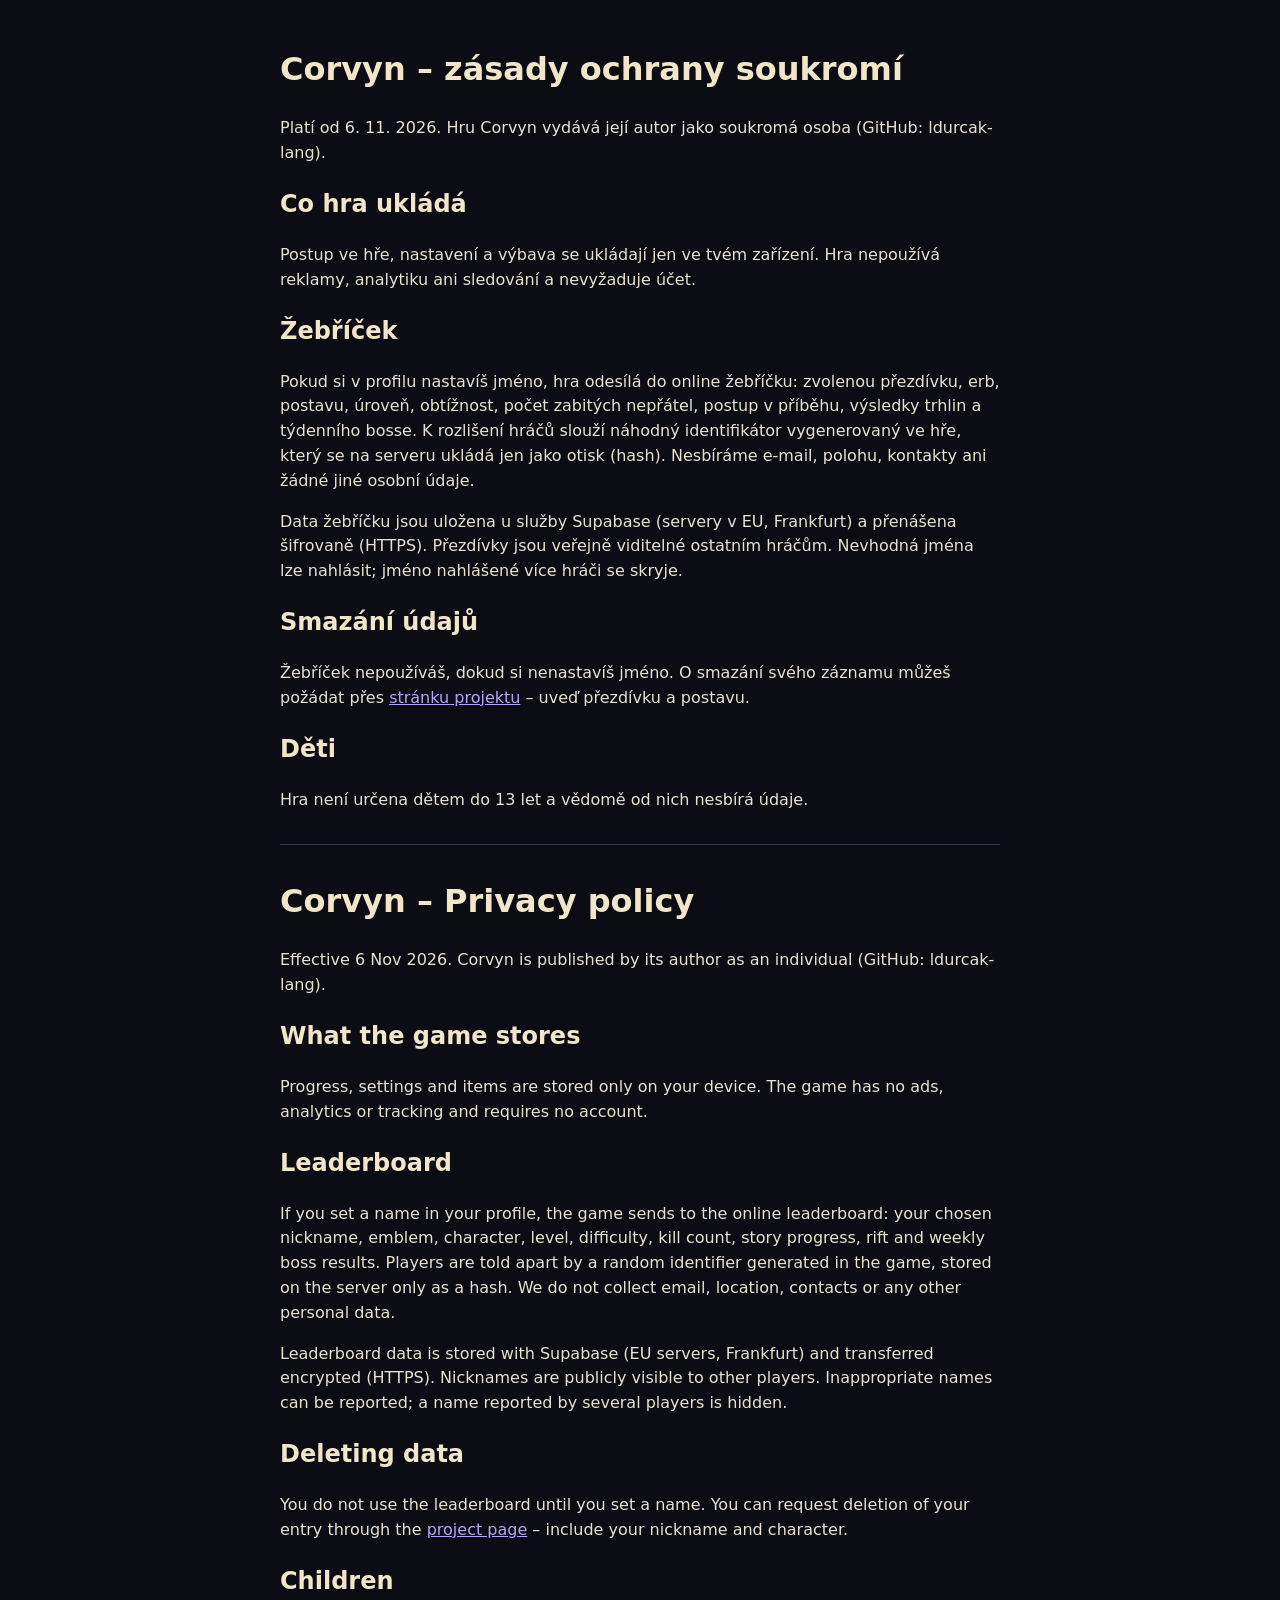
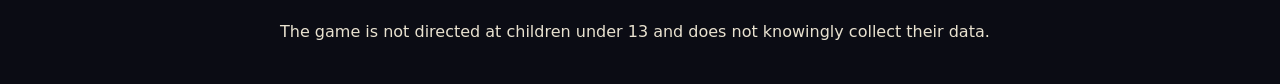
<file: site/privacy.html>
<!doctype html>
<html lang="cs"><head><meta charset="utf-8"><meta name="viewport" content="width=device-width,initial-scale=1">
<title>Corvyn – zásady ochrany soukromí / Privacy policy</title>
<style>body{font:16px/1.55 system-ui,sans-serif;max-width:720px;margin:0 auto;padding:24px 16px;background:#0b0c14;color:#e9e2d0}h1,h2{color:#f2e6c8}a{color:#b9a2ff}hr{border:0;border-top:1px solid #3a3550;margin:32px 0}</style></head>
<body>
<h1>Corvyn – zásady ochrany soukromí</h1>
<p>Platí od 6. 11. 2026. Hru Corvyn vydává její autor jako soukromá osoba (GitHub: ldurcak-lang).</p>
<h2>Co hra ukládá</h2>
<p>Postup ve hře, nastavení a výbava se ukládají jen ve tvém zařízení. Hra nepoužívá reklamy, analytiku ani sledování a nevyžaduje účet.</p>
<h2>Žebříček</h2>
<p>Pokud si v profilu nastavíš jméno, hra odesílá do online žebříčku: zvolenou přezdívku, erb, postavu, úroveň, obtížnost, počet zabitých nepřátel, postup v příběhu, výsledky trhlin a týdenního bosse. K rozlišení hráčů slouží náhodný identifikátor vygenerovaný ve hře, který se na serveru ukládá jen jako otisk (hash). Nesbíráme e-mail, polohu, kontakty ani žádné jiné osobní údaje.</p>
<p>Data žebříčku jsou uložena u služby Supabase (servery v EU, Frankfurt) a přenášena šifrovaně (HTTPS). Přezdívky jsou veřejně viditelné ostatním hráčům. Nevhodná jména lze nahlásit; jméno nahlášené více hráči se skryje.</p>
<h2>Smazání údajů</h2>
<p>Žebříček nepoužíváš, dokud si nenastavíš jméno. O smazání svého záznamu můžeš požádat přes <a href="https://github.com/ldurcak-lang/Corvyn/issues">stránku projektu</a> – uveď přezdívku a postavu.</p>
<h2>Děti</h2>
<p>Hra není určena dětem do 13 let a vědomě od nich nesbírá údaje.</p>
<hr>
<h1>Corvyn – Privacy policy</h1>
<p>Effective 6 Nov 2026. Corvyn is published by its author as an individual (GitHub: ldurcak-lang).</p>
<h2>What the game stores</h2>
<p>Progress, settings and items are stored only on your device. The game has no ads, analytics or tracking and requires no account.</p>
<h2>Leaderboard</h2>
<p>If you set a name in your profile, the game sends to the online leaderboard: your chosen nickname, emblem, character, level, difficulty, kill count, story progress, rift and weekly boss results. Players are told apart by a random identifier generated in the game, stored on the server only as a hash. We do not collect email, location, contacts or any other personal data.</p>
<p>Leaderboard data is stored with Supabase (EU servers, Frankfurt) and transferred encrypted (HTTPS). Nicknames are publicly visible to other players. Inappropriate names can be reported; a name reported by several players is hidden.</p>
<h2>Deleting data</h2>
<p>You do not use the leaderboard until you set a name. You can request deletion of your entry through the <a href="https://github.com/ldurcak-lang/Corvyn/issues">project page</a> – include your nickname and character.</p>
<h2>Children</h2>
<p>The game is not directed at children under 13 and does not knowingly collect their data.</p>
</body></html>
</file>
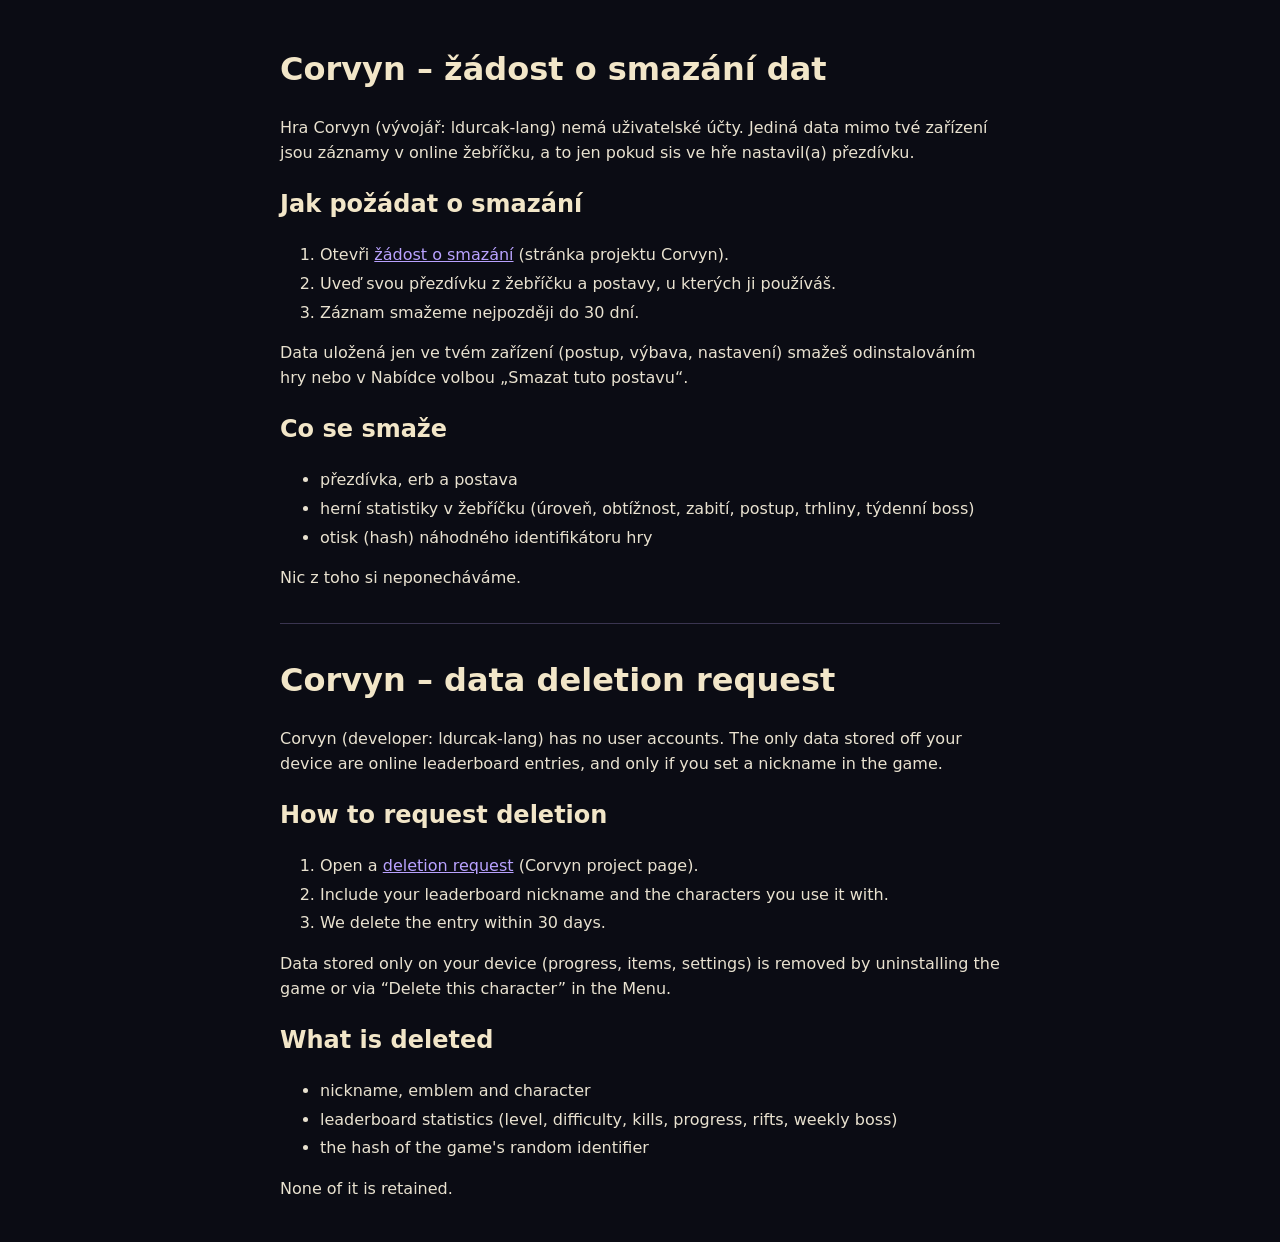
<file: site/smazani-dat.html>
<!doctype html>
<html lang="cs"><head><meta charset="utf-8"><meta name="viewport" content="width=device-width,initial-scale=1">
<title>Corvyn – smazání dat / Data deletion</title>
<style>body{font:16px/1.55 system-ui,sans-serif;max-width:720px;margin:0 auto;padding:24px 16px;background:#0b0c14;color:#e9e2d0}h1,h2{color:#f2e6c8}a{color:#b9a2ff}hr{border:0;border-top:1px solid #3a3550;margin:32px 0}li{margin:4px 0}</style></head>
<body>
<h1>Corvyn – žádost o smazání dat</h1>
<p>Hra Corvyn (vývojář: ldurcak-lang) nemá uživatelské účty. Jediná data mimo tvé zařízení jsou záznamy v online žebříčku, a to jen pokud sis ve hře nastavil(a) přezdívku.</p>
<h2>Jak požádat o smazání</h2>
<ol>
<li>Otevři <a href="https://github.com/ldurcak-lang/Corvyn/issues/new?title=Smaz%C3%A1n%C3%AD%20dat%20%C5%BEeb%C5%99%C3%AD%C4%8Dku">žádost o smazání</a> (stránka projektu Corvyn).</li>
<li>Uveď svou přezdívku z žebříčku a postavy, u kterých ji používáš.</li>
<li>Záznam smažeme nejpozději do 30 dní.</li>
</ol>
<p>Data uložená jen ve tvém zařízení (postup, výbava, nastavení) smažeš odinstalováním hry nebo v Nabídce volbou „Smazat tuto postavu“.</p>
<h2>Co se smaže</h2>
<ul><li>přezdívka, erb a postava</li><li>herní statistiky v žebříčku (úroveň, obtížnost, zabití, postup, trhliny, týdenní boss)</li><li>otisk (hash) náhodného identifikátoru hry</li></ul>
<p>Nic z toho si neponecháváme.</p>
<hr>
<h1>Corvyn – data deletion request</h1>
<p>Corvyn (developer: ldurcak-lang) has no user accounts. The only data stored off your device are online leaderboard entries, and only if you set a nickname in the game.</p>
<h2>How to request deletion</h2>
<ol>
<li>Open a <a href="https://github.com/ldurcak-lang/Corvyn/issues/new?title=Leaderboard%20data%20deletion">deletion request</a> (Corvyn project page).</li>
<li>Include your leaderboard nickname and the characters you use it with.</li>
<li>We delete the entry within 30 days.</li>
</ol>
<p>Data stored only on your device (progress, items, settings) is removed by uninstalling the game or via “Delete this character” in the Menu.</p>
<h2>What is deleted</h2>
<ul><li>nickname, emblem and character</li><li>leaderboard statistics (level, difficulty, kills, progress, rifts, weekly boss)</li><li>the hash of the game's random identifier</li></ul>
<p>None of it is retained.</p>
</body></html>
</file>
<file: site/fonts/fonts.css>
@font-face{font-family:'Grenze Gotisch';font-style:normal;font-weight:500;font-display:swap;src:url(grenze-gotisch-latin-ext-500-normal.woff2) format('woff2');unicode-range:U+0100-02BA, U+02BD-02C5, U+02C7-02CC, U+02CE-02D7, U+02DD-02FF, U+0304, U+0308, U+0329, U+1D00-1DBF, U+1E00-1E9F, U+1EF2-1EFF, U+2020, U+20A0-20AB, U+20AD-20C0, U+2113, U+2C60-2C7F, U+A720-A7FF;}
@font-face{font-family:'Grenze Gotisch';font-style:normal;font-weight:500;font-display:swap;src:url(grenze-gotisch-latin-500-normal.woff2) format('woff2');unicode-range:U+0000-00FF, U+0131, U+0152-0153, U+02BB-02BC, U+02C6, U+02DA, U+02DC, U+0304, U+0308, U+0329, U+2000-206F, U+20AC, U+2122, U+2191, U+2193, U+2212, U+2215, U+FEFF, U+FFFD;}
@font-face{font-family:'Grenze Gotisch';font-style:normal;font-weight:700;font-display:swap;src:url(grenze-gotisch-latin-ext-700-normal.woff2) format('woff2');unicode-range:U+0100-02BA, U+02BD-02C5, U+02C7-02CC, U+02CE-02D7, U+02DD-02FF, U+0304, U+0308, U+0329, U+1D00-1DBF, U+1E00-1E9F, U+1EF2-1EFF, U+2020, U+20A0-20AB, U+20AD-20C0, U+2113, U+2C60-2C7F, U+A720-A7FF;}
@font-face{font-family:'Grenze Gotisch';font-style:normal;font-weight:700;font-display:swap;src:url(grenze-gotisch-latin-700-normal.woff2) format('woff2');unicode-range:U+0000-00FF, U+0131, U+0152-0153, U+02BB-02BC, U+02C6, U+02DA, U+02DC, U+0304, U+0308, U+0329, U+2000-206F, U+20AC, U+2122, U+2191, U+2193, U+2212, U+2215, U+FEFF, U+FFFD;}
@font-face{font-family:'Alegreya Sans';font-style:normal;font-weight:400;font-display:swap;src:url(alegreya-sans-latin-ext-400-normal.woff2) format('woff2');unicode-range:U+0100-02BA, U+02BD-02C5, U+02C7-02CC, U+02CE-02D7, U+02DD-02FF, U+0304, U+0308, U+0329, U+1D00-1DBF, U+1E00-1E9F, U+1EF2-1EFF, U+2020, U+20A0-20AB, U+20AD-20C0, U+2113, U+2C60-2C7F, U+A720-A7FF;}
@font-face{font-family:'Alegreya Sans';font-style:normal;font-weight:400;font-display:swap;src:url(alegreya-sans-latin-400-normal.woff2) format('woff2');unicode-range:U+0000-00FF, U+0131, U+0152-0153, U+02BB-02BC, U+02C6, U+02DA, U+02DC, U+0304, U+0308, U+0329, U+2000-206F, U+20AC, U+2122, U+2191, U+2193, U+2212, U+2215, U+FEFF, U+FFFD;}
@font-face{font-family:'Alegreya Sans';font-style:normal;font-weight:500;font-display:swap;src:url(alegreya-sans-latin-ext-500-normal.woff2) format('woff2');unicode-range:U+0100-02BA, U+02BD-02C5, U+02C7-02CC, U+02CE-02D7, U+02DD-02FF, U+0304, U+0308, U+0329, U+1D00-1DBF, U+1E00-1E9F, U+1EF2-1EFF, U+2020, U+20A0-20AB, U+20AD-20C0, U+2113, U+2C60-2C7F, U+A720-A7FF;}
@font-face{font-family:'Alegreya Sans';font-style:normal;font-weight:500;font-display:swap;src:url(alegreya-sans-latin-500-normal.woff2) format('woff2');unicode-range:U+0000-00FF, U+0131, U+0152-0153, U+02BB-02BC, U+02C6, U+02DA, U+02DC, U+0304, U+0308, U+0329, U+2000-206F, U+20AC, U+2122, U+2191, U+2193, U+2212, U+2215, U+FEFF, U+FFFD;}
@font-face{font-family:'Alegreya Sans';font-style:normal;font-weight:700;font-display:swap;src:url(alegreya-sans-latin-ext-700-normal.woff2) format('woff2');unicode-range:U+0100-02BA, U+02BD-02C5, U+02C7-02CC, U+02CE-02D7, U+02DD-02FF, U+0304, U+0308, U+0329, U+1D00-1DBF, U+1E00-1E9F, U+1EF2-1EFF, U+2020, U+20A0-20AB, U+20AD-20C0, U+2113, U+2C60-2C7F, U+A720-A7FF;}
@font-face{font-family:'Alegreya Sans';font-style:normal;font-weight:700;font-display:swap;src:url(alegreya-sans-latin-700-normal.woff2) format('woff2');unicode-range:U+0000-00FF, U+0131, U+0152-0153, U+02BB-02BC, U+02C6, U+02DA, U+02DC, U+0304, U+0308, U+0329, U+2000-206F, U+20AC, U+2122, U+2191, U+2193, U+2212, U+2215, U+FEFF, U+FFFD;}
@font-face{font-family:'Alegreya Sans SC';font-style:normal;font-weight:500;font-display:swap;src:url(alegreya-sans-sc-latin-ext-500-normal.woff2) format('woff2');unicode-range:U+0100-02BA, U+02BD-02C5, U+02C7-02CC, U+02CE-02D7, U+02DD-02FF, U+0304, U+0308, U+0329, U+1D00-1DBF, U+1E00-1E9F, U+1EF2-1EFF, U+2020, U+20A0-20AB, U+20AD-20C0, U+2113, U+2C60-2C7F, U+A720-A7FF;}
@font-face{font-family:'Alegreya Sans SC';font-style:normal;font-weight:500;font-display:swap;src:url(alegreya-sans-sc-latin-500-normal.woff2) format('woff2');unicode-range:U+0000-00FF, U+0131, U+0152-0153, U+02BB-02BC, U+02C6, U+02DA, U+02DC, U+0304, U+0308, U+0329, U+2000-206F, U+20AC, U+2122, U+2191, U+2193, U+2212, U+2215, U+FEFF, U+FFFD;}
@font-face{font-family:'Alegreya Sans SC';font-style:normal;font-weight:700;font-display:swap;src:url(alegreya-sans-sc-latin-ext-700-normal.woff2) format('woff2');unicode-range:U+0100-02BA, U+02BD-02C5, U+02C7-02CC, U+02CE-02D7, U+02DD-02FF, U+0304, U+0308, U+0329, U+1D00-1DBF, U+1E00-1E9F, U+1EF2-1EFF, U+2020, U+20A0-20AB, U+20AD-20C0, U+2113, U+2C60-2C7F, U+A720-A7FF;}
@font-face{font-family:'Alegreya Sans SC';font-style:normal;font-weight:700;font-display:swap;src:url(alegreya-sans-sc-latin-700-normal.woff2) format('woff2');unicode-range:U+0000-00FF, U+0131, U+0152-0153, U+02BB-02BC, U+02C6, U+02DA, U+02DC, U+0304, U+0308, U+0329, U+2000-206F, U+20AC, U+2122, U+2191, U+2193, U+2212, U+2215, U+FEFF, U+FFFD;}
</file>
